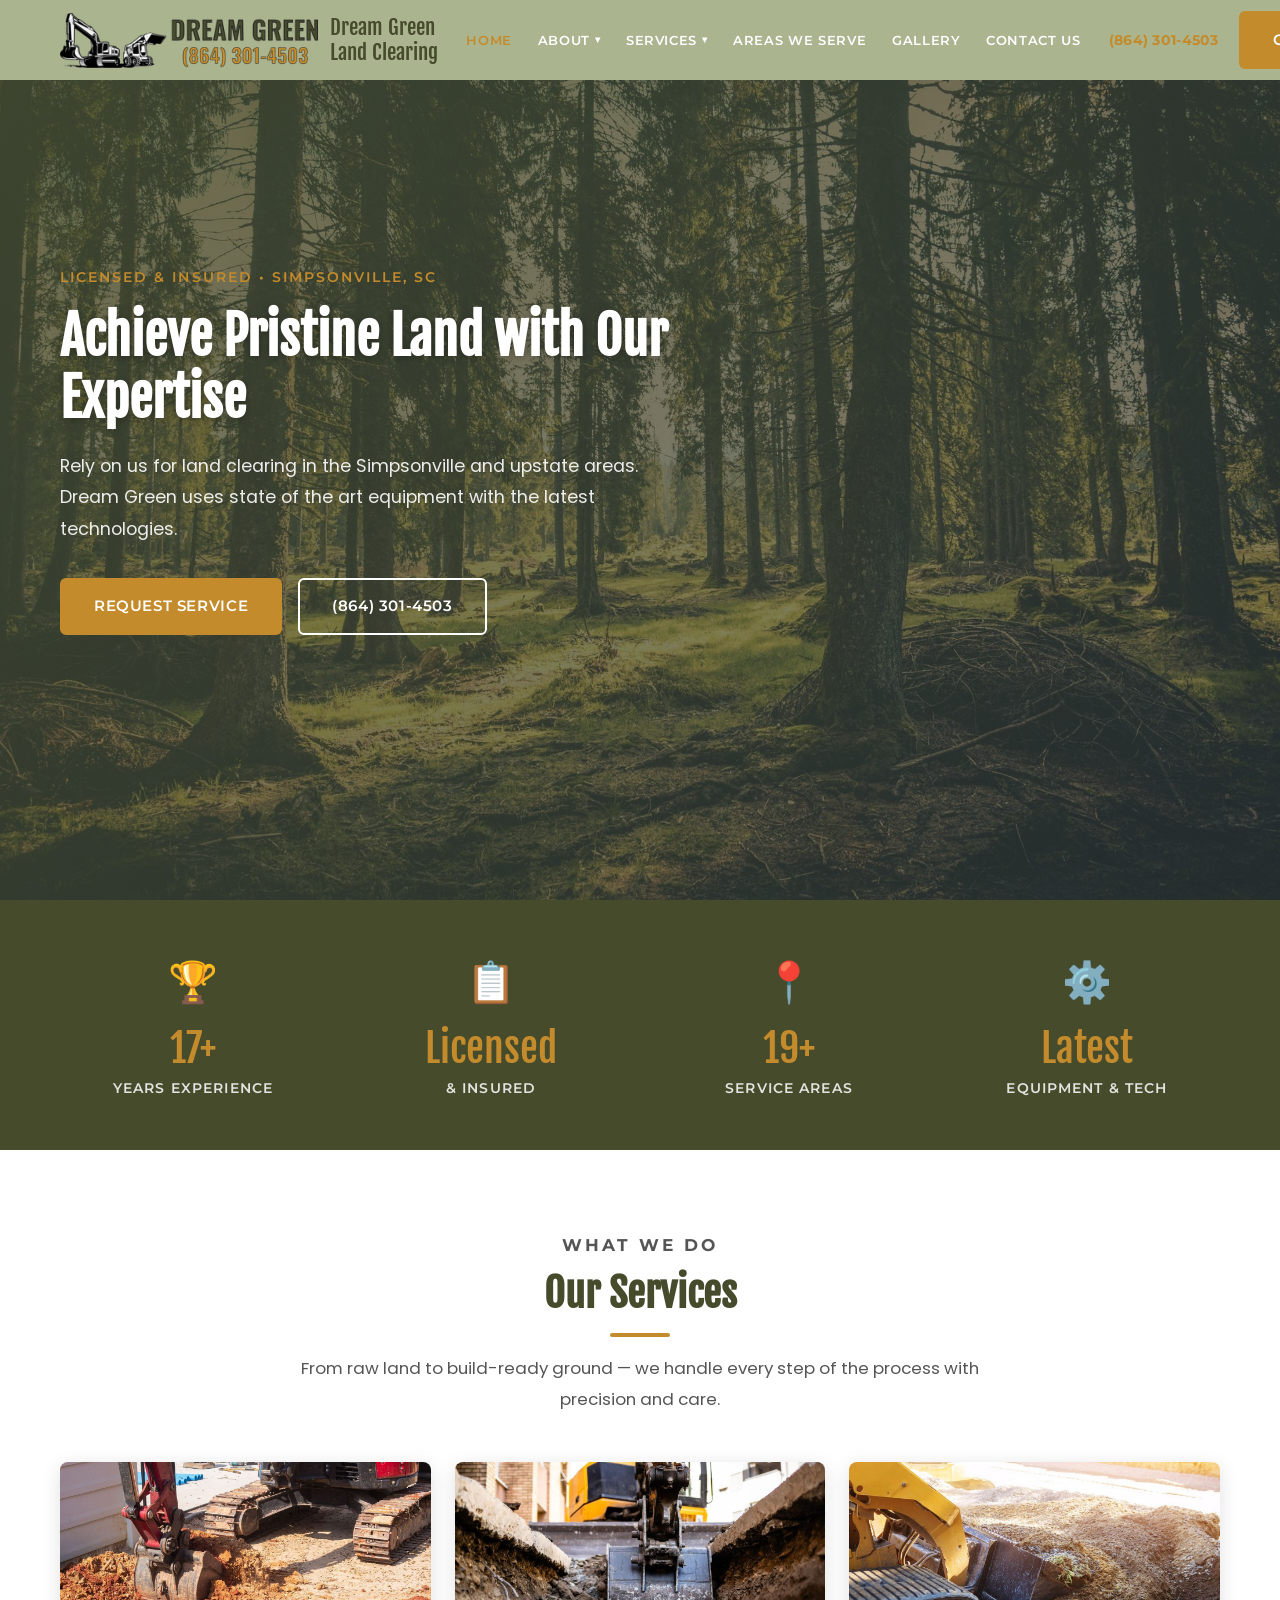
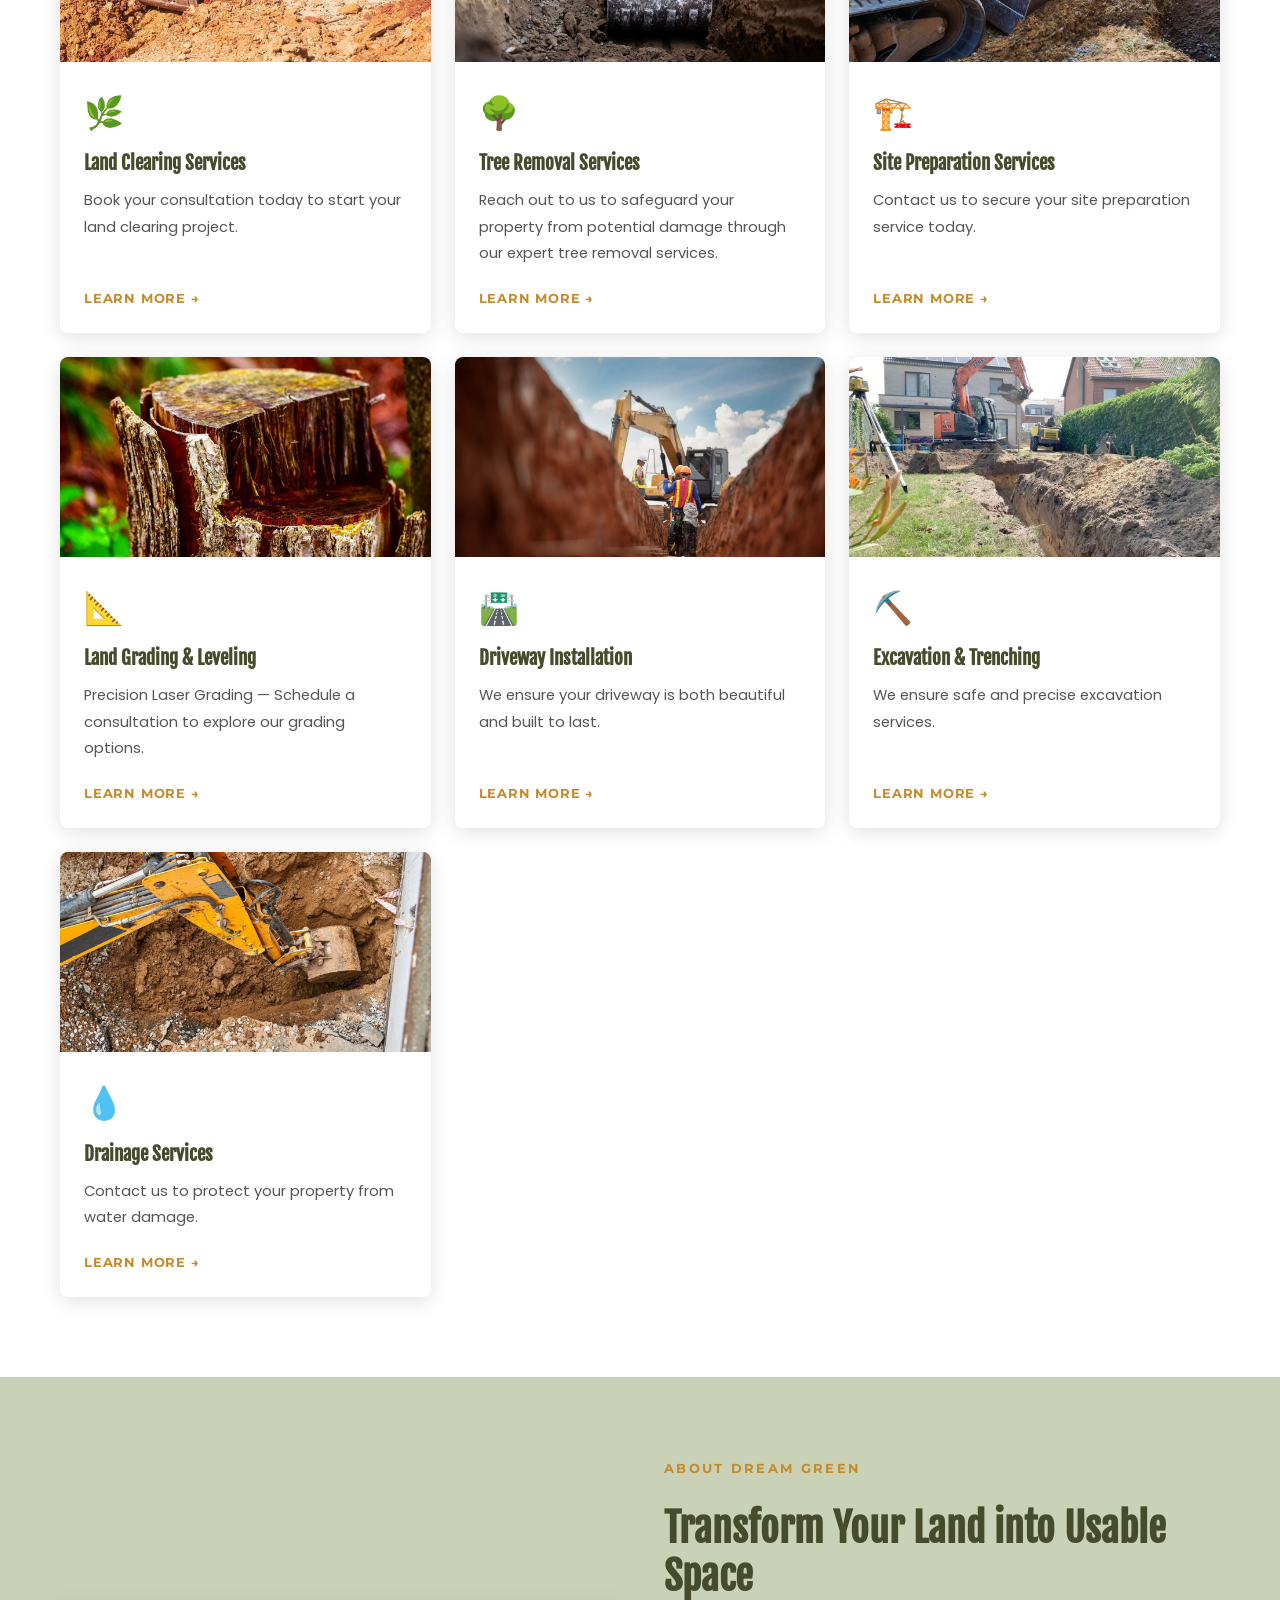
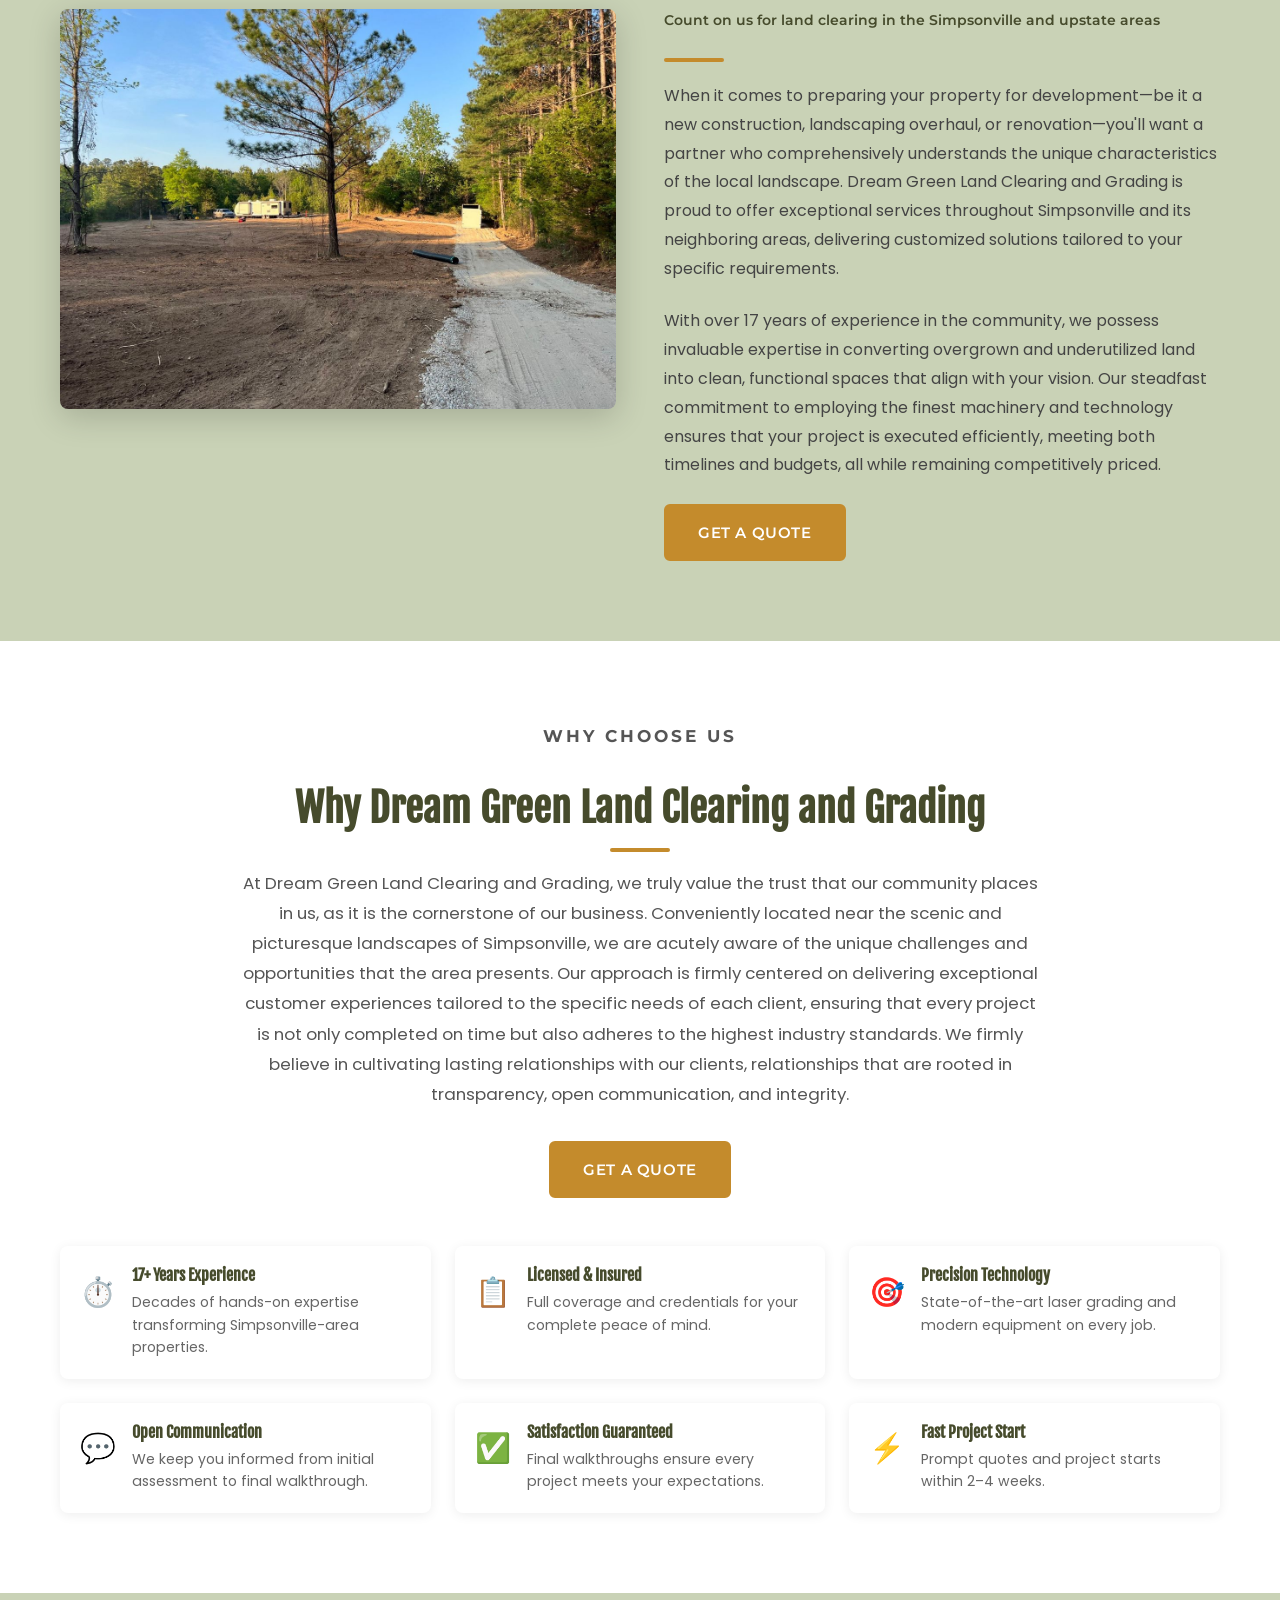
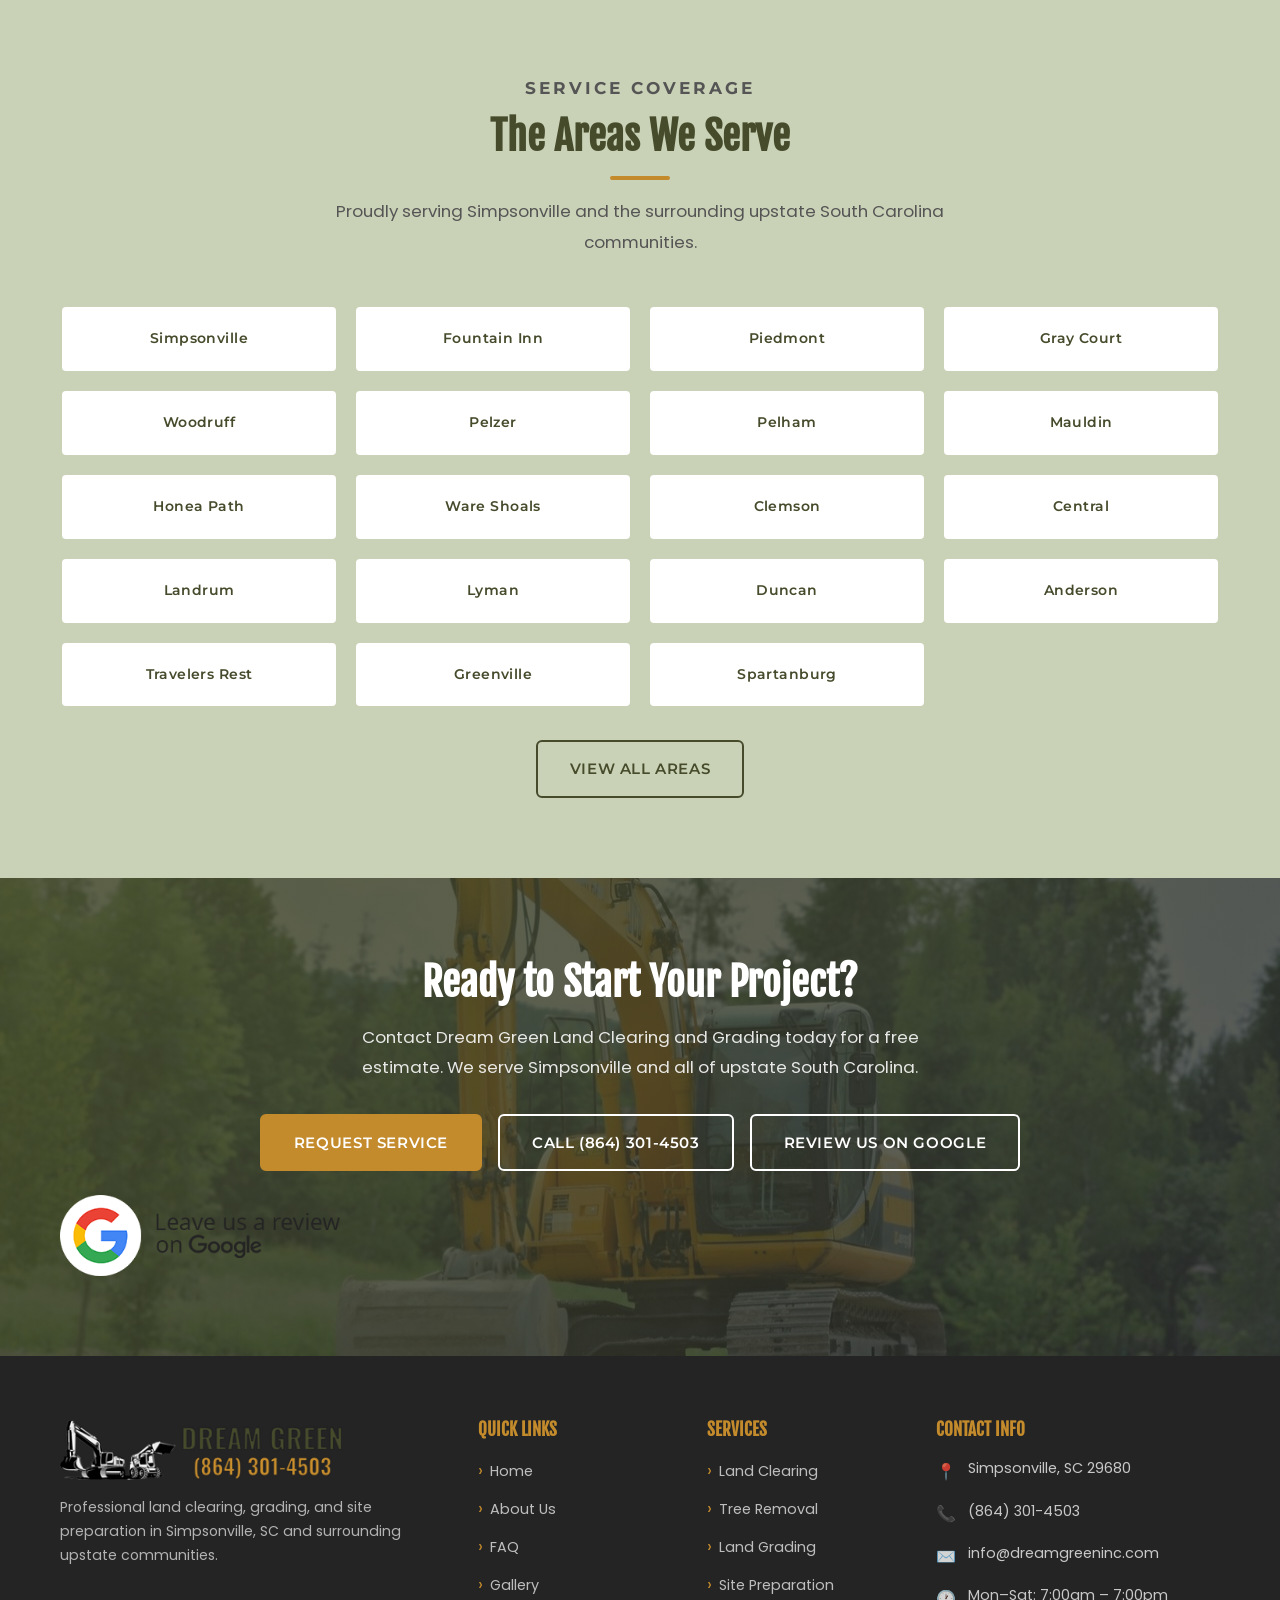
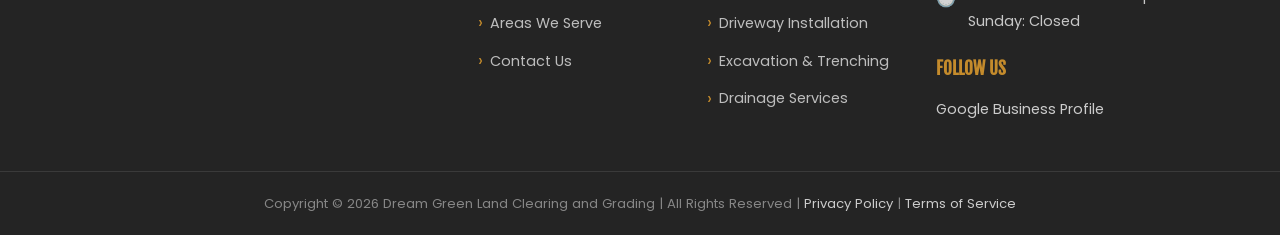
<file: index.html>
<!DOCTYPE html>
<html lang="en">
<head>
  <meta charset="UTF-8">
  <meta name="viewport" content="width=device-width, initial-scale=1.0">
  <title>Land Clearing | Dream Green Land Clearing and Grading</title>
  <meta name="description" content="Prepare your land for development with expert clearing & grading services. Start your project today!">
  <meta name="keywords" content="land clearing, grading, tree removal, site preparation, Simpsonville SC, upstate South Carolina, excavation, drainage">
  <link rel="canonical" href="https://www.dreamgreeninc.com/">

  <!-- Open Graph -->
  <meta property="og:type" content="website">
  <meta property="og:url" content="https://www.dreamgreeninc.com/">
  <meta property="og:title" content="Land Clearing | Dream Green Land Clearing and Grading">
  <meta property="og:description" content="Prepare your land for development with expert clearing & grading services. Start your project today!">
  <meta property="og:image" content="https://www.dreamgreeninc.com/images/pexels-photo-418831-1920w.jpeg">
  <meta property="og:site_name" content="Dream Green Land Clearing and Grading">

  <!-- Twitter Card -->
  <meta name="twitter:card" content="summary_large_image">
  <meta name="twitter:title" content="Land Clearing | Dream Green Land Clearing and Grading">
  <meta name="twitter:description" content="Prepare your land for development with expert clearing & grading services.">
  <meta name="twitter:image" content="https://www.dreamgreeninc.com/images/pexels-photo-418831-1920w.jpeg">

  <link rel="stylesheet" href="css/styles.css">

  <!-- Schema.org LocalBusiness -->
  <script type="application/ld+json">
  {
    "@context": "https://schema.org",
    "@type": "LocalBusiness",
    "name": "Dream Green Land Clearing and Grading",
    "description": "Professional land clearing, grading, tree removal, site preparation, excavation, and drainage services in Simpsonville, SC.",
    "url": "https://www.dreamgreeninc.com",
    "telephone": "+18643014503",
    "email": "info@dreamgreeninc.com",
    "address": {
      "@type": "PostalAddress",
      "addressLocality": "Simpsonville",
      "addressRegion": "SC",
      "postalCode": "29680",
      "addressCountry": "US"
    },
    "openingHoursSpecification": [
      {
        "@type": "OpeningHoursSpecification",
        "dayOfWeek": ["Monday","Tuesday","Wednesday","Thursday","Friday","Saturday"],
        "opens": "07:00",
        "closes": "19:00"
      }
    ],
    "hasMap": "https://maps.google.com/?q=Simpsonville,SC",
    "areaServed": ["Simpsonville","Greenville","Spartanburg","Mauldin","Fountain Inn","Piedmont","Anderson","Travelers Rest"],
    "sameAs": ["https://maps.app.goo.gl/QSWHWX5jcNX4MvyX7"]
  }
  </script>

  <!-- Google Analytics -->
  <script async src="https://www.googletagmanager.com/gtag/js?id=G-PLACEHOLDER"></script>
  <script>
    window.dataLayer = window.dataLayer || [];
    function gtag(){dataLayer.push(arguments);}
    gtag('js', new Date());
    gtag('config', 'G-PLACEHOLDER');
  </script>
</head>
<body>

  <a class="skip-link" href="#main">Skip to main content</a>

  <!-- ============================================================
       HEADER
  ============================================================ -->
  <header class="site-header" id="siteHeader">
    <div class="container">
      <div class="header-inner">
        <a href="index.html" class="header-logo" aria-label="Dream Green Land Clearing and Grading — Home">
          <img src="images/Temp%20Logo-306w.png" alt="Dream Green Land Clearing and Grading logo" width="60" height="55">
          <span>Dream Green<br>Land Clearing</span>
        </a>

        <nav class="main-nav" aria-label="Main navigation">
          <ul class="nav-list" role="list">
            <li class="nav-item"><a href="index.html" class="nav-link active">Home</a></li>
            <li class="nav-item">
              <a href="about.html" class="nav-link" aria-haspopup="true">About <span class="arrow">▾</span></a>
              <ul class="dropdown-menu" role="list">
                <li><a href="about.html">About Us</a></li>
                <li><a href="faq.html">FAQ</a></li>
              </ul>
            </li>
            <li class="nav-item">
              <a href="#services" class="nav-link" aria-haspopup="true">Services <span class="arrow">▾</span></a>
              <ul class="dropdown-menu" role="list">
                <li><a href="services/land-clearing.html">Land Clearing Services</a></li>
                <li><a href="services/tree-removal.html">Tree Removal Services</a></li>
                <li><a href="services/land-grading.html">Land Grading &amp; Leveling</a></li>
                <li><a href="services/site-preparation.html">Site Preparation</a></li>
                <li><a href="services/driveway-installation.html">Driveway Installation</a></li>
                <li><a href="services/excavation-trenching.html">Excavation &amp; Trenching</a></li>
                <li><a href="services/drainage.html">Drainage Services</a></li>
              </ul>
            </li>
            <li class="nav-item"><a href="areas-we-serve.html" class="nav-link">Areas We Serve</a></li>
            <li class="nav-item"><a href="gallery.html" class="nav-link">Gallery</a></li>
            <li class="nav-item"><a href="contact.html" class="nav-link">Contact Us</a></li>
          </ul>
        </nav>

        <div class="header-cta">
          <a href="tel:+18643014503" class="header-phone" aria-label="Call us at (864) 301-4503">(864) 301-4503</a>
          <a href="contact.html" class="btn btn-primary">Get a Quote</a>
        </div>

        <button class="hamburger" id="hamburger" aria-label="Toggle mobile navigation" aria-expanded="false" aria-controls="mobileNav">
          <span></span><span></span><span></span>
        </button>
      </div>
    </div>
  </header>

  <!-- Mobile Nav -->
  <nav class="mobile-nav" id="mobileNav" aria-label="Mobile navigation">
    <ul class="mobile-nav-list" role="list">
      <li><a href="index.html" class="mobile-nav-link">Home</a></li>
      <li>
        <button class="mobile-nav-link mobile-nav-toggle" data-submenu="mobileAbout" aria-expanded="false">
          About <span class="submenu-arrow">›</span>
        </button>
        <div class="mobile-submenu" id="mobileAbout">
          <a href="about.html">About Us</a>
          <a href="faq.html">FAQ</a>
        </div>
      </li>
      <li>
        <button class="mobile-nav-link mobile-nav-toggle" data-submenu="mobileServices" aria-expanded="false">
          Services <span class="submenu-arrow">›</span>
        </button>
        <div class="mobile-submenu" id="mobileServices">
          <a href="services/land-clearing.html">Land Clearing</a>
          <a href="services/tree-removal.html">Tree Removal</a>
          <a href="services/land-grading.html">Land Grading &amp; Leveling</a>
          <a href="services/site-preparation.html">Site Preparation</a>
          <a href="services/driveway-installation.html">Driveway Installation</a>
          <a href="services/excavation-trenching.html">Excavation &amp; Trenching</a>
          <a href="services/drainage.html">Drainage Services</a>
        </div>
      </li>
      <li><a href="areas-we-serve.html" class="mobile-nav-link">Areas We Serve</a></li>
      <li><a href="gallery.html" class="mobile-nav-link">Gallery</a></li>
      <li><a href="contact.html" class="mobile-nav-link">Contact Us</a></li>
    </ul>
    <a href="tel:+18643014503" class="mobile-nav-phone">(864) 301-4503</a>
  </nav>

  <!-- ============================================================
       MAIN
  ============================================================ -->
  <main id="main">

    <!-- Hero -->
    <section class="hero" style="background-image: url('images/pexels-photo-418831-1920w.jpeg');" aria-label="Hero">
      <div class="container">
        <div class="hero-content">
          <p class="hero-eyebrow">Licensed &amp; Insured • Simpsonville, SC</p>
          <h1>Achieve Pristine Land with Our Expertise</h1>
          <p class="hero-sub">Rely on us for land clearing in the Simpsonville and upstate areas. Dream Green uses state of the art equipment with the latest technologies.</p>
          <div class="hero-actions">
            <a href="contact.html" class="btn btn-primary">Request Service</a>
            <a href="tel:+18643014503" class="btn btn-outline">(864) 301-4503</a>
          </div>
        </div>
      </div>
    </section>

    <!-- Trust Bar -->
    <div class="trust-bar" aria-label="Company highlights">
      <div class="container">
        <div class="trust-grid">
          <div class="trust-item">
            <span class="trust-icon">🏆</span>
            <span class="trust-number">17+</span>
            <span class="trust-label">Years Experience</span>
          </div>
          <div class="trust-item">
            <span class="trust-icon">📋</span>
            <span class="trust-number">Licensed</span>
            <span class="trust-label">&amp; Insured</span>
          </div>
          <div class="trust-item">
            <span class="trust-icon">📍</span>
            <span class="trust-number">19+</span>
            <span class="trust-label">Service Areas</span>
          </div>
          <div class="trust-item">
            <span class="trust-icon">⚙️</span>
            <span class="trust-number">Latest</span>
            <span class="trust-label">Equipment &amp; Tech</span>
          </div>
        </div>
      </div>
    </div>

    <!-- Services Grid -->
    <section class="section-padding" id="services" aria-labelledby="services-heading">
      <div class="container">
        <div class="section-header text-center">
          <p class="section-eyebrow">What We Do</p>
          <h2 id="services-heading">Our Services</h2>
          <div class="divider center"></div>
          <p>From raw land to build-ready ground — we handle every step of the process with precision and care.</p>
        </div>
        <div class="services-grid">

          <article class="service-card">
            <img class="service-card-img" src="images/shutterstock_2576425903-min-1280w.jpg" alt="Land clearing equipment working on overgrown land in Simpsonville SC" loading="lazy">
            <div class="service-card-body">
              <div class="service-card-icon">🌿</div>
              <h3>Land Clearing Services</h3>
              <p>Book your consultation today to start your land clearing project.</p>
              <a href="services/land-clearing.html" class="card-link">Learn More →</a>
            </div>
          </article>

          <article class="service-card">
            <img class="service-card-img" src="images/shutterstock_2501365397-min-1280w.jpg" alt="Professional tree removal service in Simpsonville SC" loading="lazy">
            <div class="service-card-body">
              <div class="service-card-icon">🌳</div>
              <h3>Tree Removal Services</h3>
              <p>Reach out to us to safeguard your property from potential damage through our expert tree removal services.</p>
              <a href="services/tree-removal.html" class="card-link">Learn More →</a>
            </div>
          </article>

          <article class="service-card">
            <img class="service-card-img" src="images/shutterstock_1499767541-min-1280w.jpg" alt="Site preparation services for construction in Simpsonville SC" loading="lazy">
            <div class="service-card-body">
              <div class="service-card-icon">🏗️</div>
              <h3>Site Preparation Services</h3>
              <p>Contact us to secure your site preparation service today.</p>
              <a href="services/site-preparation.html" class="card-link">Learn More →</a>
            </div>
          </article>

          <article class="service-card">
            <img class="service-card-img" src="images/pexels-photo-905614-1280w.jpeg" alt="Precision laser land grading and leveling in Simpsonville SC" loading="lazy">
            <div class="service-card-body">
              <div class="service-card-icon">📐</div>
              <h3>Land Grading &amp; Leveling</h3>
              <p>Precision Laser Grading — Schedule a consultation to explore our grading options.</p>
              <a href="services/land-grading.html" class="card-link">Learn More →</a>
            </div>
          </article>

          <article class="service-card">
            <img class="service-card-img" src="images/shutterstock_1163120776-min-1280w.jpg" alt="Driveway installation services in Simpsonville SC" loading="lazy">
            <div class="service-card-body">
              <div class="service-card-icon">🛣️</div>
              <h3>Driveway Installation</h3>
              <p>We ensure your driveway is both beautiful and built to last.</p>
              <a href="services/driveway-installation.html" class="card-link">Learn More →</a>
            </div>
          </article>

          <article class="service-card">
            <img class="service-card-img" src="images/construction-construction-machinery-digger-digging-4702559.v2.0000000-1280w.jpg" alt="Excavation and trenching services in Simpsonville SC" loading="lazy">
            <div class="service-card-body">
              <div class="service-card-icon">⛏️</div>
              <h3>Excavation &amp; Trenching</h3>
              <p>We ensure safe and precise excavation services.</p>
              <a href="services/excavation-trenching.html" class="card-link">Learn More →</a>
            </div>
          </article>

          <article class="service-card">
            <img class="service-card-img" src="images/shutterstock_1994349899%20(1)-min-1280w.jpg" alt="Drainage solutions and French drain installation in Simpsonville SC" loading="lazy">
            <div class="service-card-body">
              <div class="service-card-icon">💧</div>
              <h3>Drainage Services</h3>
              <p>Contact us to protect your property from water damage.</p>
              <a href="services/drainage.html" class="card-link">Learn More →</a>
            </div>
          </article>

        </div>
      </div>
    </section>

    <!-- About Section -->
    <section class="section-padding bg-pale" aria-labelledby="about-heading">
      <div class="container">
        <div class="two-col">
          <div class="two-col-img">
            <img src="images/land-clearing-excavator-simpsonville-sc-1280w.jpg" alt="Dream Green land clearing crew working on a project in Simpsonville SC" loading="lazy">
          </div>
          <div class="two-col-content">
            <p class="section-eyebrow">About Dream Green</p>
            <h2 id="about-heading">Transform Your Land into Usable Space</h2>
            <p class="text-primary" style="font-family: var(--font-nav); font-size: 0.9rem; font-weight: 600;">Count on us for land clearing in the Simpsonville and upstate areas</p>
            <div class="divider"></div>
            <p>When it comes to preparing your property for development—be it a new construction, landscaping overhaul, or renovation—you'll want a partner who comprehensively understands the unique characteristics of the local landscape. Dream Green Land Clearing and Grading is proud to offer exceptional services throughout Simpsonville and its neighboring areas, delivering customized solutions tailored to your specific requirements.</p>
            <p>With over 17 years of experience in the community, we possess invaluable expertise in converting overgrown and underutilized land into clean, functional spaces that align with your vision. Our steadfast commitment to employing the finest machinery and technology ensures that your project is executed efficiently, meeting both timelines and budgets, all while remaining competitively priced.</p>
            <a href="contact.html" class="btn btn-primary-dark">Get a Quote</a>
          </div>
        </div>
      </div>
    </section>

    <!-- Why Choose Us -->
    <section class="section-padding" aria-labelledby="why-heading">
      <div class="container">
        <div class="why-content">
          <p class="section-eyebrow">Why Choose Us</p>
          <h2 id="why-heading">Why Dream Green Land Clearing and Grading</h2>
          <div class="divider center"></div>
          <p>At Dream Green Land Clearing and Grading, we truly value the trust that our community places in us, as it is the cornerstone of our business. Conveniently located near the scenic and picturesque landscapes of Simpsonville, we are acutely aware of the unique challenges and opportunities that the area presents. Our approach is firmly centered on delivering exceptional customer experiences tailored to the specific needs of each client, ensuring that every project is not only completed on time but also adheres to the highest industry standards. We firmly believe in cultivating lasting relationships with our clients, relationships that are rooted in transparency, open communication, and integrity.</p>
          <a href="contact.html" class="btn btn-primary-dark">Get a Quote</a>
        </div>
        <div class="features-grid">
          <div class="feature-item">
            <span class="feature-icon">⏱️</span>
            <div>
              <h4>17+ Years Experience</h4>
              <p>Decades of hands-on expertise transforming Simpsonville-area properties.</p>
            </div>
          </div>
          <div class="feature-item">
            <span class="feature-icon">📋</span>
            <div>
              <h4>Licensed &amp; Insured</h4>
              <p>Full coverage and credentials for your complete peace of mind.</p>
            </div>
          </div>
          <div class="feature-item">
            <span class="feature-icon">🎯</span>
            <div>
              <h4>Precision Technology</h4>
              <p>State-of-the-art laser grading and modern equipment on every job.</p>
            </div>
          </div>
          <div class="feature-item">
            <span class="feature-icon">💬</span>
            <div>
              <h4>Open Communication</h4>
              <p>We keep you informed from initial assessment to final walkthrough.</p>
            </div>
          </div>
          <div class="feature-item">
            <span class="feature-icon">✅</span>
            <div>
              <h4>Satisfaction Guaranteed</h4>
              <p>Final walkthroughs ensure every project meets your expectations.</p>
            </div>
          </div>
          <div class="feature-item">
            <span class="feature-icon">⚡</span>
            <div>
              <h4>Fast Project Start</h4>
              <p>Prompt quotes and project starts within 2–4 weeks.</p>
            </div>
          </div>
        </div>
      </div>
    </section>

    <!-- Areas We Serve Preview -->
    <section class="section-padding bg-pale" aria-labelledby="areas-heading">
      <div class="container">
        <div class="section-header text-center">
          <p class="section-eyebrow">Service Coverage</p>
          <h2 id="areas-heading">The Areas We Serve</h2>
          <div class="divider center"></div>
          <p>Proudly serving Simpsonville and the surrounding upstate South Carolina communities.</p>
        </div>
        <div class="areas-grid">
          <div class="area-card">Simpsonville</div>
          <div class="area-card">Fountain Inn</div>
          <div class="area-card">Piedmont</div>
          <div class="area-card">Gray Court</div>
          <div class="area-card">Woodruff</div>
          <div class="area-card">Pelzer</div>
          <div class="area-card">Pelham</div>
          <div class="area-card">Mauldin</div>
          <div class="area-card">Honea Path</div>
          <div class="area-card">Ware Shoals</div>
          <div class="area-card">Clemson</div>
          <div class="area-card">Central</div>
          <div class="area-card">Landrum</div>
          <div class="area-card">Lyman</div>
          <div class="area-card">Duncan</div>
          <div class="area-card">Anderson</div>
          <div class="area-card">Travelers Rest</div>
          <div class="area-card">Greenville</div>
          <div class="area-card">Spartanburg</div>
        </div>
        <div class="text-center" style="margin-top: 2rem;">
          <a href="areas-we-serve.html" class="btn btn-outline-dark">View All Areas</a>
        </div>
      </div>
    </section>

    <!-- CTA Banner -->
    <section class="cta-banner" style="background-image: url('images/pexels-photo-95687-1280w.jpeg');" aria-label="Call to action">
      <div class="container">
        <h2>Ready to Start Your Project?</h2>
        <p>Contact Dream Green Land Clearing and Grading today for a free estimate. We serve Simpsonville and all of upstate South Carolina.</p>
        <div style="display: flex; gap: 1rem; justify-content: center; flex-wrap: wrap; align-items: center;">
          <a href="contact.html" class="btn btn-primary">Request Service</a>
          <a href="tel:+18643014503" class="btn btn-outline">Call (864) 301-4503</a>
          <a href="https://maps.app.goo.gl/QSWHWX5jcNX4MvyX7" target="_blank" rel="noopener noreferrer" class="btn btn-outline" style="border-color: #fff;">Review Us on Google</a>
        </div>
        <div style="margin-top: 1.5rem;">
          <a href="https://maps.app.goo.gl/QSWHWX5jcNX4MvyX7" target="_blank" rel="noopener noreferrer">
            <img src="images/click-to-leave-review-small2-1280w.png" alt="Click to leave a review on Google for Dream Green Land Clearing" style="max-width: 280px; border-radius: 8px;">
          </a>
        </div>
      </div>
    </section>

  </main>

  <!-- ============================================================
       FOOTER
  ============================================================ -->
  <footer class="site-footer" aria-label="Site footer">
    <div class="container">
      <div class="footer-grid">
        <div class="footer-brand">
          <img src="images/Temp%20Logo-306w.png" alt="Dream Green Land Clearing and Grading logo">
          <p>Professional land clearing, grading, and site preparation in Simpsonville, SC and surrounding upstate communities.</p>
        </div>
        <div class="footer-section">
          <h4>Quick Links</h4>
          <nav class="footer-links" aria-label="Footer navigation">
            <a href="index.html">Home</a>
            <a href="about.html">About Us</a>
            <a href="faq.html">FAQ</a>
            <a href="gallery.html">Gallery</a>
            <a href="areas-we-serve.html">Areas We Serve</a>
            <a href="contact.html">Contact Us</a>
          </nav>
        </div>
        <div class="footer-section">
          <h4>Services</h4>
          <nav class="footer-links" aria-label="Services navigation">
            <a href="services/land-clearing.html">Land Clearing</a>
            <a href="services/tree-removal.html">Tree Removal</a>
            <a href="services/land-grading.html">Land Grading</a>
            <a href="services/site-preparation.html">Site Preparation</a>
            <a href="services/driveway-installation.html">Driveway Installation</a>
            <a href="services/excavation-trenching.html">Excavation &amp; Trenching</a>
            <a href="services/drainage.html">Drainage Services</a>
          </nav>
        </div>
        <div class="footer-section">
          <h4>Contact Info</h4>
          <div class="footer-contact-item">
            <span>📍</span>
            <p>Simpsonville, SC 29680</p>
          </div>
          <div class="footer-contact-item">
            <span>📞</span>
            <a href="tel:+18643014503">(864) 301-4503</a>
          </div>
          <div class="footer-contact-item">
            <span>✉️</span>
            <a href="mailto:info@dreamgreeninc.com">info@dreamgreeninc.com</a>
          </div>
          <div class="footer-contact-item">
            <span>🕐</span>
            <p>Mon–Sat: 7:00am – 7:00pm<br>Sunday: Closed</p>
          </div>
          <h4 style="margin-top: 1.5rem;">Follow Us</h4>
          <a href="https://maps.app.goo.gl/QSWHWX5jcNX4MvyX7" target="_blank" rel="noopener noreferrer" style="color: #ccc; text-decoration: none; font-size: 0.9rem;">Google Business Profile</a>
        </div>
      </div>
    </div>
    <div class="footer-bottom">
      <div class="container">
        <p>Copyright &copy; <span id="year"></span> Dream Green Land Clearing and Grading | All Rights Reserved | <a href="privacy-policy.html" style="color: #ccc;">Privacy Policy</a> | <a href="terms-of-service.html" style="color: #ccc;">Terms of Service</a></p>
      </div>
    </div>
  </footer>

  <script src="js/main.js"></script>
  <script>document.getElementById('year').textContent = new Date().getFullYear();</script>
</body>
</html>
</file>
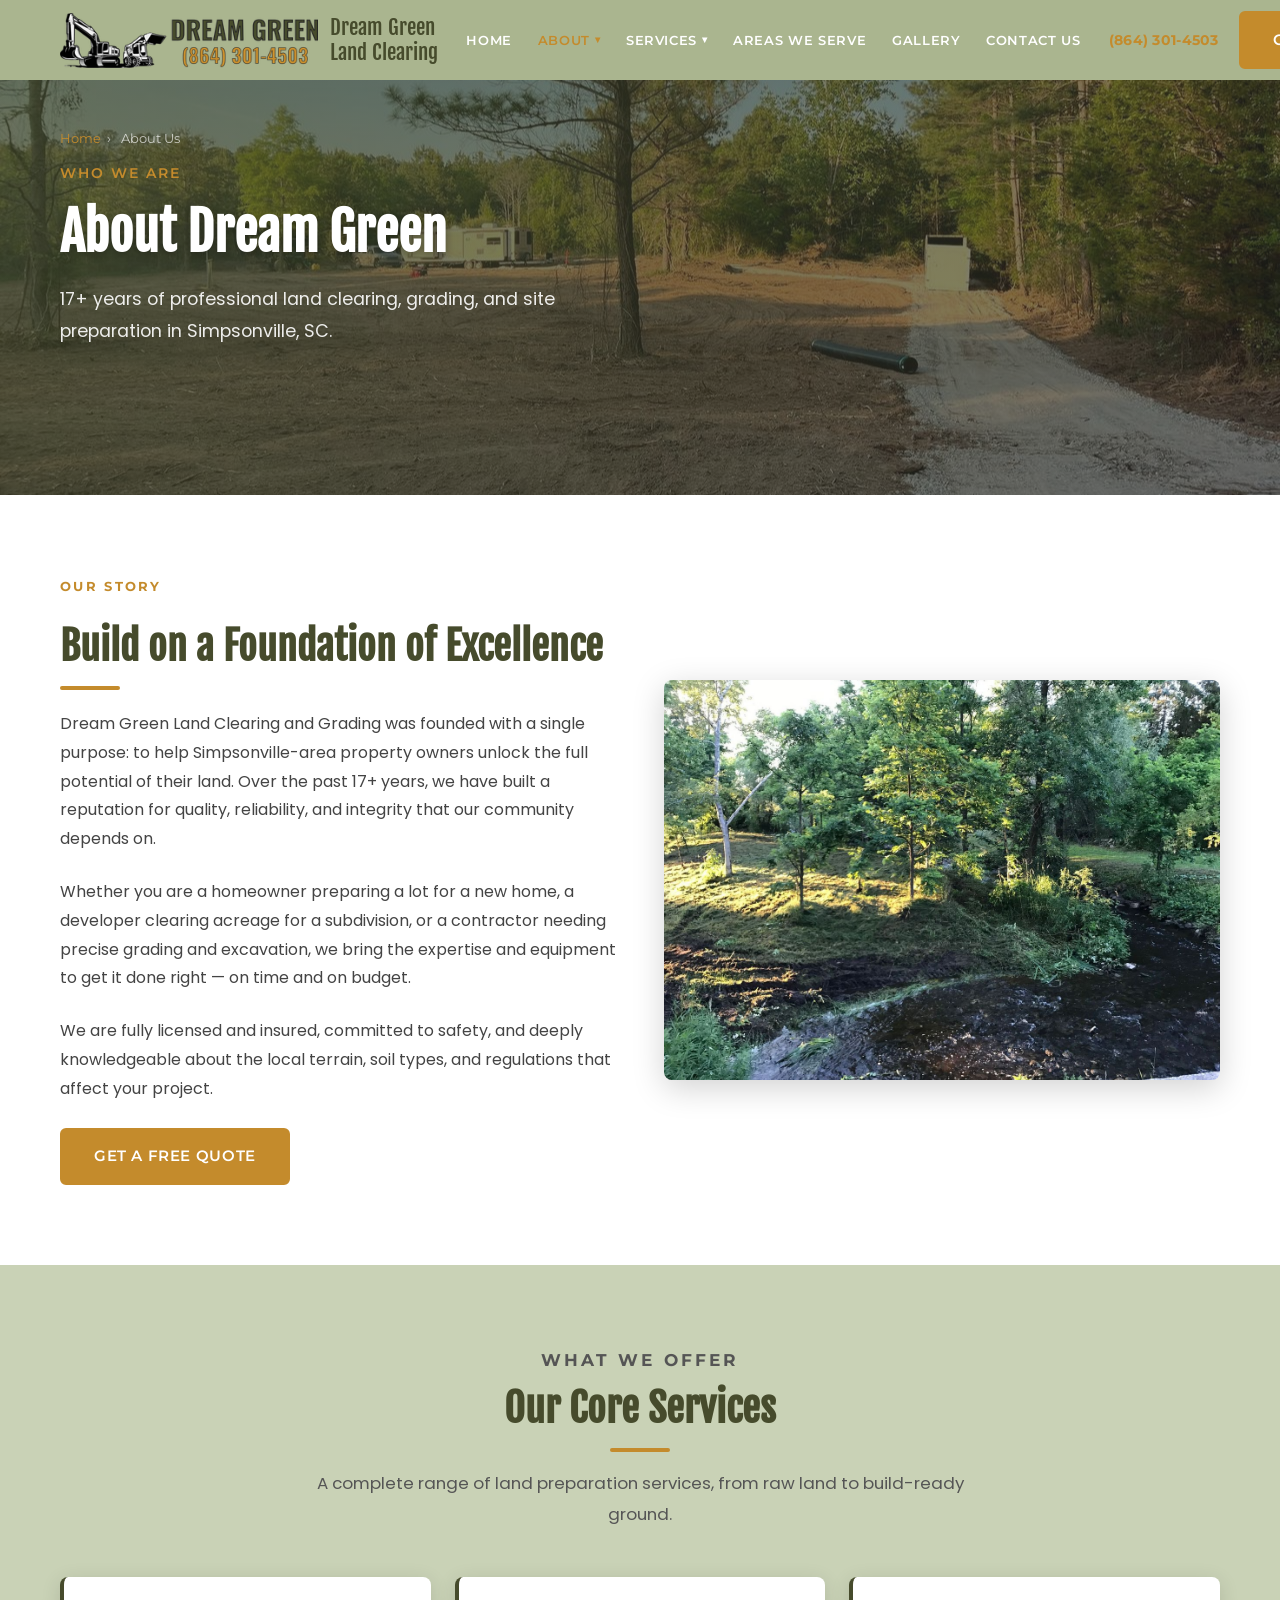
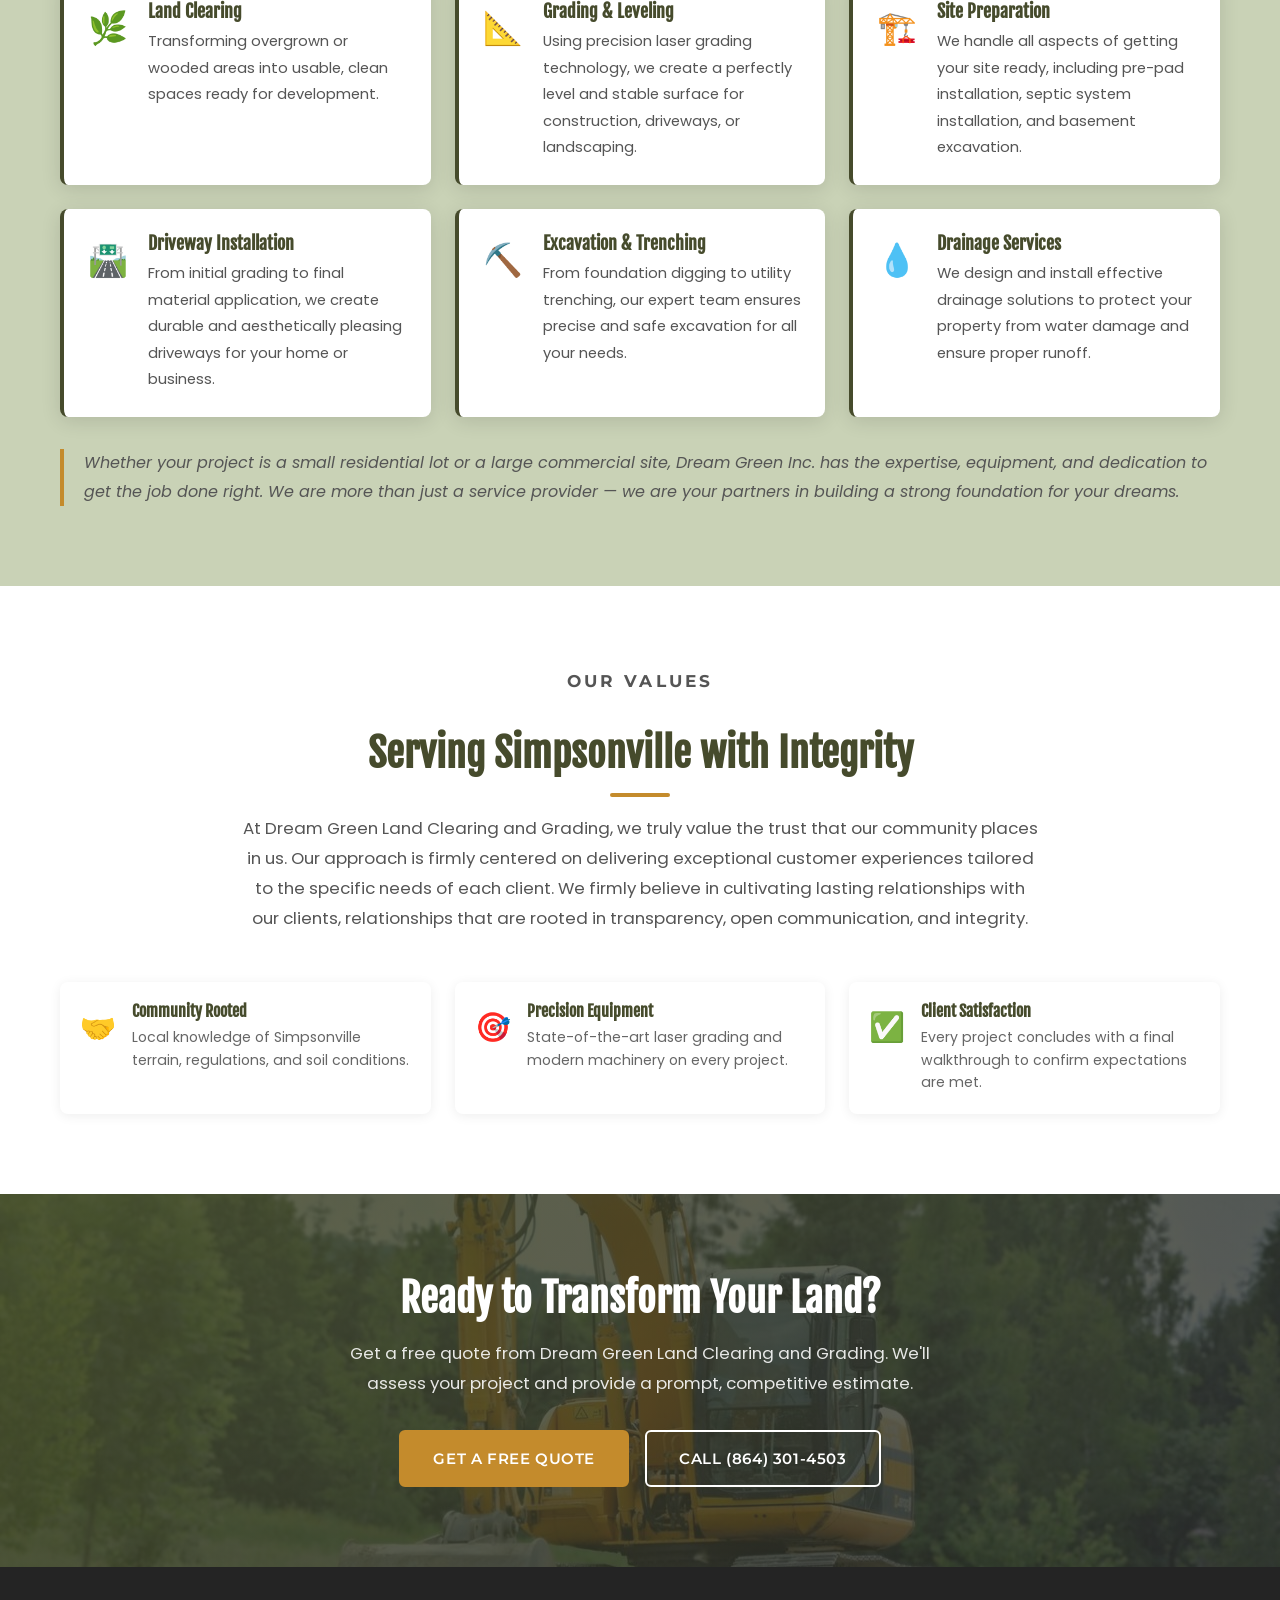
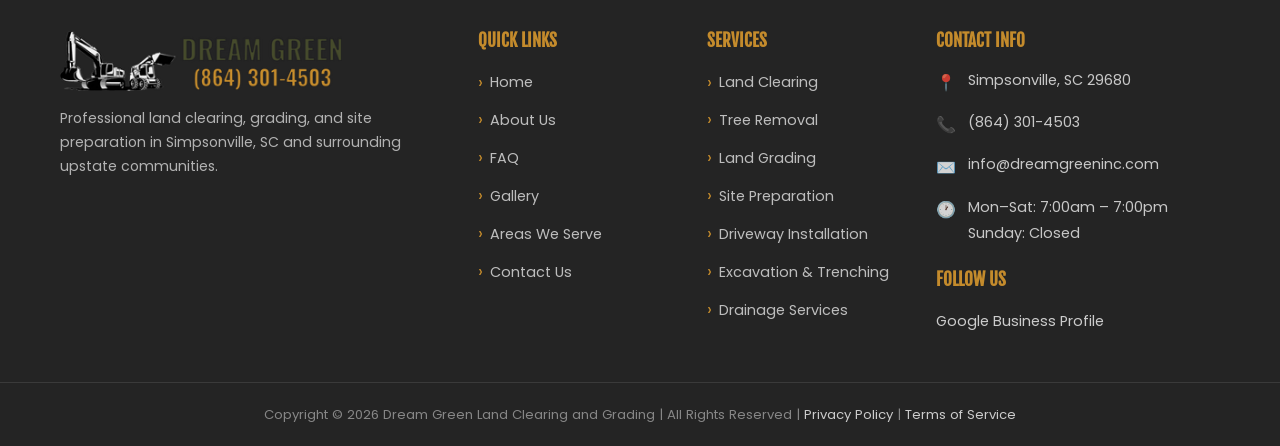
<file: about.html>
<!DOCTYPE html>
<html lang="en">
<head>
  <meta charset="UTF-8">
  <meta name="viewport" content="width=device-width, initial-scale=1.0">
  <title>About Us | Dream Green Land Clearing and Grading</title>
  <meta name="description" content="Learn about Dream Green's 17+ years of land clearing, grading, and site preparation expertise in Simpsonville, SC.">
  <meta name="keywords" content="about Dream Green, land clearing company Simpsonville SC, experienced land grading, licensed insured land clearing">
  <link rel="canonical" href="https://www.dreamgreeninc.com/about.html">

  <!-- Open Graph -->
  <meta property="og:type" content="website">
  <meta property="og:url" content="https://www.dreamgreeninc.com/about.html">
  <meta property="og:title" content="About Us | Dream Green Land Clearing and Grading">
  <meta property="og:description" content="Learn about Dream Green's 17+ years of land clearing, grading, and site preparation expertise in Simpsonville, SC.">
  <meta property="og:image" content="https://www.dreamgreeninc.com/images/land-clearing-excavator-simpsonville-sc-1280w.jpg">
  <meta property="og:site_name" content="Dream Green Land Clearing and Grading">

  <link rel="stylesheet" href="css/styles.css">

  <script type="application/ld+json">
  {
    "@context": "https://schema.org",
    "@type": "LocalBusiness",
    "name": "Dream Green Land Clearing and Grading",
    "description": "Professional land clearing, grading, tree removal, site preparation, excavation, and drainage services in Simpsonville, SC.",
    "url": "https://www.dreamgreeninc.com",
    "telephone": "+18643014503",
    "email": "info@dreamgreeninc.com",
    "address": {
      "@type": "PostalAddress",
      "addressLocality": "Simpsonville",
      "addressRegion": "SC",
      "postalCode": "29680",
      "addressCountry": "US"
    },
    "openingHoursSpecification": [
      {
        "@type": "OpeningHoursSpecification",
        "dayOfWeek": ["Monday","Tuesday","Wednesday","Thursday","Friday","Saturday"],
        "opens": "07:00",
        "closes": "19:00"
      }
    ],
    "sameAs": ["https://maps.app.goo.gl/QSWHWX5jcNX4MvyX7"]
  }
  </script>

  <!-- Google Analytics -->
  <script async src="https://www.googletagmanager.com/gtag/js?id=G-PLACEHOLDER"></script>
  <script>
    window.dataLayer = window.dataLayer || [];
    function gtag(){dataLayer.push(arguments);}
    gtag('js', new Date());
    gtag('config', 'G-PLACEHOLDER');
  </script>
</head>
<body>

  <a class="skip-link" href="#main">Skip to main content</a>

  <!-- HEADER -->
  <header class="site-header solid" id="siteHeader">
    <div class="container">
      <div class="header-inner">
        <a href="index.html" class="header-logo" aria-label="Dream Green Land Clearing and Grading — Home">
          <img src="images/Temp%20Logo-306w.png" alt="Dream Green Land Clearing and Grading logo" width="60" height="55">
          <span>Dream Green<br>Land Clearing</span>
        </a>
        <nav class="main-nav" aria-label="Main navigation">
          <ul class="nav-list" role="list">
            <li class="nav-item"><a href="index.html" class="nav-link">Home</a></li>
            <li class="nav-item">
              <a href="about.html" class="nav-link active" aria-haspopup="true">About <span class="arrow">▾</span></a>
              <ul class="dropdown-menu" role="list">
                <li><a href="about.html">About Us</a></li>
                <li><a href="faq.html">FAQ</a></li>
              </ul>
            </li>
            <li class="nav-item">
              <a href="index.html#services" class="nav-link" aria-haspopup="true">Services <span class="arrow">▾</span></a>
              <ul class="dropdown-menu" role="list">
                <li><a href="services/land-clearing.html">Land Clearing Services</a></li>
                <li><a href="services/tree-removal.html">Tree Removal Services</a></li>
                <li><a href="services/land-grading.html">Land Grading &amp; Leveling</a></li>
                <li><a href="services/site-preparation.html">Site Preparation</a></li>
                <li><a href="services/driveway-installation.html">Driveway Installation</a></li>
                <li><a href="services/excavation-trenching.html">Excavation &amp; Trenching</a></li>
                <li><a href="services/drainage.html">Drainage Services</a></li>
              </ul>
            </li>
            <li class="nav-item"><a href="areas-we-serve.html" class="nav-link">Areas We Serve</a></li>
            <li class="nav-item"><a href="gallery.html" class="nav-link">Gallery</a></li>
            <li class="nav-item"><a href="contact.html" class="nav-link">Contact Us</a></li>
          </ul>
        </nav>
        <div class="header-cta">
          <a href="tel:+18643014503" class="header-phone">(864) 301-4503</a>
          <a href="contact.html" class="btn btn-primary">Get a Quote</a>
        </div>
        <button class="hamburger" id="hamburger" aria-label="Toggle mobile navigation" aria-expanded="false" aria-controls="mobileNav">
          <span></span><span></span><span></span>
        </button>
      </div>
    </div>
  </header>

  <!-- Mobile Nav -->
  <nav class="mobile-nav" id="mobileNav" aria-label="Mobile navigation">
    <ul class="mobile-nav-list" role="list">
      <li><a href="index.html" class="mobile-nav-link">Home</a></li>
      <li>
        <button class="mobile-nav-link mobile-nav-toggle" data-submenu="mobileAbout">About <span class="submenu-arrow">›</span></button>
        <div class="mobile-submenu" id="mobileAbout">
          <a href="about.html">About Us</a>
          <a href="faq.html">FAQ</a>
        </div>
      </li>
      <li>
        <button class="mobile-nav-link mobile-nav-toggle" data-submenu="mobileServices">Services <span class="submenu-arrow">›</span></button>
        <div class="mobile-submenu" id="mobileServices">
          <a href="services/land-clearing.html">Land Clearing</a>
          <a href="services/tree-removal.html">Tree Removal</a>
          <a href="services/land-grading.html">Land Grading &amp; Leveling</a>
          <a href="services/site-preparation.html">Site Preparation</a>
          <a href="services/driveway-installation.html">Driveway Installation</a>
          <a href="services/excavation-trenching.html">Excavation &amp; Trenching</a>
          <a href="services/drainage.html">Drainage Services</a>
        </div>
      </li>
      <li><a href="areas-we-serve.html" class="mobile-nav-link">Areas We Serve</a></li>
      <li><a href="gallery.html" class="mobile-nav-link">Gallery</a></li>
      <li><a href="contact.html" class="mobile-nav-link">Contact Us</a></li>
    </ul>
    <a href="tel:+18643014503" class="mobile-nav-phone">(864) 301-4503</a>
  </nav>

  <!-- MAIN -->
  <main id="main">

    <!-- Page Hero -->
    <section class="hero hero-sm" style="background-image: url('images/land-clearing-excavator-simpsonville-sc-1280w.jpg');" aria-label="About Us">
      <div class="container">
        <div class="hero-content">
          <nav class="breadcrumb" aria-label="Breadcrumb">
            <a href="index.html">Home</a><span>›</span> About Us
          </nav>
          <p class="hero-eyebrow">Who We Are</p>
          <h1>About Dream Green</h1>
          <p class="hero-sub">17+ years of professional land clearing, grading, and site preparation in Simpsonville, SC.</p>
        </div>
      </div>
    </section>

    <!-- About Intro -->
    <section class="section-padding" aria-labelledby="about-intro-heading">
      <div class="container">
        <div class="two-col">
          <div class="two-col-content">
            <p class="section-eyebrow">Our Story</p>
            <h2 id="about-intro-heading">Build on a Foundation of Excellence</h2>
            <div class="divider"></div>
            <p>Dream Green Land Clearing and Grading was founded with a single purpose: to help Simpsonville-area property owners unlock the full potential of their land. Over the past 17+ years, we have built a reputation for quality, reliability, and integrity that our community depends on.</p>
            <p>Whether you are a homeowner preparing a lot for a new home, a developer clearing acreage for a subdivision, or a contractor needing precise grading and excavation, we bring the expertise and equipment to get it done right — on time and on budget.</p>
            <p>We are fully licensed and insured, committed to safety, and deeply knowledgeable about the local terrain, soil types, and regulations that affect your project.</p>
            <a href="contact.html" class="btn btn-primary-dark">Get a Free Quote</a>
          </div>
          <div class="two-col-img">
            <img src="images/excavation-services-upstate-sc-1280w.jpg" alt="Dream Green excavator working on land clearing project" loading="lazy">
          </div>
        </div>
      </div>
    </section>

    <!-- Services Summary -->
    <section class="section-padding bg-pale" aria-labelledby="services-summary-heading">
      <div class="container">
        <div class="section-header text-center">
          <p class="section-eyebrow">What We Offer</p>
          <h2 id="services-summary-heading">Our Core Services</h2>
          <div class="divider center"></div>
          <p>A complete range of land preparation services, from raw land to build-ready ground.</p>
        </div>
        <div class="services-list">

          <div class="service-list-item">
            <span class="service-list-icon">🌿</span>
            <div>
              <h3>Land Clearing</h3>
              <p>Transforming overgrown or wooded areas into usable, clean spaces ready for development.</p>
            </div>
          </div>

          <div class="service-list-item">
            <span class="service-list-icon">📐</span>
            <div>
              <h3>Grading &amp; Leveling</h3>
              <p>Using precision laser grading technology, we create a perfectly level and stable surface for construction, driveways, or landscaping.</p>
            </div>
          </div>

          <div class="service-list-item">
            <span class="service-list-icon">🏗️</span>
            <div>
              <h3>Site Preparation</h3>
              <p>We handle all aspects of getting your site ready, including pre-pad installation, septic system installation, and basement excavation.</p>
            </div>
          </div>

          <div class="service-list-item">
            <span class="service-list-icon">🛣️</span>
            <div>
              <h3>Driveway Installation</h3>
              <p>From initial grading to final material application, we create durable and aesthetically pleasing driveways for your home or business.</p>
            </div>
          </div>

          <div class="service-list-item">
            <span class="service-list-icon">⛏️</span>
            <div>
              <h3>Excavation &amp; Trenching</h3>
              <p>From foundation digging to utility trenching, our expert team ensures precise and safe excavation for all your needs.</p>
            </div>
          </div>

          <div class="service-list-item">
            <span class="service-list-icon">💧</span>
            <div>
              <h3>Drainage Services</h3>
              <p>We design and install effective drainage solutions to protect your property from water damage and ensure proper runoff.</p>
            </div>
          </div>

        </div>

        <p class="closing-note">Whether your project is a small residential lot or a large commercial site, Dream Green Inc. has the expertise, equipment, and dedication to get the job done right. We are more than just a service provider — we are your partners in building a strong foundation for your dreams.</p>
      </div>
    </section>

    <!-- Why Choose Us -->
    <section class="section-padding" aria-labelledby="why-about-heading">
      <div class="container">
        <div class="why-content">
          <p class="section-eyebrow">Our Values</p>
          <h2 id="why-about-heading">Serving Simpsonville with Integrity</h2>
          <div class="divider center"></div>
          <p>At Dream Green Land Clearing and Grading, we truly value the trust that our community places in us. Our approach is firmly centered on delivering exceptional customer experiences tailored to the specific needs of each client. We firmly believe in cultivating lasting relationships with our clients, relationships that are rooted in transparency, open communication, and integrity.</p>
        </div>
        <div class="features-grid">
          <div class="feature-item">
            <span class="feature-icon">🤝</span>
            <div>
              <h4>Community Rooted</h4>
              <p>Local knowledge of Simpsonville terrain, regulations, and soil conditions.</p>
            </div>
          </div>
          <div class="feature-item">
            <span class="feature-icon">🎯</span>
            <div>
              <h4>Precision Equipment</h4>
              <p>State-of-the-art laser grading and modern machinery on every project.</p>
            </div>
          </div>
          <div class="feature-item">
            <span class="feature-icon">✅</span>
            <div>
              <h4>Client Satisfaction</h4>
              <p>Every project concludes with a final walkthrough to confirm expectations are met.</p>
            </div>
          </div>
        </div>
      </div>
    </section>

    <!-- CTA Banner -->
    <section class="cta-banner" style="background-image: url('images/pexels-photo-95687-1280w.jpeg');" aria-label="Call to action">
      <div class="container">
        <h2>Ready to Transform Your Land?</h2>
        <p>Get a free quote from Dream Green Land Clearing and Grading. We'll assess your project and provide a prompt, competitive estimate.</p>
        <div style="display: flex; gap: 1rem; justify-content: center; flex-wrap: wrap;">
          <a href="contact.html" class="btn btn-primary">Get a Free Quote</a>
          <a href="tel:+18643014503" class="btn btn-outline">Call (864) 301-4503</a>
        </div>
      </div>
    </section>

  </main>

  <!-- FOOTER -->
  <footer class="site-footer" aria-label="Site footer">
    <div class="container">
      <div class="footer-grid">
        <div class="footer-brand">
          <img src="images/Temp%20Logo-306w.png" alt="Dream Green Land Clearing and Grading logo">
          <p>Professional land clearing, grading, and site preparation in Simpsonville, SC and surrounding upstate communities.</p>
        </div>
        <div class="footer-section">
          <h4>Quick Links</h4>
          <nav class="footer-links" aria-label="Footer navigation">
            <a href="index.html">Home</a>
            <a href="about.html">About Us</a>
            <a href="faq.html">FAQ</a>
            <a href="gallery.html">Gallery</a>
            <a href="areas-we-serve.html">Areas We Serve</a>
            <a href="contact.html">Contact Us</a>
          </nav>
        </div>
        <div class="footer-section">
          <h4>Services</h4>
          <nav class="footer-links" aria-label="Services navigation">
            <a href="services/land-clearing.html">Land Clearing</a>
            <a href="services/tree-removal.html">Tree Removal</a>
            <a href="services/land-grading.html">Land Grading</a>
            <a href="services/site-preparation.html">Site Preparation</a>
            <a href="services/driveway-installation.html">Driveway Installation</a>
            <a href="services/excavation-trenching.html">Excavation &amp; Trenching</a>
            <a href="services/drainage.html">Drainage Services</a>
          </nav>
        </div>
        <div class="footer-section">
          <h4>Contact Info</h4>
          <div class="footer-contact-item">
            <span>📍</span>
            <p>Simpsonville, SC 29680</p>
          </div>
          <div class="footer-contact-item">
            <span>📞</span>
            <a href="tel:+18643014503">(864) 301-4503</a>
          </div>
          <div class="footer-contact-item">
            <span>✉️</span>
            <a href="mailto:info@dreamgreeninc.com">info@dreamgreeninc.com</a>
          </div>
          <div class="footer-contact-item">
            <span>🕐</span>
            <p>Mon–Sat: 7:00am – 7:00pm<br>Sunday: Closed</p>
          </div>
          <h4 style="margin-top: 1.5rem;">Follow Us</h4>
          <a href="https://maps.app.goo.gl/QSWHWX5jcNX4MvyX7" target="_blank" rel="noopener noreferrer" style="color: #ccc; text-decoration: none; font-size: 0.9rem;">Google Business Profile</a>
        </div>
      </div>
    </div>
    <div class="footer-bottom">
      <div class="container">
        <p>Copyright &copy; <span id="year"></span> Dream Green Land Clearing and Grading | All Rights Reserved | <a href="privacy-policy.html" style="color: #ccc;">Privacy Policy</a> | <a href="terms-of-service.html" style="color: #ccc;">Terms of Service</a></p>
      </div>
    </div>
  </footer>

  <script src="js/main.js"></script>
  <script>document.getElementById('year').textContent = new Date().getFullYear();</script>
</body>
</html>
</file>
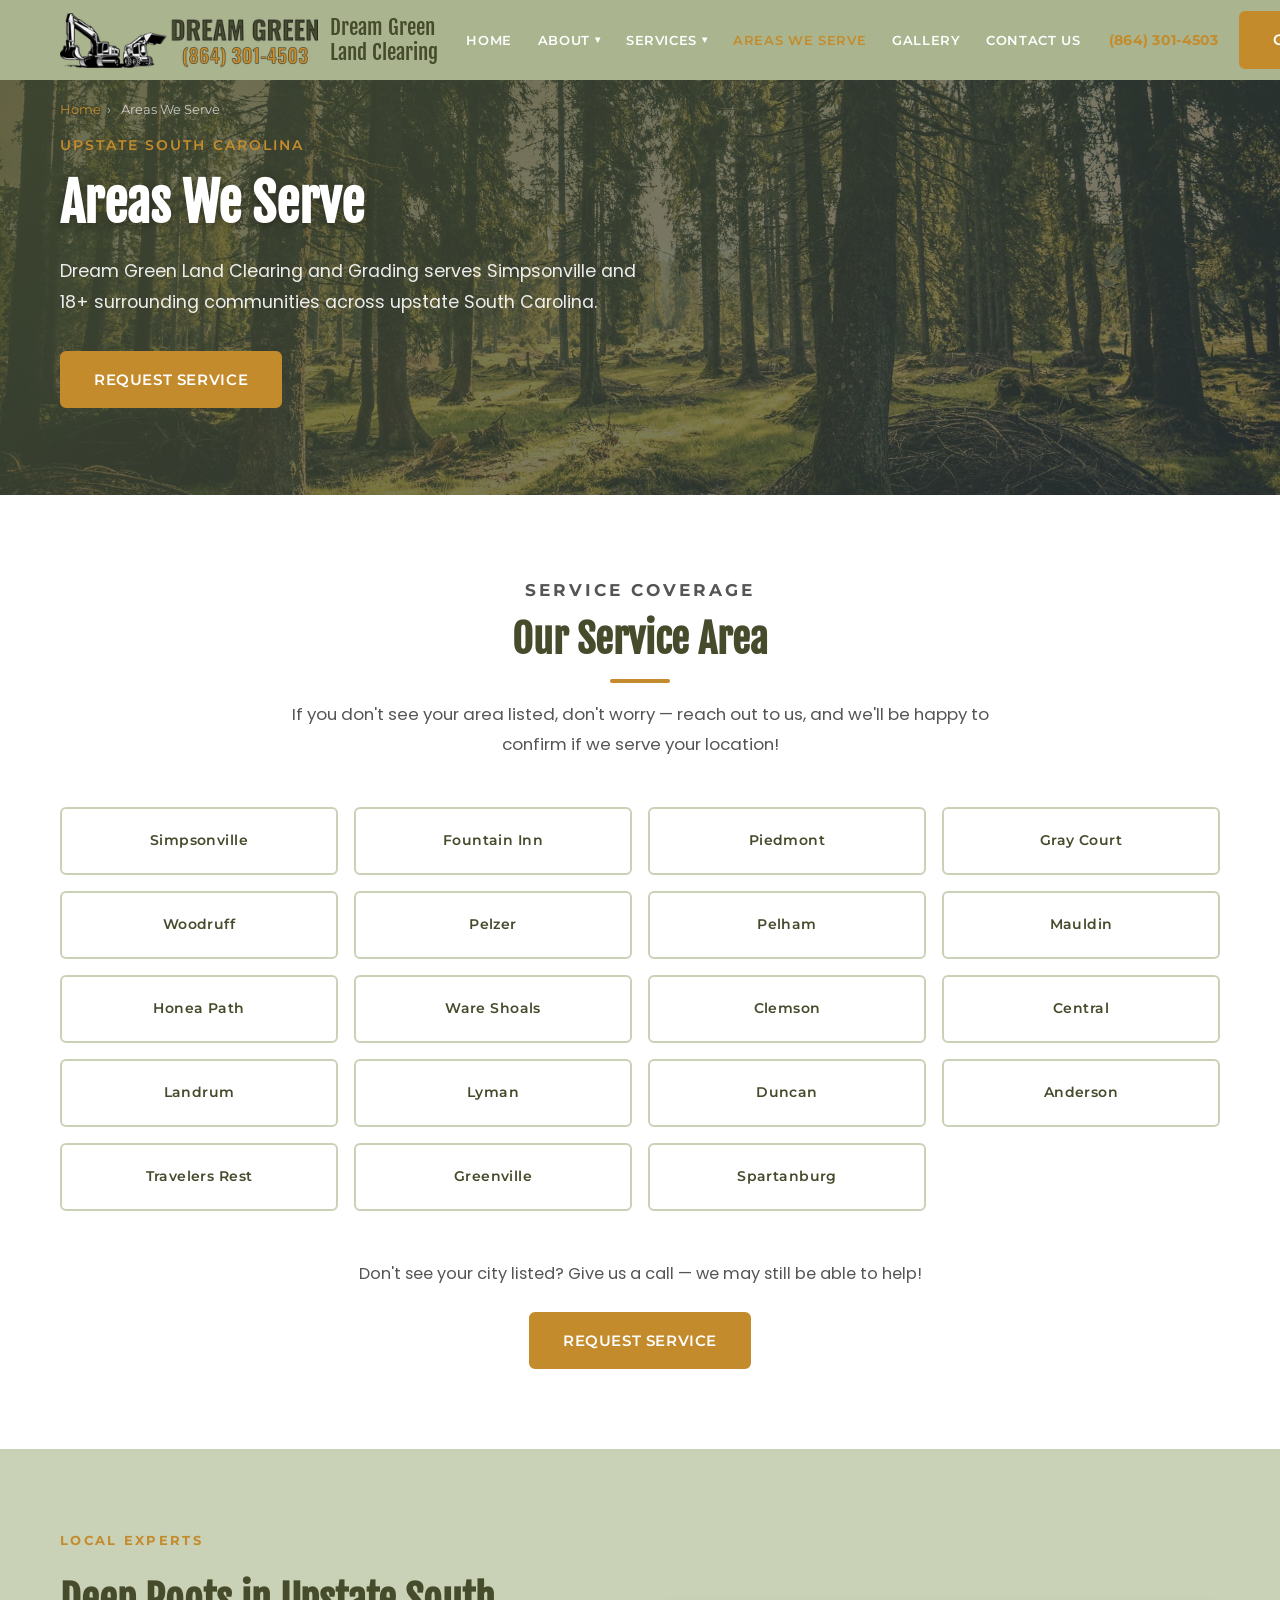
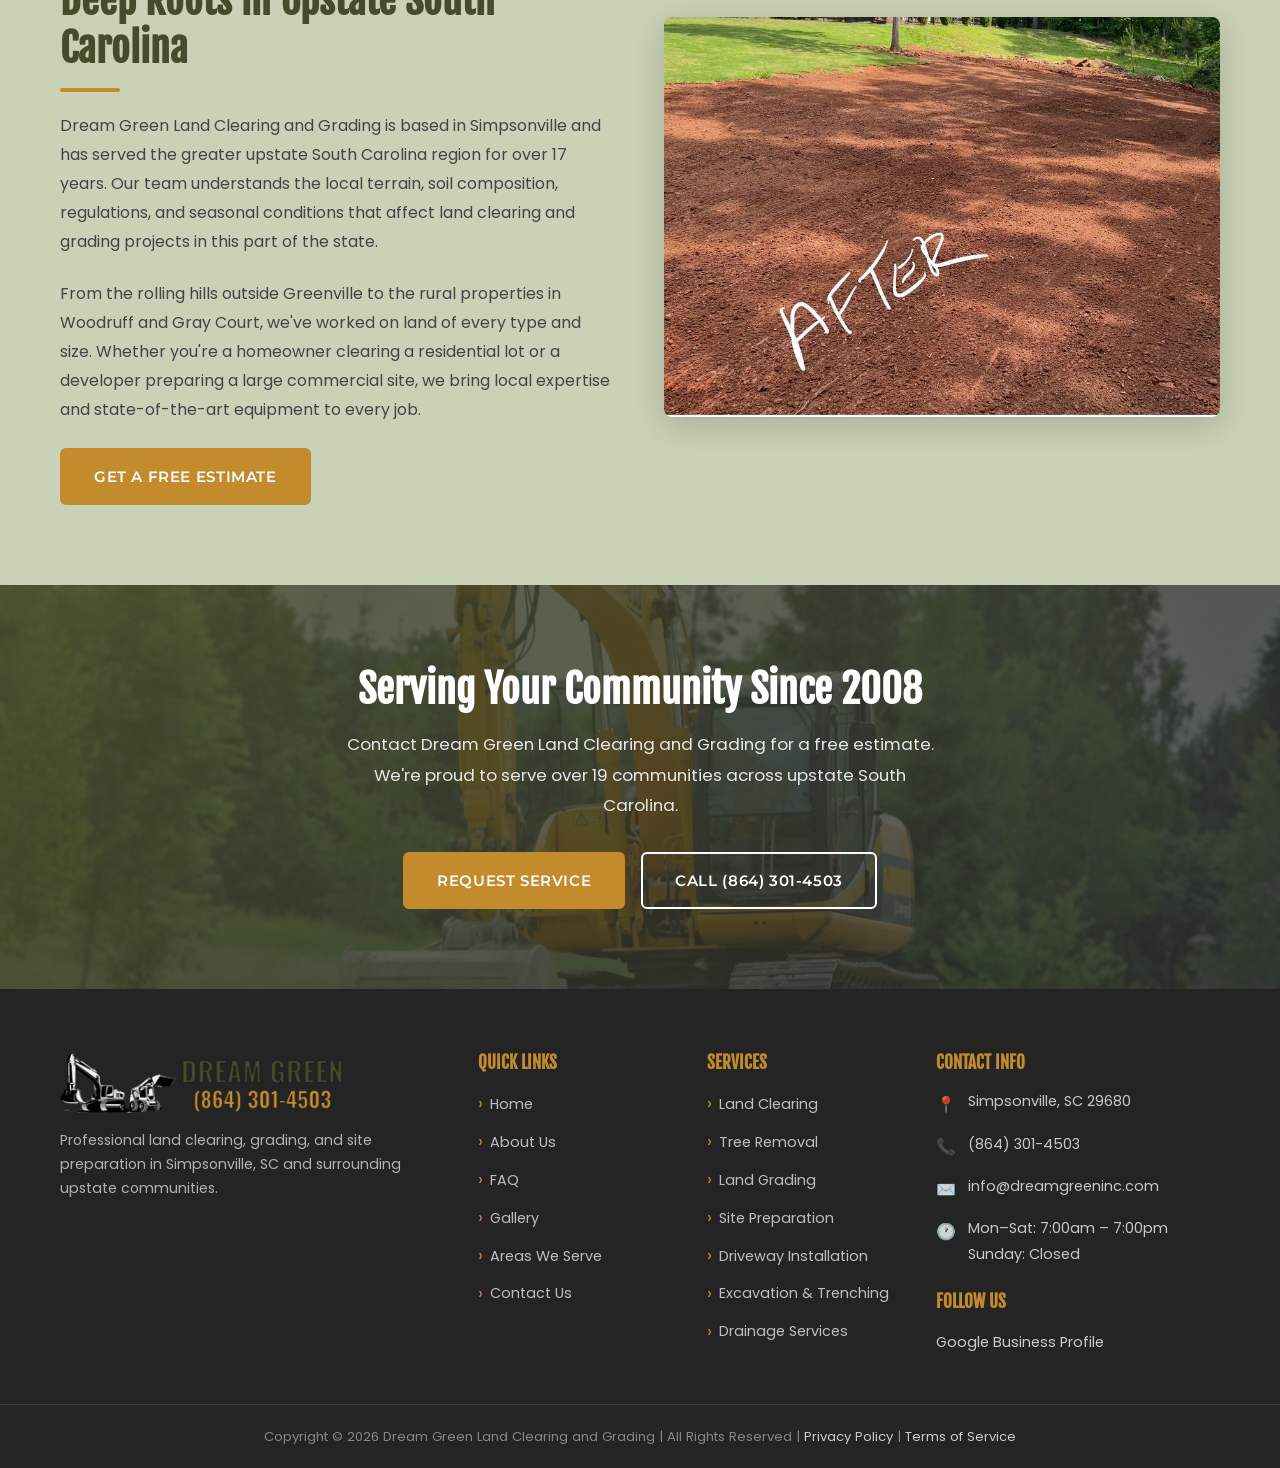
<file: areas-we-serve.html>
<!DOCTYPE html>
<html lang="en">
<head>
  <meta charset="UTF-8">
  <meta name="viewport" content="width=device-width, initial-scale=1.0">
  <title>Areas We Serve | Dream Green Land Clearing and Grading</title>
  <meta name="description" content="Dream Green provides land clearing, grading, and excavation services across Simpsonville, Greenville, and 19+ SC communities.">
  <meta name="keywords" content="land clearing near me, Simpsonville SC, Greenville SC land clearing, Spartanburg grading, upstate South Carolina land clearing">
  <link rel="canonical" href="https://www.dreamgreeninc.com/areas-we-serve.html">

  <!-- Open Graph -->
  <meta property="og:type" content="website">
  <meta property="og:url" content="https://www.dreamgreeninc.com/areas-we-serve.html">
  <meta property="og:title" content="Areas We Serve | Dream Green Land Clearing and Grading">
  <meta property="og:description" content="Dream Green provides land clearing, grading, and excavation services across Simpsonville, Greenville, and 19+ SC communities.">
  <meta property="og:image" content="https://www.dreamgreeninc.com/images/pexels-photo-418831-1920w.jpeg">
  <meta property="og:site_name" content="Dream Green Land Clearing and Grading">

  <link rel="stylesheet" href="css/styles.css">

  <script type="application/ld+json">
  {
    "@context": "https://schema.org",
    "@type": "LocalBusiness",
    "name": "Dream Green Land Clearing and Grading",
    "url": "https://www.dreamgreeninc.com",
    "telephone": "+18643014503",
    "email": "info@dreamgreeninc.com",
    "address": {
      "@type": "PostalAddress",
      "addressLocality": "Simpsonville",
      "addressRegion": "SC",
      "postalCode": "29680",
      "addressCountry": "US"
    },
    "areaServed": [
      {"@type": "City", "name": "Simpsonville", "containedInPlace": {"@type": "State", "name": "South Carolina"}},
      {"@type": "City", "name": "Fountain Inn", "containedInPlace": {"@type": "State", "name": "South Carolina"}},
      {"@type": "City", "name": "Piedmont", "containedInPlace": {"@type": "State", "name": "South Carolina"}},
      {"@type": "City", "name": "Gray Court", "containedInPlace": {"@type": "State", "name": "South Carolina"}},
      {"@type": "City", "name": "Woodruff", "containedInPlace": {"@type": "State", "name": "South Carolina"}},
      {"@type": "City", "name": "Mauldin", "containedInPlace": {"@type": "State", "name": "South Carolina"}},
      {"@type": "City", "name": "Greenville", "containedInPlace": {"@type": "State", "name": "South Carolina"}},
      {"@type": "City", "name": "Spartanburg", "containedInPlace": {"@type": "State", "name": "South Carolina"}},
      {"@type": "City", "name": "Anderson", "containedInPlace": {"@type": "State", "name": "South Carolina"}},
      {"@type": "City", "name": "Travelers Rest", "containedInPlace": {"@type": "State", "name": "South Carolina"}}
    ],
    "sameAs": ["https://maps.app.goo.gl/QSWHWX5jcNX4MvyX7"]
  }
  </script>

  <!-- Google Analytics -->
  <script async src="https://www.googletagmanager.com/gtag/js?id=G-PLACEHOLDER"></script>
  <script>
    window.dataLayer = window.dataLayer || [];
    function gtag(){dataLayer.push(arguments);}
    gtag('js', new Date());
    gtag('config', 'G-PLACEHOLDER');
  </script>
</head>
<body>

  <a class="skip-link" href="#main">Skip to main content</a>

  <!-- HEADER -->
  <header class="site-header solid" id="siteHeader">
    <div class="container">
      <div class="header-inner">
        <a href="index.html" class="header-logo" aria-label="Dream Green Land Clearing and Grading — Home">
          <img src="images/Temp%20Logo-306w.png" alt="Dream Green Land Clearing and Grading logo" width="60" height="55">
          <span>Dream Green<br>Land Clearing</span>
        </a>
        <nav class="main-nav" aria-label="Main navigation">
          <ul class="nav-list" role="list">
            <li class="nav-item"><a href="index.html" class="nav-link">Home</a></li>
            <li class="nav-item">
              <a href="about.html" class="nav-link" aria-haspopup="true">About <span class="arrow">▾</span></a>
              <ul class="dropdown-menu" role="list">
                <li><a href="about.html">About Us</a></li>
                <li><a href="faq.html">FAQ</a></li>
              </ul>
            </li>
            <li class="nav-item">
              <a href="index.html#services" class="nav-link" aria-haspopup="true">Services <span class="arrow">▾</span></a>
              <ul class="dropdown-menu" role="list">
                <li><a href="services/land-clearing.html">Land Clearing Services</a></li>
                <li><a href="services/tree-removal.html">Tree Removal Services</a></li>
                <li><a href="services/land-grading.html">Land Grading &amp; Leveling</a></li>
                <li><a href="services/site-preparation.html">Site Preparation</a></li>
                <li><a href="services/driveway-installation.html">Driveway Installation</a></li>
                <li><a href="services/excavation-trenching.html">Excavation &amp; Trenching</a></li>
                <li><a href="services/drainage.html">Drainage Services</a></li>
              </ul>
            </li>
            <li class="nav-item"><a href="areas-we-serve.html" class="nav-link active">Areas We Serve</a></li>
            <li class="nav-item"><a href="gallery.html" class="nav-link">Gallery</a></li>
            <li class="nav-item"><a href="contact.html" class="nav-link">Contact Us</a></li>
          </ul>
        </nav>
        <div class="header-cta">
          <a href="tel:+18643014503" class="header-phone">(864) 301-4503</a>
          <a href="contact.html" class="btn btn-primary">Get a Quote</a>
        </div>
        <button class="hamburger" id="hamburger" aria-label="Toggle mobile navigation" aria-expanded="false" aria-controls="mobileNav">
          <span></span><span></span><span></span>
        </button>
      </div>
    </div>
  </header>

  <!-- Mobile Nav -->
  <nav class="mobile-nav" id="mobileNav" aria-label="Mobile navigation">
    <ul class="mobile-nav-list" role="list">
      <li><a href="index.html" class="mobile-nav-link">Home</a></li>
      <li>
        <button class="mobile-nav-link mobile-nav-toggle" data-submenu="mobileAbout">About <span class="submenu-arrow">›</span></button>
        <div class="mobile-submenu" id="mobileAbout">
          <a href="about.html">About Us</a>
          <a href="faq.html">FAQ</a>
        </div>
      </li>
      <li>
        <button class="mobile-nav-link mobile-nav-toggle" data-submenu="mobileServices">Services <span class="submenu-arrow">›</span></button>
        <div class="mobile-submenu" id="mobileServices">
          <a href="services/land-clearing.html">Land Clearing</a>
          <a href="services/tree-removal.html">Tree Removal</a>
          <a href="services/land-grading.html">Land Grading &amp; Leveling</a>
          <a href="services/site-preparation.html">Site Preparation</a>
          <a href="services/driveway-installation.html">Driveway Installation</a>
          <a href="services/excavation-trenching.html">Excavation &amp; Trenching</a>
          <a href="services/drainage.html">Drainage Services</a>
        </div>
      </li>
      <li><a href="areas-we-serve.html" class="mobile-nav-link">Areas We Serve</a></li>
      <li><a href="gallery.html" class="mobile-nav-link">Gallery</a></li>
      <li><a href="contact.html" class="mobile-nav-link">Contact Us</a></li>
    </ul>
    <a href="tel:+18643014503" class="mobile-nav-phone">(864) 301-4503</a>
  </nav>

  <!-- MAIN -->
  <main id="main">

    <!-- Page Hero -->
    <section class="hero hero-sm" style="background-image: url('images/pexels-photo-418831-1920w.jpeg');" aria-label="Areas We Serve hero">
      <div class="container">
        <div class="hero-content">
          <nav class="breadcrumb" aria-label="Breadcrumb">
            <a href="index.html">Home</a><span>›</span> Areas We Serve
          </nav>
          <p class="hero-eyebrow">Upstate South Carolina</p>
          <h1>Areas We Serve</h1>
          <p class="hero-sub">Dream Green Land Clearing and Grading serves Simpsonville and 18+ surrounding communities across upstate South Carolina.</p>
          <a href="contact.html" class="btn btn-primary">Request Service</a>
        </div>
      </div>
    </section>

    <!-- Areas Grid -->
    <section class="section-padding" aria-labelledby="areas-heading">
      <div class="container">
        <div class="section-header text-center">
          <p class="section-eyebrow">Service Coverage</p>
          <h2 id="areas-heading">Our Service Area</h2>
          <div class="divider center"></div>
          <p>If you don't see your area listed, don't worry — reach out to us, and we'll be happy to confirm if we serve your location!</p>
        </div>

        <div class="areas-grid" role="list" aria-label="Service area list">
          <div class="area-card" role="listitem">Simpsonville</div>
          <div class="area-card" role="listitem">Fountain Inn</div>
          <div class="area-card" role="listitem">Piedmont</div>
          <div class="area-card" role="listitem">Gray Court</div>
          <div class="area-card" role="listitem">Woodruff</div>
          <div class="area-card" role="listitem">Pelzer</div>
          <div class="area-card" role="listitem">Pelham</div>
          <div class="area-card" role="listitem">Mauldin</div>
          <div class="area-card" role="listitem">Honea Path</div>
          <div class="area-card" role="listitem">Ware Shoals</div>
          <div class="area-card" role="listitem">Clemson</div>
          <div class="area-card" role="listitem">Central</div>
          <div class="area-card" role="listitem">Landrum</div>
          <div class="area-card" role="listitem">Lyman</div>
          <div class="area-card" role="listitem">Duncan</div>
          <div class="area-card" role="listitem">Anderson</div>
          <div class="area-card" role="listitem">Travelers Rest</div>
          <div class="area-card" role="listitem">Greenville</div>
          <div class="area-card" role="listitem">Spartanburg</div>
        </div>

        <div class="text-center" style="margin-top: 3rem;">
          <p style="color: #555; margin-bottom: 1.5rem; font-size: 1.02rem;">Don't see your city listed? Give us a call — we may still be able to help!</p>
          <a href="contact.html" class="btn btn-primary-dark">Request Service</a>
        </div>
      </div>
    </section>

    <!-- About Coverage -->
    <section class="section-padding bg-pale" aria-labelledby="coverage-heading">
      <div class="container">
        <div class="two-col">
          <div class="two-col-content">
            <p class="section-eyebrow">Local Experts</p>
            <h2 id="coverage-heading">Deep Roots in Upstate South Carolina</h2>
            <div class="divider"></div>
            <p>Dream Green Land Clearing and Grading is based in Simpsonville and has served the greater upstate South Carolina region for over 17 years. Our team understands the local terrain, soil composition, regulations, and seasonal conditions that affect land clearing and grading projects in this part of the state.</p>
            <p>From the rolling hills outside Greenville to the rural properties in Woodruff and Gray Court, we've worked on land of every type and size. Whether you're a homeowner clearing a residential lot or a developer preparing a large commercial site, we bring local expertise and state-of-the-art equipment to every job.</p>
            <a href="contact.html" class="btn btn-primary-dark">Get a Free Estimate</a>
          </div>
          <div class="two-col-img">
            <img src="images/site-preparation-heavy-equipment-upstate-sc-1280w.jpg" alt="Dream Green heavy equipment working on project in upstate South Carolina" loading="lazy">
          </div>
        </div>
      </div>
    </section>

    <!-- CTA Banner -->
    <section class="cta-banner" style="background-image: url('images/pexels-photo-95687-1280w.jpeg');" aria-label="Call to action">
      <div class="container">
        <h2>Serving Your Community Since 2008</h2>
        <p>Contact Dream Green Land Clearing and Grading for a free estimate. We're proud to serve over 19 communities across upstate South Carolina.</p>
        <div style="display: flex; gap: 1rem; justify-content: center; flex-wrap: wrap;">
          <a href="contact.html" class="btn btn-primary">Request Service</a>
          <a href="tel:+18643014503" class="btn btn-outline">Call (864) 301-4503</a>
        </div>
      </div>
    </section>

  </main>

  <!-- FOOTER -->
  <footer class="site-footer" aria-label="Site footer">
    <div class="container">
      <div class="footer-grid">
        <div class="footer-brand">
          <img src="images/Temp%20Logo-306w.png" alt="Dream Green Land Clearing and Grading logo">
          <p>Professional land clearing, grading, and site preparation in Simpsonville, SC and surrounding upstate communities.</p>
        </div>
        <div class="footer-section">
          <h4>Quick Links</h4>
          <nav class="footer-links" aria-label="Footer navigation">
            <a href="index.html">Home</a>
            <a href="about.html">About Us</a>
            <a href="faq.html">FAQ</a>
            <a href="gallery.html">Gallery</a>
            <a href="areas-we-serve.html">Areas We Serve</a>
            <a href="contact.html">Contact Us</a>
          </nav>
        </div>
        <div class="footer-section">
          <h4>Services</h4>
          <nav class="footer-links" aria-label="Services navigation">
            <a href="services/land-clearing.html">Land Clearing</a>
            <a href="services/tree-removal.html">Tree Removal</a>
            <a href="services/land-grading.html">Land Grading</a>
            <a href="services/site-preparation.html">Site Preparation</a>
            <a href="services/driveway-installation.html">Driveway Installation</a>
            <a href="services/excavation-trenching.html">Excavation &amp; Trenching</a>
            <a href="services/drainage.html">Drainage Services</a>
          </nav>
        </div>
        <div class="footer-section">
          <h4>Contact Info</h4>
          <div class="footer-contact-item">
            <span>📍</span>
            <p>Simpsonville, SC 29680</p>
          </div>
          <div class="footer-contact-item">
            <span>📞</span>
            <a href="tel:+18643014503">(864) 301-4503</a>
          </div>
          <div class="footer-contact-item">
            <span>✉️</span>
            <a href="mailto:info@dreamgreeninc.com">info@dreamgreeninc.com</a>
          </div>
          <div class="footer-contact-item">
            <span>🕐</span>
            <p>Mon–Sat: 7:00am – 7:00pm<br>Sunday: Closed</p>
          </div>
          <h4 style="margin-top: 1.5rem;">Follow Us</h4>
          <a href="https://maps.app.goo.gl/QSWHWX5jcNX4MvyX7" target="_blank" rel="noopener noreferrer" style="color: #ccc; text-decoration: none; font-size: 0.9rem;">Google Business Profile</a>
        </div>
      </div>
    </div>
    <div class="footer-bottom">
      <div class="container">
        <p>Copyright &copy; <span id="year"></span> Dream Green Land Clearing and Grading | All Rights Reserved | <a href="privacy-policy.html" style="color: #ccc;">Privacy Policy</a> | <a href="terms-of-service.html" style="color: #ccc;">Terms of Service</a></p>
      </div>
    </div>
  </footer>

  <script src="js/main.js"></script>
  <script>document.getElementById('year').textContent = new Date().getFullYear();</script>
</body>
</html>
</file>
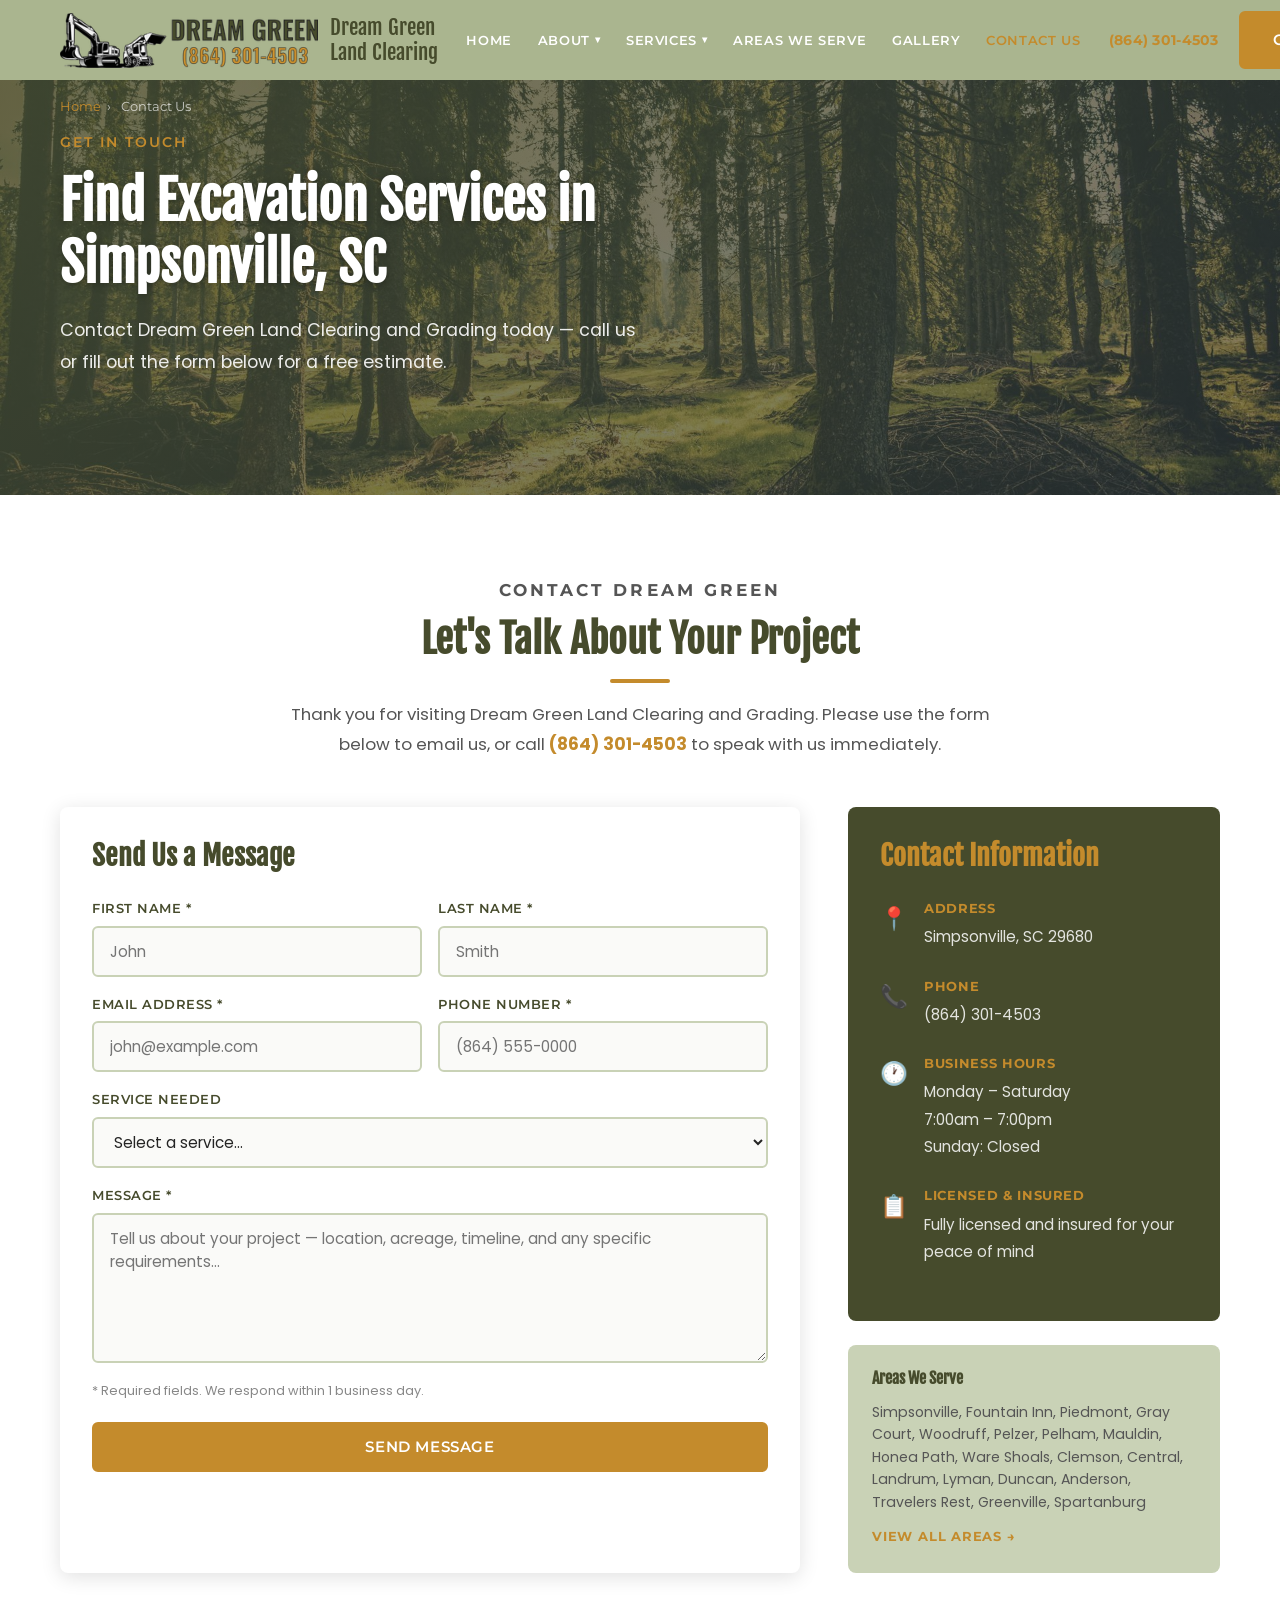
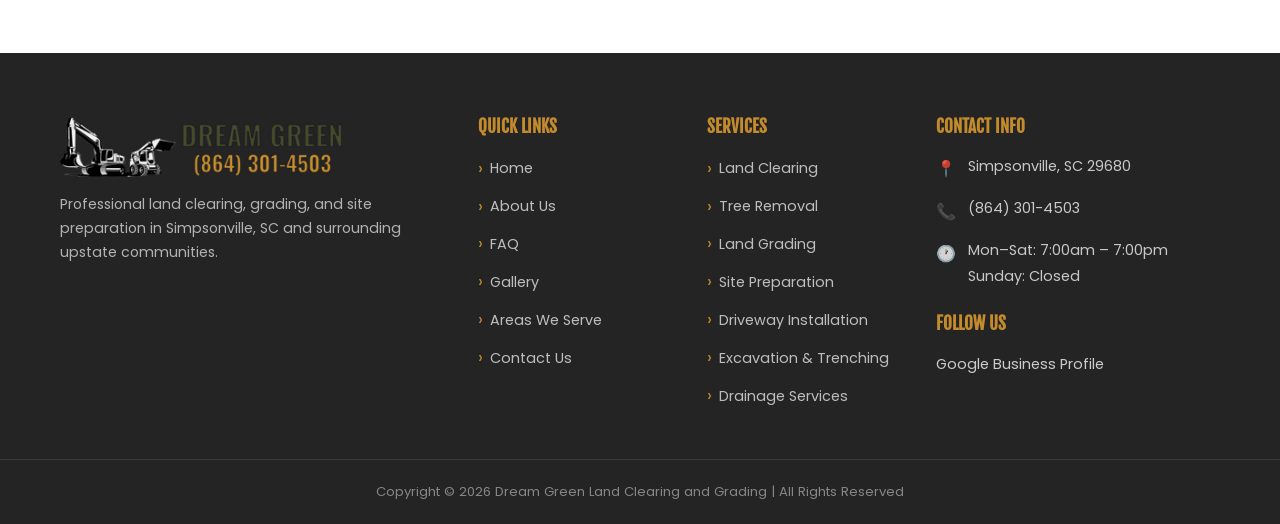
<file: contact.html>
<!DOCTYPE html>
<html lang="en">
<head>
  <meta charset="UTF-8">
  <meta name="viewport" content="width=device-width, initial-scale=1.0">
  <title>Contact Us | Dream Green Land Clearing and Grading</title>
  <meta name="description" content="Contact Dream Green for land clearing, grading, and site preparation in Simpsonville, SC. Call (864) 301-4503 or fill out our contact form.">
  <meta name="keywords" content="contact Dream Green, land clearing quote Simpsonville SC, free estimate land grading, excavation quote upstate SC">
  <link rel="canonical" href="https://www.dreamgreeninc.com/contact.html">

  <!-- Open Graph -->
  <meta property="og:type" content="website">
  <meta property="og:url" content="https://www.dreamgreeninc.com/contact.html">
  <meta property="og:title" content="Contact Us | Dream Green Land Clearing and Grading">
  <meta property="og:description" content="Contact Dream Green for land clearing, grading, and site preparation in Simpsonville, SC. Call (864) 301-4503 or fill out our contact form.">
  <meta property="og:image" content="https://www.dreamgreeninc.com/images/pexels-photo-418831-1920w.jpeg">
  <meta property="og:site_name" content="Dream Green Land Clearing and Grading">

  <link rel="stylesheet" href="css/styles.css">

  <script type="application/ld+json">
  {
    "@context": "https://schema.org",
    "@type": "LocalBusiness",
    "name": "Dream Green Land Clearing and Grading",
    "url": "https://www.dreamgreeninc.com",
    "telephone": "+18643014503",
    "address": {
      "@type": "PostalAddress",
      "addressLocality": "Simpsonville",
      "addressRegion": "SC",
      "postalCode": "29680",
      "addressCountry": "US"
    },
    "openingHoursSpecification": [
      {
        "@type": "OpeningHoursSpecification",
        "dayOfWeek": ["Monday","Tuesday","Wednesday","Thursday","Friday","Saturday"],
        "opens": "07:00",
        "closes": "19:00"
      }
    ],
    "sameAs": ["https://maps.app.goo.gl/QSWHWX5jcNX4MvyX7"]
  }
  </script>

  <!-- Google Analytics -->
  <script async src="https://www.googletagmanager.com/gtag/js?id=G-PLACEHOLDER"></script>
  <script>
    window.dataLayer = window.dataLayer || [];
    function gtag(){dataLayer.push(arguments);}
    gtag('js', new Date());
    gtag('config', 'G-PLACEHOLDER');
  </script>
</head>
<body>

  <a class="skip-link" href="#main">Skip to main content</a>

  <!-- HEADER -->
  <header class="site-header solid" id="siteHeader">
    <div class="container">
      <div class="header-inner">
        <a href="index.html" class="header-logo" aria-label="Dream Green Land Clearing and Grading — Home">
          <img src="images/Temp%20Logo-306w.png" alt="Dream Green Land Clearing and Grading logo" width="60" height="55">
          <span>Dream Green<br>Land Clearing</span>
        </a>
        <nav class="main-nav" aria-label="Main navigation">
          <ul class="nav-list" role="list">
            <li class="nav-item"><a href="index.html" class="nav-link">Home</a></li>
            <li class="nav-item">
              <a href="about.html" class="nav-link" aria-haspopup="true">About <span class="arrow">▾</span></a>
              <ul class="dropdown-menu" role="list">
                <li><a href="about.html">About Us</a></li>
                <li><a href="faq.html">FAQ</a></li>
              </ul>
            </li>
            <li class="nav-item">
              <a href="index.html#services" class="nav-link" aria-haspopup="true">Services <span class="arrow">▾</span></a>
              <ul class="dropdown-menu" role="list">
                <li><a href="services/land-clearing.html">Land Clearing Services</a></li>
                <li><a href="services/tree-removal.html">Tree Removal Services</a></li>
                <li><a href="services/land-grading.html">Land Grading &amp; Leveling</a></li>
                <li><a href="services/site-preparation.html">Site Preparation</a></li>
                <li><a href="services/driveway-installation.html">Driveway Installation</a></li>
                <li><a href="services/excavation-trenching.html">Excavation &amp; Trenching</a></li>
                <li><a href="services/drainage.html">Drainage Services</a></li>
              </ul>
            </li>
            <li class="nav-item"><a href="areas-we-serve.html" class="nav-link">Areas We Serve</a></li>
            <li class="nav-item"><a href="gallery.html" class="nav-link">Gallery</a></li>
            <li class="nav-item"><a href="contact.html" class="nav-link active">Contact Us</a></li>
          </ul>
        </nav>
        <div class="header-cta">
          <a href="tel:+18643014503" class="header-phone">(864) 301-4503</a>
          <a href="contact.html" class="btn btn-primary">Get a Quote</a>
        </div>
        <button class="hamburger" id="hamburger" aria-label="Toggle mobile navigation" aria-expanded="false" aria-controls="mobileNav">
          <span></span><span></span><span></span>
        </button>
      </div>
    </div>
  </header>

  <!-- Mobile Nav -->
  <nav class="mobile-nav" id="mobileNav" aria-label="Mobile navigation">
    <ul class="mobile-nav-list" role="list">
      <li><a href="index.html" class="mobile-nav-link">Home</a></li>
      <li>
        <button class="mobile-nav-link mobile-nav-toggle" data-submenu="mobileAbout">About <span class="submenu-arrow">›</span></button>
        <div class="mobile-submenu" id="mobileAbout">
          <a href="about.html">About Us</a>
          <a href="faq.html">FAQ</a>
        </div>
      </li>
      <li>
        <button class="mobile-nav-link mobile-nav-toggle" data-submenu="mobileServices">Services <span class="submenu-arrow">›</span></button>
        <div class="mobile-submenu" id="mobileServices">
          <a href="services/land-clearing.html">Land Clearing</a>
          <a href="services/tree-removal.html">Tree Removal</a>
          <a href="services/land-grading.html">Land Grading &amp; Leveling</a>
          <a href="services/site-preparation.html">Site Preparation</a>
          <a href="services/driveway-installation.html">Driveway Installation</a>
          <a href="services/excavation-trenching.html">Excavation &amp; Trenching</a>
          <a href="services/drainage.html">Drainage Services</a>
        </div>
      </li>
      <li><a href="areas-we-serve.html" class="mobile-nav-link">Areas We Serve</a></li>
      <li><a href="gallery.html" class="mobile-nav-link">Gallery</a></li>
      <li><a href="contact.html" class="mobile-nav-link">Contact Us</a></li>
    </ul>
    <a href="tel:+18643014503" class="mobile-nav-phone">(864) 301-4503</a>
  </nav>

  <!-- MAIN -->
  <main id="main">

    <!-- Page Hero -->
    <section class="hero hero-sm" style="background-image: url('images/pexels-photo-418831-1920w.jpeg');" aria-label="Contact page hero">
      <div class="container">
        <div class="hero-content">
          <nav class="breadcrumb" aria-label="Breadcrumb">
            <a href="index.html">Home</a><span>›</span> Contact Us
          </nav>
          <p class="hero-eyebrow">Get In Touch</p>
          <h1>Find Excavation Services in Simpsonville, SC</h1>
          <p class="hero-sub">Contact Dream Green Land Clearing and Grading today — call us or fill out the form below for a free estimate.</p>
        </div>
      </div>
    </section>

    <!-- Contact Section -->
    <section class="section-padding" aria-labelledby="contact-heading">
      <div class="container">
        <div class="section-header text-center">
          <p class="section-eyebrow">Contact Dream Green</p>
          <h2 id="contact-heading">Let's Talk About Your Project</h2>
          <div class="divider center"></div>
          <p>Thank you for visiting Dream Green Land Clearing and Grading. Please use the form below to email us, or call <a href="tel:+18643014503" class="phone-link">(864) 301-4503</a> to speak with us immediately.</p>
        </div>

        <div class="contact-grid">

          <!-- Contact Form -->
          <div class="contact-form">
            <h3>Send Us a Message</h3>
            <!-- NOTE: Replace action="#" with your Formspree endpoint (e.g., https://formspree.io/f/YOUR_ID) -->
            <form action="#" method="POST" novalidate>
              <div class="form-row">
                <div class="form-group">
                  <label for="firstName">First Name *</label>
                  <input type="text" id="firstName" name="firstName" placeholder="John" required autocomplete="given-name">
                </div>
                <div class="form-group">
                  <label for="lastName">Last Name *</label>
                  <input type="text" id="lastName" name="lastName" placeholder="Smith" required autocomplete="family-name">
                </div>
              </div>
              <div class="form-row">
                <div class="form-group">
                  <label for="email">Email Address *</label>
                  <input type="email" id="email" name="email" placeholder="john@example.com" required autocomplete="email">
                </div>
                <div class="form-group">
                  <label for="phone">Phone Number *</label>
                  <input type="tel" id="phone" name="phone" placeholder="(864) 555-0000" required autocomplete="tel">
                </div>
              </div>
              <div class="form-row" style="grid-template-columns: 1fr;">
                <div class="form-group">
                  <label for="service">Service Needed</label>
                  <select id="service" name="service">
                    <option value="">Select a service...</option>
                    <option value="land-clearing">Land Clearing</option>
                    <option value="tree-removal">Tree Removal</option>
                    <option value="land-grading">Land Grading &amp; Leveling</option>
                    <option value="site-preparation">Site Preparation</option>
                    <option value="driveway-installation">Driveway Installation</option>
                    <option value="excavation-trenching">Excavation &amp; Trenching</option>
                    <option value="drainage">Drainage Services</option>
                    <option value="multiple">Multiple Services</option>
                  </select>
                </div>
              </div>
              <div class="form-row" style="grid-template-columns: 1fr;">
                <div class="form-group">
                  <label for="message">Message *</label>
                  <textarea id="message" name="message" placeholder="Tell us about your project — location, acreage, timeline, and any specific requirements..." required></textarea>
                </div>
              </div>
              <p class="form-note">* Required fields. We respond within 1 business day.</p>
              <div class="form-submit">
                <button type="submit" class="btn btn-primary-dark" style="width: 100%; justify-content: center;">Send Message</button>
              </div>
            </form>
          </div>

          <!-- Contact Info Sidebar -->
          <aside>
            <div class="contact-info-card">
              <h3>Contact Information</h3>
              <div class="contact-info-item">
                <span class="contact-info-icon">📍</span>
                <div>
                  <strong>Address</strong>
                  <p>Simpsonville, SC 29680</p>
                </div>
              </div>
              <div class="contact-info-item">
                <span class="contact-info-icon">📞</span>
                <div>
                  <strong>Phone</strong>
                  <a href="tel:+18643014503">(864) 301-4503</a>
                </div>
              </div>
              <div class="contact-info-item">
                <span class="contact-info-icon">🕐</span>
                <div>
                  <strong>Business Hours</strong>
                  <p>Monday – Saturday<br>7:00am – 7:00pm<br>Sunday: Closed</p>
                </div>
              </div>
              <div class="contact-info-item">
                <span class="contact-info-icon">📋</span>
                <div>
                  <strong>Licensed &amp; Insured</strong>
                  <p>Fully licensed and insured for your peace of mind</p>
                </div>
              </div>
            </div>

            <div style="margin-top: 1.5rem; background-color: var(--color-pale-green); padding: 1.5rem; border-radius: 8px;">
              <h4 style="color: var(--color-primary); margin-bottom: 0.75rem; font-size: 1rem;">Areas We Serve</h4>
              <p style="font-size: 0.88rem; color: #555; line-height: 1.6;">Simpsonville, Fountain Inn, Piedmont, Gray Court, Woodruff, Pelzer, Pelham, Mauldin, Honea Path, Ware Shoals, Clemson, Central, Landrum, Lyman, Duncan, Anderson, Travelers Rest, Greenville, Spartanburg</p>
              <a href="areas-we-serve.html" style="display: inline-block; margin-top: 0.75rem; font-family: var(--font-nav); font-size: 0.82rem; font-weight: 700; color: var(--color-accent); text-transform: uppercase; letter-spacing: 0.06em;">View All Areas →</a>
            </div>
          </aside>

        </div>
      </div>
    </section>

  </main>

  <!-- FOOTER -->
  <footer class="site-footer" aria-label="Site footer">
    <div class="container">
      <div class="footer-grid">
        <div class="footer-brand">
          <img src="images/Temp%20Logo-306w.png" alt="Dream Green Land Clearing and Grading logo">
          <p>Professional land clearing, grading, and site preparation in Simpsonville, SC and surrounding upstate communities.</p>
        </div>
        <div class="footer-section">
          <h4>Quick Links</h4>
          <nav class="footer-links" aria-label="Footer navigation">
            <a href="index.html">Home</a>
            <a href="about.html">About Us</a>
            <a href="faq.html">FAQ</a>
            <a href="gallery.html">Gallery</a>
            <a href="areas-we-serve.html">Areas We Serve</a>
            <a href="contact.html">Contact Us</a>
          </nav>
        </div>
        <div class="footer-section">
          <h4>Services</h4>
          <nav class="footer-links" aria-label="Services navigation">
            <a href="services/land-clearing.html">Land Clearing</a>
            <a href="services/tree-removal.html">Tree Removal</a>
            <a href="services/land-grading.html">Land Grading</a>
            <a href="services/site-preparation.html">Site Preparation</a>
            <a href="services/driveway-installation.html">Driveway Installation</a>
            <a href="services/excavation-trenching.html">Excavation &amp; Trenching</a>
            <a href="services/drainage.html">Drainage Services</a>
          </nav>
        </div>
        <div class="footer-section">
          <h4>Contact Info</h4>
          <div class="footer-contact-item">
            <span>📍</span>
            <p>Simpsonville, SC 29680</p>
          </div>
          <div class="footer-contact-item">
            <span>📞</span>
            <a href="tel:+18643014503">(864) 301-4503</a>
          </div>
          <div class="footer-contact-item">
            <span>🕐</span>
            <p>Mon–Sat: 7:00am – 7:00pm<br>Sunday: Closed</p>
          </div>
          <h4 style="margin-top: 1.5rem;">Follow Us</h4>
          <a href="https://maps.app.goo.gl/QSWHWX5jcNX4MvyX7" target="_blank" rel="noopener noreferrer" style="color: #ccc; text-decoration: none; font-size: 0.9rem;">Google Business Profile</a>
        </div>
      </div>
    </div>
    <div class="footer-bottom">
      <div class="container">
        <p>Copyright &copy; <span id="year"></span> Dream Green Land Clearing and Grading | All Rights Reserved</p>
      </div>
    </div>
  </footer>

  <script src="js/main.js"></script>
  <script>document.getElementById('year').textContent = new Date().getFullYear();</script>
</body>
</html>
</file>
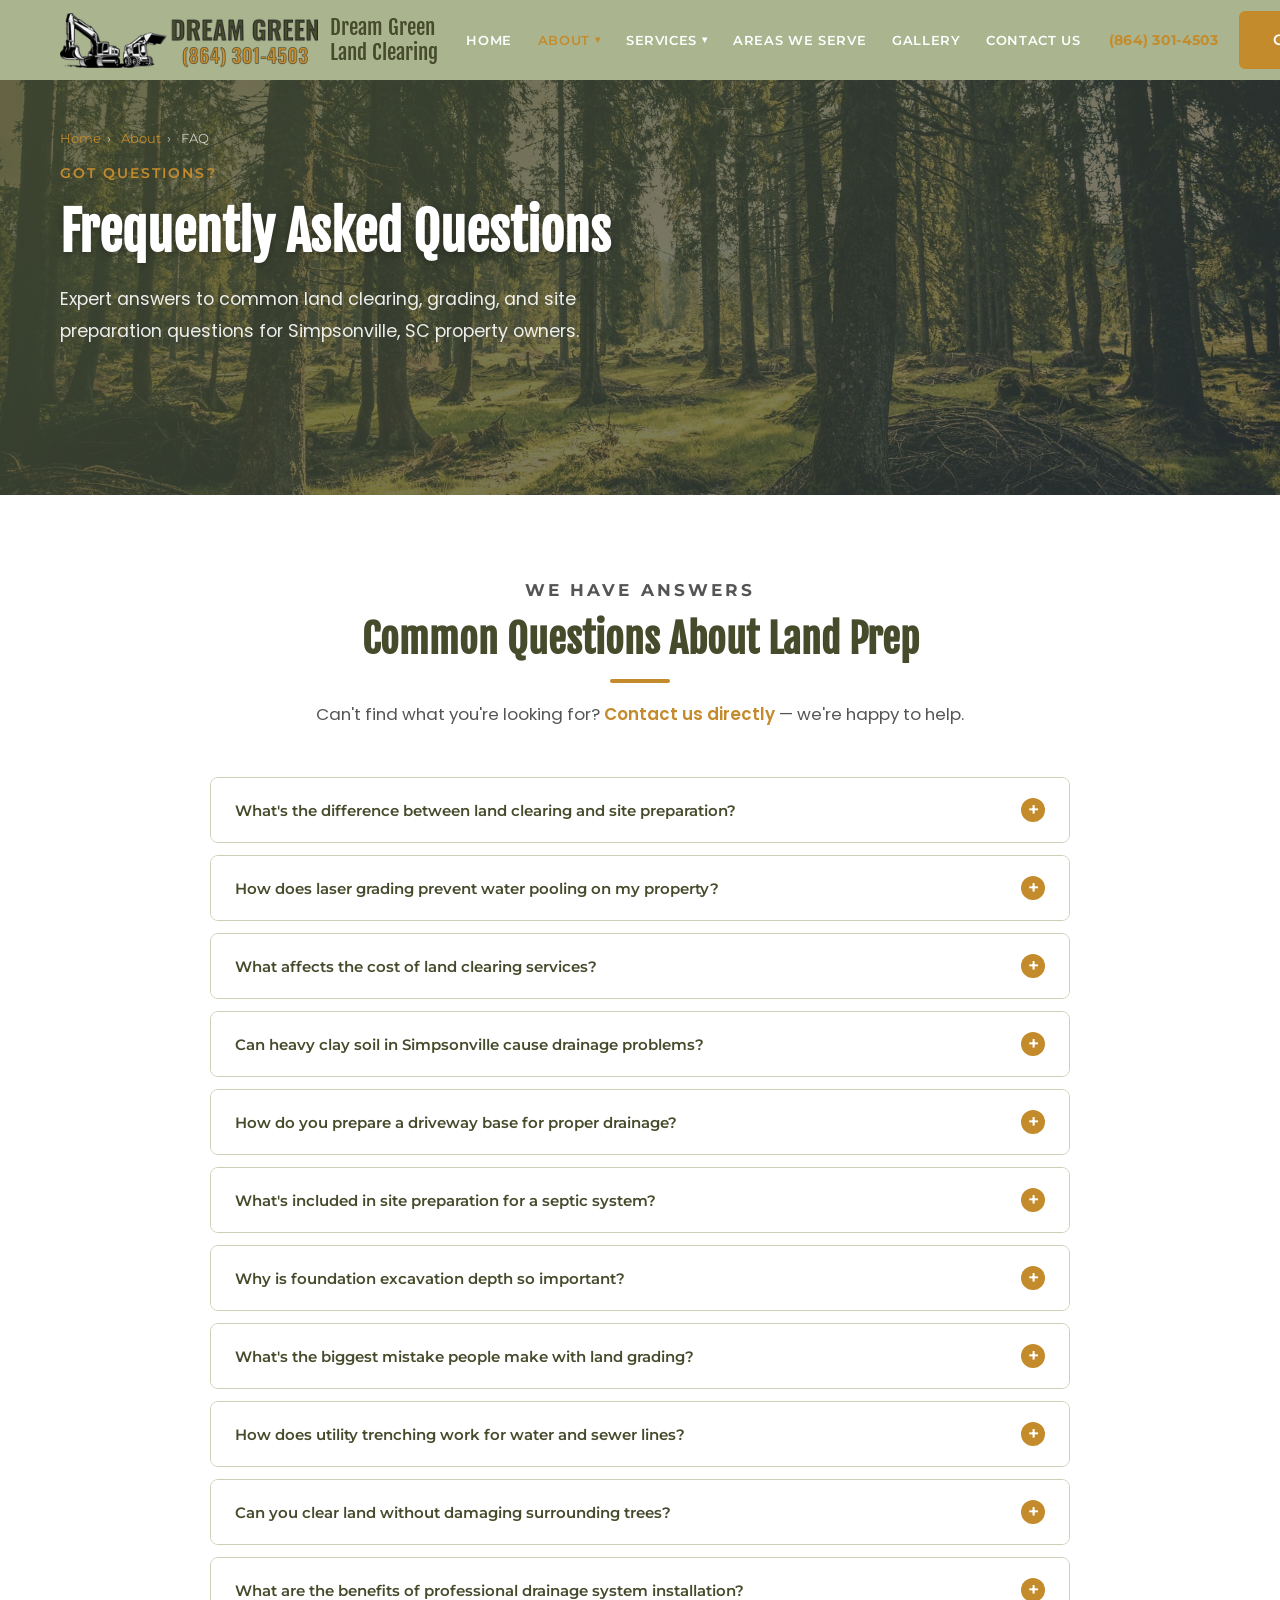
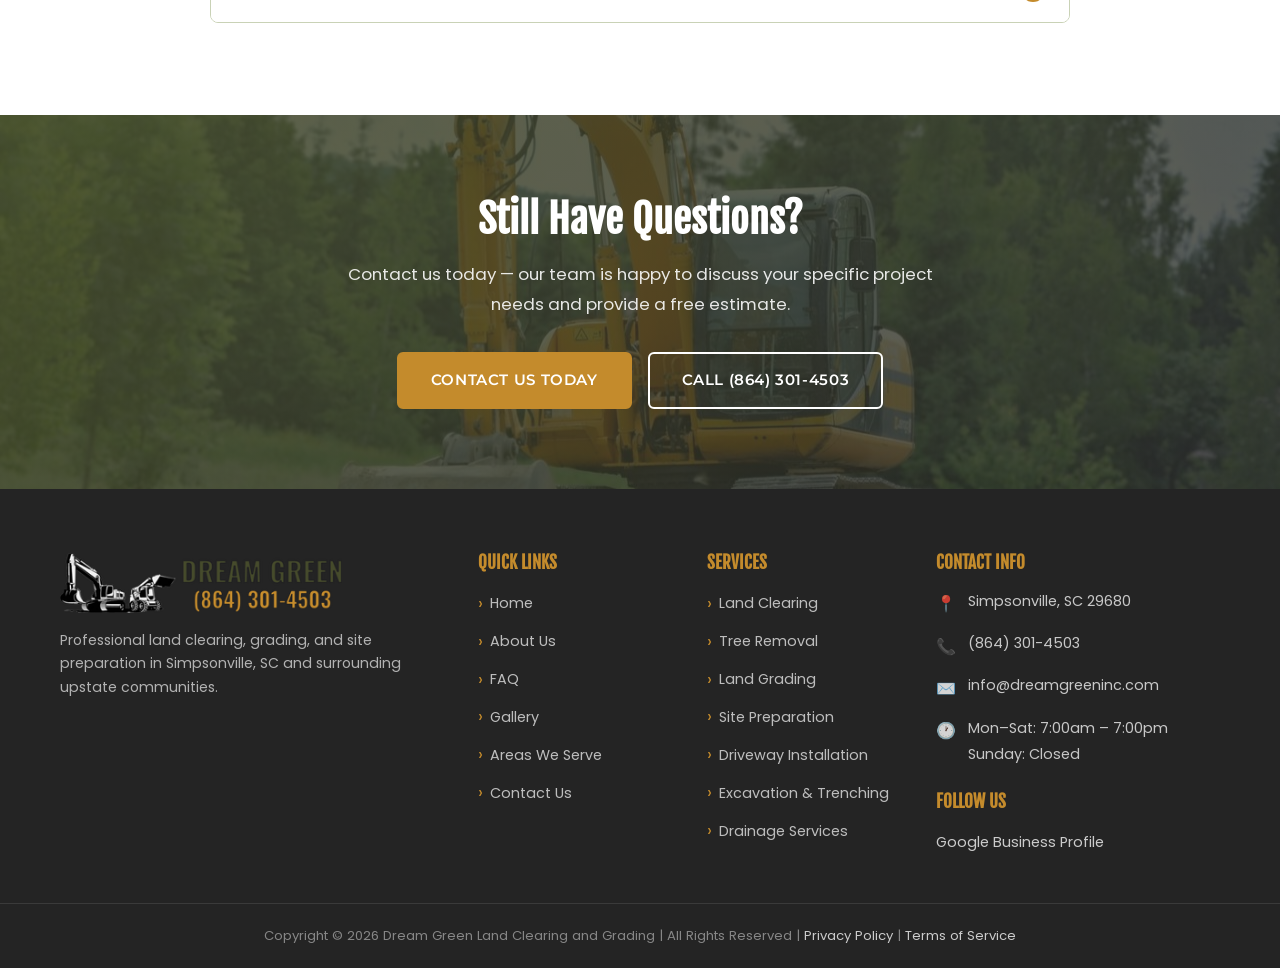
<file: faq.html>
<!DOCTYPE html>
<html lang="en">
<head>
  <meta charset="UTF-8">
  <meta name="viewport" content="width=device-width, initial-scale=1.0">
  <title>Land Prep FAQs | Dream Green Land Clearing and Grading</title>
  <meta name="description" content="Get answers to common questions about land clearing, grading, site preparation, and drainage services in Simpsonville, SC.">
  <meta name="keywords" content="land clearing FAQ, grading questions, site preparation FAQ, Simpsonville SC land clearing, drainage FAQ">
  <link rel="canonical" href="https://www.dreamgreeninc.com/faq.html">

  <!-- Open Graph -->
  <meta property="og:type" content="website">
  <meta property="og:url" content="https://www.dreamgreeninc.com/faq.html">
  <meta property="og:title" content="Land Prep FAQs | Dream Green Land Clearing and Grading">
  <meta property="og:description" content="Get answers to common questions about land clearing, grading, site preparation, and drainage services in Simpsonville, SC.">
  <meta property="og:image" content="https://www.dreamgreeninc.com/images/pexels-photo-418831-1920w.jpeg">
  <meta property="og:site_name" content="Dream Green Land Clearing and Grading">

  <link rel="stylesheet" href="css/styles.css">

  <!-- LocalBusiness Schema -->
  <script type="application/ld+json">
  {
    "@context": "https://schema.org",
    "@type": "LocalBusiness",
    "name": "Dream Green Land Clearing and Grading",
    "url": "https://www.dreamgreeninc.com",
    "telephone": "+18643014503",
    "email": "info@dreamgreeninc.com",
    "address": {
      "@type": "PostalAddress",
      "addressLocality": "Simpsonville",
      "addressRegion": "SC",
      "postalCode": "29680",
      "addressCountry": "US"
    },
    "sameAs": ["https://maps.app.goo.gl/QSWHWX5jcNX4MvyX7"]
  }
  </script>

  <!-- FAQ Schema -->
  <script type="application/ld+json">
  {
    "@context": "https://schema.org",
    "@type": "FAQPage",
    "mainEntity": [
      {
        "@type": "Question",
        "name": "What's the difference between land clearing and site preparation?",
        "acceptedAnswer": {
          "@type": "Answer",
          "text": "Land clearing removes trees, brush, and vegetation from raw land, while site preparation involves grading, excavation, and coordination for specific construction needs like foundations or septic systems. Site preparation follows clearing and prepares the exact building footprint. At Dream Green Land Clearing and Grading, we handle both phases using advanced equipment."
        }
      },
      {
        "@type": "Question",
        "name": "How does laser grading prevent water pooling on my property?",
        "acceptedAnswer": {
          "@type": "Answer",
          "text": "Laser grading uses advanced technology to create precise slopes and contours that direct water away from structures and low-lying areas. This prevents standing water, foundation damage, and soil erosion by ensuring proper drainage patterns across your land. It's far more accurate than traditional grading methods."
        }
      },
      {
        "@type": "Question",
        "name": "What affects the cost of land clearing services?",
        "acceptedAnswer": {
          "@type": "Answer",
          "text": "Cost depends on acreage size, density of trees and vegetation, terrain difficulty, and disposal requirements for cleared material. Properties with steep slopes or dense hardwoods require more time and equipment. Access to the site and proximity to disposal facilities also influence pricing."
        }
      },
      {
        "@type": "Question",
        "name": "Can heavy clay soil in Simpsonville cause drainage problems?",
        "acceptedAnswer": {
          "@type": "Answer",
          "text": "Yes, Simpsonville's clay-heavy soil retains water and drains poorly, leading to pooling and erosion issues if not properly graded. Installing drainage systems and creating proper slopes during site preparation helps manage runoff effectively. Laser grading is especially useful for clay soils to ensure precise water flow."
        }
      },
      {
        "@type": "Question",
        "name": "How do you prepare a driveway base for proper drainage?",
        "acceptedAnswer": {
          "@type": "Answer",
          "text": "Proper driveway preparation starts with grading the area to create a slight slope away from structures, preventing water accumulation. A compacted gravel base layer provides stability and drainage before asphalt or concrete is applied. At Dream Green Land Clearing and Grading, we ensure the base supports long-term performance."
        }
      },
      {
        "@type": "Question",
        "name": "What's included in site preparation for a septic system?",
        "acceptedAnswer": {
          "@type": "Answer",
          "text": "Septic site preparation involves excavating the drain field and tank area to precise depths, coordinating with plumbers for proper installation, and ensuring soil conditions meet health department requirements. Grading for drainage around the system prevents future problems. We work closely with builders and plumbers throughout the process."
        }
      },
      {
        "@type": "Question",
        "name": "Why is foundation excavation depth so important?",
        "acceptedAnswer": {
          "@type": "Answer",
          "text": "Excavation depth must match engineering specifications to ensure the foundation sits on stable, load-bearing soil and meets building codes. Incorrect depth can cause settling, cracking, or structural failure. At Dream Green Land Clearing and Grading, we follow OSHA safety standards and builder specifications exactly."
        }
      },
      {
        "@type": "Question",
        "name": "What's the biggest mistake people make with land grading?",
        "acceptedAnswer": {
          "@type": "Answer",
          "text": "The biggest mistake is grading without a precise slope plan, which causes water to flow toward buildings instead of away. This leads to foundation damage, basement flooding, and erosion. Using laser grading technology eliminates guesswork and ensures accurate drainage patterns across the entire property."
        }
      },
      {
        "@type": "Question",
        "name": "How does utility trenching work for water and sewer lines?",
        "acceptedAnswer": {
          "@type": "Answer",
          "text": "Utility trenching involves excavating narrow, precise trenches at required depths for water, sewer, gas, or electric lines following local codes. We coordinate with utility providers and follow OSHA safety standards for trench stability. Proper backfilling and compaction prevent future settling or line damage."
        }
      },
      {
        "@type": "Question",
        "name": "Can you clear land without damaging surrounding trees?",
        "acceptedAnswer": {
          "@type": "Answer",
          "text": "Yes, selective land clearing uses advanced equipment to remove only designated trees and vegetation while protecting surrounding growth. We carefully plan access routes and use techniques that minimize soil compaction and root damage. This approach is ideal for residential projects where mature trees add property value."
        }
      },
      {
        "@type": "Question",
        "name": "What are the benefits of professional drainage system installation?",
        "acceptedAnswer": {
          "@type": "Answer",
          "text": "Professional drainage systems prevent erosion, protect foundations, eliminate standing water, and extend the lifespan of driveways and landscaping. Properly designed systems channel runoff away from structures using grading, catch basins, and underground piping. At Dream Green Land Clearing and Grading, we customize solutions for Simpsonville's clay soils and rainfall patterns."
        }
      }
    ]
  }
  </script>

  <!-- Google Analytics -->
  <script async src="https://www.googletagmanager.com/gtag/js?id=G-PLACEHOLDER"></script>
  <script>
    window.dataLayer = window.dataLayer || [];
    function gtag(){dataLayer.push(arguments);}
    gtag('js', new Date());
    gtag('config', 'G-PLACEHOLDER');
  </script>
</head>
<body>

  <a class="skip-link" href="#main">Skip to main content</a>

  <!-- HEADER -->
  <header class="site-header solid" id="siteHeader">
    <div class="container">
      <div class="header-inner">
        <a href="index.html" class="header-logo" aria-label="Dream Green Land Clearing and Grading — Home">
          <img src="images/Temp%20Logo-306w.png" alt="Dream Green Land Clearing and Grading logo" width="60" height="55">
          <span>Dream Green<br>Land Clearing</span>
        </a>
        <nav class="main-nav" aria-label="Main navigation">
          <ul class="nav-list" role="list">
            <li class="nav-item"><a href="index.html" class="nav-link">Home</a></li>
            <li class="nav-item">
              <a href="about.html" class="nav-link active" aria-haspopup="true">About <span class="arrow">▾</span></a>
              <ul class="dropdown-menu" role="list">
                <li><a href="about.html">About Us</a></li>
                <li><a href="faq.html">FAQ</a></li>
              </ul>
            </li>
            <li class="nav-item">
              <a href="index.html#services" class="nav-link" aria-haspopup="true">Services <span class="arrow">▾</span></a>
              <ul class="dropdown-menu" role="list">
                <li><a href="services/land-clearing.html">Land Clearing Services</a></li>
                <li><a href="services/tree-removal.html">Tree Removal Services</a></li>
                <li><a href="services/land-grading.html">Land Grading &amp; Leveling</a></li>
                <li><a href="services/site-preparation.html">Site Preparation</a></li>
                <li><a href="services/driveway-installation.html">Driveway Installation</a></li>
                <li><a href="services/excavation-trenching.html">Excavation &amp; Trenching</a></li>
                <li><a href="services/drainage.html">Drainage Services</a></li>
              </ul>
            </li>
            <li class="nav-item"><a href="areas-we-serve.html" class="nav-link">Areas We Serve</a></li>
            <li class="nav-item"><a href="gallery.html" class="nav-link">Gallery</a></li>
            <li class="nav-item"><a href="contact.html" class="nav-link">Contact Us</a></li>
          </ul>
        </nav>
        <div class="header-cta">
          <a href="tel:+18643014503" class="header-phone">(864) 301-4503</a>
          <a href="contact.html" class="btn btn-primary">Get a Quote</a>
        </div>
        <button class="hamburger" id="hamburger" aria-label="Toggle mobile navigation" aria-expanded="false" aria-controls="mobileNav">
          <span></span><span></span><span></span>
        </button>
      </div>
    </div>
  </header>

  <!-- Mobile Nav -->
  <nav class="mobile-nav" id="mobileNav" aria-label="Mobile navigation">
    <ul class="mobile-nav-list" role="list">
      <li><a href="index.html" class="mobile-nav-link">Home</a></li>
      <li>
        <button class="mobile-nav-link mobile-nav-toggle" data-submenu="mobileAbout">About <span class="submenu-arrow">›</span></button>
        <div class="mobile-submenu" id="mobileAbout">
          <a href="about.html">About Us</a>
          <a href="faq.html">FAQ</a>
        </div>
      </li>
      <li>
        <button class="mobile-nav-link mobile-nav-toggle" data-submenu="mobileServices">Services <span class="submenu-arrow">›</span></button>
        <div class="mobile-submenu" id="mobileServices">
          <a href="services/land-clearing.html">Land Clearing</a>
          <a href="services/tree-removal.html">Tree Removal</a>
          <a href="services/land-grading.html">Land Grading &amp; Leveling</a>
          <a href="services/site-preparation.html">Site Preparation</a>
          <a href="services/driveway-installation.html">Driveway Installation</a>
          <a href="services/excavation-trenching.html">Excavation &amp; Trenching</a>
          <a href="services/drainage.html">Drainage Services</a>
        </div>
      </li>
      <li><a href="areas-we-serve.html" class="mobile-nav-link">Areas We Serve</a></li>
      <li><a href="gallery.html" class="mobile-nav-link">Gallery</a></li>
      <li><a href="contact.html" class="mobile-nav-link">Contact Us</a></li>
    </ul>
    <a href="tel:+18643014503" class="mobile-nav-phone">(864) 301-4503</a>
  </nav>

  <!-- MAIN -->
  <main id="main">

    <!-- Page Hero -->
    <section class="hero hero-sm" style="background-image: url('images/pexels-photo-418831-1920w.jpeg');" aria-label="FAQ page hero">
      <div class="container">
        <div class="hero-content">
          <nav class="breadcrumb" aria-label="Breadcrumb">
            <a href="index.html">Home</a><span>›</span> <a href="about.html">About</a><span>›</span> FAQ
          </nav>
          <p class="hero-eyebrow">Got Questions?</p>
          <h1>Frequently Asked Questions</h1>
          <p class="hero-sub">Expert answers to common land clearing, grading, and site preparation questions for Simpsonville, SC property owners.</p>
        </div>
      </div>
    </section>

    <!-- FAQ Section -->
    <section class="section-padding" aria-labelledby="faq-heading">
      <div class="container">
        <div class="section-header text-center">
          <p class="section-eyebrow">We Have Answers</p>
          <h2 id="faq-heading">Common Questions About Land Prep</h2>
          <div class="divider center"></div>
          <p>Can't find what you're looking for? <a href="contact.html" style="color: var(--color-accent); font-weight: 600;">Contact us directly</a> — we're happy to help.</p>
        </div>

        <div class="faq-list" role="list">

          <div class="faq-item" role="listitem">
            <button class="faq-question" aria-expanded="false">
              What's the difference between land clearing and site preparation?
              <span class="faq-icon" aria-hidden="true">+</span>
            </button>
            <div class="faq-answer">
              <div class="faq-answer-inner">
                Land clearing removes trees, brush, and vegetation from raw land, while site preparation involves grading, excavation, and coordination for specific construction needs like foundations or septic systems. Site preparation follows clearing and prepares the exact building footprint. At Dream Green Land Clearing and Grading, we handle both phases using advanced equipment.
              </div>
            </div>
          </div>

          <div class="faq-item" role="listitem">
            <button class="faq-question" aria-expanded="false">
              How does laser grading prevent water pooling on my property?
              <span class="faq-icon" aria-hidden="true">+</span>
            </button>
            <div class="faq-answer">
              <div class="faq-answer-inner">
                Laser grading uses advanced technology to create precise slopes and contours that direct water away from structures and low-lying areas. This prevents standing water, foundation damage, and soil erosion by ensuring proper drainage patterns across your land. It's far more accurate than traditional grading methods.
              </div>
            </div>
          </div>

          <div class="faq-item" role="listitem">
            <button class="faq-question" aria-expanded="false">
              What affects the cost of land clearing services?
              <span class="faq-icon" aria-hidden="true">+</span>
            </button>
            <div class="faq-answer">
              <div class="faq-answer-inner">
                Cost depends on acreage size, density of trees and vegetation, terrain difficulty, and disposal requirements for cleared material. Properties with steep slopes or dense hardwoods require more time and equipment. Access to the site and proximity to disposal facilities also influence pricing.
              </div>
            </div>
          </div>

          <div class="faq-item" role="listitem">
            <button class="faq-question" aria-expanded="false">
              Can heavy clay soil in Simpsonville cause drainage problems?
              <span class="faq-icon" aria-hidden="true">+</span>
            </button>
            <div class="faq-answer">
              <div class="faq-answer-inner">
                Yes, Simpsonville's clay-heavy soil retains water and drains poorly, leading to pooling and erosion issues if not properly graded. Installing drainage systems and creating proper slopes during site preparation helps manage runoff effectively. Laser grading is especially useful for clay soils to ensure precise water flow.
              </div>
            </div>
          </div>

          <div class="faq-item" role="listitem">
            <button class="faq-question" aria-expanded="false">
              How do you prepare a driveway base for proper drainage?
              <span class="faq-icon" aria-hidden="true">+</span>
            </button>
            <div class="faq-answer">
              <div class="faq-answer-inner">
                Proper driveway preparation starts with grading the area to create a slight slope away from structures, preventing water accumulation. A compacted gravel base layer provides stability and drainage before asphalt or concrete is applied. At Dream Green Land Clearing and Grading, we ensure the base supports long-term performance.
              </div>
            </div>
          </div>

          <div class="faq-item" role="listitem">
            <button class="faq-question" aria-expanded="false">
              What's included in site preparation for a septic system?
              <span class="faq-icon" aria-hidden="true">+</span>
            </button>
            <div class="faq-answer">
              <div class="faq-answer-inner">
                Septic site preparation involves excavating the drain field and tank area to precise depths, coordinating with plumbers for proper installation, and ensuring soil conditions meet health department requirements. Grading for drainage around the system prevents future problems. We work closely with builders and plumbers throughout the process.
              </div>
            </div>
          </div>

          <div class="faq-item" role="listitem">
            <button class="faq-question" aria-expanded="false">
              Why is foundation excavation depth so important?
              <span class="faq-icon" aria-hidden="true">+</span>
            </button>
            <div class="faq-answer">
              <div class="faq-answer-inner">
                Excavation depth must match engineering specifications to ensure the foundation sits on stable, load-bearing soil and meets building codes. Incorrect depth can cause settling, cracking, or structural failure. At Dream Green Land Clearing and Grading, we follow OSHA safety standards and builder specifications exactly.
              </div>
            </div>
          </div>

          <div class="faq-item" role="listitem">
            <button class="faq-question" aria-expanded="false">
              What's the biggest mistake people make with land grading?
              <span class="faq-icon" aria-hidden="true">+</span>
            </button>
            <div class="faq-answer">
              <div class="faq-answer-inner">
                The biggest mistake is grading without a precise slope plan, which causes water to flow toward buildings instead of away. This leads to foundation damage, basement flooding, and erosion. Using laser grading technology eliminates guesswork and ensures accurate drainage patterns across the entire property.
              </div>
            </div>
          </div>

          <div class="faq-item" role="listitem">
            <button class="faq-question" aria-expanded="false">
              How does utility trenching work for water and sewer lines?
              <span class="faq-icon" aria-hidden="true">+</span>
            </button>
            <div class="faq-answer">
              <div class="faq-answer-inner">
                Utility trenching involves excavating narrow, precise trenches at required depths for water, sewer, gas, or electric lines following local codes. We coordinate with utility providers and follow OSHA safety standards for trench stability. Proper backfilling and compaction prevent future settling or line damage.
              </div>
            </div>
          </div>

          <div class="faq-item" role="listitem">
            <button class="faq-question" aria-expanded="false">
              Can you clear land without damaging surrounding trees?
              <span class="faq-icon" aria-hidden="true">+</span>
            </button>
            <div class="faq-answer">
              <div class="faq-answer-inner">
                Yes, selective land clearing uses advanced equipment to remove only designated trees and vegetation while protecting surrounding growth. We carefully plan access routes and use techniques that minimize soil compaction and root damage. This approach is ideal for residential projects where mature trees add property value.
              </div>
            </div>
          </div>

          <div class="faq-item" role="listitem">
            <button class="faq-question" aria-expanded="false">
              What are the benefits of professional drainage system installation?
              <span class="faq-icon" aria-hidden="true">+</span>
            </button>
            <div class="faq-answer">
              <div class="faq-answer-inner">
                Professional drainage systems prevent erosion, protect foundations, eliminate standing water, and extend the lifespan of driveways and landscaping. Properly designed systems channel runoff away from structures using grading, catch basins, and underground piping. At Dream Green Land Clearing and Grading, we customize solutions for Simpsonville's clay soils and rainfall patterns.
              </div>
            </div>
          </div>

        </div>
      </div>
    </section>

    <!-- CTA Banner -->
    <section class="cta-banner" style="background-image: url('images/pexels-photo-95687-1280w.jpeg');" aria-label="Call to action">
      <div class="container">
        <h2>Still Have Questions?</h2>
        <p>Contact us today — our team is happy to discuss your specific project needs and provide a free estimate.</p>
        <div style="display: flex; gap: 1rem; justify-content: center; flex-wrap: wrap;">
          <a href="contact.html" class="btn btn-primary">Contact Us Today</a>
          <a href="tel:+18643014503" class="btn btn-outline">Call (864) 301-4503</a>
        </div>
      </div>
    </section>

  </main>

  <!-- FOOTER -->
  <footer class="site-footer" aria-label="Site footer">
    <div class="container">
      <div class="footer-grid">
        <div class="footer-brand">
          <img src="images/Temp%20Logo-306w.png" alt="Dream Green Land Clearing and Grading logo">
          <p>Professional land clearing, grading, and site preparation in Simpsonville, SC and surrounding upstate communities.</p>
        </div>
        <div class="footer-section">
          <h4>Quick Links</h4>
          <nav class="footer-links" aria-label="Footer navigation">
            <a href="index.html">Home</a>
            <a href="about.html">About Us</a>
            <a href="faq.html">FAQ</a>
            <a href="gallery.html">Gallery</a>
            <a href="areas-we-serve.html">Areas We Serve</a>
            <a href="contact.html">Contact Us</a>
          </nav>
        </div>
        <div class="footer-section">
          <h4>Services</h4>
          <nav class="footer-links" aria-label="Services navigation">
            <a href="services/land-clearing.html">Land Clearing</a>
            <a href="services/tree-removal.html">Tree Removal</a>
            <a href="services/land-grading.html">Land Grading</a>
            <a href="services/site-preparation.html">Site Preparation</a>
            <a href="services/driveway-installation.html">Driveway Installation</a>
            <a href="services/excavation-trenching.html">Excavation &amp; Trenching</a>
            <a href="services/drainage.html">Drainage Services</a>
          </nav>
        </div>
        <div class="footer-section">
          <h4>Contact Info</h4>
          <div class="footer-contact-item">
            <span>📍</span>
            <p>Simpsonville, SC 29680</p>
          </div>
          <div class="footer-contact-item">
            <span>📞</span>
            <a href="tel:+18643014503">(864) 301-4503</a>
          </div>
          <div class="footer-contact-item">
            <span>✉️</span>
            <a href="mailto:info@dreamgreeninc.com">info@dreamgreeninc.com</a>
          </div>
          <div class="footer-contact-item">
            <span>🕐</span>
            <p>Mon–Sat: 7:00am – 7:00pm<br>Sunday: Closed</p>
          </div>
          <h4 style="margin-top: 1.5rem;">Follow Us</h4>
          <a href="https://maps.app.goo.gl/QSWHWX5jcNX4MvyX7" target="_blank" rel="noopener noreferrer" style="color: #ccc; text-decoration: none; font-size: 0.9rem;">Google Business Profile</a>
        </div>
      </div>
    </div>
    <div class="footer-bottom">
      <div class="container">
        <p>Copyright &copy; <span id="year"></span> Dream Green Land Clearing and Grading | All Rights Reserved | <a href="privacy-policy.html" style="color: #ccc;">Privacy Policy</a> | <a href="terms-of-service.html" style="color: #ccc;">Terms of Service</a></p>
      </div>
    </div>
  </footer>

  <script src="js/main.js"></script>
  <script>document.getElementById('year').textContent = new Date().getFullYear();</script>
</body>
</html>
</file>
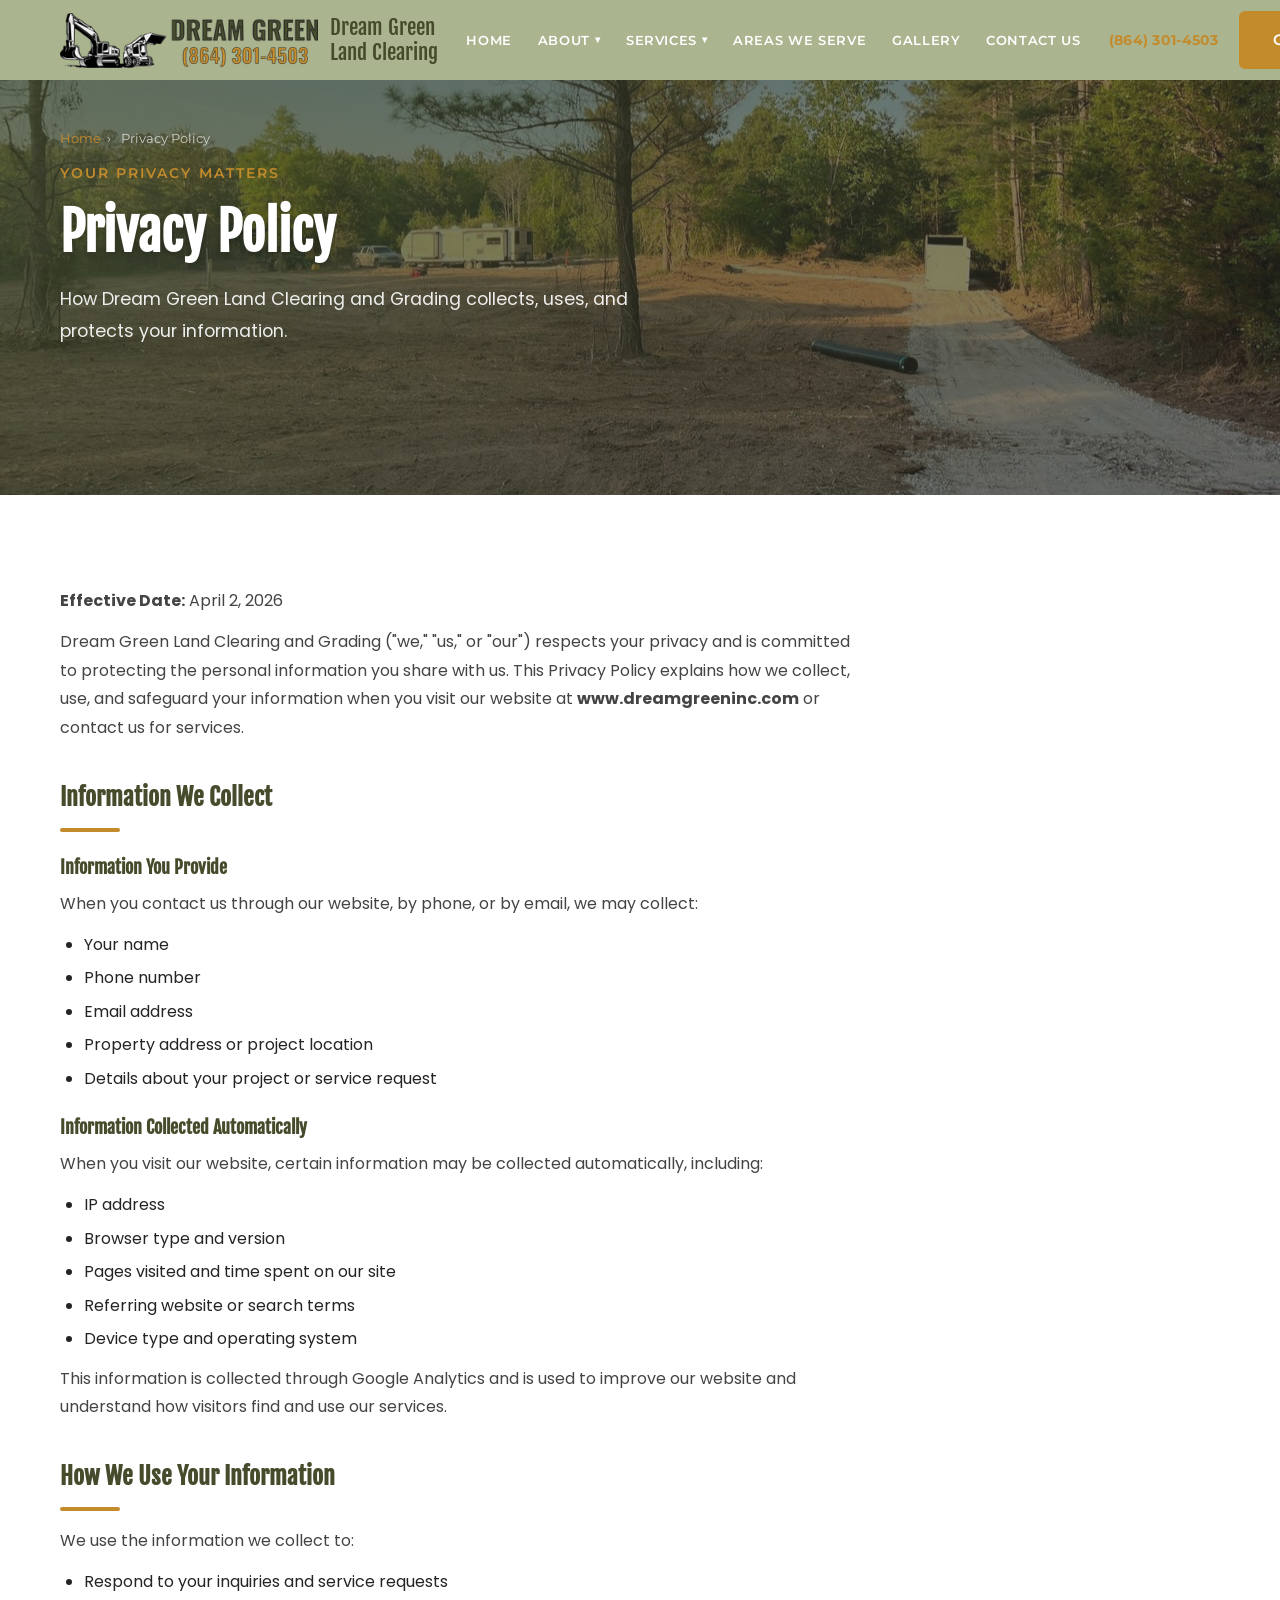
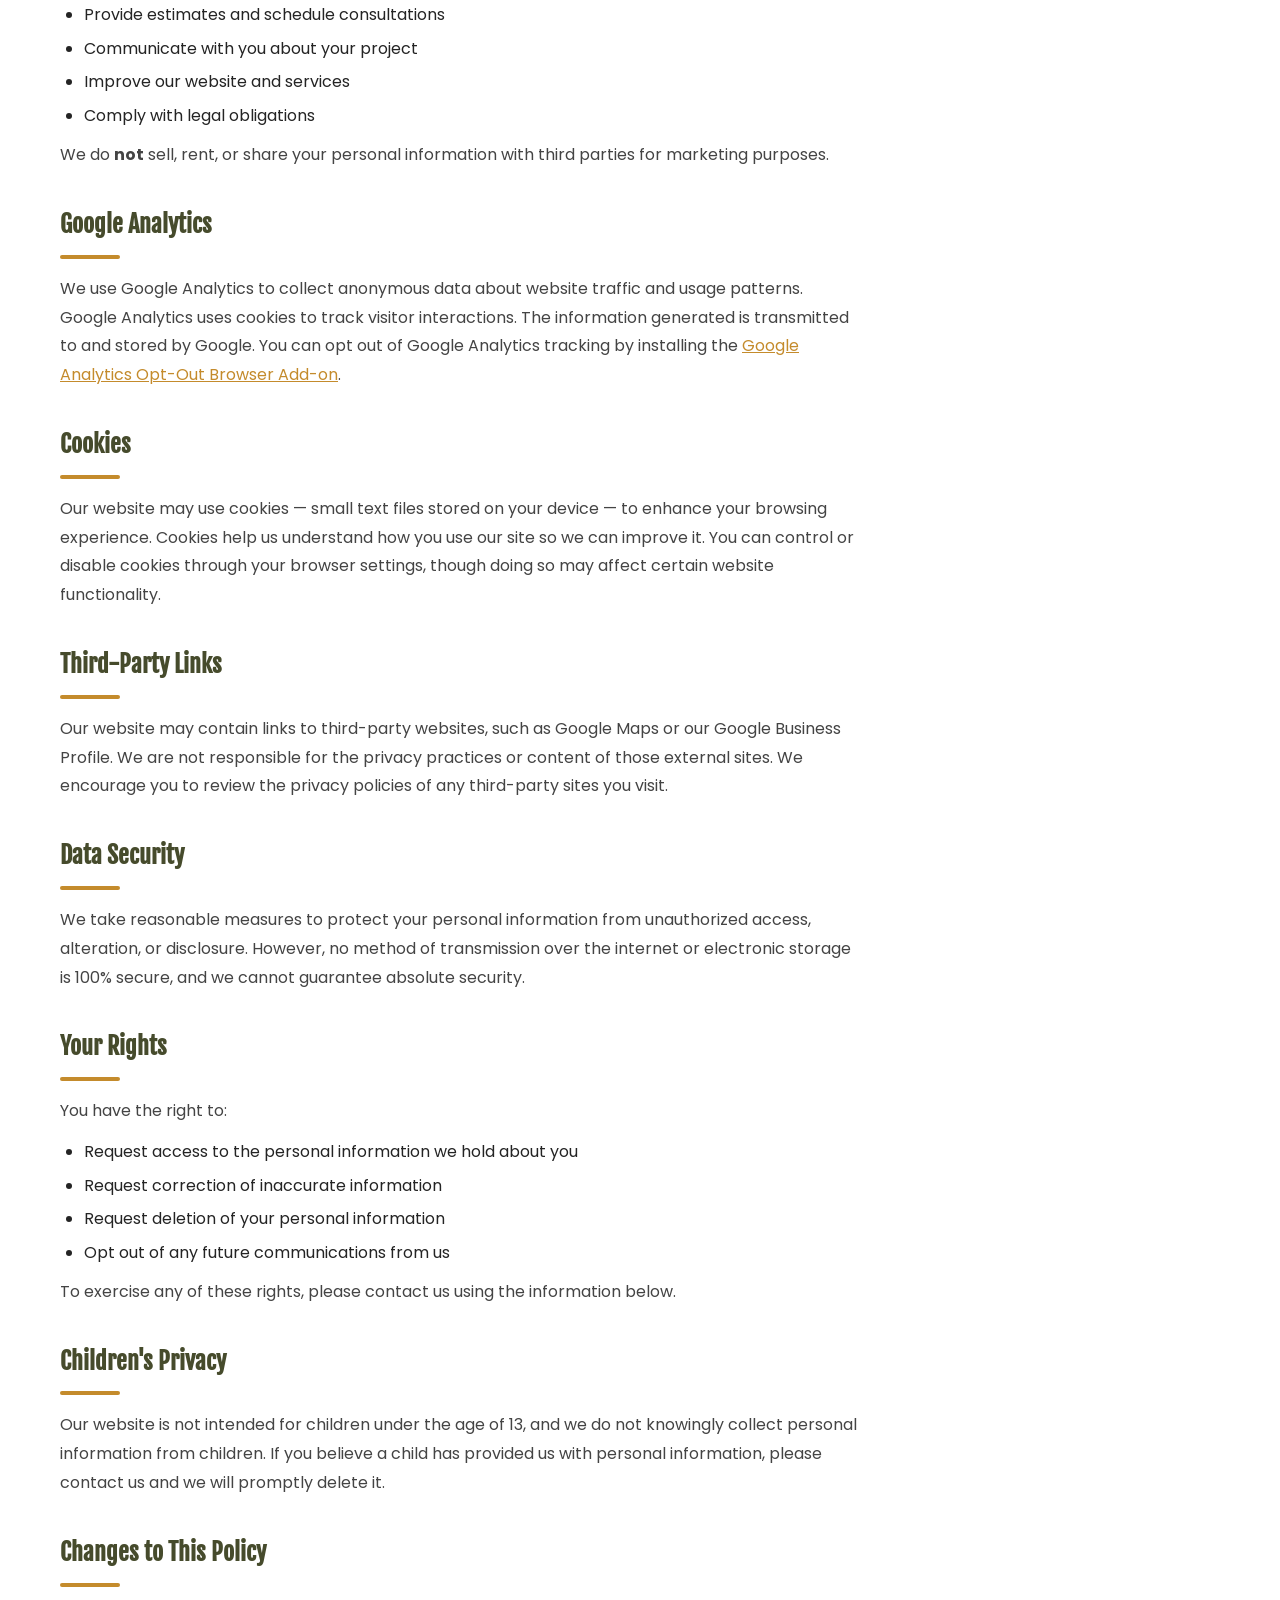
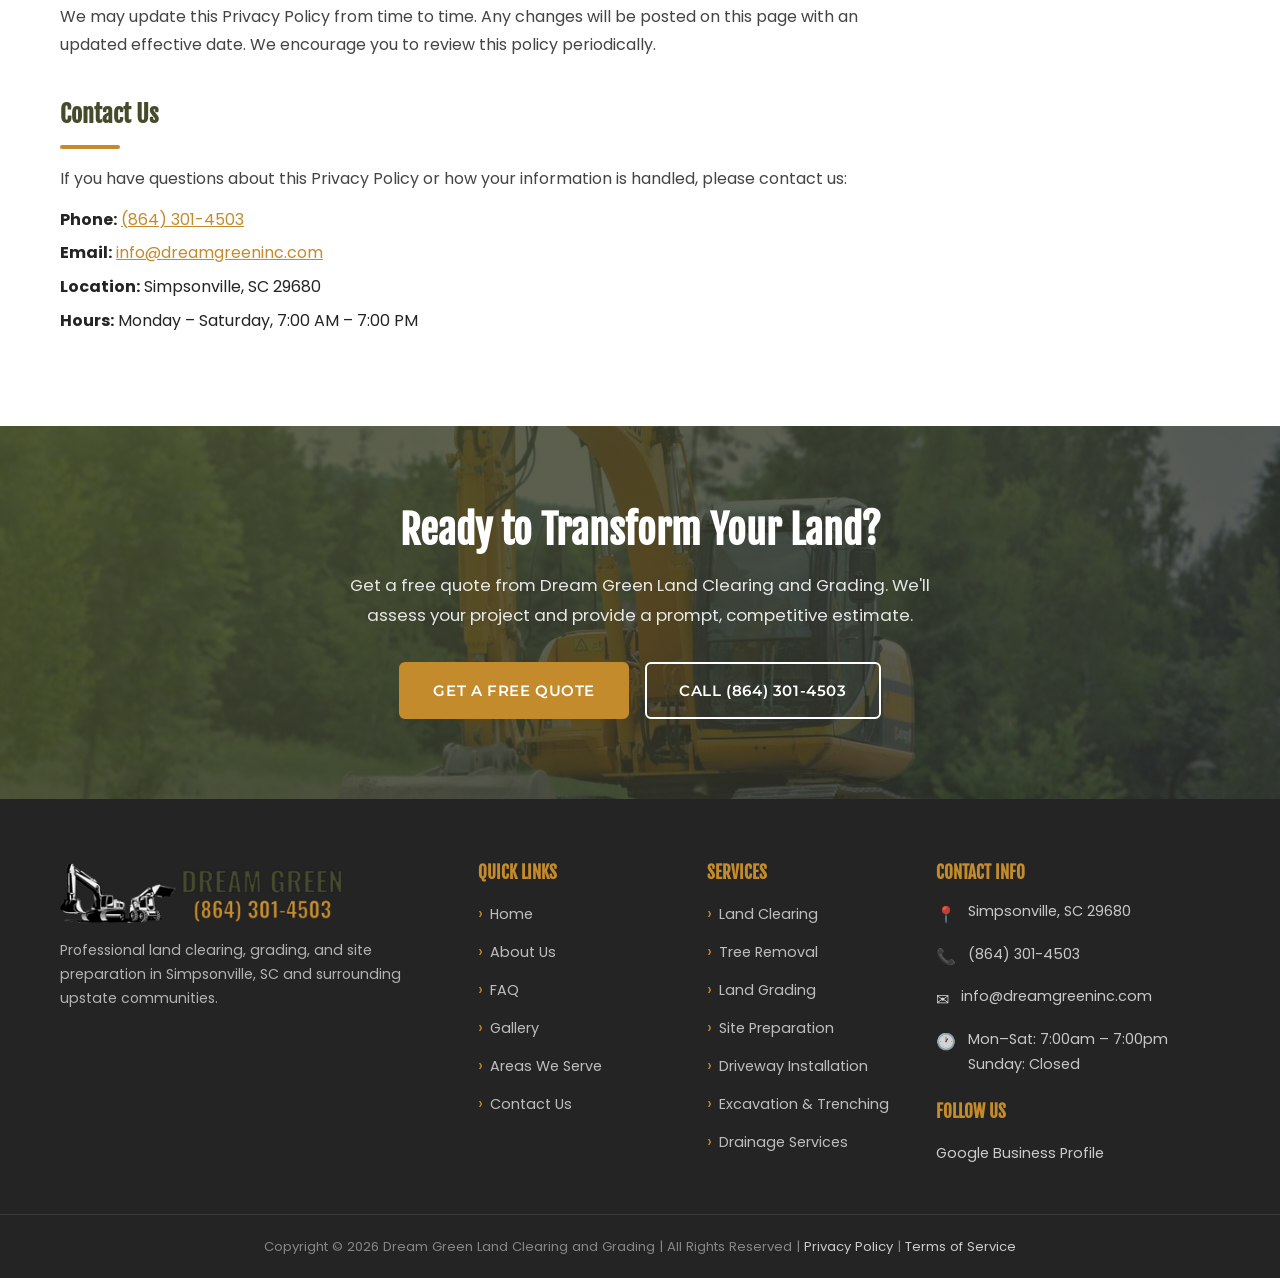
<file: privacy-policy.html>
<!DOCTYPE html>
<html lang="en">
<head>
  <meta charset="UTF-8">
  <meta name="viewport" content="width=device-width, initial-scale=1.0">
  <title>Privacy Policy | Dream Green Land Clearing and Grading</title>
  <meta name="description" content="Privacy Policy for Dream Green Land Clearing and Grading. Learn how we collect, use, and protect your personal information.">
  <meta name="keywords" content="privacy policy, Dream Green, data protection, personal information">
  <link rel="canonical" href="https://www.dreamgreeninc.com/privacy-policy.html">

  <!-- Open Graph -->
  <meta property="og:type" content="website">
  <meta property="og:url" content="https://www.dreamgreeninc.com/privacy-policy.html">
  <meta property="og:title" content="Privacy Policy | Dream Green Land Clearing and Grading">
  <meta property="og:description" content="Privacy Policy for Dream Green Land Clearing and Grading. Learn how we collect, use, and protect your personal information.">
  <meta property="og:image" content="https://www.dreamgreeninc.com/images/land-clearing-excavator-simpsonville-sc-1280w.jpg">
  <meta property="og:site_name" content="Dream Green Land Clearing and Grading">

  <link rel="stylesheet" href="css/styles.css">

  <script type="application/ld+json">
  {
    "@context": "https://schema.org",
    "@type": "LocalBusiness",
    "name": "Dream Green Land Clearing and Grading",
    "description": "Professional land clearing, grading, tree removal, site preparation, excavation, and drainage services in Simpsonville, SC.",
    "url": "https://www.dreamgreeninc.com",
    "telephone": "+18643014503",
    "email": "info@dreamgreeninc.com",
    "address": {
      "@type": "PostalAddress",
      "addressLocality": "Simpsonville",
      "addressRegion": "SC",
      "postalCode": "29680",
      "addressCountry": "US"
    },
    "openingHoursSpecification": [
      {
        "@type": "OpeningHoursSpecification",
        "dayOfWeek": ["Monday","Tuesday","Wednesday","Thursday","Friday","Saturday"],
        "opens": "07:00",
        "closes": "19:00"
      }
    ],
    "sameAs": ["https://maps.app.goo.gl/QSWHWX5jcNX4MvyX7"]
  }
  </script>

  <!-- Google Analytics -->
  <script async src="https://www.googletagmanager.com/gtag/js?id=G-PLACEHOLDER"></script>
  <script>
    window.dataLayer = window.dataLayer || [];
    function gtag(){dataLayer.push(arguments);}
    gtag('js', new Date());
    gtag('config', 'G-PLACEHOLDER');
  </script>
</head>
<body>

  <a class="skip-link" href="#main">Skip to main content</a>

  <!-- HEADER -->
  <header class="site-header solid" id="siteHeader">
    <div class="container">
      <div class="header-inner">
        <a href="index.html" class="header-logo" aria-label="Dream Green Land Clearing and Grading — Home">
          <img src="images/Temp%20Logo-306w.png" alt="Dream Green Land Clearing and Grading logo" width="60" height="55">
          <span>Dream Green<br>Land Clearing</span>
        </a>
        <nav class="main-nav" aria-label="Main navigation">
          <ul class="nav-list" role="list">
            <li class="nav-item"><a href="index.html" class="nav-link">Home</a></li>
            <li class="nav-item">
              <a href="about.html" class="nav-link" aria-haspopup="true">About <span class="arrow">&#9662;</span></a>
              <ul class="dropdown-menu" role="list">
                <li><a href="about.html">About Us</a></li>
                <li><a href="faq.html">FAQ</a></li>
              </ul>
            </li>
            <li class="nav-item">
              <a href="index.html#services" class="nav-link" aria-haspopup="true">Services <span class="arrow">&#9662;</span></a>
              <ul class="dropdown-menu" role="list">
                <li><a href="services/land-clearing.html">Land Clearing Services</a></li>
                <li><a href="services/tree-removal.html">Tree Removal Services</a></li>
                <li><a href="services/land-grading.html">Land Grading &amp; Leveling</a></li>
                <li><a href="services/site-preparation.html">Site Preparation</a></li>
                <li><a href="services/driveway-installation.html">Driveway Installation</a></li>
                <li><a href="services/excavation-trenching.html">Excavation &amp; Trenching</a></li>
                <li><a href="services/drainage.html">Drainage Services</a></li>
              </ul>
            </li>
            <li class="nav-item"><a href="areas-we-serve.html" class="nav-link">Areas We Serve</a></li>
            <li class="nav-item"><a href="gallery.html" class="nav-link">Gallery</a></li>
            <li class="nav-item"><a href="contact.html" class="nav-link">Contact Us</a></li>
          </ul>
        </nav>
        <div class="header-cta">
          <a href="tel:+18643014503" class="header-phone">(864) 301-4503</a>
          <a href="contact.html" class="btn btn-primary">Get a Quote</a>
        </div>
        <button class="hamburger" id="hamburger" aria-label="Toggle mobile navigation" aria-expanded="false" aria-controls="mobileNav">
          <span></span><span></span><span></span>
        </button>
      </div>
    </div>
  </header>

  <!-- Mobile Nav -->
  <nav class="mobile-nav" id="mobileNav" aria-label="Mobile navigation">
    <ul class="mobile-nav-list" role="list">
      <li><a href="index.html" class="mobile-nav-link">Home</a></li>
      <li>
        <button class="mobile-nav-link mobile-nav-toggle" data-submenu="mobileAbout">About <span class="submenu-arrow">&#8250;</span></button>
        <div class="mobile-submenu" id="mobileAbout">
          <a href="about.html">About Us</a>
          <a href="faq.html">FAQ</a>
        </div>
      </li>
      <li>
        <button class="mobile-nav-link mobile-nav-toggle" data-submenu="mobileServices">Services <span class="submenu-arrow">&#8250;</span></button>
        <div class="mobile-submenu" id="mobileServices">
          <a href="services/land-clearing.html">Land Clearing</a>
          <a href="services/tree-removal.html">Tree Removal</a>
          <a href="services/land-grading.html">Land Grading &amp; Leveling</a>
          <a href="services/site-preparation.html">Site Preparation</a>
          <a href="services/driveway-installation.html">Driveway Installation</a>
          <a href="services/excavation-trenching.html">Excavation &amp; Trenching</a>
          <a href="services/drainage.html">Drainage Services</a>
        </div>
      </li>
      <li><a href="areas-we-serve.html" class="mobile-nav-link">Areas We Serve</a></li>
      <li><a href="gallery.html" class="mobile-nav-link">Gallery</a></li>
      <li><a href="contact.html" class="mobile-nav-link">Contact Us</a></li>
    </ul>
    <a href="tel:+18643014503" class="mobile-nav-phone">(864) 301-4503</a>
  </nav>

  <!-- MAIN -->
  <main id="main">

    <!-- Page Hero -->
    <section class="hero hero-sm" style="background-image: url('images/land-clearing-excavator-simpsonville-sc-1280w.jpg');" aria-label="Privacy Policy">
      <div class="container">
        <div class="hero-content">
          <nav class="breadcrumb" aria-label="Breadcrumb">
            <a href="index.html">Home</a><span>&#8250;</span> Privacy Policy
          </nav>
          <p class="hero-eyebrow">Your Privacy Matters</p>
          <h1>Privacy Policy</h1>
          <p class="hero-sub">How Dream Green Land Clearing and Grading collects, uses, and protects your information.</p>
        </div>
      </div>
    </section>

    <!-- Privacy Policy Content -->
    <section class="section-padding" aria-labelledby="privacy-heading">
      <div class="container">
        <div class="legal-content">
          <p><strong>Effective Date:</strong> April 2, 2026</p>
          <p>Dream Green Land Clearing and Grading ("we," "us," or "our") respects your privacy and is committed to protecting the personal information you share with us. This Privacy Policy explains how we collect, use, and safeguard your information when you visit our website at <strong>www.dreamgreeninc.com</strong> or contact us for services.</p>

          <h2 id="privacy-heading">Information We Collect</h2>
          <div class="divider"></div>

          <h3>Information You Provide</h3>
          <p>When you contact us through our website, by phone, or by email, we may collect:</p>
          <ul>
            <li>Your name</li>
            <li>Phone number</li>
            <li>Email address</li>
            <li>Property address or project location</li>
            <li>Details about your project or service request</li>
          </ul>

          <h3>Information Collected Automatically</h3>
          <p>When you visit our website, certain information may be collected automatically, including:</p>
          <ul>
            <li>IP address</li>
            <li>Browser type and version</li>
            <li>Pages visited and time spent on our site</li>
            <li>Referring website or search terms</li>
            <li>Device type and operating system</li>
          </ul>
          <p>This information is collected through Google Analytics and is used to improve our website and understand how visitors find and use our services.</p>

          <h2>How We Use Your Information</h2>
          <div class="divider"></div>
          <p>We use the information we collect to:</p>
          <ul>
            <li>Respond to your inquiries and service requests</li>
            <li>Provide estimates and schedule consultations</li>
            <li>Communicate with you about your project</li>
            <li>Improve our website and services</li>
            <li>Comply with legal obligations</li>
          </ul>
          <p>We do <strong>not</strong> sell, rent, or share your personal information with third parties for marketing purposes.</p>

          <h2>Google Analytics</h2>
          <div class="divider"></div>
          <p>We use Google Analytics to collect anonymous data about website traffic and usage patterns. Google Analytics uses cookies to track visitor interactions. The information generated is transmitted to and stored by Google. You can opt out of Google Analytics tracking by installing the <a href="https://tools.google.com/dlpage/gaoptout" target="_blank" rel="noopener noreferrer">Google Analytics Opt-Out Browser Add-on</a>.</p>

          <h2>Cookies</h2>
          <div class="divider"></div>
          <p>Our website may use cookies — small text files stored on your device — to enhance your browsing experience. Cookies help us understand how you use our site so we can improve it. You can control or disable cookies through your browser settings, though doing so may affect certain website functionality.</p>

          <h2>Third-Party Links</h2>
          <div class="divider"></div>
          <p>Our website may contain links to third-party websites, such as Google Maps or our Google Business Profile. We are not responsible for the privacy practices or content of those external sites. We encourage you to review the privacy policies of any third-party sites you visit.</p>

          <h2>Data Security</h2>
          <div class="divider"></div>
          <p>We take reasonable measures to protect your personal information from unauthorized access, alteration, or disclosure. However, no method of transmission over the internet or electronic storage is 100% secure, and we cannot guarantee absolute security.</p>

          <h2>Your Rights</h2>
          <div class="divider"></div>
          <p>You have the right to:</p>
          <ul>
            <li>Request access to the personal information we hold about you</li>
            <li>Request correction of inaccurate information</li>
            <li>Request deletion of your personal information</li>
            <li>Opt out of any future communications from us</li>
          </ul>
          <p>To exercise any of these rights, please contact us using the information below.</p>

          <h2>Children's Privacy</h2>
          <div class="divider"></div>
          <p>Our website is not intended for children under the age of 13, and we do not knowingly collect personal information from children. If you believe a child has provided us with personal information, please contact us and we will promptly delete it.</p>

          <h2>Changes to This Policy</h2>
          <div class="divider"></div>
          <p>We may update this Privacy Policy from time to time. Any changes will be posted on this page with an updated effective date. We encourage you to review this policy periodically.</p>

          <h2>Contact Us</h2>
          <div class="divider"></div>
          <p>If you have questions about this Privacy Policy or how your information is handled, please contact us:</p>
          <ul class="contact-list">
            <li><strong>Phone:</strong> <a href="tel:+18643014503">(864) 301-4503</a></li>
            <li><strong>Email:</strong> <a href="mailto:info@dreamgreeninc.com">info@dreamgreeninc.com</a></li>
            <li><strong>Location:</strong> Simpsonville, SC 29680</li>
            <li><strong>Hours:</strong> Monday – Saturday, 7:00 AM – 7:00 PM</li>
          </ul>
        </div>
      </div>
    </section>

    <!-- CTA Banner -->
    <section class="cta-banner" style="background-image: url('images/pexels-photo-95687-1280w.jpeg');" aria-label="Call to action">
      <div class="container">
        <h2>Ready to Transform Your Land?</h2>
        <p>Get a free quote from Dream Green Land Clearing and Grading. We'll assess your project and provide a prompt, competitive estimate.</p>
        <div style="display: flex; gap: 1rem; justify-content: center; flex-wrap: wrap;">
          <a href="contact.html" class="btn btn-primary">Get a Free Quote</a>
          <a href="tel:+18643014503" class="btn btn-outline">Call (864) 301-4503</a>
        </div>
      </div>
    </section>

  </main>

  <!-- FOOTER -->
  <footer class="site-footer" aria-label="Site footer">
    <div class="container">
      <div class="footer-grid">
        <div class="footer-brand">
          <img src="images/Temp%20Logo-306w.png" alt="Dream Green Land Clearing and Grading logo">
          <p>Professional land clearing, grading, and site preparation in Simpsonville, SC and surrounding upstate communities.</p>
        </div>
        <div class="footer-section">
          <h4>Quick Links</h4>
          <nav class="footer-links" aria-label="Footer navigation">
            <a href="index.html">Home</a>
            <a href="about.html">About Us</a>
            <a href="faq.html">FAQ</a>
            <a href="gallery.html">Gallery</a>
            <a href="areas-we-serve.html">Areas We Serve</a>
            <a href="contact.html">Contact Us</a>
          </nav>
        </div>
        <div class="footer-section">
          <h4>Services</h4>
          <nav class="footer-links" aria-label="Services navigation">
            <a href="services/land-clearing.html">Land Clearing</a>
            <a href="services/tree-removal.html">Tree Removal</a>
            <a href="services/land-grading.html">Land Grading</a>
            <a href="services/site-preparation.html">Site Preparation</a>
            <a href="services/driveway-installation.html">Driveway Installation</a>
            <a href="services/excavation-trenching.html">Excavation &amp; Trenching</a>
            <a href="services/drainage.html">Drainage Services</a>
          </nav>
        </div>
        <div class="footer-section">
          <h4>Contact Info</h4>
          <div class="footer-contact-item">
            <span>&#128205;</span>
            <p>Simpsonville, SC 29680</p>
          </div>
          <div class="footer-contact-item">
            <span>&#128222;</span>
            <a href="tel:+18643014503">(864) 301-4503</a>
          </div>
          <div class="footer-contact-item">
            <span>&#9993;</span>
            <a href="mailto:info@dreamgreeninc.com">info@dreamgreeninc.com</a>
          </div>
          <div class="footer-contact-item">
            <span>&#128336;</span>
            <p>Mon–Sat: 7:00am – 7:00pm<br>Sunday: Closed</p>
          </div>
          <h4 style="margin-top: 1.5rem;">Follow Us</h4>
          <a href="https://maps.app.goo.gl/QSWHWX5jcNX4MvyX7" target="_blank" rel="noopener noreferrer" style="color: #ccc; text-decoration: none; font-size: 0.9rem;">Google Business Profile</a>
        </div>
      </div>
    </div>
    <div class="footer-bottom">
      <div class="container">
        <p>Copyright &copy; <span id="year"></span> Dream Green Land Clearing and Grading | All Rights Reserved | <a href="privacy-policy.html" style="color: #ccc;">Privacy Policy</a> | <a href="terms-of-service.html" style="color: #ccc;">Terms of Service</a></p>
      </div>
    </div>
  </footer>

  <script src="js/main.js"></script>
  <script>document.getElementById('year').textContent = new Date().getFullYear();</script>
</body>
</html>
</file>
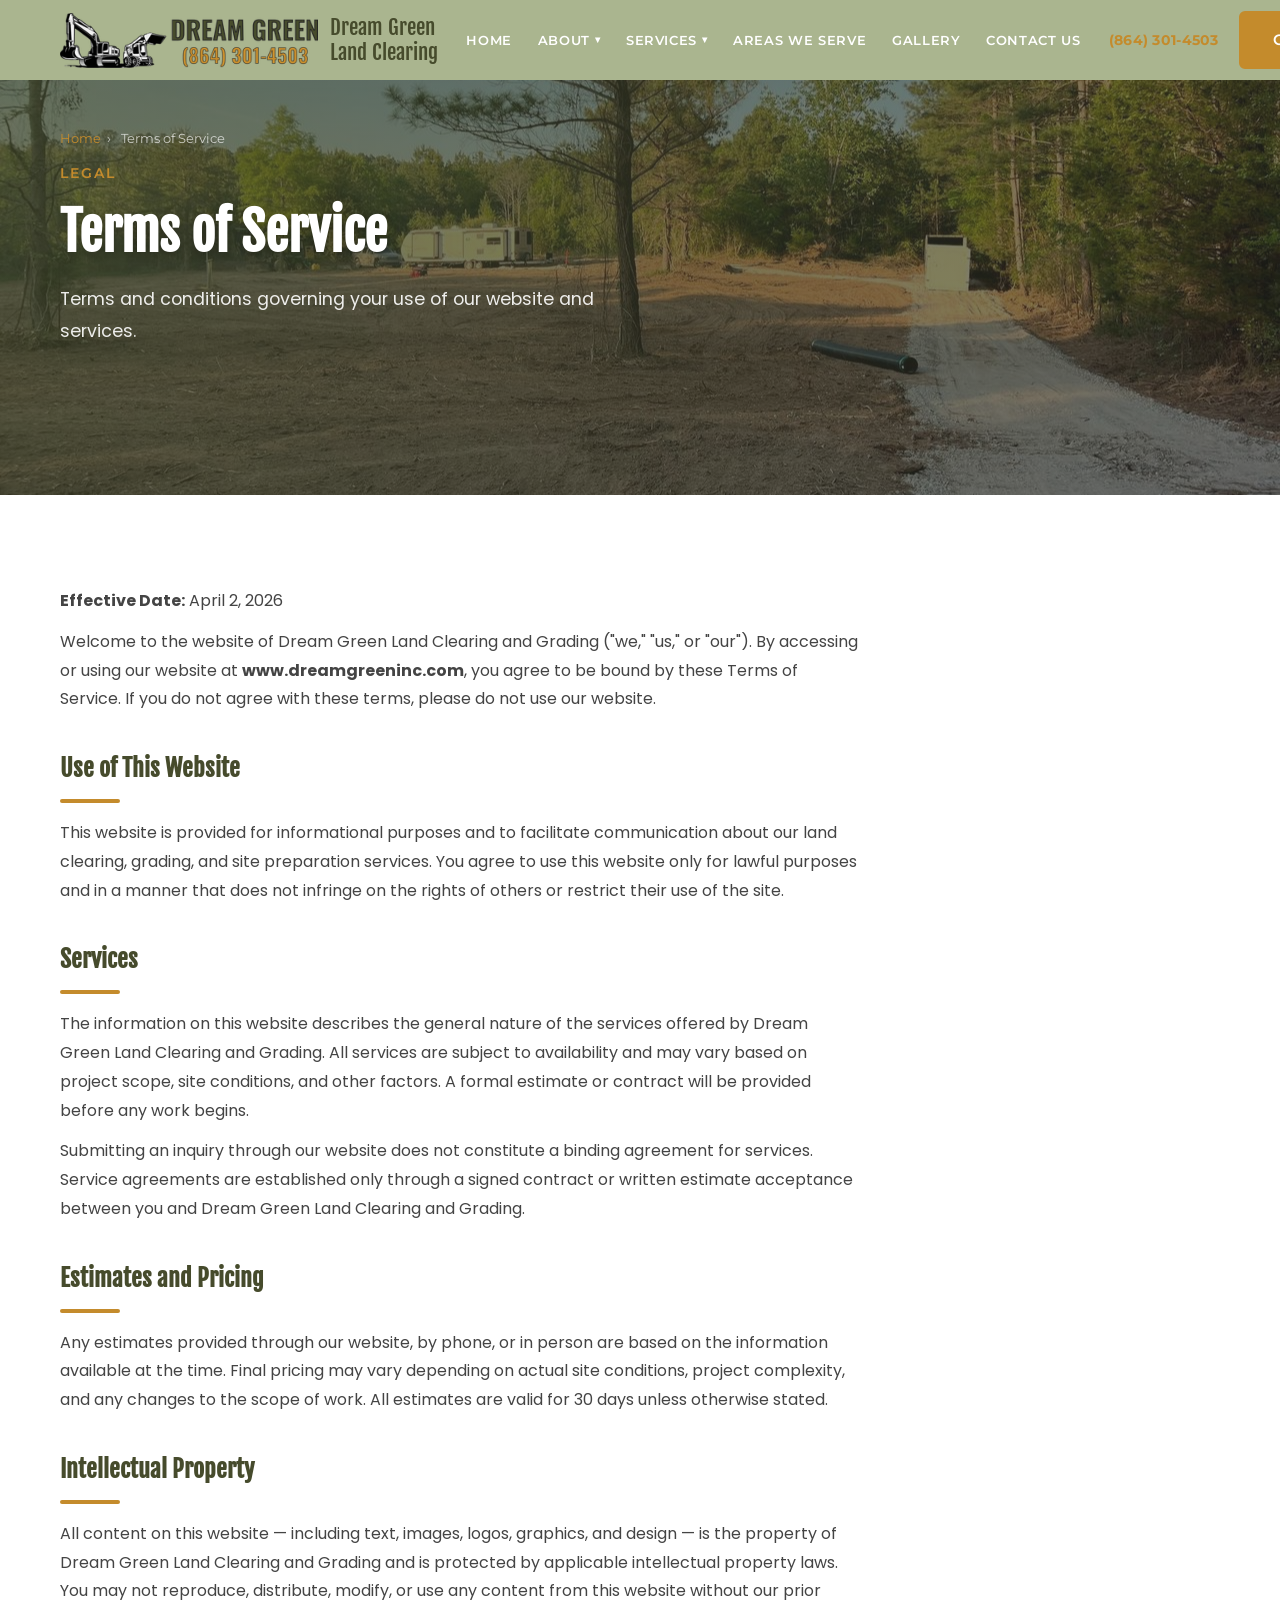
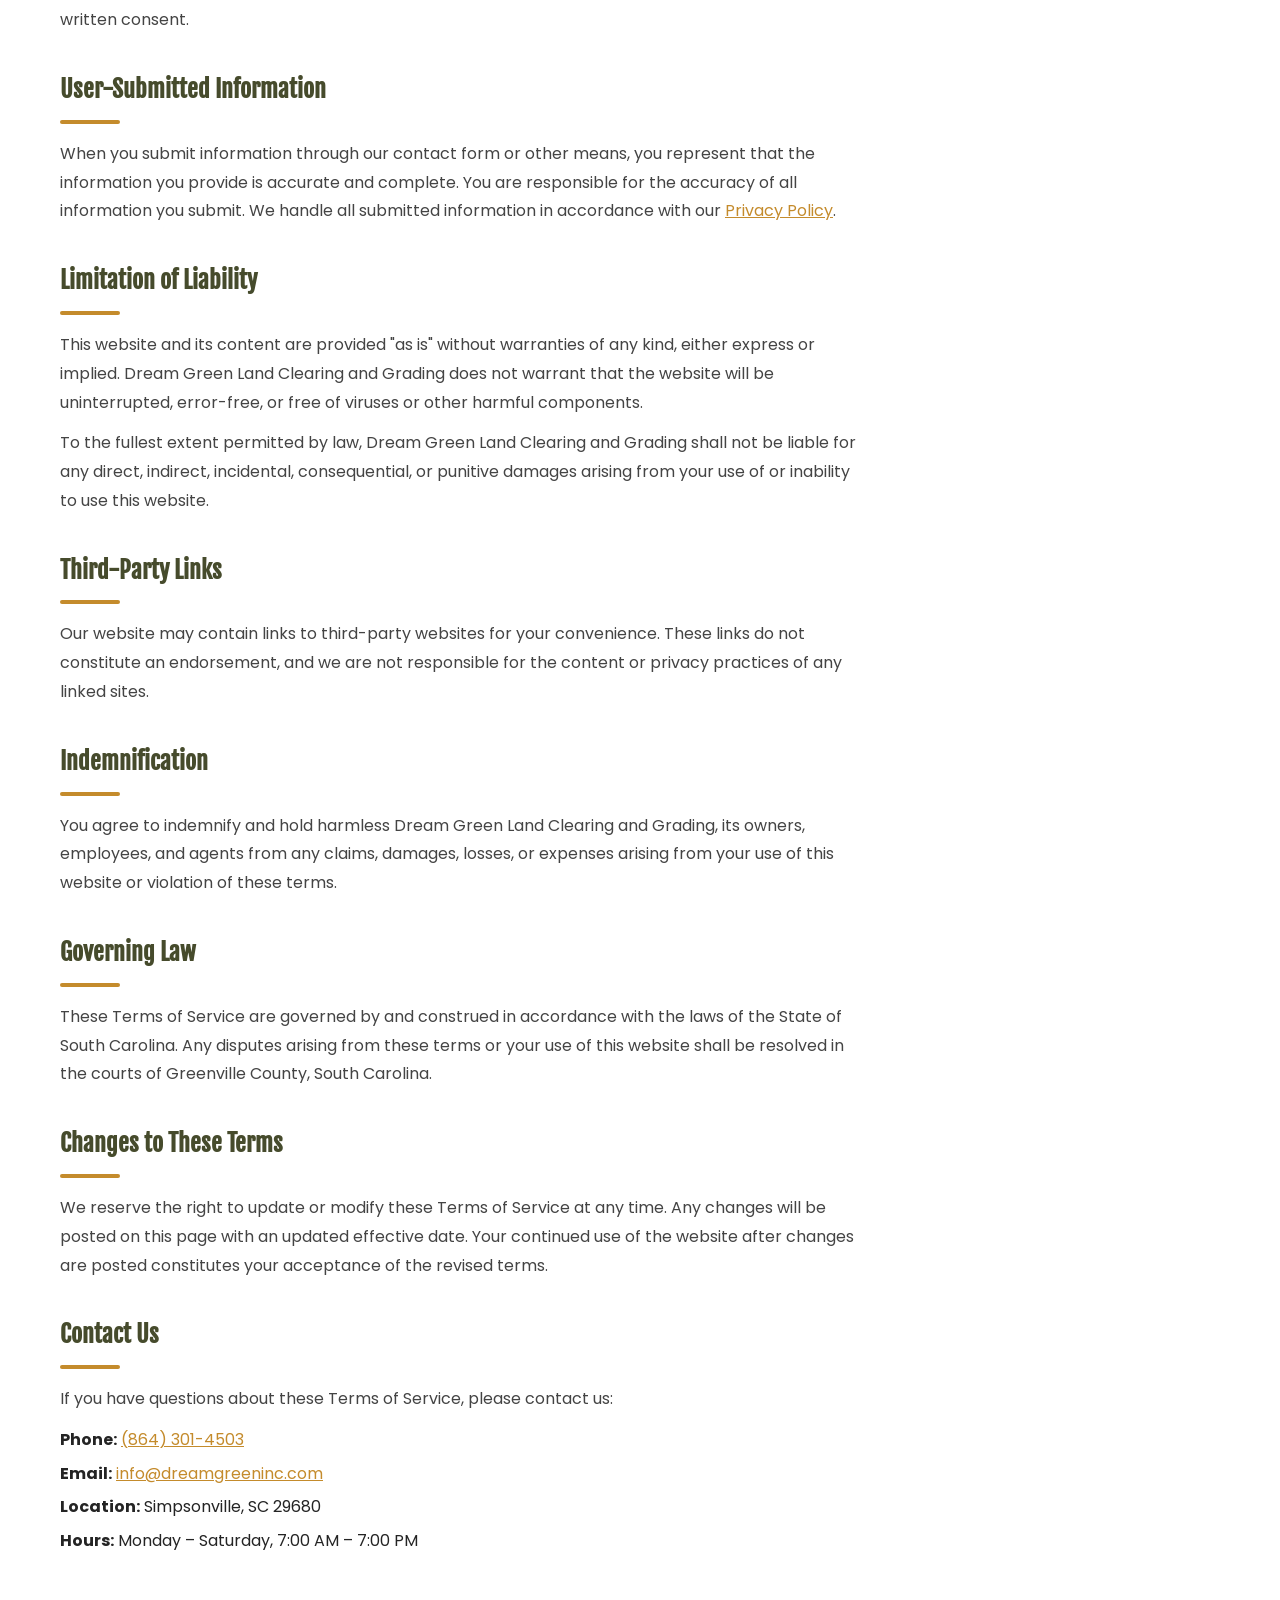
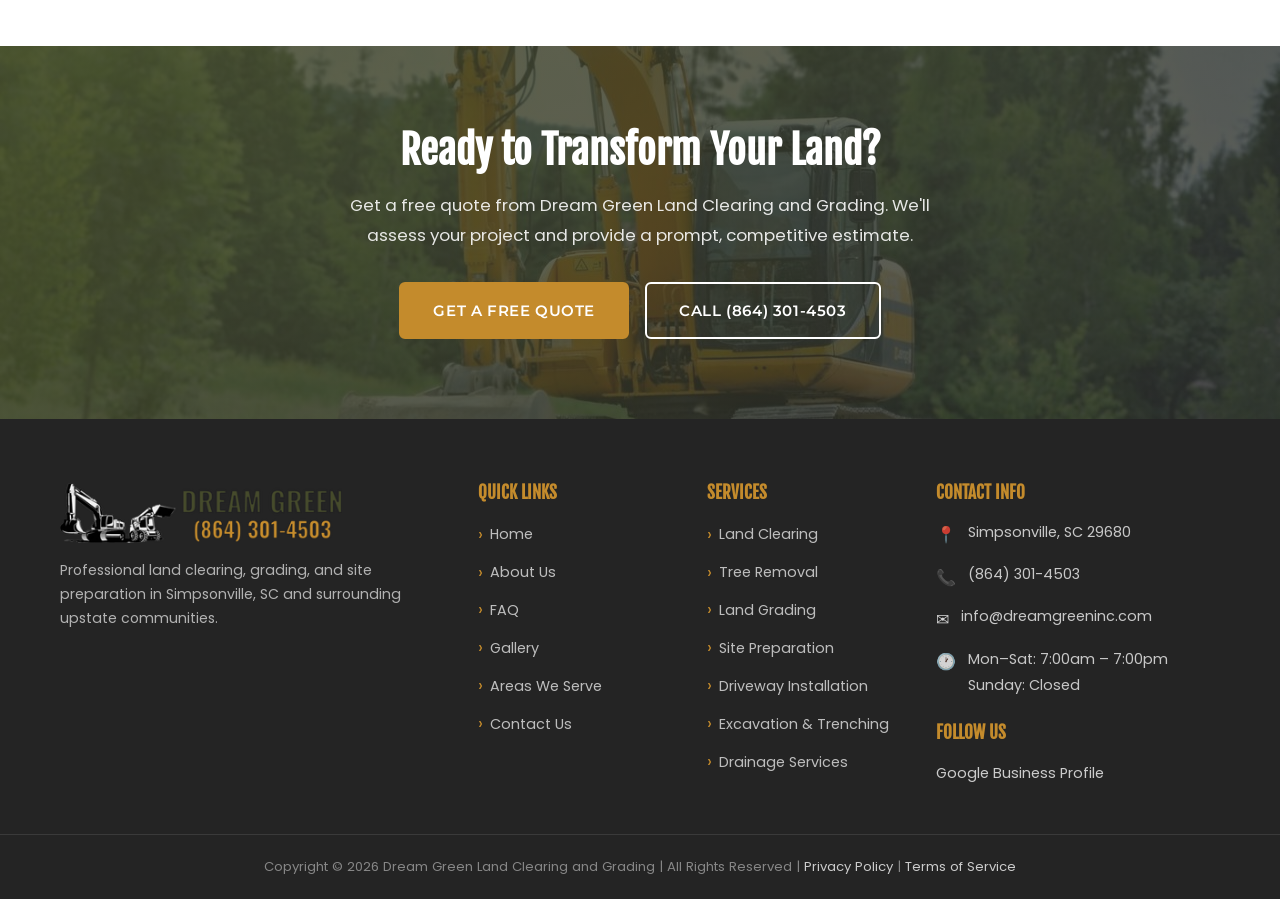
<file: terms-of-service.html>
<!DOCTYPE html>
<html lang="en">
<head>
  <meta charset="UTF-8">
  <meta name="viewport" content="width=device-width, initial-scale=1.0">
  <title>Terms of Service | Dream Green Land Clearing and Grading</title>
  <meta name="description" content="Terms of Service for Dream Green Land Clearing and Grading. Review the terms and conditions for using our website and services.">
  <meta name="keywords" content="terms of service, Dream Green, terms and conditions, service agreement">
  <link rel="canonical" href="https://www.dreamgreeninc.com/terms-of-service.html">

  <!-- Open Graph -->
  <meta property="og:type" content="website">
  <meta property="og:url" content="https://www.dreamgreeninc.com/terms-of-service.html">
  <meta property="og:title" content="Terms of Service | Dream Green Land Clearing and Grading">
  <meta property="og:description" content="Terms of Service for Dream Green Land Clearing and Grading. Review the terms and conditions for using our website and services.">
  <meta property="og:image" content="https://www.dreamgreeninc.com/images/land-clearing-excavator-simpsonville-sc-1280w.jpg">
  <meta property="og:site_name" content="Dream Green Land Clearing and Grading">

  <link rel="stylesheet" href="css/styles.css">

  <script type="application/ld+json">
  {
    "@context": "https://schema.org",
    "@type": "LocalBusiness",
    "name": "Dream Green Land Clearing and Grading",
    "description": "Professional land clearing, grading, tree removal, site preparation, excavation, and drainage services in Simpsonville, SC.",
    "url": "https://www.dreamgreeninc.com",
    "telephone": "+18643014503",
    "email": "info@dreamgreeninc.com",
    "address": {
      "@type": "PostalAddress",
      "addressLocality": "Simpsonville",
      "addressRegion": "SC",
      "postalCode": "29680",
      "addressCountry": "US"
    },
    "openingHoursSpecification": [
      {
        "@type": "OpeningHoursSpecification",
        "dayOfWeek": ["Monday","Tuesday","Wednesday","Thursday","Friday","Saturday"],
        "opens": "07:00",
        "closes": "19:00"
      }
    ],
    "sameAs": ["https://maps.app.goo.gl/QSWHWX5jcNX4MvyX7"]
  }
  </script>

  <!-- Google Analytics -->
  <script async src="https://www.googletagmanager.com/gtag/js?id=G-PLACEHOLDER"></script>
  <script>
    window.dataLayer = window.dataLayer || [];
    function gtag(){dataLayer.push(arguments);}
    gtag('js', new Date());
    gtag('config', 'G-PLACEHOLDER');
  </script>
</head>
<body>

  <a class="skip-link" href="#main">Skip to main content</a>

  <!-- HEADER -->
  <header class="site-header solid" id="siteHeader">
    <div class="container">
      <div class="header-inner">
        <a href="index.html" class="header-logo" aria-label="Dream Green Land Clearing and Grading — Home">
          <img src="images/Temp%20Logo-306w.png" alt="Dream Green Land Clearing and Grading logo" width="60" height="55">
          <span>Dream Green<br>Land Clearing</span>
        </a>
        <nav class="main-nav" aria-label="Main navigation">
          <ul class="nav-list" role="list">
            <li class="nav-item"><a href="index.html" class="nav-link">Home</a></li>
            <li class="nav-item">
              <a href="about.html" class="nav-link" aria-haspopup="true">About <span class="arrow">&#9662;</span></a>
              <ul class="dropdown-menu" role="list">
                <li><a href="about.html">About Us</a></li>
                <li><a href="faq.html">FAQ</a></li>
              </ul>
            </li>
            <li class="nav-item">
              <a href="index.html#services" class="nav-link" aria-haspopup="true">Services <span class="arrow">&#9662;</span></a>
              <ul class="dropdown-menu" role="list">
                <li><a href="services/land-clearing.html">Land Clearing Services</a></li>
                <li><a href="services/tree-removal.html">Tree Removal Services</a></li>
                <li><a href="services/land-grading.html">Land Grading &amp; Leveling</a></li>
                <li><a href="services/site-preparation.html">Site Preparation</a></li>
                <li><a href="services/driveway-installation.html">Driveway Installation</a></li>
                <li><a href="services/excavation-trenching.html">Excavation &amp; Trenching</a></li>
                <li><a href="services/drainage.html">Drainage Services</a></li>
              </ul>
            </li>
            <li class="nav-item"><a href="areas-we-serve.html" class="nav-link">Areas We Serve</a></li>
            <li class="nav-item"><a href="gallery.html" class="nav-link">Gallery</a></li>
            <li class="nav-item"><a href="contact.html" class="nav-link">Contact Us</a></li>
          </ul>
        </nav>
        <div class="header-cta">
          <a href="tel:+18643014503" class="header-phone">(864) 301-4503</a>
          <a href="contact.html" class="btn btn-primary">Get a Quote</a>
        </div>
        <button class="hamburger" id="hamburger" aria-label="Toggle mobile navigation" aria-expanded="false" aria-controls="mobileNav">
          <span></span><span></span><span></span>
        </button>
      </div>
    </div>
  </header>

  <!-- Mobile Nav -->
  <nav class="mobile-nav" id="mobileNav" aria-label="Mobile navigation">
    <ul class="mobile-nav-list" role="list">
      <li><a href="index.html" class="mobile-nav-link">Home</a></li>
      <li>
        <button class="mobile-nav-link mobile-nav-toggle" data-submenu="mobileAbout">About <span class="submenu-arrow">&#8250;</span></button>
        <div class="mobile-submenu" id="mobileAbout">
          <a href="about.html">About Us</a>
          <a href="faq.html">FAQ</a>
        </div>
      </li>
      <li>
        <button class="mobile-nav-link mobile-nav-toggle" data-submenu="mobileServices">Services <span class="submenu-arrow">&#8250;</span></button>
        <div class="mobile-submenu" id="mobileServices">
          <a href="services/land-clearing.html">Land Clearing</a>
          <a href="services/tree-removal.html">Tree Removal</a>
          <a href="services/land-grading.html">Land Grading &amp; Leveling</a>
          <a href="services/site-preparation.html">Site Preparation</a>
          <a href="services/driveway-installation.html">Driveway Installation</a>
          <a href="services/excavation-trenching.html">Excavation &amp; Trenching</a>
          <a href="services/drainage.html">Drainage Services</a>
        </div>
      </li>
      <li><a href="areas-we-serve.html" class="mobile-nav-link">Areas We Serve</a></li>
      <li><a href="gallery.html" class="mobile-nav-link">Gallery</a></li>
      <li><a href="contact.html" class="mobile-nav-link">Contact Us</a></li>
    </ul>
    <a href="tel:+18643014503" class="mobile-nav-phone">(864) 301-4503</a>
  </nav>

  <!-- MAIN -->
  <main id="main">

    <!-- Page Hero -->
    <section class="hero hero-sm" style="background-image: url('images/land-clearing-excavator-simpsonville-sc-1280w.jpg');" aria-label="Terms of Service">
      <div class="container">
        <div class="hero-content">
          <nav class="breadcrumb" aria-label="Breadcrumb">
            <a href="index.html">Home</a><span>&#8250;</span> Terms of Service
          </nav>
          <p class="hero-eyebrow">Legal</p>
          <h1>Terms of Service</h1>
          <p class="hero-sub">Terms and conditions governing your use of our website and services.</p>
        </div>
      </div>
    </section>

    <!-- Terms Content -->
    <section class="section-padding" aria-labelledby="terms-heading">
      <div class="container">
        <div class="legal-content">
          <p><strong>Effective Date:</strong> April 2, 2026</p>
          <p>Welcome to the website of Dream Green Land Clearing and Grading ("we," "us," or "our"). By accessing or using our website at <strong>www.dreamgreeninc.com</strong>, you agree to be bound by these Terms of Service. If you do not agree with these terms, please do not use our website.</p>

          <h2 id="terms-heading">Use of This Website</h2>
          <div class="divider"></div>
          <p>This website is provided for informational purposes and to facilitate communication about our land clearing, grading, and site preparation services. You agree to use this website only for lawful purposes and in a manner that does not infringe on the rights of others or restrict their use of the site.</p>

          <h2>Services</h2>
          <div class="divider"></div>
          <p>The information on this website describes the general nature of the services offered by Dream Green Land Clearing and Grading. All services are subject to availability and may vary based on project scope, site conditions, and other factors. A formal estimate or contract will be provided before any work begins.</p>
          <p>Submitting an inquiry through our website does not constitute a binding agreement for services. Service agreements are established only through a signed contract or written estimate acceptance between you and Dream Green Land Clearing and Grading.</p>

          <h2>Estimates and Pricing</h2>
          <div class="divider"></div>
          <p>Any estimates provided through our website, by phone, or in person are based on the information available at the time. Final pricing may vary depending on actual site conditions, project complexity, and any changes to the scope of work. All estimates are valid for 30 days unless otherwise stated.</p>

          <h2>Intellectual Property</h2>
          <div class="divider"></div>
          <p>All content on this website — including text, images, logos, graphics, and design — is the property of Dream Green Land Clearing and Grading and is protected by applicable intellectual property laws. You may not reproduce, distribute, modify, or use any content from this website without our prior written consent.</p>

          <h2>User-Submitted Information</h2>
          <div class="divider"></div>
          <p>When you submit information through our contact form or other means, you represent that the information you provide is accurate and complete. You are responsible for the accuracy of all information you submit. We handle all submitted information in accordance with our <a href="privacy-policy.html">Privacy Policy</a>.</p>

          <h2>Limitation of Liability</h2>
          <div class="divider"></div>
          <p>This website and its content are provided "as is" without warranties of any kind, either express or implied. Dream Green Land Clearing and Grading does not warrant that the website will be uninterrupted, error-free, or free of viruses or other harmful components.</p>
          <p>To the fullest extent permitted by law, Dream Green Land Clearing and Grading shall not be liable for any direct, indirect, incidental, consequential, or punitive damages arising from your use of or inability to use this website.</p>

          <h2>Third-Party Links</h2>
          <div class="divider"></div>
          <p>Our website may contain links to third-party websites for your convenience. These links do not constitute an endorsement, and we are not responsible for the content or privacy practices of any linked sites.</p>

          <h2>Indemnification</h2>
          <div class="divider"></div>
          <p>You agree to indemnify and hold harmless Dream Green Land Clearing and Grading, its owners, employees, and agents from any claims, damages, losses, or expenses arising from your use of this website or violation of these terms.</p>

          <h2>Governing Law</h2>
          <div class="divider"></div>
          <p>These Terms of Service are governed by and construed in accordance with the laws of the State of South Carolina. Any disputes arising from these terms or your use of this website shall be resolved in the courts of Greenville County, South Carolina.</p>

          <h2>Changes to These Terms</h2>
          <div class="divider"></div>
          <p>We reserve the right to update or modify these Terms of Service at any time. Any changes will be posted on this page with an updated effective date. Your continued use of the website after changes are posted constitutes your acceptance of the revised terms.</p>

          <h2>Contact Us</h2>
          <div class="divider"></div>
          <p>If you have questions about these Terms of Service, please contact us:</p>
          <ul class="contact-list">
            <li><strong>Phone:</strong> <a href="tel:+18643014503">(864) 301-4503</a></li>
            <li><strong>Email:</strong> <a href="mailto:info@dreamgreeninc.com">info@dreamgreeninc.com</a></li>
            <li><strong>Location:</strong> Simpsonville, SC 29680</li>
            <li><strong>Hours:</strong> Monday – Saturday, 7:00 AM – 7:00 PM</li>
          </ul>
        </div>
      </div>
    </section>

    <!-- CTA Banner -->
    <section class="cta-banner" style="background-image: url('images/pexels-photo-95687-1280w.jpeg');" aria-label="Call to action">
      <div class="container">
        <h2>Ready to Transform Your Land?</h2>
        <p>Get a free quote from Dream Green Land Clearing and Grading. We'll assess your project and provide a prompt, competitive estimate.</p>
        <div style="display: flex; gap: 1rem; justify-content: center; flex-wrap: wrap;">
          <a href="contact.html" class="btn btn-primary">Get a Free Quote</a>
          <a href="tel:+18643014503" class="btn btn-outline">Call (864) 301-4503</a>
        </div>
      </div>
    </section>

  </main>

  <!-- FOOTER -->
  <footer class="site-footer" aria-label="Site footer">
    <div class="container">
      <div class="footer-grid">
        <div class="footer-brand">
          <img src="images/Temp%20Logo-306w.png" alt="Dream Green Land Clearing and Grading logo">
          <p>Professional land clearing, grading, and site preparation in Simpsonville, SC and surrounding upstate communities.</p>
        </div>
        <div class="footer-section">
          <h4>Quick Links</h4>
          <nav class="footer-links" aria-label="Footer navigation">
            <a href="index.html">Home</a>
            <a href="about.html">About Us</a>
            <a href="faq.html">FAQ</a>
            <a href="gallery.html">Gallery</a>
            <a href="areas-we-serve.html">Areas We Serve</a>
            <a href="contact.html">Contact Us</a>
          </nav>
        </div>
        <div class="footer-section">
          <h4>Services</h4>
          <nav class="footer-links" aria-label="Services navigation">
            <a href="services/land-clearing.html">Land Clearing</a>
            <a href="services/tree-removal.html">Tree Removal</a>
            <a href="services/land-grading.html">Land Grading</a>
            <a href="services/site-preparation.html">Site Preparation</a>
            <a href="services/driveway-installation.html">Driveway Installation</a>
            <a href="services/excavation-trenching.html">Excavation &amp; Trenching</a>
            <a href="services/drainage.html">Drainage Services</a>
          </nav>
        </div>
        <div class="footer-section">
          <h4>Contact Info</h4>
          <div class="footer-contact-item">
            <span>&#128205;</span>
            <p>Simpsonville, SC 29680</p>
          </div>
          <div class="footer-contact-item">
            <span>&#128222;</span>
            <a href="tel:+18643014503">(864) 301-4503</a>
          </div>
          <div class="footer-contact-item">
            <span>&#9993;</span>
            <a href="mailto:info@dreamgreeninc.com">info@dreamgreeninc.com</a>
          </div>
          <div class="footer-contact-item">
            <span>&#128336;</span>
            <p>Mon–Sat: 7:00am – 7:00pm<br>Sunday: Closed</p>
          </div>
          <h4 style="margin-top: 1.5rem;">Follow Us</h4>
          <a href="https://maps.app.goo.gl/QSWHWX5jcNX4MvyX7" target="_blank" rel="noopener noreferrer" style="color: #ccc; text-decoration: none; font-size: 0.9rem;">Google Business Profile</a>
        </div>
      </div>
    </div>
    <div class="footer-bottom">
      <div class="container">
        <p>Copyright &copy; <span id="year"></span> Dream Green Land Clearing and Grading | All Rights Reserved | <a href="privacy-policy.html" style="color: #ccc;">Privacy Policy</a> | <a href="terms-of-service.html" style="color: #ccc;">Terms of Service</a></p>
      </div>
    </div>
  </footer>

  <script src="js/main.js"></script>
  <script>document.getElementById('year').textContent = new Date().getFullYear();</script>
</body>
</html>
</file>
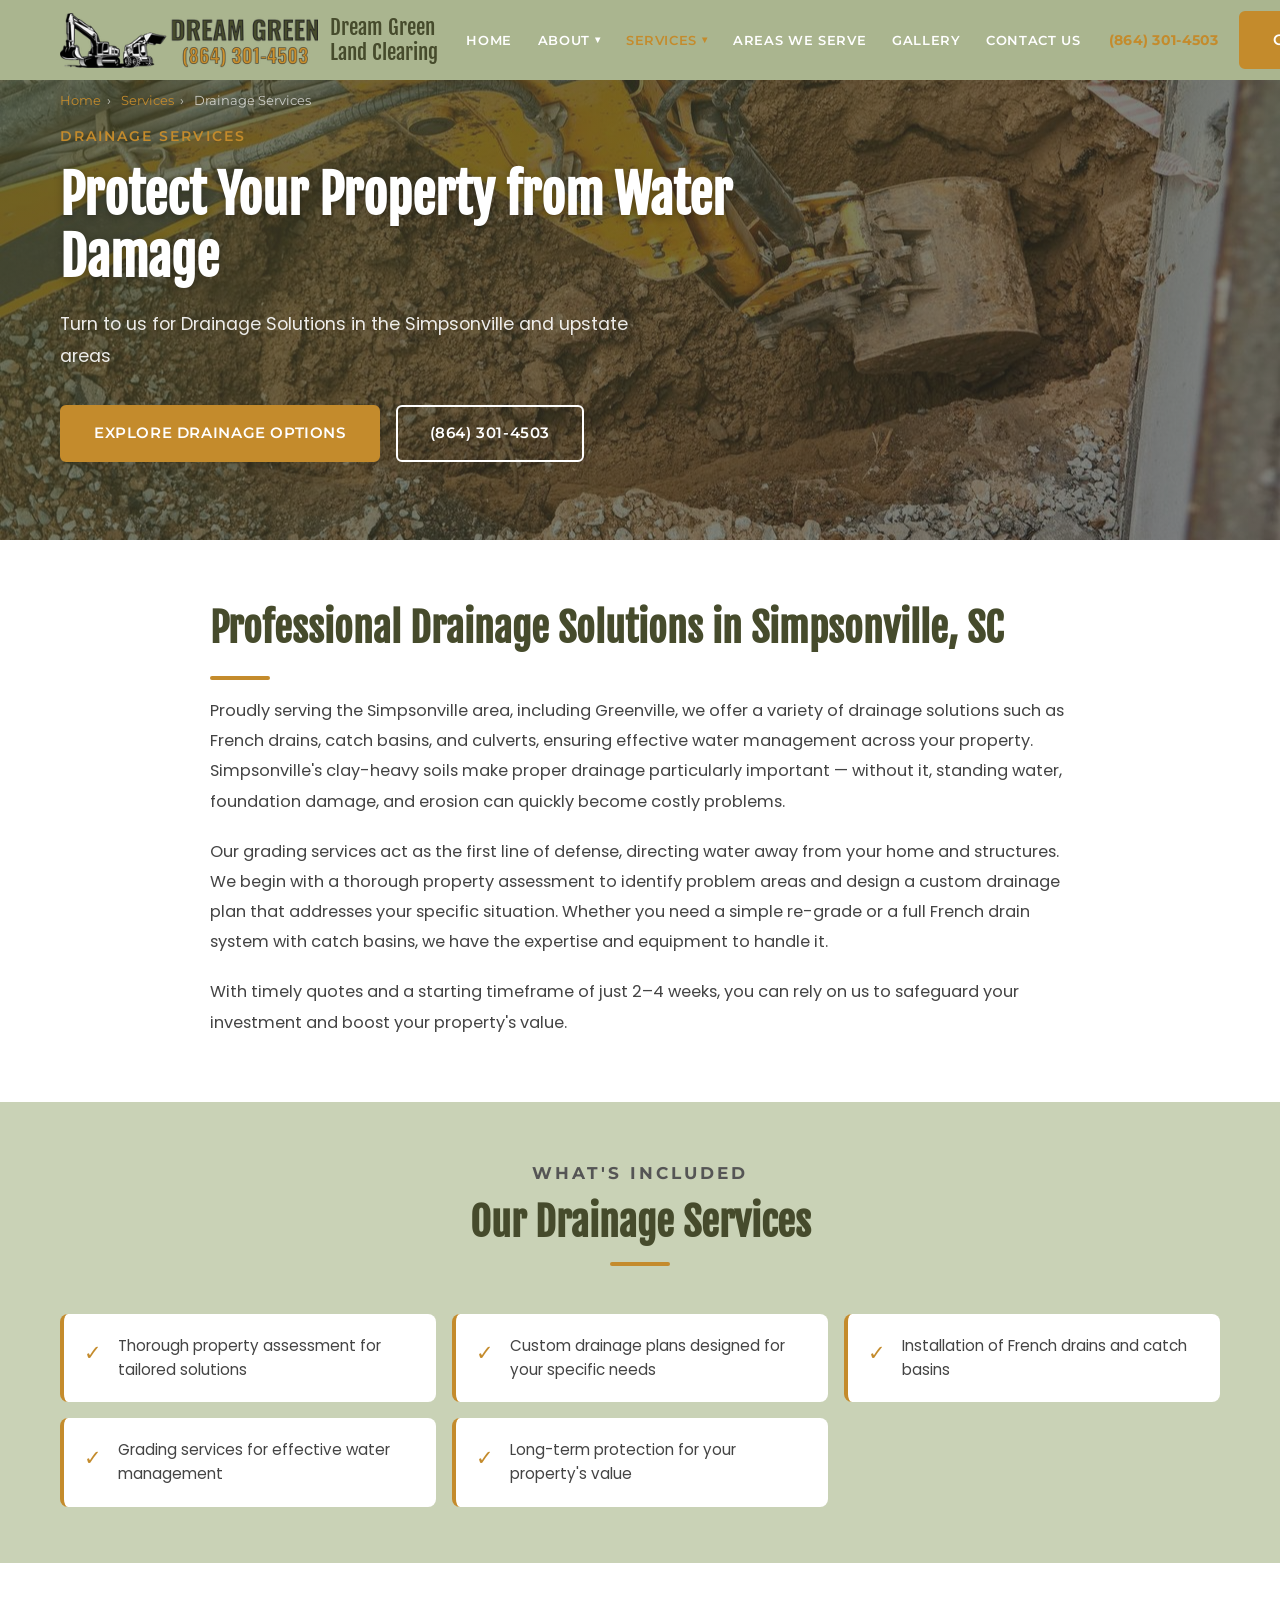
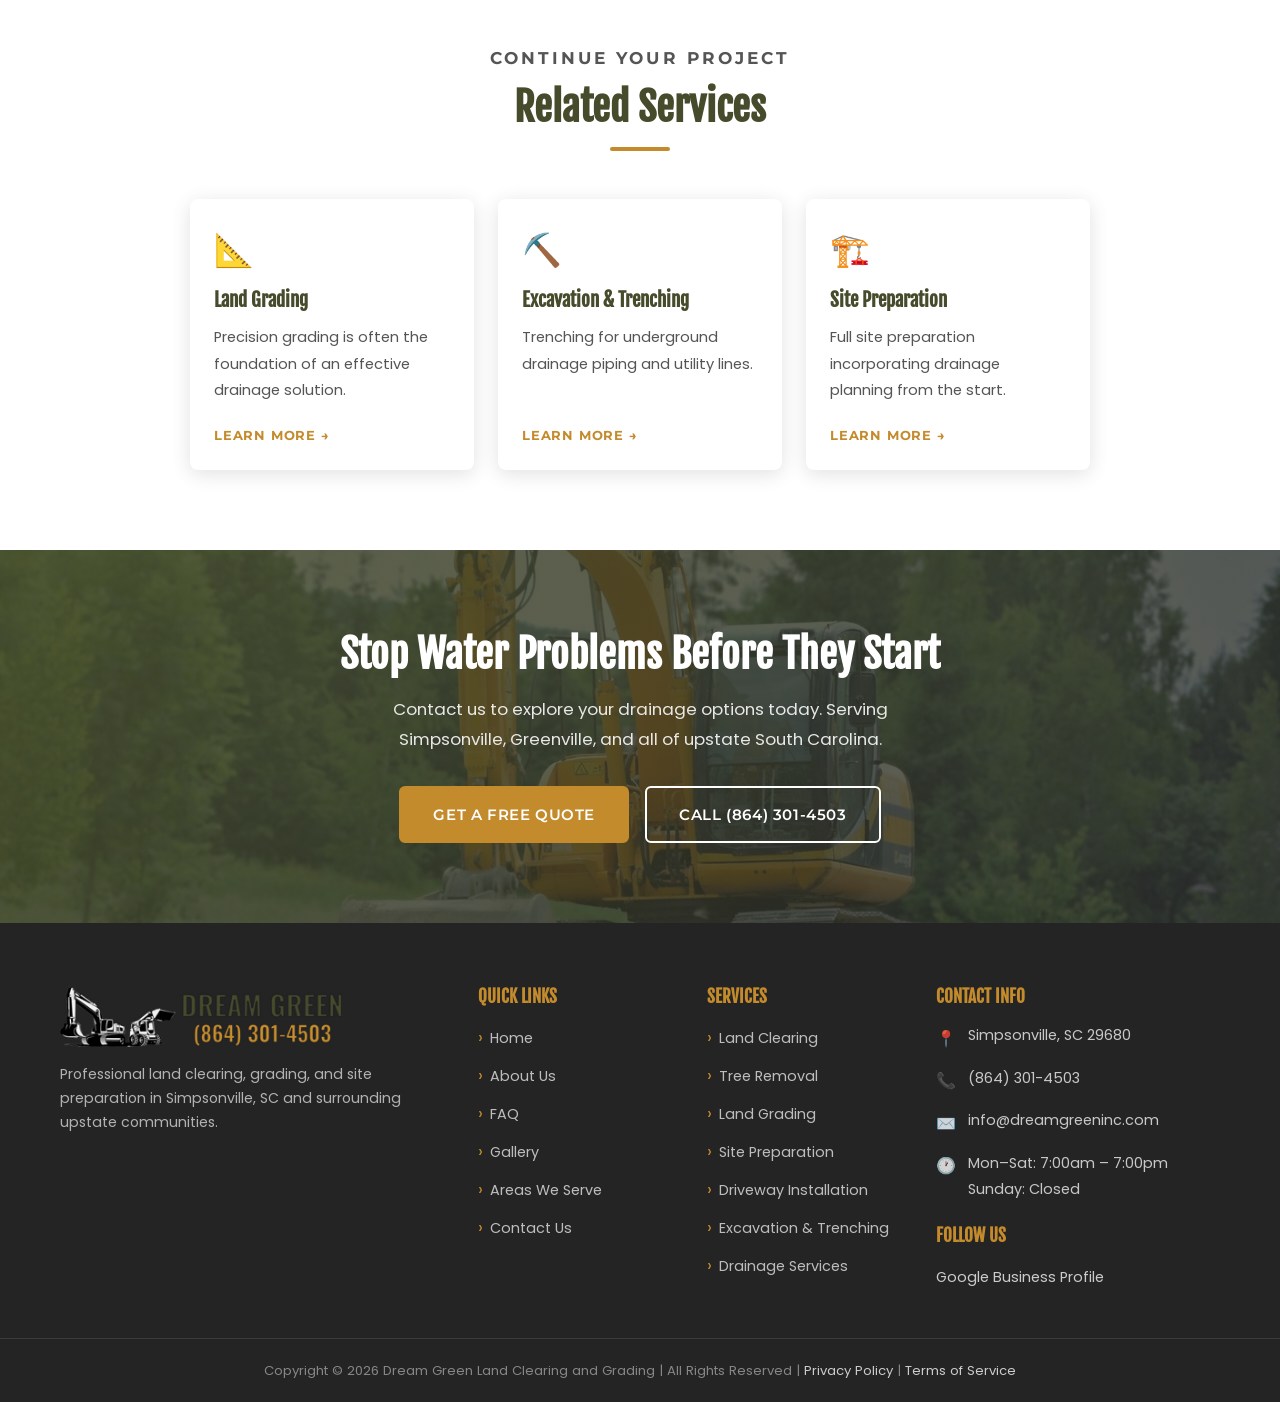
<file: services/drainage.html>
<!DOCTYPE html>
<html lang="en">
<head>
  <meta charset="UTF-8">
  <meta name="viewport" content="width=device-width, initial-scale=1.0">
  <title>Drainage Services | Dream Green Land Clearing and Grading</title>
  <meta name="description" content="Professional drainage solutions in Simpsonville, SC. French drains, catch basins, grading for water management. Protect your property.">
  <meta name="keywords" content="drainage services Simpsonville SC, French drain installation, catch basin, drainage grading, water management upstate SC">
  <link rel="canonical" href="https://www.dreamgreeninc.com/services/drainage.html">

  <meta property="og:type" content="website">
  <meta property="og:url" content="https://www.dreamgreeninc.com/services/drainage.html">
  <meta property="og:title" content="Drainage Services | Dream Green Land Clearing and Grading">
  <meta property="og:description" content="Professional drainage solutions in Simpsonville, SC. French drains, catch basins, grading for water management.">
  <meta property="og:image" content="https://www.dreamgreeninc.com/images/shutterstock_1994349899%20(1)-min-1280w.jpg">
  <meta property="og:site_name" content="Dream Green Land Clearing and Grading">

  <link rel="stylesheet" href="../css/styles.css">

  <script type="application/ld+json">
  {
    "@context": "https://schema.org",
    "@type": "Service",
    "name": "Drainage Services",
    "description": "Professional drainage solutions in Simpsonville, SC including French drains, catch basins, and grading.",
    "provider": {
      "@type": "LocalBusiness",
      "name": "Dream Green Land Clearing and Grading",
      "telephone": "+18643014503",
      "address": {"@type": "PostalAddress", "addressLocality": "Simpsonville", "addressRegion": "SC", "postalCode": "29680", "addressCountry": "US"}
    }
  }
  </script>

  <!-- Google Analytics -->
  <script async src="https://www.googletagmanager.com/gtag/js?id=G-PLACEHOLDER"></script>
  <script>
    window.dataLayer = window.dataLayer || [];
    function gtag(){dataLayer.push(arguments);}
    gtag('js', new Date());
    gtag('config', 'G-PLACEHOLDER');
  </script>
</head>
<body>

  <a class="skip-link" href="#main">Skip to main content</a>

  <header class="site-header solid" id="siteHeader">
    <div class="container">
      <div class="header-inner">
        <a href="../index.html" class="header-logo" aria-label="Dream Green Land Clearing and Grading — Home">
          <img src="../images/Temp%20Logo-306w.png" alt="Dream Green Land Clearing and Grading logo" width="60" height="55">
          <span>Dream Green<br>Land Clearing</span>
        </a>
        <nav class="main-nav" aria-label="Main navigation">
          <ul class="nav-list" role="list">
            <li class="nav-item"><a href="../index.html" class="nav-link">Home</a></li>
            <li class="nav-item">
              <a href="../about.html" class="nav-link" aria-haspopup="true">About <span class="arrow">▾</span></a>
              <ul class="dropdown-menu" role="list">
                <li><a href="../about.html">About Us</a></li>
                <li><a href="../faq.html">FAQ</a></li>
              </ul>
            </li>
            <li class="nav-item">
              <a href="#" class="nav-link active" aria-haspopup="true">Services <span class="arrow">▾</span></a>
              <ul class="dropdown-menu" role="list">
                <li><a href="land-clearing.html">Land Clearing Services</a></li>
                <li><a href="tree-removal.html">Tree Removal Services</a></li>
                <li><a href="land-grading.html">Land Grading &amp; Leveling</a></li>
                <li><a href="site-preparation.html">Site Preparation</a></li>
                <li><a href="driveway-installation.html">Driveway Installation</a></li>
                <li><a href="excavation-trenching.html">Excavation &amp; Trenching</a></li>
                <li><a href="drainage.html">Drainage Services</a></li>
              </ul>
            </li>
            <li class="nav-item"><a href="../areas-we-serve.html" class="nav-link">Areas We Serve</a></li>
            <li class="nav-item"><a href="../gallery.html" class="nav-link">Gallery</a></li>
            <li class="nav-item"><a href="../contact.html" class="nav-link">Contact Us</a></li>
          </ul>
        </nav>
        <div class="header-cta">
          <a href="tel:+18643014503" class="header-phone">(864) 301-4503</a>
          <a href="../contact.html" class="btn btn-primary">Get a Quote</a>
        </div>
        <button class="hamburger" id="hamburger" aria-label="Toggle mobile navigation" aria-expanded="false" aria-controls="mobileNav">
          <span></span><span></span><span></span>
        </button>
      </div>
    </div>
  </header>

  <nav class="mobile-nav" id="mobileNav" aria-label="Mobile navigation">
    <ul class="mobile-nav-list" role="list">
      <li><a href="../index.html" class="mobile-nav-link">Home</a></li>
      <li>
        <button class="mobile-nav-link mobile-nav-toggle" data-submenu="mobileAbout">About <span class="submenu-arrow">›</span></button>
        <div class="mobile-submenu" id="mobileAbout"><a href="../about.html">About Us</a><a href="../faq.html">FAQ</a></div>
      </li>
      <li>
        <button class="mobile-nav-link mobile-nav-toggle" data-submenu="mobileServices">Services <span class="submenu-arrow">›</span></button>
        <div class="mobile-submenu" id="mobileServices">
          <a href="land-clearing.html">Land Clearing</a><a href="tree-removal.html">Tree Removal</a>
          <a href="land-grading.html">Land Grading &amp; Leveling</a><a href="site-preparation.html">Site Preparation</a>
          <a href="driveway-installation.html">Driveway Installation</a>
          <a href="excavation-trenching.html">Excavation &amp; Trenching</a><a href="drainage.html">Drainage Services</a>
        </div>
      </li>
      <li><a href="../areas-we-serve.html" class="mobile-nav-link">Areas We Serve</a></li>
      <li><a href="../gallery.html" class="mobile-nav-link">Gallery</a></li>
      <li><a href="../contact.html" class="mobile-nav-link">Contact Us</a></li>
    </ul>
    <a href="tel:+18643014503" class="mobile-nav-phone">(864) 301-4503</a>
  </nav>

  <main id="main">

    <section class="hero service-hero" style="background-image: url('../images/shutterstock_1994349899%20(1)-min-1280w.jpg');" aria-label="Drainage Services hero">
      <div class="container">
        <div class="hero-content">
          <nav class="breadcrumb" aria-label="Breadcrumb">
            <a href="../index.html">Home</a><span>›</span> <a href="#">Services</a><span>›</span> Drainage Services
          </nav>
          <p class="hero-eyebrow">Drainage Services</p>
          <h1>Protect Your Property from Water Damage</h1>
          <p class="hero-sub">Turn to us for Drainage Solutions in the Simpsonville and upstate areas</p>
          <div class="hero-actions">
            <a href="../contact.html" class="btn btn-primary">Explore Drainage Options</a>
            <a href="tel:+18643014503" class="btn btn-outline">(864) 301-4503</a>
          </div>
        </div>
      </div>
    </section>

    <section class="service-body" aria-labelledby="service-heading">
      <div class="container">
        <h2 id="service-heading">Professional Drainage Solutions in Simpsonville, SC</h2>
        <div class="divider"></div>
        <p>Proudly serving the Simpsonville area, including Greenville, we offer a variety of drainage solutions such as French drains, catch basins, and culverts, ensuring effective water management across your property. Simpsonville's clay-heavy soils make proper drainage particularly important — without it, standing water, foundation damage, and erosion can quickly become costly problems.</p>
        <p style="margin-top: 1.25rem;">Our grading services act as the first line of defense, directing water away from your home and structures. We begin with a thorough property assessment to identify problem areas and design a custom drainage plan that addresses your specific situation. Whether you need a simple re-grade or a full French drain system with catch basins, we have the expertise and equipment to handle it.</p>
        <p style="margin-top: 1.25rem;">With timely quotes and a starting timeframe of just 2–4 weeks, you can rely on us to safeguard your investment and boost your property's value.</p>
      </div>
    </section>

    <section class="bullets-section" aria-labelledby="included-heading">
      <div class="container">
        <div class="section-header text-center">
          <p class="section-eyebrow">What's Included</p>
          <h2 id="included-heading">Our Drainage Services</h2>
          <div class="divider center"></div>
        </div>
        <div class="bullets-grid">
          <div class="bullet-item"><span class="bullet-icon">✓</span><p>Thorough property assessment for tailored solutions</p></div>
          <div class="bullet-item"><span class="bullet-icon">✓</span><p>Custom drainage plans designed for your specific needs</p></div>
          <div class="bullet-item"><span class="bullet-icon">✓</span><p>Installation of French drains and catch basins</p></div>
          <div class="bullet-item"><span class="bullet-icon">✓</span><p>Grading services for effective water management</p></div>
          <div class="bullet-item"><span class="bullet-icon">✓</span><p>Long-term protection for your property's value</p></div>
        </div>
      </div>
    </section>

    <section class="section-padding" aria-labelledby="related-heading">
      <div class="container">
        <div class="section-header text-center">
          <p class="section-eyebrow">Continue Your Project</p>
          <h2 id="related-heading">Related Services</h2>
          <div class="divider center"></div>
        </div>
        <div class="services-grid" style="max-width: 900px; margin: 0 auto;">
          <article class="service-card"><div class="service-card-body"><div class="service-card-icon">📐</div><h3>Land Grading</h3><p>Precision grading is often the foundation of an effective drainage solution.</p><a href="land-grading.html" class="card-link">Learn More →</a></div></article>
          <article class="service-card"><div class="service-card-body"><div class="service-card-icon">⛏️</div><h3>Excavation &amp; Trenching</h3><p>Trenching for underground drainage piping and utility lines.</p><a href="excavation-trenching.html" class="card-link">Learn More →</a></div></article>
          <article class="service-card"><div class="service-card-body"><div class="service-card-icon">🏗️</div><h3>Site Preparation</h3><p>Full site preparation incorporating drainage planning from the start.</p><a href="site-preparation.html" class="card-link">Learn More →</a></div></article>
        </div>
      </div>
    </section>

    <section class="cta-banner" style="background-image: url('../images/pexels-photo-95687-1280w.jpeg');" aria-label="Call to action">
      <div class="container">
        <h2>Stop Water Problems Before They Start</h2>
        <p>Contact us to explore your drainage options today. Serving Simpsonville, Greenville, and all of upstate South Carolina.</p>
        <div style="display: flex; gap: 1rem; justify-content: center; flex-wrap: wrap;">
          <a href="../contact.html" class="btn btn-primary">Get a Free Quote</a>
          <a href="tel:+18643014503" class="btn btn-outline">Call (864) 301-4503</a>
        </div>
      </div>
    </section>

  </main>

  <footer class="site-footer" aria-label="Site footer">
    <div class="container">
      <div class="footer-grid">
        <div class="footer-brand">
          <img src="../images/Temp%20Logo-306w.png" alt="Dream Green Land Clearing and Grading logo">
          <p>Professional land clearing, grading, and site preparation in Simpsonville, SC and surrounding upstate communities.</p>
        </div>
        <div class="footer-section">
          <h4>Quick Links</h4>
          <nav class="footer-links" aria-label="Footer navigation">
            <a href="../index.html">Home</a><a href="../about.html">About Us</a><a href="../faq.html">FAQ</a>
            <a href="../gallery.html">Gallery</a><a href="../areas-we-serve.html">Areas We Serve</a><a href="../contact.html">Contact Us</a>
          </nav>
        </div>
        <div class="footer-section">
          <h4>Services</h4>
          <nav class="footer-links" aria-label="Services navigation">
            <a href="land-clearing.html">Land Clearing</a><a href="tree-removal.html">Tree Removal</a>
            <a href="land-grading.html">Land Grading</a><a href="site-preparation.html">Site Preparation</a>
            <a href="driveway-installation.html">Driveway Installation</a>
            <a href="excavation-trenching.html">Excavation &amp; Trenching</a><a href="drainage.html">Drainage Services</a>
          </nav>
        </div>
        <div class="footer-section">
          <h4>Contact Info</h4>
          <div class="footer-contact-item"><span>📍</span><p>Simpsonville, SC 29680</p></div>
          <div class="footer-contact-item"><span>📞</span><a href="tel:+18643014503">(864) 301-4503</a></div>
          <div class="footer-contact-item"><span>✉️</span><a href="mailto:info@dreamgreeninc.com">info@dreamgreeninc.com</a></div>
          <div class="footer-contact-item"><span>🕐</span><p>Mon–Sat: 7:00am – 7:00pm<br>Sunday: Closed</p></div>
          <h4 style="margin-top: 1.5rem;">Follow Us</h4>
          <a href="https://maps.app.goo.gl/QSWHWX5jcNX4MvyX7" target="_blank" rel="noopener noreferrer" style="color: #ccc; text-decoration: none; font-size: 0.9rem;">Google Business Profile</a>
        </div>
      </div>
    </div>
    <div class="footer-bottom"><div class="container"><p>Copyright &copy; <span id="year"></span> Dream Green Land Clearing and Grading | All Rights Reserved | <a href="../privacy-policy.html" style="color: #ccc;">Privacy Policy</a> | <a href="../terms-of-service.html" style="color: #ccc;">Terms of Service</a></p></div></div>
  </footer>

  <script src="../js/main.js"></script>
  <script>document.getElementById('year').textContent = new Date().getFullYear();</script>
</body>
</html>
</file>
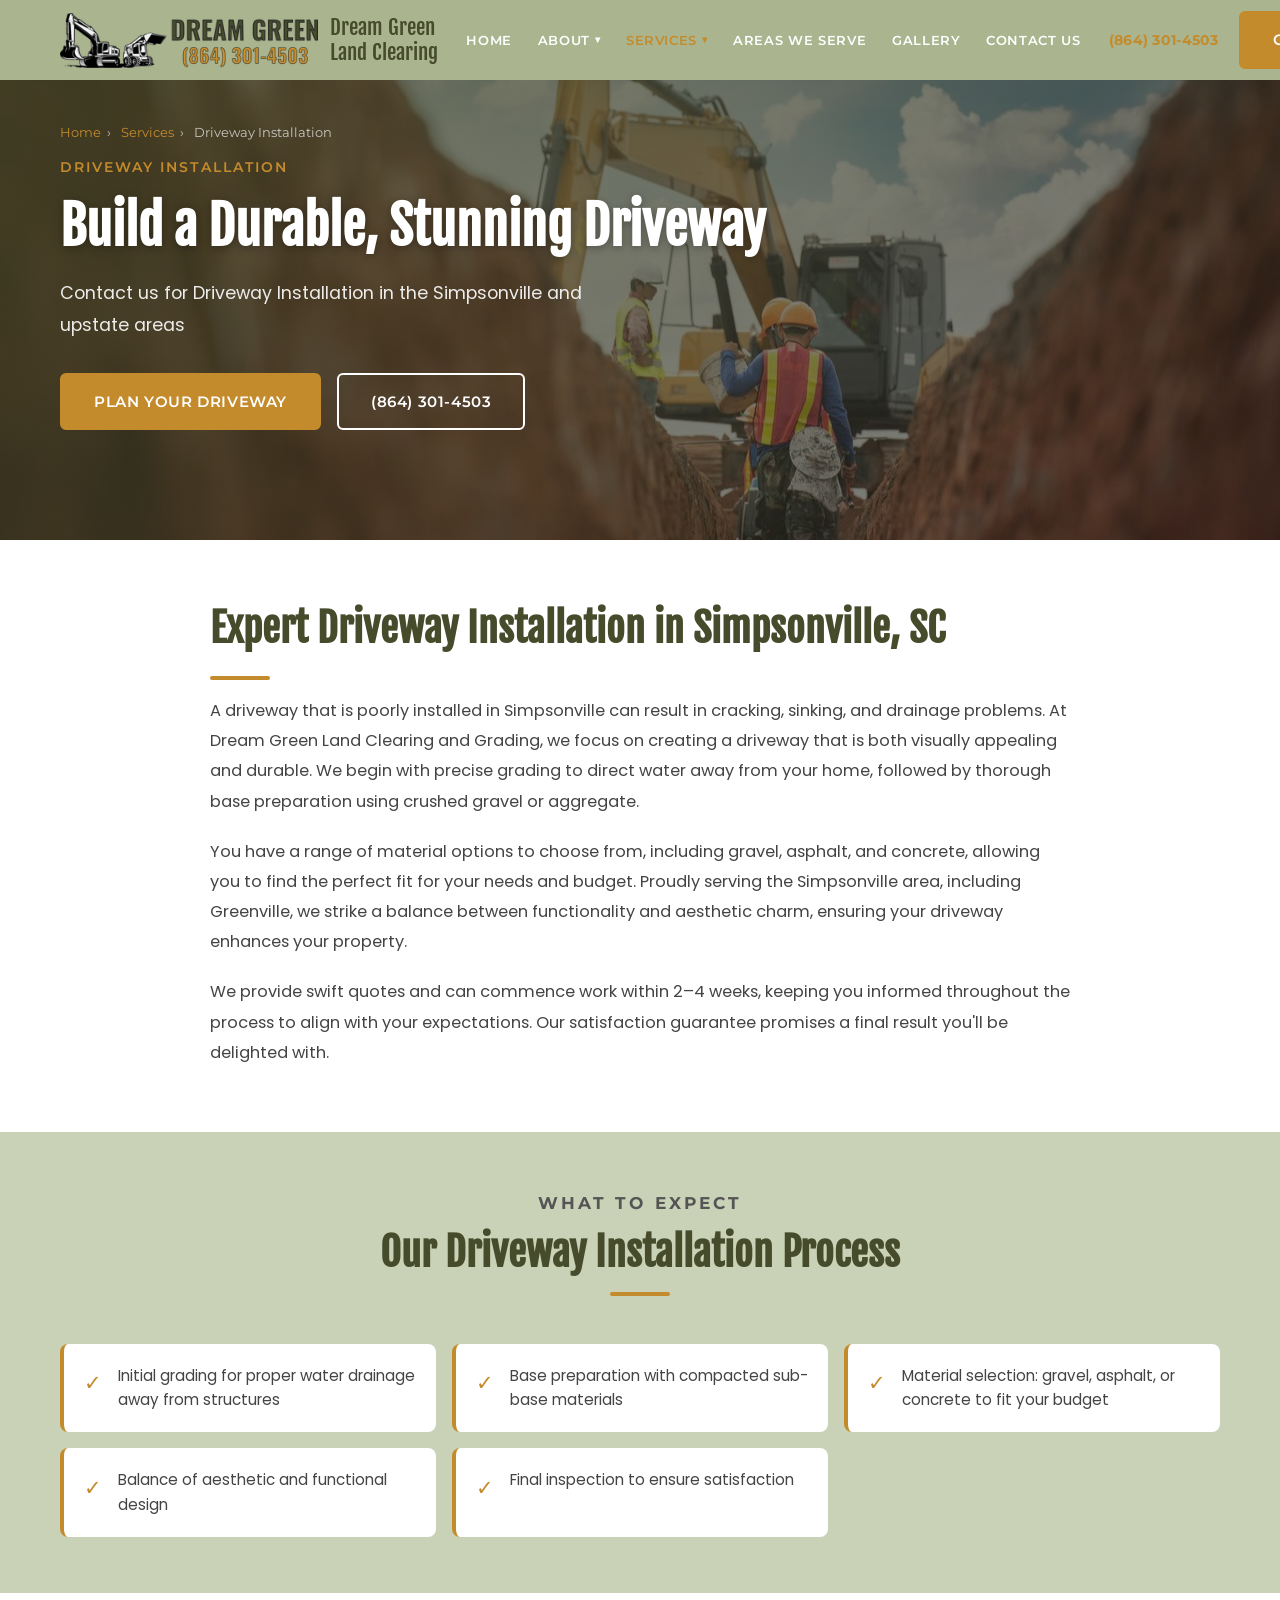
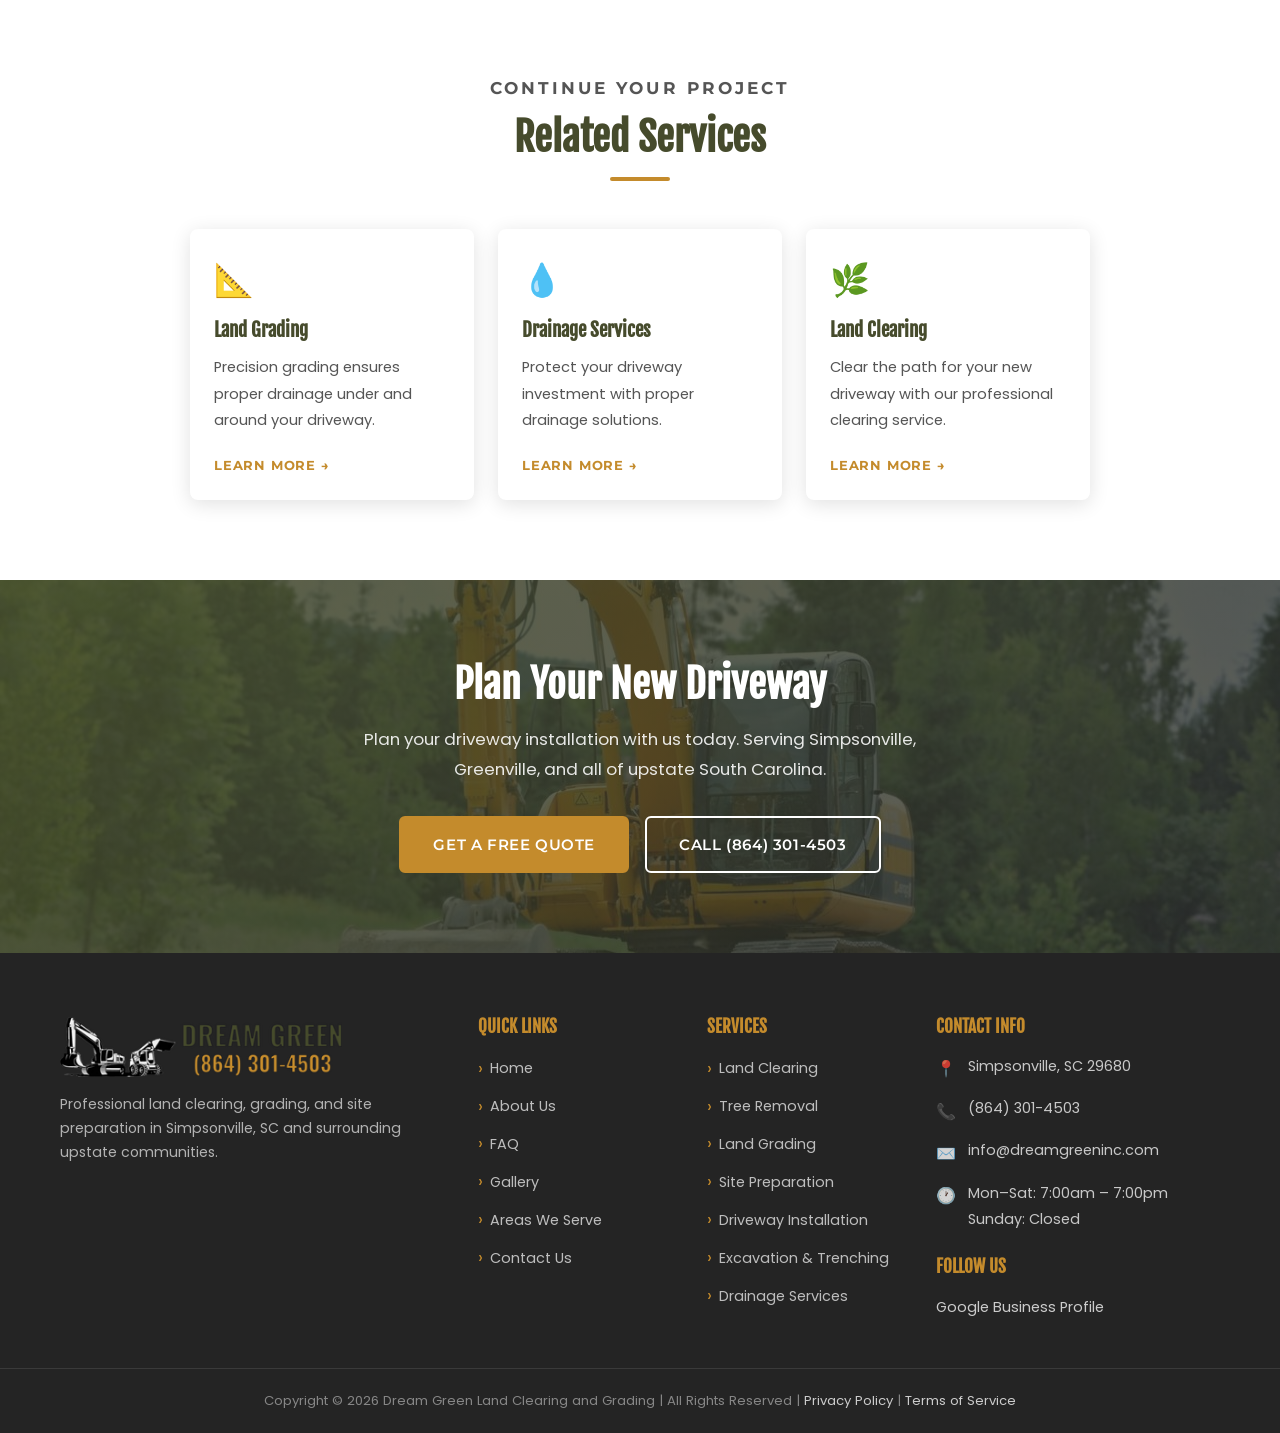
<file: services/driveway-installation.html>
<!DOCTYPE html>
<html lang="en">
<head>
  <meta charset="UTF-8">
  <meta name="viewport" content="width=device-width, initial-scale=1.0">
  <title>Driveway Installation | Dream Green Land Clearing and Grading</title>
  <meta name="description" content="Professional driveway installation in Simpsonville, SC. Gravel, asphalt, and concrete options. Proper grading and drainage included.">
  <meta name="keywords" content="driveway installation Simpsonville SC, gravel driveway, asphalt driveway, driveway grading, new driveway upstate SC">
  <link rel="canonical" href="https://www.dreamgreeninc.com/services/driveway-installation.html">

  <meta property="og:type" content="website">
  <meta property="og:url" content="https://www.dreamgreeninc.com/services/driveway-installation.html">
  <meta property="og:title" content="Driveway Installation | Dream Green Land Clearing and Grading">
  <meta property="og:description" content="Professional driveway installation in Simpsonville, SC. Gravel, asphalt, and concrete options. Proper grading and drainage included.">
  <meta property="og:image" content="https://www.dreamgreeninc.com/images/shutterstock_1163120776-min-1280w.jpg">
  <meta property="og:site_name" content="Dream Green Land Clearing and Grading">

  <link rel="stylesheet" href="../css/styles.css">

  <script type="application/ld+json">
  {
    "@context": "https://schema.org",
    "@type": "Service",
    "name": "Driveway Installation",
    "description": "Professional driveway installation in Simpsonville, SC with proper grading and drainage.",
    "provider": {
      "@type": "LocalBusiness",
      "name": "Dream Green Land Clearing and Grading",
      "telephone": "+18643014503",
      "address": {"@type": "PostalAddress", "addressLocality": "Simpsonville", "addressRegion": "SC", "postalCode": "29680", "addressCountry": "US"}
    }
  }
  </script>

  <!-- Google Analytics -->
  <script async src="https://www.googletagmanager.com/gtag/js?id=G-PLACEHOLDER"></script>
  <script>
    window.dataLayer = window.dataLayer || [];
    function gtag(){dataLayer.push(arguments);}
    gtag('js', new Date());
    gtag('config', 'G-PLACEHOLDER');
  </script>
</head>
<body>

  <a class="skip-link" href="#main">Skip to main content</a>

  <header class="site-header solid" id="siteHeader">
    <div class="container">
      <div class="header-inner">
        <a href="../index.html" class="header-logo" aria-label="Dream Green Land Clearing and Grading — Home">
          <img src="../images/Temp%20Logo-306w.png" alt="Dream Green Land Clearing and Grading logo" width="60" height="55">
          <span>Dream Green<br>Land Clearing</span>
        </a>
        <nav class="main-nav" aria-label="Main navigation">
          <ul class="nav-list" role="list">
            <li class="nav-item"><a href="../index.html" class="nav-link">Home</a></li>
            <li class="nav-item">
              <a href="../about.html" class="nav-link" aria-haspopup="true">About <span class="arrow">▾</span></a>
              <ul class="dropdown-menu" role="list">
                <li><a href="../about.html">About Us</a></li>
                <li><a href="../faq.html">FAQ</a></li>
              </ul>
            </li>
            <li class="nav-item">
              <a href="#" class="nav-link active" aria-haspopup="true">Services <span class="arrow">▾</span></a>
              <ul class="dropdown-menu" role="list">
                <li><a href="land-clearing.html">Land Clearing Services</a></li>
                <li><a href="tree-removal.html">Tree Removal Services</a></li>
                <li><a href="land-grading.html">Land Grading &amp; Leveling</a></li>
                <li><a href="site-preparation.html">Site Preparation</a></li>
                <li><a href="driveway-installation.html">Driveway Installation</a></li>
                <li><a href="excavation-trenching.html">Excavation &amp; Trenching</a></li>
                <li><a href="drainage.html">Drainage Services</a></li>
              </ul>
            </li>
            <li class="nav-item"><a href="../areas-we-serve.html" class="nav-link">Areas We Serve</a></li>
            <li class="nav-item"><a href="../gallery.html" class="nav-link">Gallery</a></li>
            <li class="nav-item"><a href="../contact.html" class="nav-link">Contact Us</a></li>
          </ul>
        </nav>
        <div class="header-cta">
          <a href="tel:+18643014503" class="header-phone">(864) 301-4503</a>
          <a href="../contact.html" class="btn btn-primary">Get a Quote</a>
        </div>
        <button class="hamburger" id="hamburger" aria-label="Toggle mobile navigation" aria-expanded="false" aria-controls="mobileNav">
          <span></span><span></span><span></span>
        </button>
      </div>
    </div>
  </header>

  <nav class="mobile-nav" id="mobileNav" aria-label="Mobile navigation">
    <ul class="mobile-nav-list" role="list">
      <li><a href="../index.html" class="mobile-nav-link">Home</a></li>
      <li>
        <button class="mobile-nav-link mobile-nav-toggle" data-submenu="mobileAbout">About <span class="submenu-arrow">›</span></button>
        <div class="mobile-submenu" id="mobileAbout"><a href="../about.html">About Us</a><a href="../faq.html">FAQ</a></div>
      </li>
      <li>
        <button class="mobile-nav-link mobile-nav-toggle" data-submenu="mobileServices">Services <span class="submenu-arrow">›</span></button>
        <div class="mobile-submenu" id="mobileServices">
          <a href="land-clearing.html">Land Clearing</a><a href="tree-removal.html">Tree Removal</a>
          <a href="land-grading.html">Land Grading &amp; Leveling</a><a href="site-preparation.html">Site Preparation</a>
          <a href="driveway-installation.html">Driveway Installation</a>
          <a href="excavation-trenching.html">Excavation &amp; Trenching</a><a href="drainage.html">Drainage Services</a>
        </div>
      </li>
      <li><a href="../areas-we-serve.html" class="mobile-nav-link">Areas We Serve</a></li>
      <li><a href="../gallery.html" class="mobile-nav-link">Gallery</a></li>
      <li><a href="../contact.html" class="mobile-nav-link">Contact Us</a></li>
    </ul>
    <a href="tel:+18643014503" class="mobile-nav-phone">(864) 301-4503</a>
  </nav>

  <main id="main">

    <section class="hero service-hero" style="background-image: url('../images/shutterstock_1163120776-min-1280w.jpg');" aria-label="Driveway Installation hero">
      <div class="container">
        <div class="hero-content">
          <nav class="breadcrumb" aria-label="Breadcrumb">
            <a href="../index.html">Home</a><span>›</span> <a href="#">Services</a><span>›</span> Driveway Installation
          </nav>
          <p class="hero-eyebrow">Driveway Installation</p>
          <h1>Build a Durable, Stunning Driveway</h1>
          <p class="hero-sub">Contact us for Driveway Installation in the Simpsonville and upstate areas</p>
          <div class="hero-actions">
            <a href="../contact.html" class="btn btn-primary">Plan Your Driveway</a>
            <a href="tel:+18643014503" class="btn btn-outline">(864) 301-4503</a>
          </div>
        </div>
      </div>
    </section>

    <section class="service-body" aria-labelledby="service-heading">
      <div class="container">
        <h2 id="service-heading">Expert Driveway Installation in Simpsonville, SC</h2>
        <div class="divider"></div>
        <p>A driveway that is poorly installed in Simpsonville can result in cracking, sinking, and drainage problems. At Dream Green Land Clearing and Grading, we focus on creating a driveway that is both visually appealing and durable. We begin with precise grading to direct water away from your home, followed by thorough base preparation using crushed gravel or aggregate.</p>
        <p style="margin-top: 1.25rem;">You have a range of material options to choose from, including gravel, asphalt, and concrete, allowing you to find the perfect fit for your needs and budget. Proudly serving the Simpsonville area, including Greenville, we strike a balance between functionality and aesthetic charm, ensuring your driveway enhances your property.</p>
        <p style="margin-top: 1.25rem;">We provide swift quotes and can commence work within 2–4 weeks, keeping you informed throughout the process to align with your expectations. Our satisfaction guarantee promises a final result you'll be delighted with.</p>
      </div>
    </section>

    <section class="bullets-section" aria-labelledby="included-heading">
      <div class="container">
        <div class="section-header text-center">
          <p class="section-eyebrow">What to Expect</p>
          <h2 id="included-heading">Our Driveway Installation Process</h2>
          <div class="divider center"></div>
        </div>
        <div class="bullets-grid">
          <div class="bullet-item"><span class="bullet-icon">✓</span><p>Initial grading for proper water drainage away from structures</p></div>
          <div class="bullet-item"><span class="bullet-icon">✓</span><p>Base preparation with compacted sub-base materials</p></div>
          <div class="bullet-item"><span class="bullet-icon">✓</span><p>Material selection: gravel, asphalt, or concrete to fit your budget</p></div>
          <div class="bullet-item"><span class="bullet-icon">✓</span><p>Balance of aesthetic and functional design</p></div>
          <div class="bullet-item"><span class="bullet-icon">✓</span><p>Final inspection to ensure satisfaction</p></div>
        </div>
      </div>
    </section>

    <section class="section-padding" aria-labelledby="related-heading">
      <div class="container">
        <div class="section-header text-center">
          <p class="section-eyebrow">Continue Your Project</p>
          <h2 id="related-heading">Related Services</h2>
          <div class="divider center"></div>
        </div>
        <div class="services-grid" style="max-width: 900px; margin: 0 auto;">
          <article class="service-card"><div class="service-card-body"><div class="service-card-icon">📐</div><h3>Land Grading</h3><p>Precision grading ensures proper drainage under and around your driveway.</p><a href="land-grading.html" class="card-link">Learn More →</a></div></article>
          <article class="service-card"><div class="service-card-body"><div class="service-card-icon">💧</div><h3>Drainage Services</h3><p>Protect your driveway investment with proper drainage solutions.</p><a href="drainage.html" class="card-link">Learn More →</a></div></article>
          <article class="service-card"><div class="service-card-body"><div class="service-card-icon">🌿</div><h3>Land Clearing</h3><p>Clear the path for your new driveway with our professional clearing service.</p><a href="land-clearing.html" class="card-link">Learn More →</a></div></article>
        </div>
      </div>
    </section>

    <section class="cta-banner" style="background-image: url('../images/pexels-photo-95687-1280w.jpeg');" aria-label="Call to action">
      <div class="container">
        <h2>Plan Your New Driveway</h2>
        <p>Plan your driveway installation with us today. Serving Simpsonville, Greenville, and all of upstate South Carolina.</p>
        <div style="display: flex; gap: 1rem; justify-content: center; flex-wrap: wrap;">
          <a href="../contact.html" class="btn btn-primary">Get a Free Quote</a>
          <a href="tel:+18643014503" class="btn btn-outline">Call (864) 301-4503</a>
        </div>
      </div>
    </section>

  </main>

  <footer class="site-footer" aria-label="Site footer">
    <div class="container">
      <div class="footer-grid">
        <div class="footer-brand">
          <img src="../images/Temp%20Logo-306w.png" alt="Dream Green Land Clearing and Grading logo">
          <p>Professional land clearing, grading, and site preparation in Simpsonville, SC and surrounding upstate communities.</p>
        </div>
        <div class="footer-section">
          <h4>Quick Links</h4>
          <nav class="footer-links" aria-label="Footer navigation">
            <a href="../index.html">Home</a><a href="../about.html">About Us</a><a href="../faq.html">FAQ</a>
            <a href="../gallery.html">Gallery</a><a href="../areas-we-serve.html">Areas We Serve</a><a href="../contact.html">Contact Us</a>
          </nav>
        </div>
        <div class="footer-section">
          <h4>Services</h4>
          <nav class="footer-links" aria-label="Services navigation">
            <a href="land-clearing.html">Land Clearing</a><a href="tree-removal.html">Tree Removal</a>
            <a href="land-grading.html">Land Grading</a><a href="site-preparation.html">Site Preparation</a>
            <a href="driveway-installation.html">Driveway Installation</a>
            <a href="excavation-trenching.html">Excavation &amp; Trenching</a><a href="drainage.html">Drainage Services</a>
          </nav>
        </div>
        <div class="footer-section">
          <h4>Contact Info</h4>
          <div class="footer-contact-item"><span>📍</span><p>Simpsonville, SC 29680</p></div>
          <div class="footer-contact-item"><span>📞</span><a href="tel:+18643014503">(864) 301-4503</a></div>
          <div class="footer-contact-item"><span>✉️</span><a href="mailto:info@dreamgreeninc.com">info@dreamgreeninc.com</a></div>
          <div class="footer-contact-item"><span>🕐</span><p>Mon–Sat: 7:00am – 7:00pm<br>Sunday: Closed</p></div>
          <h4 style="margin-top: 1.5rem;">Follow Us</h4>
          <a href="https://maps.app.goo.gl/QSWHWX5jcNX4MvyX7" target="_blank" rel="noopener noreferrer" style="color: #ccc; text-decoration: none; font-size: 0.9rem;">Google Business Profile</a>
        </div>
      </div>
    </div>
    <div class="footer-bottom"><div class="container"><p>Copyright &copy; <span id="year"></span> Dream Green Land Clearing and Grading | All Rights Reserved | <a href="../privacy-policy.html" style="color: #ccc;">Privacy Policy</a> | <a href="../terms-of-service.html" style="color: #ccc;">Terms of Service</a></p></div></div>
  </footer>

  <script src="../js/main.js"></script>
  <script>document.getElementById('year').textContent = new Date().getFullYear();</script>
</body>
</html>
</file>
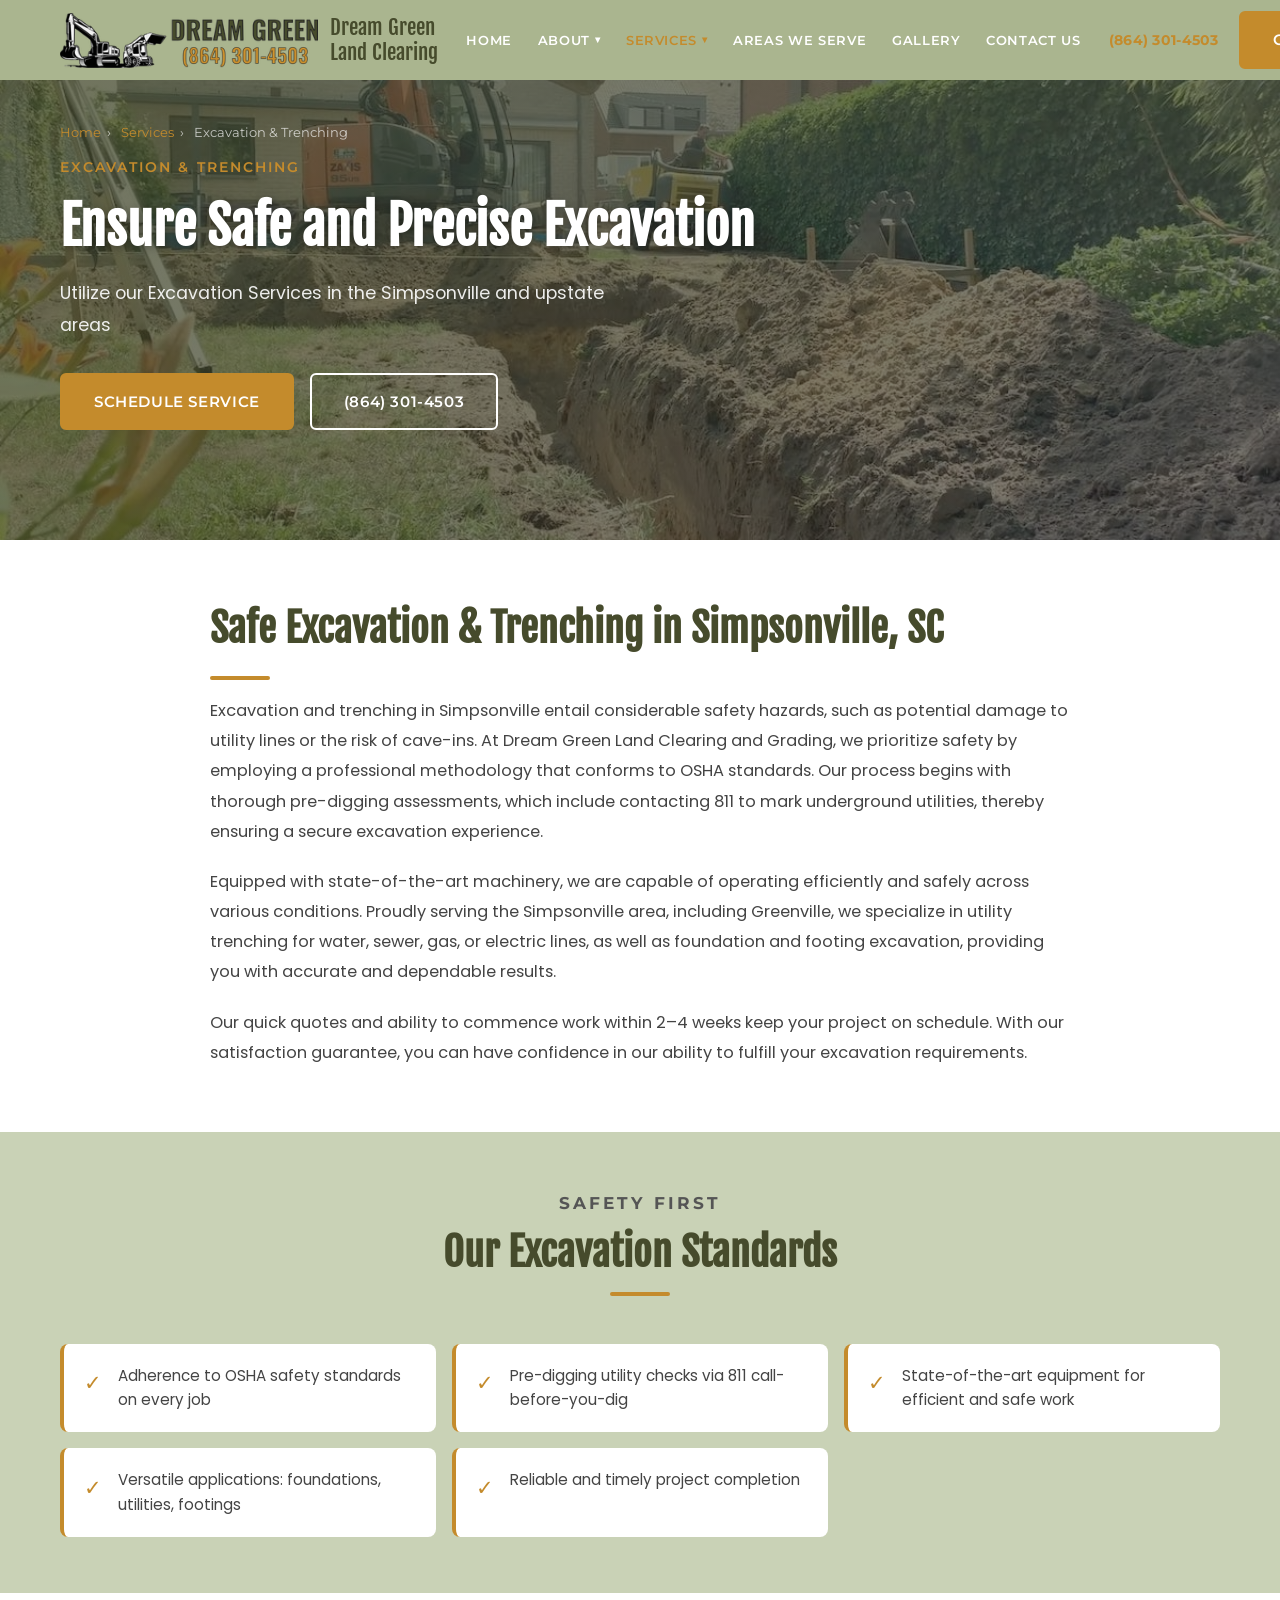
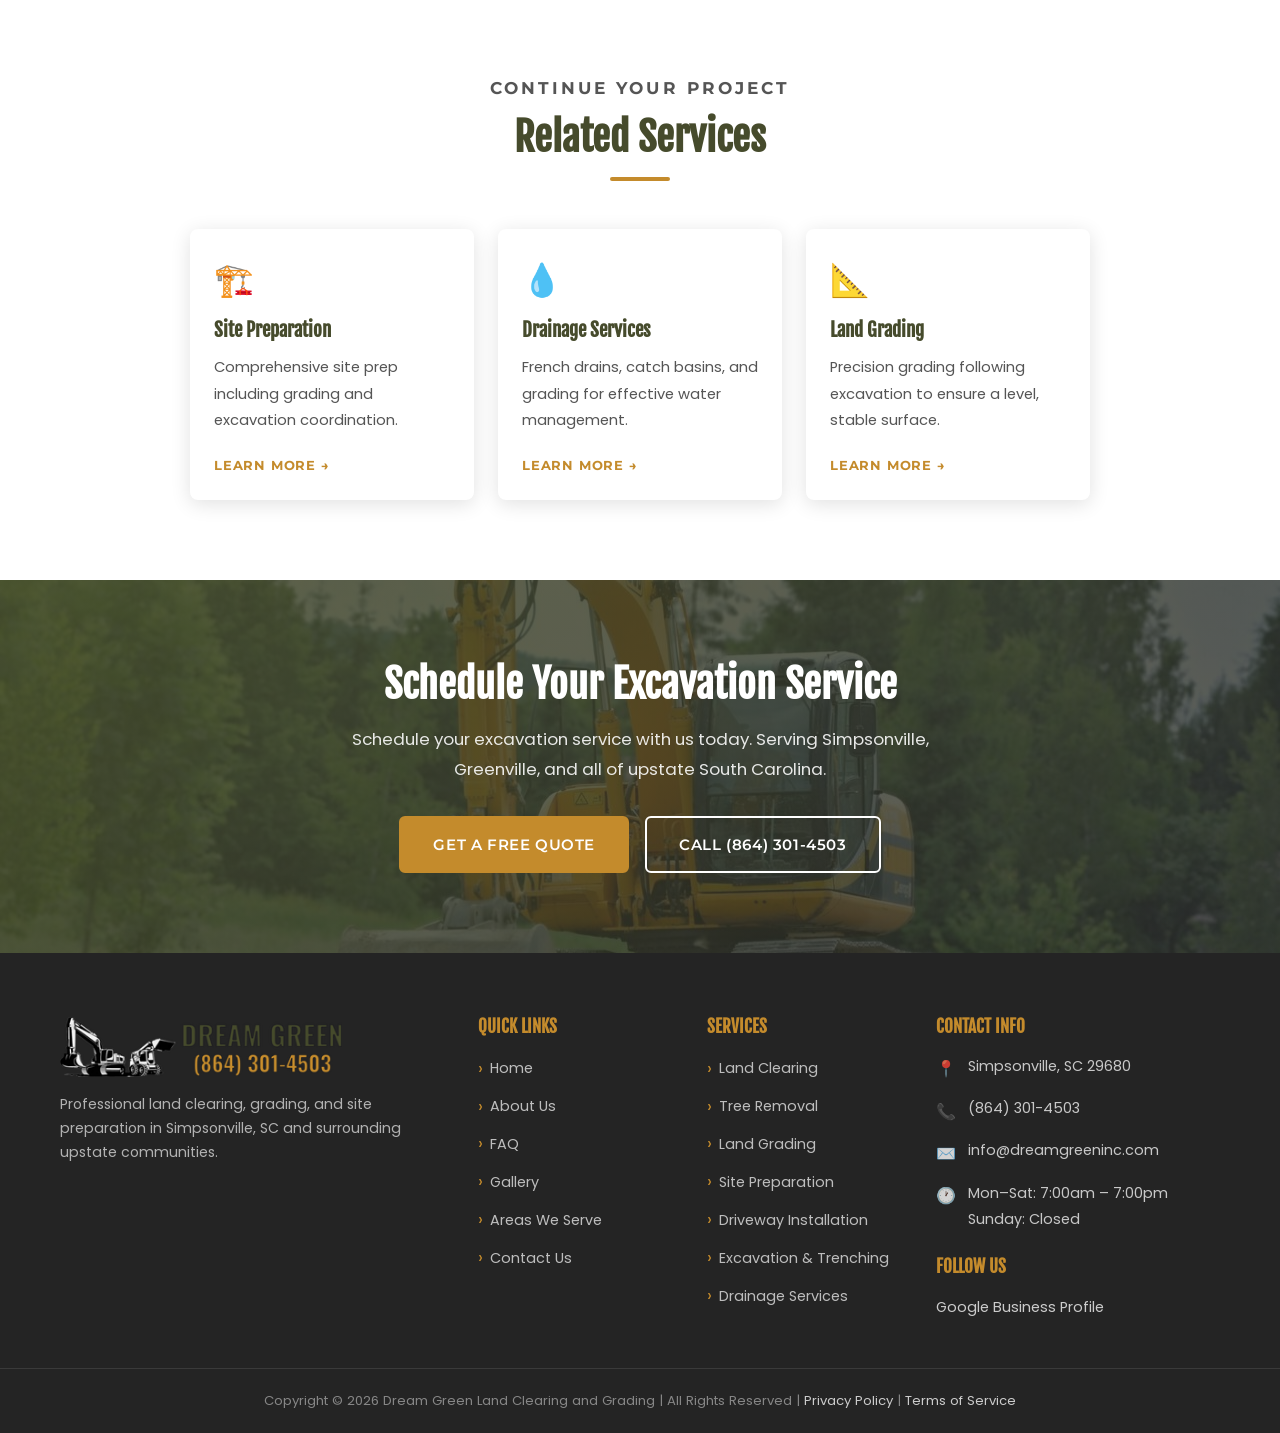
<file: services/excavation-trenching.html>
<!DOCTYPE html>
<html lang="en">
<head>
  <meta charset="UTF-8">
  <meta name="viewport" content="width=device-width, initial-scale=1.0">
  <title>Excavation &amp; Trenching | Dream Green Land Clearing and Grading</title>
  <meta name="description" content="Safe excavation and trenching in Simpsonville, SC. OSHA compliant, utility marking, foundation digging. Free estimates.">
  <meta name="keywords" content="excavation Simpsonville SC, trenching services, utility trenching, foundation excavation, OSHA safe digging upstate SC">
  <link rel="canonical" href="https://www.dreamgreeninc.com/services/excavation-trenching.html">

  <meta property="og:type" content="website">
  <meta property="og:url" content="https://www.dreamgreeninc.com/services/excavation-trenching.html">
  <meta property="og:title" content="Excavation &amp; Trenching | Dream Green Land Clearing and Grading">
  <meta property="og:description" content="Safe excavation and trenching in Simpsonville, SC. OSHA compliant, utility marking, foundation digging. Free estimates.">
  <meta property="og:image" content="https://www.dreamgreeninc.com/images/construction-construction-machinery-digger-digging-4702559.v2.0000000-1280w.jpg">
  <meta property="og:site_name" content="Dream Green Land Clearing and Grading">

  <link rel="stylesheet" href="../css/styles.css">

  <script type="application/ld+json">
  {
    "@context": "https://schema.org",
    "@type": "Service",
    "name": "Excavation and Trenching",
    "description": "Safe, OSHA-compliant excavation and trenching services in Simpsonville, SC.",
    "provider": {
      "@type": "LocalBusiness",
      "name": "Dream Green Land Clearing and Grading",
      "telephone": "+18643014503",
      "address": {"@type": "PostalAddress", "addressLocality": "Simpsonville", "addressRegion": "SC", "postalCode": "29680", "addressCountry": "US"}
    }
  }
  </script>

  <!-- Google Analytics -->
  <script async src="https://www.googletagmanager.com/gtag/js?id=G-PLACEHOLDER"></script>
  <script>
    window.dataLayer = window.dataLayer || [];
    function gtag(){dataLayer.push(arguments);}
    gtag('js', new Date());
    gtag('config', 'G-PLACEHOLDER');
  </script>
</head>
<body>

  <a class="skip-link" href="#main">Skip to main content</a>

  <header class="site-header solid" id="siteHeader">
    <div class="container">
      <div class="header-inner">
        <a href="../index.html" class="header-logo" aria-label="Dream Green Land Clearing and Grading — Home">
          <img src="../images/Temp%20Logo-306w.png" alt="Dream Green Land Clearing and Grading logo" width="60" height="55">
          <span>Dream Green<br>Land Clearing</span>
        </a>
        <nav class="main-nav" aria-label="Main navigation">
          <ul class="nav-list" role="list">
            <li class="nav-item"><a href="../index.html" class="nav-link">Home</a></li>
            <li class="nav-item">
              <a href="../about.html" class="nav-link" aria-haspopup="true">About <span class="arrow">▾</span></a>
              <ul class="dropdown-menu" role="list">
                <li><a href="../about.html">About Us</a></li>
                <li><a href="../faq.html">FAQ</a></li>
              </ul>
            </li>
            <li class="nav-item">
              <a href="#" class="nav-link active" aria-haspopup="true">Services <span class="arrow">▾</span></a>
              <ul class="dropdown-menu" role="list">
                <li><a href="land-clearing.html">Land Clearing Services</a></li>
                <li><a href="tree-removal.html">Tree Removal Services</a></li>
                <li><a href="land-grading.html">Land Grading &amp; Leveling</a></li>
                <li><a href="site-preparation.html">Site Preparation</a></li>
                <li><a href="driveway-installation.html">Driveway Installation</a></li>
                <li><a href="excavation-trenching.html">Excavation &amp; Trenching</a></li>
                <li><a href="drainage.html">Drainage Services</a></li>
              </ul>
            </li>
            <li class="nav-item"><a href="../areas-we-serve.html" class="nav-link">Areas We Serve</a></li>
            <li class="nav-item"><a href="../gallery.html" class="nav-link">Gallery</a></li>
            <li class="nav-item"><a href="../contact.html" class="nav-link">Contact Us</a></li>
          </ul>
        </nav>
        <div class="header-cta">
          <a href="tel:+18643014503" class="header-phone">(864) 301-4503</a>
          <a href="../contact.html" class="btn btn-primary">Get a Quote</a>
        </div>
        <button class="hamburger" id="hamburger" aria-label="Toggle mobile navigation" aria-expanded="false" aria-controls="mobileNav">
          <span></span><span></span><span></span>
        </button>
      </div>
    </div>
  </header>

  <nav class="mobile-nav" id="mobileNav" aria-label="Mobile navigation">
    <ul class="mobile-nav-list" role="list">
      <li><a href="../index.html" class="mobile-nav-link">Home</a></li>
      <li>
        <button class="mobile-nav-link mobile-nav-toggle" data-submenu="mobileAbout">About <span class="submenu-arrow">›</span></button>
        <div class="mobile-submenu" id="mobileAbout"><a href="../about.html">About Us</a><a href="../faq.html">FAQ</a></div>
      </li>
      <li>
        <button class="mobile-nav-link mobile-nav-toggle" data-submenu="mobileServices">Services <span class="submenu-arrow">›</span></button>
        <div class="mobile-submenu" id="mobileServices">
          <a href="land-clearing.html">Land Clearing</a><a href="tree-removal.html">Tree Removal</a>
          <a href="land-grading.html">Land Grading &amp; Leveling</a><a href="site-preparation.html">Site Preparation</a>
          <a href="driveway-installation.html">Driveway Installation</a>
          <a href="excavation-trenching.html">Excavation &amp; Trenching</a><a href="drainage.html">Drainage Services</a>
        </div>
      </li>
      <li><a href="../areas-we-serve.html" class="mobile-nav-link">Areas We Serve</a></li>
      <li><a href="../gallery.html" class="mobile-nav-link">Gallery</a></li>
      <li><a href="../contact.html" class="mobile-nav-link">Contact Us</a></li>
    </ul>
    <a href="tel:+18643014503" class="mobile-nav-phone">(864) 301-4503</a>
  </nav>

  <main id="main">

    <section class="hero service-hero" style="background-image: url('../images/construction-construction-machinery-digger-digging-4702559.v2.0000000-1280w.jpg');" aria-label="Excavation and Trenching hero">
      <div class="container">
        <div class="hero-content">
          <nav class="breadcrumb" aria-label="Breadcrumb">
            <a href="../index.html">Home</a><span>›</span> <a href="#">Services</a><span>›</span> Excavation &amp; Trenching
          </nav>
          <p class="hero-eyebrow">Excavation &amp; Trenching</p>
          <h1>Ensure Safe and Precise Excavation</h1>
          <p class="hero-sub">Utilize our Excavation Services in the Simpsonville and upstate areas</p>
          <div class="hero-actions">
            <a href="../contact.html" class="btn btn-primary">Schedule Service</a>
            <a href="tel:+18643014503" class="btn btn-outline">(864) 301-4503</a>
          </div>
        </div>
      </div>
    </section>

    <section class="service-body" aria-labelledby="service-heading">
      <div class="container">
        <h2 id="service-heading">Safe Excavation &amp; Trenching in Simpsonville, SC</h2>
        <div class="divider"></div>
        <p>Excavation and trenching in Simpsonville entail considerable safety hazards, such as potential damage to utility lines or the risk of cave-ins. At Dream Green Land Clearing and Grading, we prioritize safety by employing a professional methodology that conforms to OSHA standards. Our process begins with thorough pre-digging assessments, which include contacting 811 to mark underground utilities, thereby ensuring a secure excavation experience.</p>
        <p style="margin-top: 1.25rem;">Equipped with state-of-the-art machinery, we are capable of operating efficiently and safely across various conditions. Proudly serving the Simpsonville area, including Greenville, we specialize in utility trenching for water, sewer, gas, or electric lines, as well as foundation and footing excavation, providing you with accurate and dependable results.</p>
        <p style="margin-top: 1.25rem;">Our quick quotes and ability to commence work within 2–4 weeks keep your project on schedule. With our satisfaction guarantee, you can have confidence in our ability to fulfill your excavation requirements.</p>
      </div>
    </section>

    <section class="bullets-section" aria-labelledby="included-heading">
      <div class="container">
        <div class="section-header text-center">
          <p class="section-eyebrow">Safety First</p>
          <h2 id="included-heading">Our Excavation Standards</h2>
          <div class="divider center"></div>
        </div>
        <div class="bullets-grid">
          <div class="bullet-item"><span class="bullet-icon">✓</span><p>Adherence to OSHA safety standards on every job</p></div>
          <div class="bullet-item"><span class="bullet-icon">✓</span><p>Pre-digging utility checks via 811 call-before-you-dig</p></div>
          <div class="bullet-item"><span class="bullet-icon">✓</span><p>State-of-the-art equipment for efficient and safe work</p></div>
          <div class="bullet-item"><span class="bullet-icon">✓</span><p>Versatile applications: foundations, utilities, footings</p></div>
          <div class="bullet-item"><span class="bullet-icon">✓</span><p>Reliable and timely project completion</p></div>
        </div>
      </div>
    </section>

    <section class="section-padding" aria-labelledby="related-heading">
      <div class="container">
        <div class="section-header text-center">
          <p class="section-eyebrow">Continue Your Project</p>
          <h2 id="related-heading">Related Services</h2>
          <div class="divider center"></div>
        </div>
        <div class="services-grid" style="max-width: 900px; margin: 0 auto;">
          <article class="service-card"><div class="service-card-body"><div class="service-card-icon">🏗️</div><h3>Site Preparation</h3><p>Comprehensive site prep including grading and excavation coordination.</p><a href="site-preparation.html" class="card-link">Learn More →</a></div></article>
          <article class="service-card"><div class="service-card-body"><div class="service-card-icon">💧</div><h3>Drainage Services</h3><p>French drains, catch basins, and grading for effective water management.</p><a href="drainage.html" class="card-link">Learn More →</a></div></article>
          <article class="service-card"><div class="service-card-body"><div class="service-card-icon">📐</div><h3>Land Grading</h3><p>Precision grading following excavation to ensure a level, stable surface.</p><a href="land-grading.html" class="card-link">Learn More →</a></div></article>
        </div>
      </div>
    </section>

    <section class="cta-banner" style="background-image: url('../images/pexels-photo-95687-1280w.jpeg');" aria-label="Call to action">
      <div class="container">
        <h2>Schedule Your Excavation Service</h2>
        <p>Schedule your excavation service with us today. Serving Simpsonville, Greenville, and all of upstate South Carolina.</p>
        <div style="display: flex; gap: 1rem; justify-content: center; flex-wrap: wrap;">
          <a href="../contact.html" class="btn btn-primary">Get a Free Quote</a>
          <a href="tel:+18643014503" class="btn btn-outline">Call (864) 301-4503</a>
        </div>
      </div>
    </section>

  </main>

  <footer class="site-footer" aria-label="Site footer">
    <div class="container">
      <div class="footer-grid">
        <div class="footer-brand">
          <img src="../images/Temp%20Logo-306w.png" alt="Dream Green Land Clearing and Grading logo">
          <p>Professional land clearing, grading, and site preparation in Simpsonville, SC and surrounding upstate communities.</p>
        </div>
        <div class="footer-section">
          <h4>Quick Links</h4>
          <nav class="footer-links" aria-label="Footer navigation">
            <a href="../index.html">Home</a><a href="../about.html">About Us</a><a href="../faq.html">FAQ</a>
            <a href="../gallery.html">Gallery</a><a href="../areas-we-serve.html">Areas We Serve</a><a href="../contact.html">Contact Us</a>
          </nav>
        </div>
        <div class="footer-section">
          <h4>Services</h4>
          <nav class="footer-links" aria-label="Services navigation">
            <a href="land-clearing.html">Land Clearing</a><a href="tree-removal.html">Tree Removal</a>
            <a href="land-grading.html">Land Grading</a><a href="site-preparation.html">Site Preparation</a>
            <a href="driveway-installation.html">Driveway Installation</a>
            <a href="excavation-trenching.html">Excavation &amp; Trenching</a><a href="drainage.html">Drainage Services</a>
          </nav>
        </div>
        <div class="footer-section">
          <h4>Contact Info</h4>
          <div class="footer-contact-item"><span>📍</span><p>Simpsonville, SC 29680</p></div>
          <div class="footer-contact-item"><span>📞</span><a href="tel:+18643014503">(864) 301-4503</a></div>
          <div class="footer-contact-item"><span>✉️</span><a href="mailto:info@dreamgreeninc.com">info@dreamgreeninc.com</a></div>
          <div class="footer-contact-item"><span>🕐</span><p>Mon–Sat: 7:00am – 7:00pm<br>Sunday: Closed</p></div>
          <h4 style="margin-top: 1.5rem;">Follow Us</h4>
          <a href="https://maps.app.goo.gl/QSWHWX5jcNX4MvyX7" target="_blank" rel="noopener noreferrer" style="color: #ccc; text-decoration: none; font-size: 0.9rem;">Google Business Profile</a>
        </div>
      </div>
    </div>
    <div class="footer-bottom"><div class="container"><p>Copyright &copy; <span id="year"></span> Dream Green Land Clearing and Grading | All Rights Reserved | <a href="../privacy-policy.html" style="color: #ccc;">Privacy Policy</a> | <a href="../terms-of-service.html" style="color: #ccc;">Terms of Service</a></p></div></div>
  </footer>

  <script src="../js/main.js"></script>
  <script>document.getElementById('year').textContent = new Date().getFullYear();</script>
</body>
</html>
</file>
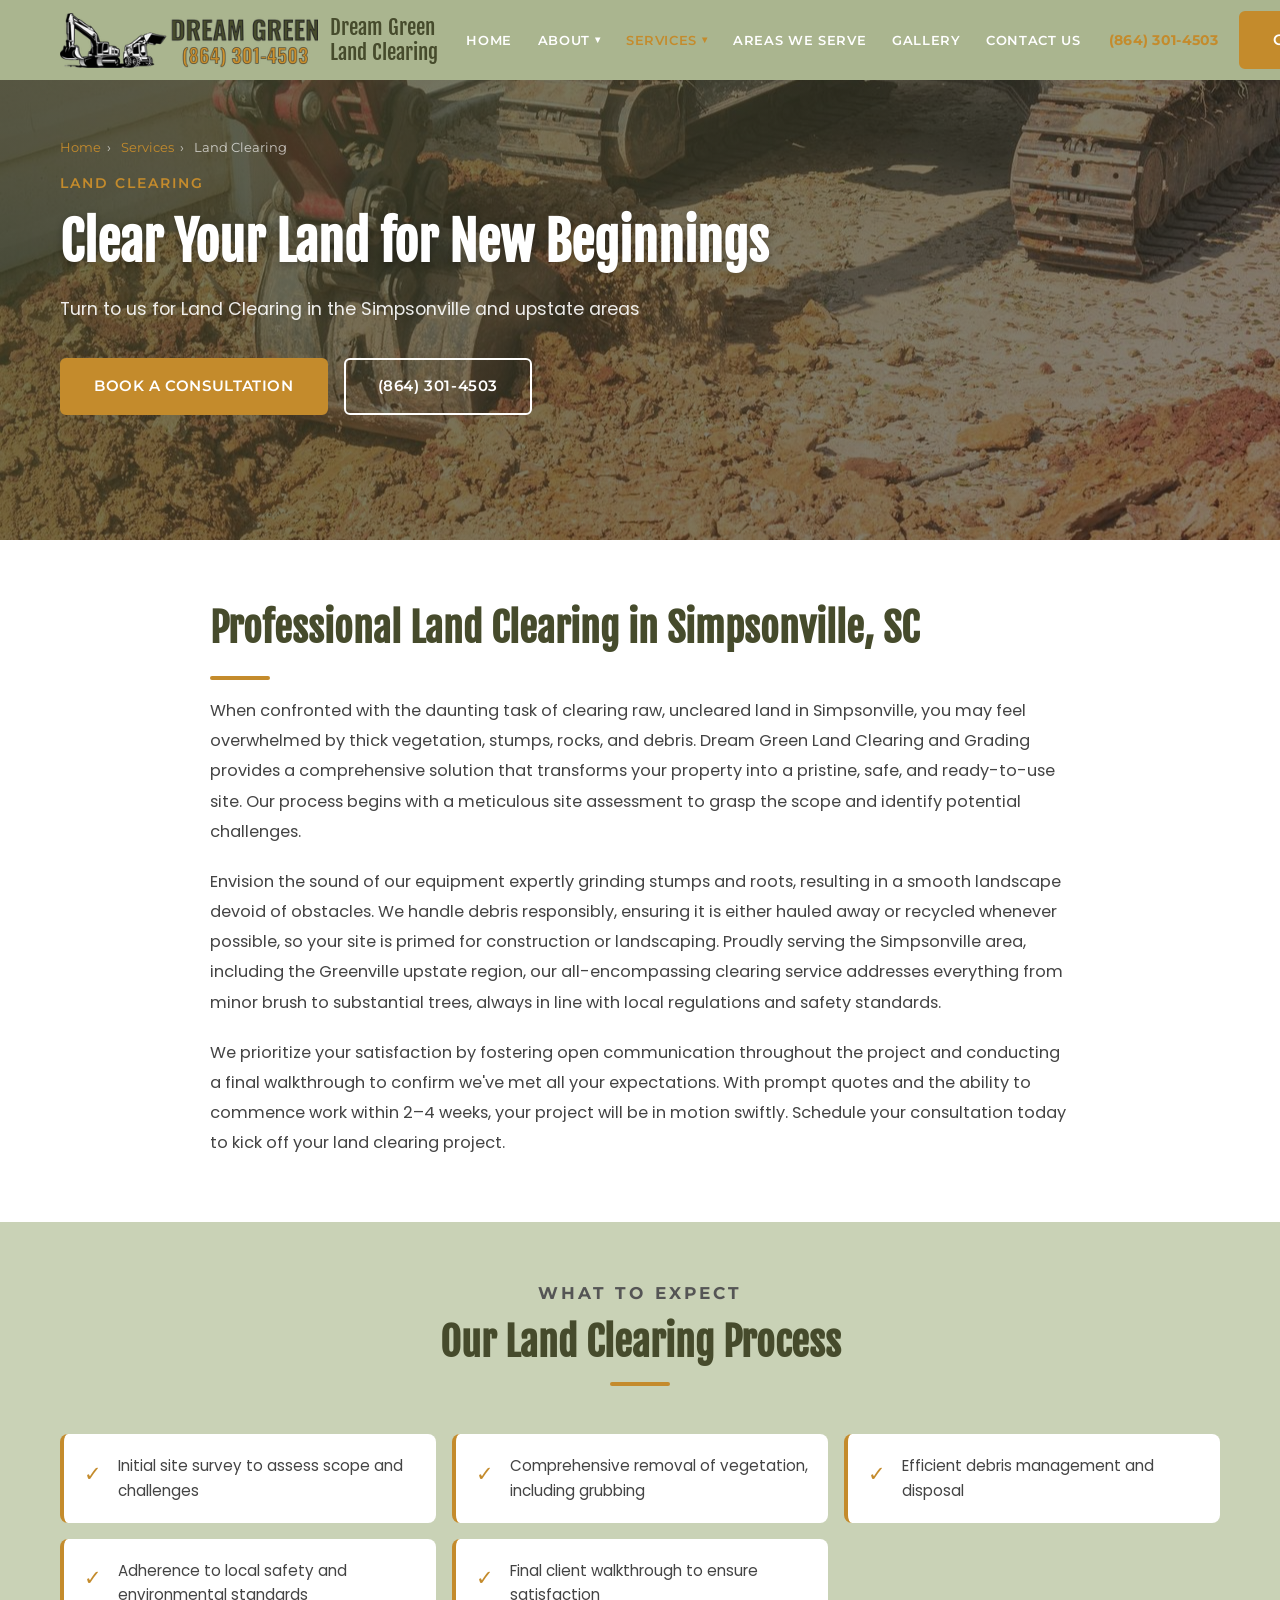
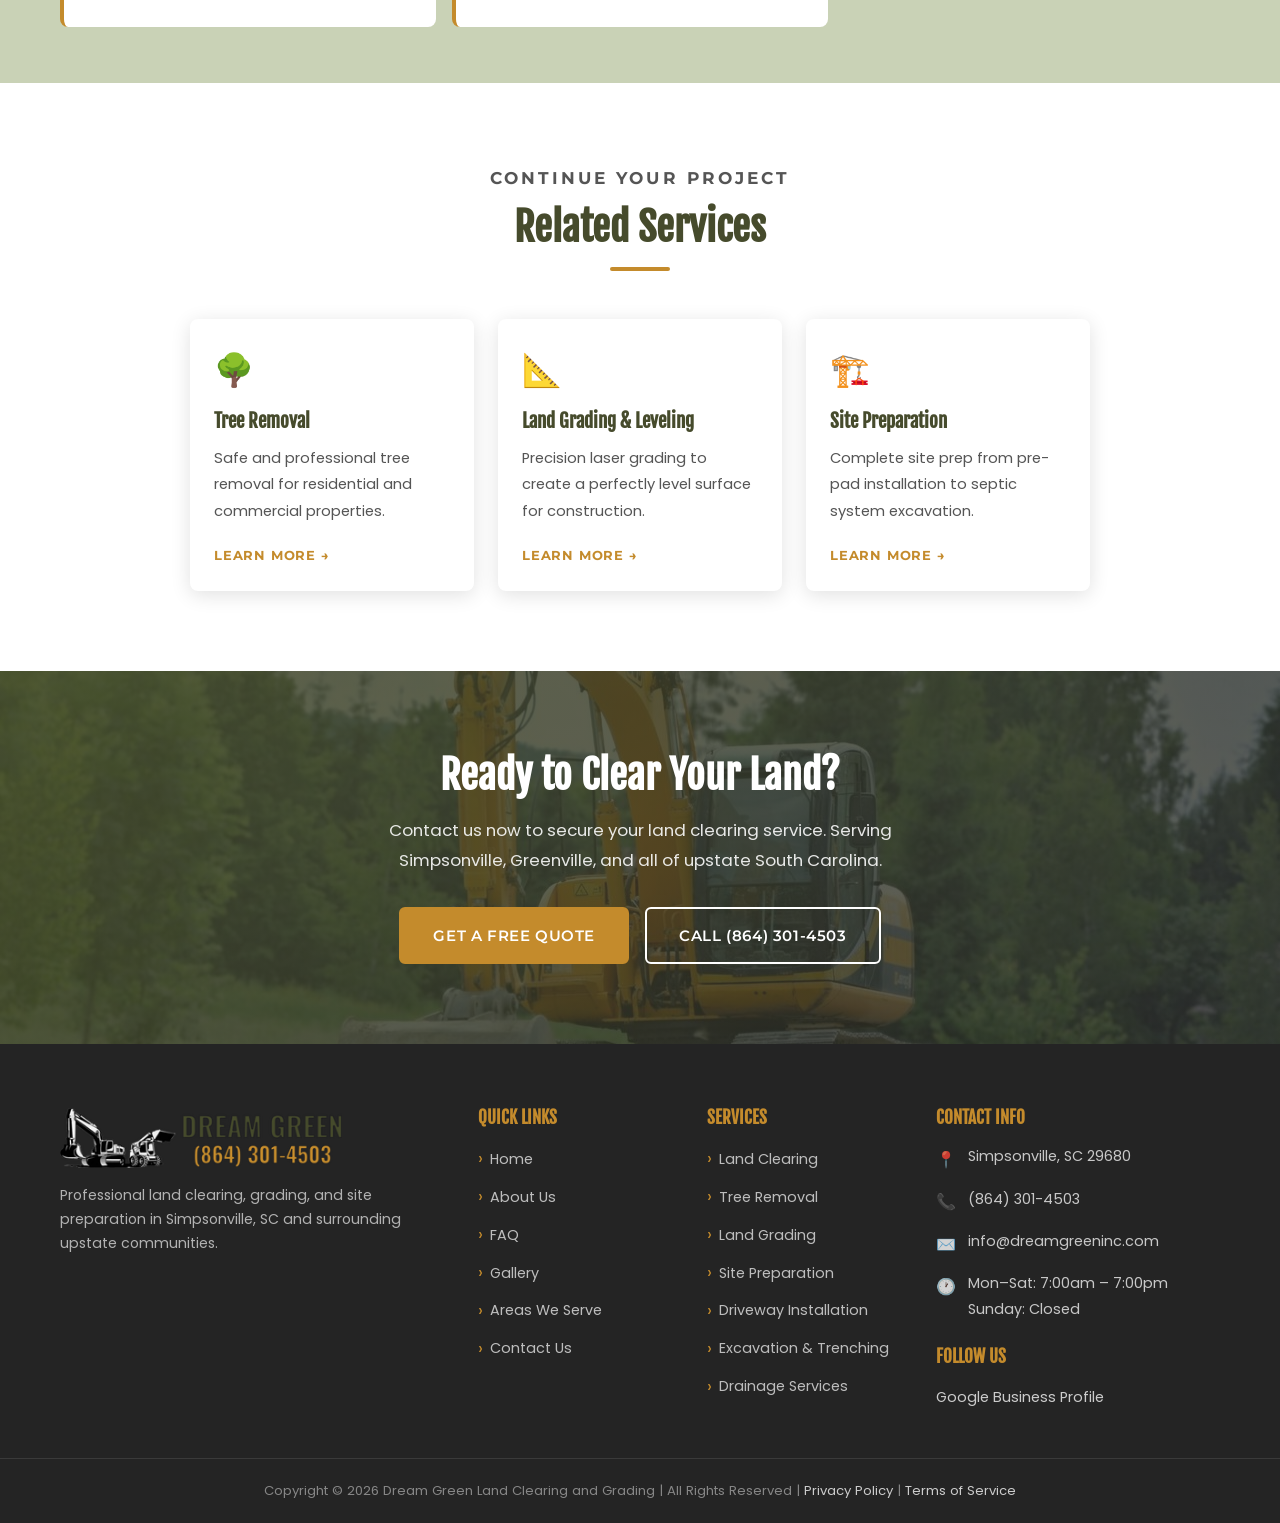
<file: services/land-clearing.html>
<!DOCTYPE html>
<html lang="en">
<head>
  <meta charset="UTF-8">
  <meta name="viewport" content="width=device-width, initial-scale=1.0">
  <title>Land Clearing Services | Dream Green Land Clearing and Grading</title>
  <meta name="description" content="Professional land clearing in Simpsonville, SC. We clear vegetation, stumps, and debris to prepare your property. Free estimates available.">
  <meta name="keywords" content="land clearing Simpsonville SC, land clearing upstate South Carolina, tree and brush removal, lot clearing, free estimate land clearing">
  <link rel="canonical" href="https://www.dreamgreeninc.com/services/land-clearing.html">

  <!-- Open Graph -->
  <meta property="og:type" content="website">
  <meta property="og:url" content="https://www.dreamgreeninc.com/services/land-clearing.html">
  <meta property="og:title" content="Land Clearing Services | Dream Green Land Clearing and Grading">
  <meta property="og:description" content="Professional land clearing in Simpsonville, SC. We clear vegetation, stumps, and debris to prepare your property. Free estimates available.">
  <meta property="og:image" content="https://www.dreamgreeninc.com/images/shutterstock_2576425903-min-1280w.jpg">
  <meta property="og:site_name" content="Dream Green Land Clearing and Grading">

  <link rel="stylesheet" href="../css/styles.css">

  <script type="application/ld+json">
  {
    "@context": "https://schema.org",
    "@type": "Service",
    "name": "Land Clearing Services",
    "description": "Professional land clearing in Simpsonville, SC. We clear vegetation, stumps, and debris to prepare your property.",
    "provider": {
      "@type": "LocalBusiness",
      "name": "Dream Green Land Clearing and Grading",
      "telephone": "+18643014503",
      "address": {
        "@type": "PostalAddress",
        "addressLocality": "Simpsonville",
        "addressRegion": "SC",
        "postalCode": "29680",
        "addressCountry": "US"
      }
    },
    "areaServed": "Simpsonville, SC and surrounding areas"
  }
  </script>

  <!-- Google Analytics -->
  <script async src="https://www.googletagmanager.com/gtag/js?id=G-PLACEHOLDER"></script>
  <script>
    window.dataLayer = window.dataLayer || [];
    function gtag(){dataLayer.push(arguments);}
    gtag('js', new Date());
    gtag('config', 'G-PLACEHOLDER');
  </script>
</head>
<body>

  <a class="skip-link" href="#main">Skip to main content</a>

  <!-- HEADER -->
  <header class="site-header solid" id="siteHeader">
    <div class="container">
      <div class="header-inner">
        <a href="../index.html" class="header-logo" aria-label="Dream Green Land Clearing and Grading — Home">
          <img src="../images/Temp%20Logo-306w.png" alt="Dream Green Land Clearing and Grading logo" width="60" height="55">
          <span>Dream Green<br>Land Clearing</span>
        </a>
        <nav class="main-nav" aria-label="Main navigation">
          <ul class="nav-list" role="list">
            <li class="nav-item"><a href="../index.html" class="nav-link">Home</a></li>
            <li class="nav-item">
              <a href="../about.html" class="nav-link" aria-haspopup="true">About <span class="arrow">▾</span></a>
              <ul class="dropdown-menu" role="list">
                <li><a href="../about.html">About Us</a></li>
                <li><a href="../faq.html">FAQ</a></li>
              </ul>
            </li>
            <li class="nav-item">
              <a href="#" class="nav-link active" aria-haspopup="true">Services <span class="arrow">▾</span></a>
              <ul class="dropdown-menu" role="list">
                <li><a href="land-clearing.html">Land Clearing Services</a></li>
                <li><a href="tree-removal.html">Tree Removal Services</a></li>
                <li><a href="land-grading.html">Land Grading &amp; Leveling</a></li>
                <li><a href="site-preparation.html">Site Preparation</a></li>
                <li><a href="driveway-installation.html">Driveway Installation</a></li>
                <li><a href="excavation-trenching.html">Excavation &amp; Trenching</a></li>
                <li><a href="drainage.html">Drainage Services</a></li>
              </ul>
            </li>
            <li class="nav-item"><a href="../areas-we-serve.html" class="nav-link">Areas We Serve</a></li>
            <li class="nav-item"><a href="../gallery.html" class="nav-link">Gallery</a></li>
            <li class="nav-item"><a href="../contact.html" class="nav-link">Contact Us</a></li>
          </ul>
        </nav>
        <div class="header-cta">
          <a href="tel:+18643014503" class="header-phone">(864) 301-4503</a>
          <a href="../contact.html" class="btn btn-primary">Get a Quote</a>
        </div>
        <button class="hamburger" id="hamburger" aria-label="Toggle mobile navigation" aria-expanded="false" aria-controls="mobileNav">
          <span></span><span></span><span></span>
        </button>
      </div>
    </div>
  </header>

  <!-- Mobile Nav -->
  <nav class="mobile-nav" id="mobileNav" aria-label="Mobile navigation">
    <ul class="mobile-nav-list" role="list">
      <li><a href="../index.html" class="mobile-nav-link">Home</a></li>
      <li>
        <button class="mobile-nav-link mobile-nav-toggle" data-submenu="mobileAbout">About <span class="submenu-arrow">›</span></button>
        <div class="mobile-submenu" id="mobileAbout">
          <a href="../about.html">About Us</a>
          <a href="../faq.html">FAQ</a>
        </div>
      </li>
      <li>
        <button class="mobile-nav-link mobile-nav-toggle" data-submenu="mobileServices">Services <span class="submenu-arrow">›</span></button>
        <div class="mobile-submenu" id="mobileServices">
          <a href="land-clearing.html">Land Clearing</a>
          <a href="tree-removal.html">Tree Removal</a>
          <a href="land-grading.html">Land Grading &amp; Leveling</a>
          <a href="site-preparation.html">Site Preparation</a>
          <a href="driveway-installation.html">Driveway Installation</a>
          <a href="excavation-trenching.html">Excavation &amp; Trenching</a>
          <a href="drainage.html">Drainage Services</a>
        </div>
      </li>
      <li><a href="../areas-we-serve.html" class="mobile-nav-link">Areas We Serve</a></li>
      <li><a href="../gallery.html" class="mobile-nav-link">Gallery</a></li>
      <li><a href="../contact.html" class="mobile-nav-link">Contact Us</a></li>
    </ul>
    <a href="tel:+18643014503" class="mobile-nav-phone">(864) 301-4503</a>
  </nav>

  <!-- MAIN -->
  <main id="main">

    <!-- Hero -->
    <section class="hero service-hero" style="background-image: url('../images/shutterstock_2576425903-min-1280w.jpg');" aria-label="Land Clearing Services hero">
      <div class="container">
        <div class="hero-content">
          <nav class="breadcrumb" aria-label="Breadcrumb">
            <a href="../index.html">Home</a><span>›</span> <a href="#">Services</a><span>›</span> Land Clearing
          </nav>
          <p class="hero-eyebrow">Land Clearing</p>
          <h1>Clear Your Land for New Beginnings</h1>
          <p class="hero-sub">Turn to us for Land Clearing in the Simpsonville and upstate areas</p>
          <div class="hero-actions">
            <a href="../contact.html" class="btn btn-primary">Book a Consultation</a>
            <a href="tel:+18643014503" class="btn btn-outline">(864) 301-4503</a>
          </div>
        </div>
      </div>
    </section>

    <!-- Service Body -->
    <section class="service-body" aria-labelledby="service-heading">
      <div class="container">
        <h2 id="service-heading">Professional Land Clearing in Simpsonville, SC</h2>
        <div class="divider"></div>
        <p>When confronted with the daunting task of clearing raw, uncleared land in Simpsonville, you may feel overwhelmed by thick vegetation, stumps, rocks, and debris. Dream Green Land Clearing and Grading provides a comprehensive solution that transforms your property into a pristine, safe, and ready-to-use site. Our process begins with a meticulous site assessment to grasp the scope and identify potential challenges.</p>
        <p style="margin-top: 1.25rem;">Envision the sound of our equipment expertly grinding stumps and roots, resulting in a smooth landscape devoid of obstacles. We handle debris responsibly, ensuring it is either hauled away or recycled whenever possible, so your site is primed for construction or landscaping. Proudly serving the Simpsonville area, including the Greenville upstate region, our all-encompassing clearing service addresses everything from minor brush to substantial trees, always in line with local regulations and safety standards.</p>
        <p style="margin-top: 1.25rem;">We prioritize your satisfaction by fostering open communication throughout the project and conducting a final walkthrough to confirm we've met all your expectations. With prompt quotes and the ability to commence work within 2–4 weeks, your project will be in motion swiftly. Schedule your consultation today to kick off your land clearing project.</p>
      </div>
    </section>

    <!-- What's Included -->
    <section class="bullets-section" aria-labelledby="included-heading">
      <div class="container">
        <div class="section-header text-center">
          <p class="section-eyebrow">What to Expect</p>
          <h2 id="included-heading">Our Land Clearing Process</h2>
          <div class="divider center"></div>
        </div>
        <div class="bullets-grid">
          <div class="bullet-item">
            <span class="bullet-icon">✓</span>
            <p>Initial site survey to assess scope and challenges</p>
          </div>
          <div class="bullet-item">
            <span class="bullet-icon">✓</span>
            <p>Comprehensive removal of vegetation, including grubbing</p>
          </div>
          <div class="bullet-item">
            <span class="bullet-icon">✓</span>
            <p>Efficient debris management and disposal</p>
          </div>
          <div class="bullet-item">
            <span class="bullet-icon">✓</span>
            <p>Adherence to local safety and environmental standards</p>
          </div>
          <div class="bullet-item">
            <span class="bullet-icon">✓</span>
            <p>Final client walkthrough to ensure satisfaction</p>
          </div>
        </div>
      </div>
    </section>

    <!-- Related Services -->
    <section class="section-padding" aria-labelledby="related-heading">
      <div class="container">
        <div class="section-header text-center">
          <p class="section-eyebrow">Continue Your Project</p>
          <h2 id="related-heading">Related Services</h2>
          <div class="divider center"></div>
        </div>
        <div class="services-grid" style="max-width: 900px; margin: 0 auto;">
          <article class="service-card">
            <div class="service-card-body">
              <div class="service-card-icon">🌳</div>
              <h3>Tree Removal</h3>
              <p>Safe and professional tree removal for residential and commercial properties.</p>
              <a href="tree-removal.html" class="card-link">Learn More →</a>
            </div>
          </article>
          <article class="service-card">
            <div class="service-card-body">
              <div class="service-card-icon">📐</div>
              <h3>Land Grading &amp; Leveling</h3>
              <p>Precision laser grading to create a perfectly level surface for construction.</p>
              <a href="land-grading.html" class="card-link">Learn More →</a>
            </div>
          </article>
          <article class="service-card">
            <div class="service-card-body">
              <div class="service-card-icon">🏗️</div>
              <h3>Site Preparation</h3>
              <p>Complete site prep from pre-pad installation to septic system excavation.</p>
              <a href="site-preparation.html" class="card-link">Learn More →</a>
            </div>
          </article>
        </div>
      </div>
    </section>

    <!-- CTA Banner -->
    <section class="cta-banner" style="background-image: url('../images/pexels-photo-95687-1280w.jpeg');" aria-label="Call to action">
      <div class="container">
        <h2>Ready to Clear Your Land?</h2>
        <p>Contact us now to secure your land clearing service. Serving Simpsonville, Greenville, and all of upstate South Carolina.</p>
        <div style="display: flex; gap: 1rem; justify-content: center; flex-wrap: wrap;">
          <a href="../contact.html" class="btn btn-primary">Get a Free Quote</a>
          <a href="tel:+18643014503" class="btn btn-outline">Call (864) 301-4503</a>
        </div>
      </div>
    </section>

  </main>

  <!-- FOOTER -->
  <footer class="site-footer" aria-label="Site footer">
    <div class="container">
      <div class="footer-grid">
        <div class="footer-brand">
          <img src="../images/Temp%20Logo-306w.png" alt="Dream Green Land Clearing and Grading logo">
          <p>Professional land clearing, grading, and site preparation in Simpsonville, SC and surrounding upstate communities.</p>
        </div>
        <div class="footer-section">
          <h4>Quick Links</h4>
          <nav class="footer-links" aria-label="Footer navigation">
            <a href="../index.html">Home</a>
            <a href="../about.html">About Us</a>
            <a href="../faq.html">FAQ</a>
            <a href="../gallery.html">Gallery</a>
            <a href="../areas-we-serve.html">Areas We Serve</a>
            <a href="../contact.html">Contact Us</a>
          </nav>
        </div>
        <div class="footer-section">
          <h4>Services</h4>
          <nav class="footer-links" aria-label="Services navigation">
            <a href="land-clearing.html">Land Clearing</a>
            <a href="tree-removal.html">Tree Removal</a>
            <a href="land-grading.html">Land Grading</a>
            <a href="site-preparation.html">Site Preparation</a>
            <a href="driveway-installation.html">Driveway Installation</a>
            <a href="excavation-trenching.html">Excavation &amp; Trenching</a>
            <a href="drainage.html">Drainage Services</a>
          </nav>
        </div>
        <div class="footer-section">
          <h4>Contact Info</h4>
          <div class="footer-contact-item">
            <span>📍</span>
            <p>Simpsonville, SC 29680</p>
          </div>
          <div class="footer-contact-item">
            <span>📞</span>
            <a href="tel:+18643014503">(864) 301-4503</a>
          </div>
          <div class="footer-contact-item">
            <span>✉️</span>
            <a href="mailto:info@dreamgreeninc.com">info@dreamgreeninc.com</a>
          </div>
          <div class="footer-contact-item">
            <span>🕐</span>
            <p>Mon–Sat: 7:00am – 7:00pm<br>Sunday: Closed</p>
          </div>
          <h4 style="margin-top: 1.5rem;">Follow Us</h4>
          <a href="https://maps.app.goo.gl/QSWHWX5jcNX4MvyX7" target="_blank" rel="noopener noreferrer" style="color: #ccc; text-decoration: none; font-size: 0.9rem;">Google Business Profile</a>
        </div>
      </div>
    </div>
    <div class="footer-bottom">
      <div class="container">
        <p>Copyright &copy; <span id="year"></span> Dream Green Land Clearing and Grading | All Rights Reserved | <a href="../privacy-policy.html" style="color: #ccc;">Privacy Policy</a> | <a href="../terms-of-service.html" style="color: #ccc;">Terms of Service</a></p>
      </div>
    </div>
  </footer>

  <script src="../js/main.js"></script>
  <script>document.getElementById('year').textContent = new Date().getFullYear();</script>
</body>
</html>
</file>
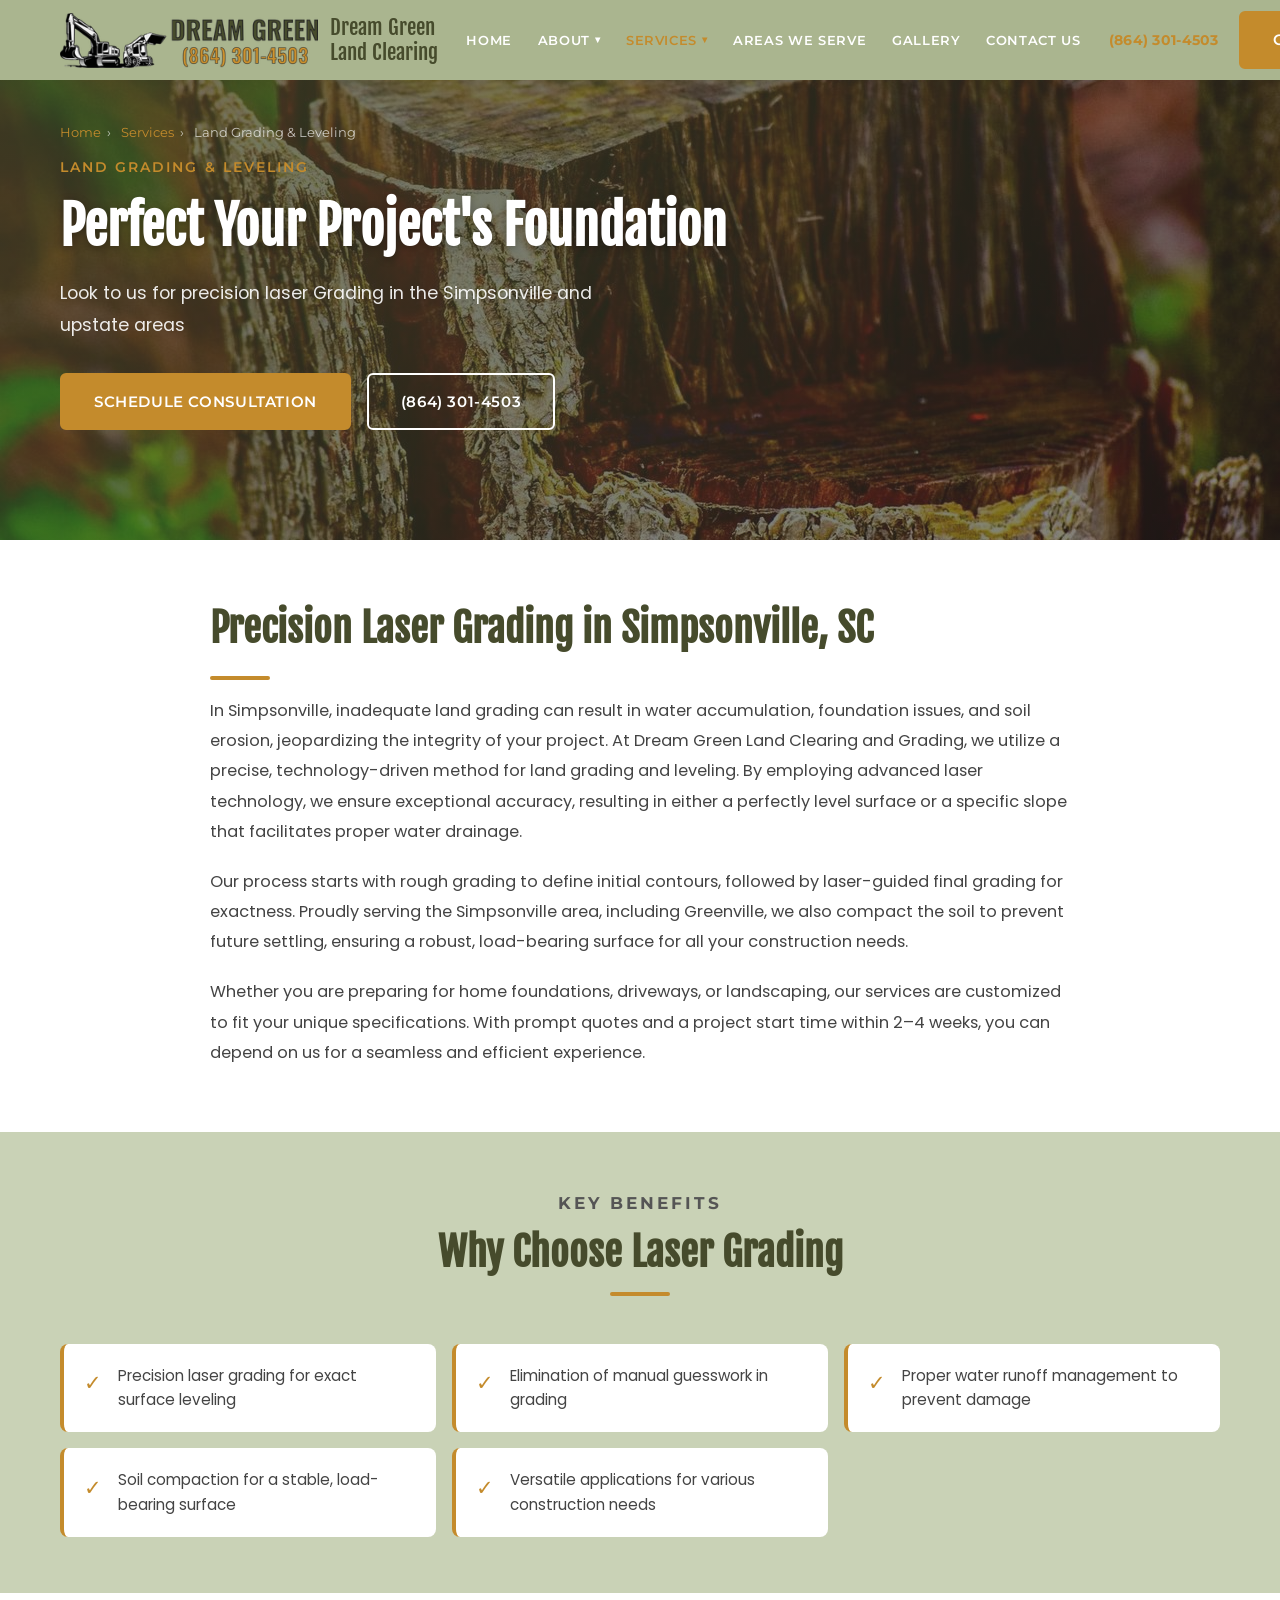
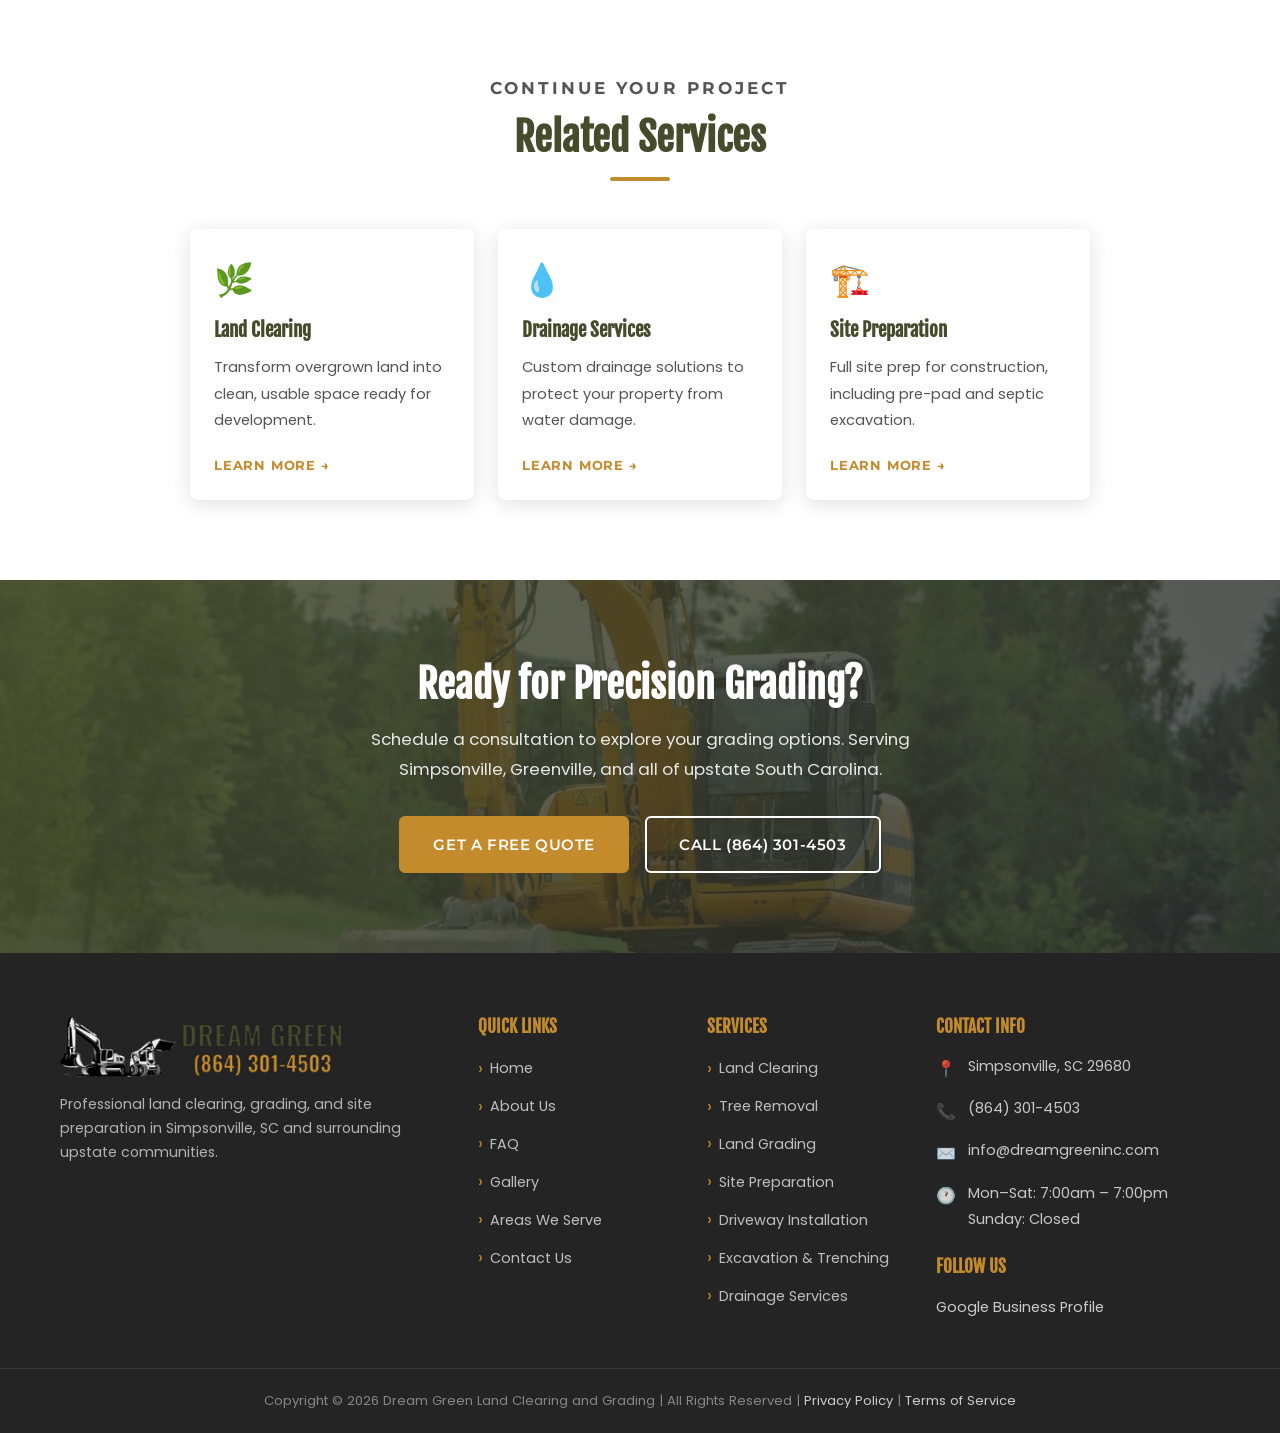
<file: services/land-grading.html>
<!DOCTYPE html>
<html lang="en">
<head>
  <meta charset="UTF-8">
  <meta name="viewport" content="width=device-width, initial-scale=1.0">
  <title>Land Grading &amp; Leveling | Dream Green Land Clearing and Grading</title>
  <meta name="description" content="Precision laser grading and land leveling in Simpsonville, SC. Prevent water pooling and foundation issues. Free estimates.">
  <meta name="keywords" content="land grading Simpsonville SC, laser grading, land leveling, drainage grading, foundation grading upstate SC">
  <link rel="canonical" href="https://www.dreamgreeninc.com/services/land-grading.html">

  <meta property="og:type" content="website">
  <meta property="og:url" content="https://www.dreamgreeninc.com/services/land-grading.html">
  <meta property="og:title" content="Land Grading &amp; Leveling | Dream Green Land Clearing and Grading">
  <meta property="og:description" content="Precision laser grading and land leveling in Simpsonville, SC. Prevent water pooling and foundation issues. Free estimates.">
  <meta property="og:image" content="https://www.dreamgreeninc.com/images/pexels-photo-905614-1280w.jpeg">
  <meta property="og:site_name" content="Dream Green Land Clearing and Grading">

  <link rel="stylesheet" href="../css/styles.css">

  <script type="application/ld+json">
  {
    "@context": "https://schema.org",
    "@type": "Service",
    "name": "Land Grading and Leveling",
    "description": "Precision laser grading and land leveling in Simpsonville, SC.",
    "provider": {
      "@type": "LocalBusiness",
      "name": "Dream Green Land Clearing and Grading",
      "telephone": "+18643014503",
      "address": {"@type": "PostalAddress", "addressLocality": "Simpsonville", "addressRegion": "SC", "postalCode": "29680", "addressCountry": "US"}
    }
  }
  </script>

  <!-- Google Analytics -->
  <script async src="https://www.googletagmanager.com/gtag/js?id=G-PLACEHOLDER"></script>
  <script>
    window.dataLayer = window.dataLayer || [];
    function gtag(){dataLayer.push(arguments);}
    gtag('js', new Date());
    gtag('config', 'G-PLACEHOLDER');
  </script>
</head>
<body>

  <a class="skip-link" href="#main">Skip to main content</a>

  <header class="site-header solid" id="siteHeader">
    <div class="container">
      <div class="header-inner">
        <a href="../index.html" class="header-logo" aria-label="Dream Green Land Clearing and Grading — Home">
          <img src="../images/Temp%20Logo-306w.png" alt="Dream Green Land Clearing and Grading logo" width="60" height="55">
          <span>Dream Green<br>Land Clearing</span>
        </a>
        <nav class="main-nav" aria-label="Main navigation">
          <ul class="nav-list" role="list">
            <li class="nav-item"><a href="../index.html" class="nav-link">Home</a></li>
            <li class="nav-item">
              <a href="../about.html" class="nav-link" aria-haspopup="true">About <span class="arrow">▾</span></a>
              <ul class="dropdown-menu" role="list">
                <li><a href="../about.html">About Us</a></li>
                <li><a href="../faq.html">FAQ</a></li>
              </ul>
            </li>
            <li class="nav-item">
              <a href="#" class="nav-link active" aria-haspopup="true">Services <span class="arrow">▾</span></a>
              <ul class="dropdown-menu" role="list">
                <li><a href="land-clearing.html">Land Clearing Services</a></li>
                <li><a href="tree-removal.html">Tree Removal Services</a></li>
                <li><a href="land-grading.html">Land Grading &amp; Leveling</a></li>
                <li><a href="site-preparation.html">Site Preparation</a></li>
                <li><a href="driveway-installation.html">Driveway Installation</a></li>
                <li><a href="excavation-trenching.html">Excavation &amp; Trenching</a></li>
                <li><a href="drainage.html">Drainage Services</a></li>
              </ul>
            </li>
            <li class="nav-item"><a href="../areas-we-serve.html" class="nav-link">Areas We Serve</a></li>
            <li class="nav-item"><a href="../gallery.html" class="nav-link">Gallery</a></li>
            <li class="nav-item"><a href="../contact.html" class="nav-link">Contact Us</a></li>
          </ul>
        </nav>
        <div class="header-cta">
          <a href="tel:+18643014503" class="header-phone">(864) 301-4503</a>
          <a href="../contact.html" class="btn btn-primary">Get a Quote</a>
        </div>
        <button class="hamburger" id="hamburger" aria-label="Toggle mobile navigation" aria-expanded="false" aria-controls="mobileNav">
          <span></span><span></span><span></span>
        </button>
      </div>
    </div>
  </header>

  <nav class="mobile-nav" id="mobileNav" aria-label="Mobile navigation">
    <ul class="mobile-nav-list" role="list">
      <li><a href="../index.html" class="mobile-nav-link">Home</a></li>
      <li>
        <button class="mobile-nav-link mobile-nav-toggle" data-submenu="mobileAbout">About <span class="submenu-arrow">›</span></button>
        <div class="mobile-submenu" id="mobileAbout"><a href="../about.html">About Us</a><a href="../faq.html">FAQ</a></div>
      </li>
      <li>
        <button class="mobile-nav-link mobile-nav-toggle" data-submenu="mobileServices">Services <span class="submenu-arrow">›</span></button>
        <div class="mobile-submenu" id="mobileServices">
          <a href="land-clearing.html">Land Clearing</a>
          <a href="tree-removal.html">Tree Removal</a>
          <a href="land-grading.html">Land Grading &amp; Leveling</a>
          <a href="site-preparation.html">Site Preparation</a>
          <a href="driveway-installation.html">Driveway Installation</a>
          <a href="excavation-trenching.html">Excavation &amp; Trenching</a>
          <a href="drainage.html">Drainage Services</a>
        </div>
      </li>
      <li><a href="../areas-we-serve.html" class="mobile-nav-link">Areas We Serve</a></li>
      <li><a href="../gallery.html" class="mobile-nav-link">Gallery</a></li>
      <li><a href="../contact.html" class="mobile-nav-link">Contact Us</a></li>
    </ul>
    <a href="tel:+18643014503" class="mobile-nav-phone">(864) 301-4503</a>
  </nav>

  <main id="main">

    <section class="hero service-hero" style="background-image: url('../images/pexels-photo-905614-1280w.jpeg');" aria-label="Land Grading Services hero">
      <div class="container">
        <div class="hero-content">
          <nav class="breadcrumb" aria-label="Breadcrumb">
            <a href="../index.html">Home</a><span>›</span> <a href="#">Services</a><span>›</span> Land Grading &amp; Leveling
          </nav>
          <p class="hero-eyebrow">Land Grading &amp; Leveling</p>
          <h1>Perfect Your Project's Foundation</h1>
          <p class="hero-sub">Look to us for precision laser Grading in the Simpsonville and upstate areas</p>
          <div class="hero-actions">
            <a href="../contact.html" class="btn btn-primary">Schedule Consultation</a>
            <a href="tel:+18643014503" class="btn btn-outline">(864) 301-4503</a>
          </div>
        </div>
      </div>
    </section>

    <section class="service-body" aria-labelledby="service-heading">
      <div class="container">
        <h2 id="service-heading">Precision Laser Grading in Simpsonville, SC</h2>
        <div class="divider"></div>
        <p>In Simpsonville, inadequate land grading can result in water accumulation, foundation issues, and soil erosion, jeopardizing the integrity of your project. At Dream Green Land Clearing and Grading, we utilize a precise, technology-driven method for land grading and leveling. By employing advanced laser technology, we ensure exceptional accuracy, resulting in either a perfectly level surface or a specific slope that facilitates proper water drainage.</p>
        <p style="margin-top: 1.25rem;">Our process starts with rough grading to define initial contours, followed by laser-guided final grading for exactness. Proudly serving the Simpsonville area, including Greenville, we also compact the soil to prevent future settling, ensuring a robust, load-bearing surface for all your construction needs.</p>
        <p style="margin-top: 1.25rem;">Whether you are preparing for home foundations, driveways, or landscaping, our services are customized to fit your unique specifications. With prompt quotes and a project start time within 2–4 weeks, you can depend on us for a seamless and efficient experience.</p>
      </div>
    </section>

    <section class="bullets-section" aria-labelledby="included-heading">
      <div class="container">
        <div class="section-header text-center">
          <p class="section-eyebrow">Key Benefits</p>
          <h2 id="included-heading">Why Choose Laser Grading</h2>
          <div class="divider center"></div>
        </div>
        <div class="bullets-grid">
          <div class="bullet-item"><span class="bullet-icon">✓</span><p>Precision laser grading for exact surface leveling</p></div>
          <div class="bullet-item"><span class="bullet-icon">✓</span><p>Elimination of manual guesswork in grading</p></div>
          <div class="bullet-item"><span class="bullet-icon">✓</span><p>Proper water runoff management to prevent damage</p></div>
          <div class="bullet-item"><span class="bullet-icon">✓</span><p>Soil compaction for a stable, load-bearing surface</p></div>
          <div class="bullet-item"><span class="bullet-icon">✓</span><p>Versatile applications for various construction needs</p></div>
        </div>
      </div>
    </section>

    <section class="section-padding" aria-labelledby="related-heading">
      <div class="container">
        <div class="section-header text-center">
          <p class="section-eyebrow">Continue Your Project</p>
          <h2 id="related-heading">Related Services</h2>
          <div class="divider center"></div>
        </div>
        <div class="services-grid" style="max-width: 900px; margin: 0 auto;">
          <article class="service-card"><div class="service-card-body"><div class="service-card-icon">🌿</div><h3>Land Clearing</h3><p>Transform overgrown land into clean, usable space ready for development.</p><a href="land-clearing.html" class="card-link">Learn More →</a></div></article>
          <article class="service-card"><div class="service-card-body"><div class="service-card-icon">💧</div><h3>Drainage Services</h3><p>Custom drainage solutions to protect your property from water damage.</p><a href="drainage.html" class="card-link">Learn More →</a></div></article>
          <article class="service-card"><div class="service-card-body"><div class="service-card-icon">🏗️</div><h3>Site Preparation</h3><p>Full site prep for construction, including pre-pad and septic excavation.</p><a href="site-preparation.html" class="card-link">Learn More →</a></div></article>
        </div>
      </div>
    </section>

    <section class="cta-banner" style="background-image: url('../images/pexels-photo-95687-1280w.jpeg');" aria-label="Call to action">
      <div class="container">
        <h2>Ready for Precision Grading?</h2>
        <p>Schedule a consultation to explore your grading options. Serving Simpsonville, Greenville, and all of upstate South Carolina.</p>
        <div style="display: flex; gap: 1rem; justify-content: center; flex-wrap: wrap;">
          <a href="../contact.html" class="btn btn-primary">Get a Free Quote</a>
          <a href="tel:+18643014503" class="btn btn-outline">Call (864) 301-4503</a>
        </div>
      </div>
    </section>

  </main>

  <footer class="site-footer" aria-label="Site footer">
    <div class="container">
      <div class="footer-grid">
        <div class="footer-brand">
          <img src="../images/Temp%20Logo-306w.png" alt="Dream Green Land Clearing and Grading logo">
          <p>Professional land clearing, grading, and site preparation in Simpsonville, SC and surrounding upstate communities.</p>
        </div>
        <div class="footer-section">
          <h4>Quick Links</h4>
          <nav class="footer-links" aria-label="Footer navigation">
            <a href="../index.html">Home</a><a href="../about.html">About Us</a><a href="../faq.html">FAQ</a>
            <a href="../gallery.html">Gallery</a><a href="../areas-we-serve.html">Areas We Serve</a><a href="../contact.html">Contact Us</a>
          </nav>
        </div>
        <div class="footer-section">
          <h4>Services</h4>
          <nav class="footer-links" aria-label="Services navigation">
            <a href="land-clearing.html">Land Clearing</a><a href="tree-removal.html">Tree Removal</a>
            <a href="land-grading.html">Land Grading</a><a href="site-preparation.html">Site Preparation</a>
            <a href="driveway-installation.html">Driveway Installation</a>
            <a href="excavation-trenching.html">Excavation &amp; Trenching</a><a href="drainage.html">Drainage Services</a>
          </nav>
        </div>
        <div class="footer-section">
          <h4>Contact Info</h4>
          <div class="footer-contact-item"><span>📍</span><p>Simpsonville, SC 29680</p></div>
          <div class="footer-contact-item"><span>📞</span><a href="tel:+18643014503">(864) 301-4503</a></div>
          <div class="footer-contact-item"><span>✉️</span><a href="mailto:info@dreamgreeninc.com">info@dreamgreeninc.com</a></div>
          <div class="footer-contact-item"><span>🕐</span><p>Mon–Sat: 7:00am – 7:00pm<br>Sunday: Closed</p></div>
          <h4 style="margin-top: 1.5rem;">Follow Us</h4>
          <a href="https://maps.app.goo.gl/QSWHWX5jcNX4MvyX7" target="_blank" rel="noopener noreferrer" style="color: #ccc; text-decoration: none; font-size: 0.9rem;">Google Business Profile</a>
        </div>
      </div>
    </div>
    <div class="footer-bottom"><div class="container"><p>Copyright &copy; <span id="year"></span> Dream Green Land Clearing and Grading | All Rights Reserved | <a href="../privacy-policy.html" style="color: #ccc;">Privacy Policy</a> | <a href="../terms-of-service.html" style="color: #ccc;">Terms of Service</a></p></div></div>
  </footer>

  <script src="../js/main.js"></script>
  <script>document.getElementById('year').textContent = new Date().getFullYear();</script>
</body>
</html>
</file>
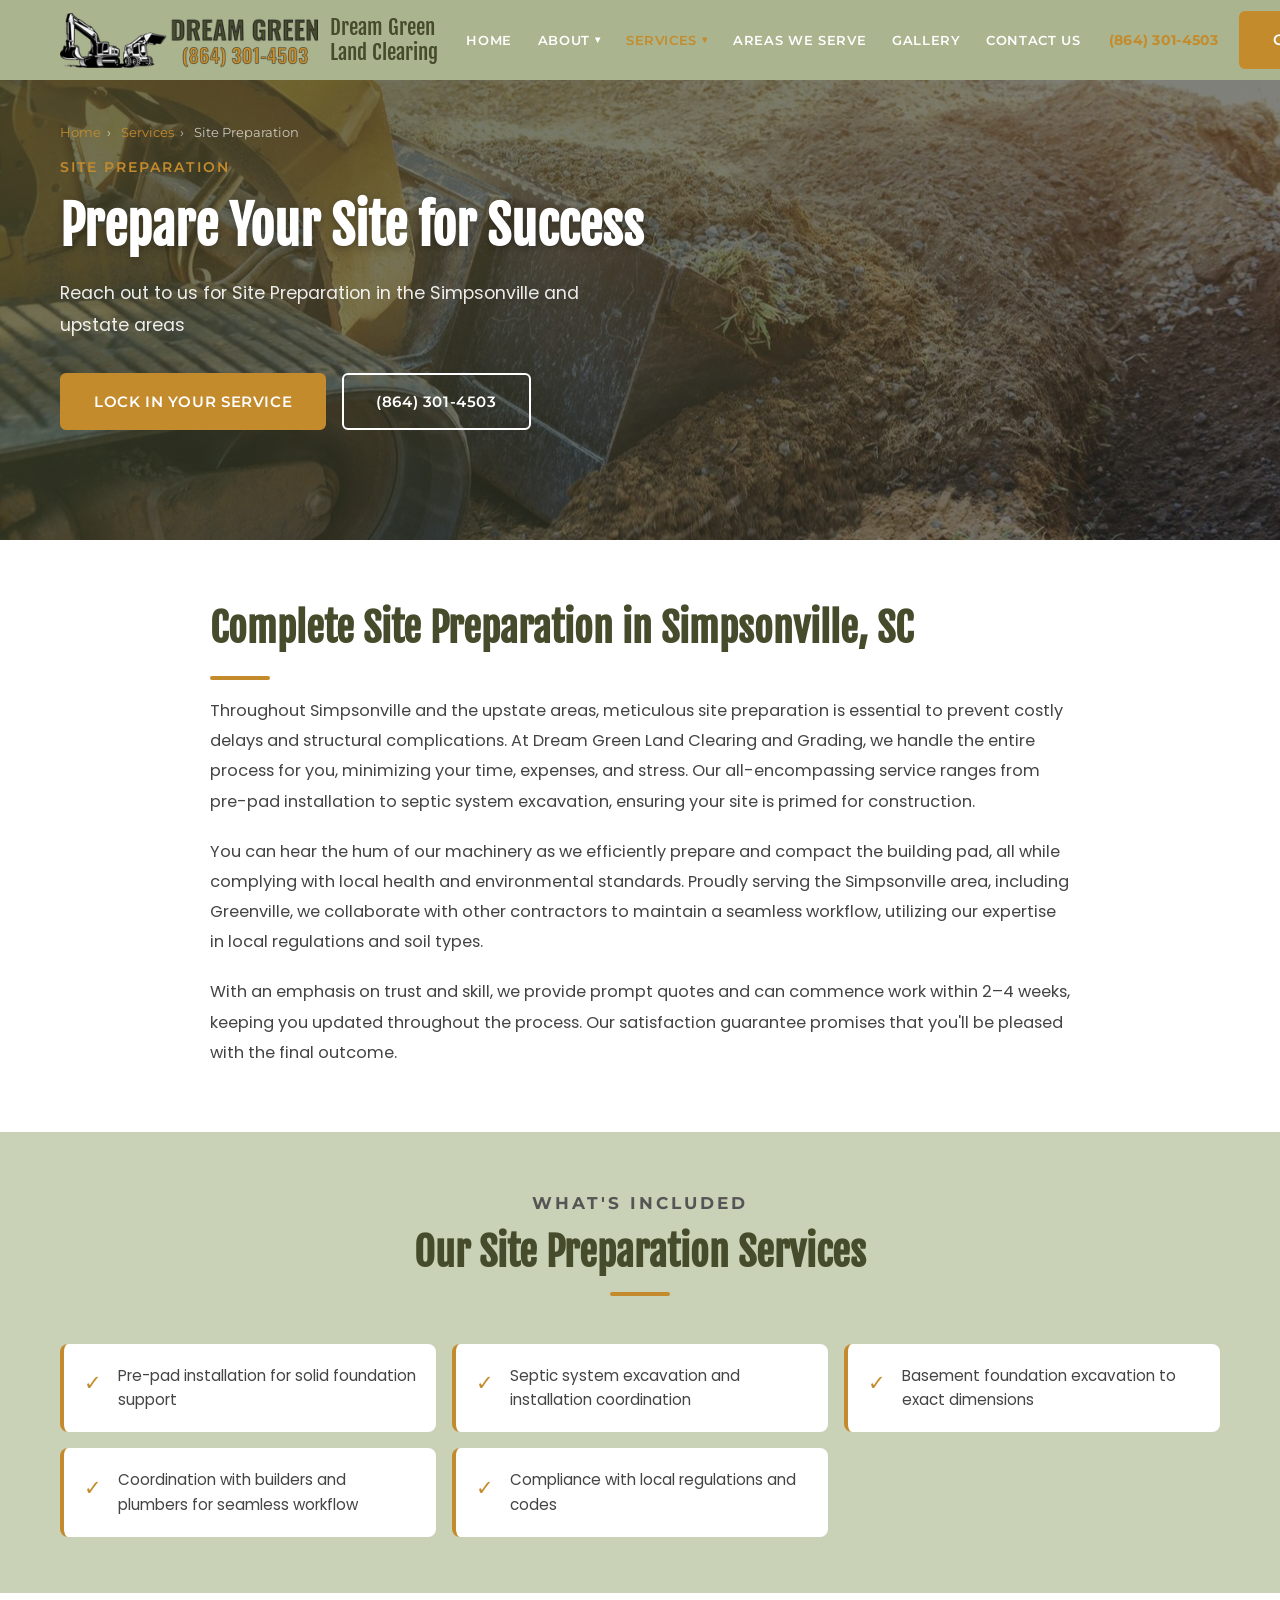
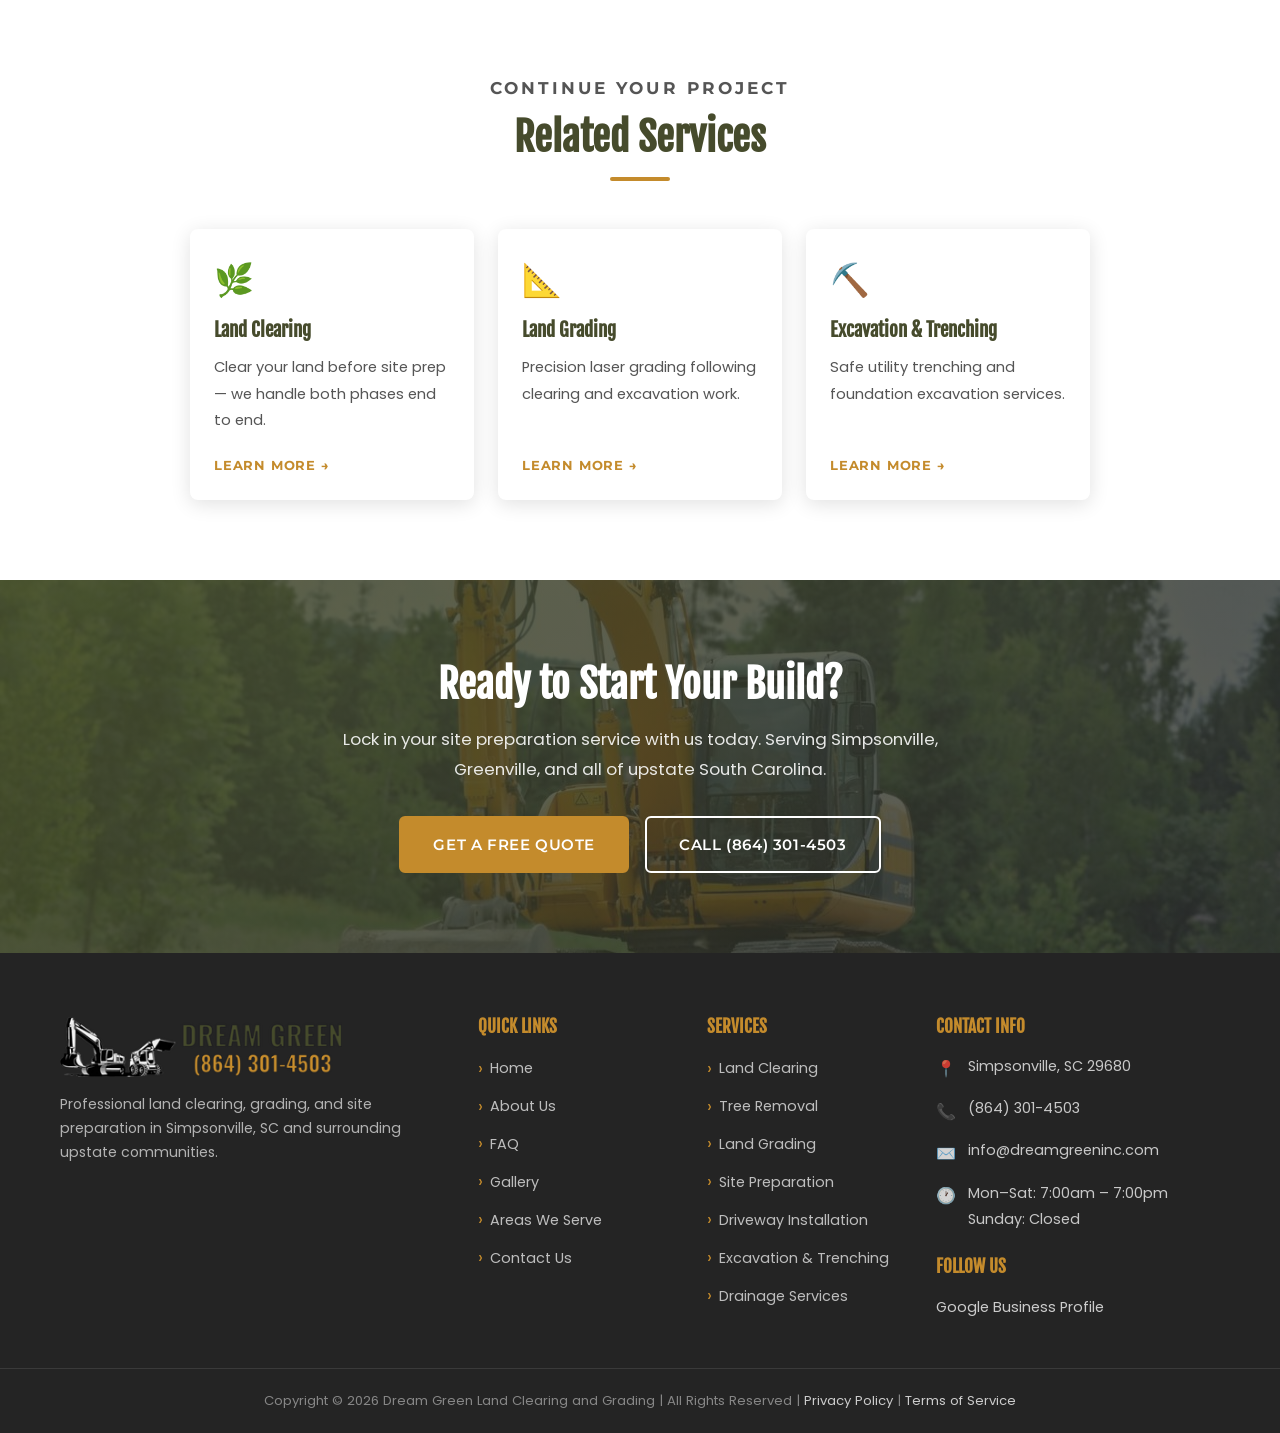
<file: services/site-preparation.html>
<!DOCTYPE html>
<html lang="en">
<head>
  <meta charset="UTF-8">
  <meta name="viewport" content="width=device-width, initial-scale=1.0">
  <title>Site Preparation | Dream Green Land Clearing and Grading</title>
  <meta name="description" content="Complete site preparation services in Simpsonville, SC. Pre-pad, septic, basement excavation. Licensed and insured.">
  <meta name="keywords" content="site preparation Simpsonville SC, pre-pad installation, septic excavation, basement excavation, construction site prep upstate SC">
  <link rel="canonical" href="https://www.dreamgreeninc.com/services/site-preparation.html">

  <meta property="og:type" content="website">
  <meta property="og:url" content="https://www.dreamgreeninc.com/services/site-preparation.html">
  <meta property="og:title" content="Site Preparation | Dream Green Land Clearing and Grading">
  <meta property="og:description" content="Complete site preparation services in Simpsonville, SC. Pre-pad, septic, basement excavation. Licensed and insured.">
  <meta property="og:image" content="https://www.dreamgreeninc.com/images/shutterstock_1499767541-min-1280w.jpg">
  <meta property="og:site_name" content="Dream Green Land Clearing and Grading">

  <link rel="stylesheet" href="../css/styles.css">

  <script type="application/ld+json">
  {
    "@context": "https://schema.org",
    "@type": "Service",
    "name": "Site Preparation",
    "description": "Complete site preparation services in Simpsonville, SC including pre-pad installation, septic excavation, and basement excavation.",
    "provider": {
      "@type": "LocalBusiness",
      "name": "Dream Green Land Clearing and Grading",
      "telephone": "+18643014503",
      "address": {"@type": "PostalAddress", "addressLocality": "Simpsonville", "addressRegion": "SC", "postalCode": "29680", "addressCountry": "US"}
    }
  }
  </script>

  <!-- Google Analytics -->
  <script async src="https://www.googletagmanager.com/gtag/js?id=G-PLACEHOLDER"></script>
  <script>
    window.dataLayer = window.dataLayer || [];
    function gtag(){dataLayer.push(arguments);}
    gtag('js', new Date());
    gtag('config', 'G-PLACEHOLDER');
  </script>
</head>
<body>

  <a class="skip-link" href="#main">Skip to main content</a>

  <header class="site-header solid" id="siteHeader">
    <div class="container">
      <div class="header-inner">
        <a href="../index.html" class="header-logo" aria-label="Dream Green Land Clearing and Grading — Home">
          <img src="../images/Temp%20Logo-306w.png" alt="Dream Green Land Clearing and Grading logo" width="60" height="55">
          <span>Dream Green<br>Land Clearing</span>
        </a>
        <nav class="main-nav" aria-label="Main navigation">
          <ul class="nav-list" role="list">
            <li class="nav-item"><a href="../index.html" class="nav-link">Home</a></li>
            <li class="nav-item">
              <a href="../about.html" class="nav-link" aria-haspopup="true">About <span class="arrow">▾</span></a>
              <ul class="dropdown-menu" role="list">
                <li><a href="../about.html">About Us</a></li>
                <li><a href="../faq.html">FAQ</a></li>
              </ul>
            </li>
            <li class="nav-item">
              <a href="#" class="nav-link active" aria-haspopup="true">Services <span class="arrow">▾</span></a>
              <ul class="dropdown-menu" role="list">
                <li><a href="land-clearing.html">Land Clearing Services</a></li>
                <li><a href="tree-removal.html">Tree Removal Services</a></li>
                <li><a href="land-grading.html">Land Grading &amp; Leveling</a></li>
                <li><a href="site-preparation.html">Site Preparation</a></li>
                <li><a href="driveway-installation.html">Driveway Installation</a></li>
                <li><a href="excavation-trenching.html">Excavation &amp; Trenching</a></li>
                <li><a href="drainage.html">Drainage Services</a></li>
              </ul>
            </li>
            <li class="nav-item"><a href="../areas-we-serve.html" class="nav-link">Areas We Serve</a></li>
            <li class="nav-item"><a href="../gallery.html" class="nav-link">Gallery</a></li>
            <li class="nav-item"><a href="../contact.html" class="nav-link">Contact Us</a></li>
          </ul>
        </nav>
        <div class="header-cta">
          <a href="tel:+18643014503" class="header-phone">(864) 301-4503</a>
          <a href="../contact.html" class="btn btn-primary">Get a Quote</a>
        </div>
        <button class="hamburger" id="hamburger" aria-label="Toggle mobile navigation" aria-expanded="false" aria-controls="mobileNav">
          <span></span><span></span><span></span>
        </button>
      </div>
    </div>
  </header>

  <nav class="mobile-nav" id="mobileNav" aria-label="Mobile navigation">
    <ul class="mobile-nav-list" role="list">
      <li><a href="../index.html" class="mobile-nav-link">Home</a></li>
      <li>
        <button class="mobile-nav-link mobile-nav-toggle" data-submenu="mobileAbout">About <span class="submenu-arrow">›</span></button>
        <div class="mobile-submenu" id="mobileAbout"><a href="../about.html">About Us</a><a href="../faq.html">FAQ</a></div>
      </li>
      <li>
        <button class="mobile-nav-link mobile-nav-toggle" data-submenu="mobileServices">Services <span class="submenu-arrow">›</span></button>
        <div class="mobile-submenu" id="mobileServices">
          <a href="land-clearing.html">Land Clearing</a><a href="tree-removal.html">Tree Removal</a>
          <a href="land-grading.html">Land Grading &amp; Leveling</a><a href="site-preparation.html">Site Preparation</a>
          <a href="driveway-installation.html">Driveway Installation</a>
          <a href="excavation-trenching.html">Excavation &amp; Trenching</a><a href="drainage.html">Drainage Services</a>
        </div>
      </li>
      <li><a href="../areas-we-serve.html" class="mobile-nav-link">Areas We Serve</a></li>
      <li><a href="../gallery.html" class="mobile-nav-link">Gallery</a></li>
      <li><a href="../contact.html" class="mobile-nav-link">Contact Us</a></li>
    </ul>
    <a href="tel:+18643014503" class="mobile-nav-phone">(864) 301-4503</a>
  </nav>

  <main id="main">

    <section class="hero service-hero" style="background-image: url('../images/shutterstock_1499767541-min-1280w.jpg');" aria-label="Site Preparation hero">
      <div class="container">
        <div class="hero-content">
          <nav class="breadcrumb" aria-label="Breadcrumb">
            <a href="../index.html">Home</a><span>›</span> <a href="#">Services</a><span>›</span> Site Preparation
          </nav>
          <p class="hero-eyebrow">Site Preparation</p>
          <h1>Prepare Your Site for Success</h1>
          <p class="hero-sub">Reach out to us for Site Preparation in the Simpsonville and upstate areas</p>
          <div class="hero-actions">
            <a href="../contact.html" class="btn btn-primary">Lock In Your Service</a>
            <a href="tel:+18643014503" class="btn btn-outline">(864) 301-4503</a>
          </div>
        </div>
      </div>
    </section>

    <section class="service-body" aria-labelledby="service-heading">
      <div class="container">
        <h2 id="service-heading">Complete Site Preparation in Simpsonville, SC</h2>
        <div class="divider"></div>
        <p>Throughout Simpsonville and the upstate areas, meticulous site preparation is essential to prevent costly delays and structural complications. At Dream Green Land Clearing and Grading, we handle the entire process for you, minimizing your time, expenses, and stress. Our all-encompassing service ranges from pre-pad installation to septic system excavation, ensuring your site is primed for construction.</p>
        <p style="margin-top: 1.25rem;">You can hear the hum of our machinery as we efficiently prepare and compact the building pad, all while complying with local health and environmental standards. Proudly serving the Simpsonville area, including Greenville, we collaborate with other contractors to maintain a seamless workflow, utilizing our expertise in local regulations and soil types.</p>
        <p style="margin-top: 1.25rem;">With an emphasis on trust and skill, we provide prompt quotes and can commence work within 2–4 weeks, keeping you updated throughout the process. Our satisfaction guarantee promises that you'll be pleased with the final outcome.</p>
      </div>
    </section>

    <section class="bullets-section" aria-labelledby="included-heading">
      <div class="container">
        <div class="section-header text-center">
          <p class="section-eyebrow">What's Included</p>
          <h2 id="included-heading">Our Site Preparation Services</h2>
          <div class="divider center"></div>
        </div>
        <div class="bullets-grid">
          <div class="bullet-item"><span class="bullet-icon">✓</span><p>Pre-pad installation for solid foundation support</p></div>
          <div class="bullet-item"><span class="bullet-icon">✓</span><p>Septic system excavation and installation coordination</p></div>
          <div class="bullet-item"><span class="bullet-icon">✓</span><p>Basement foundation excavation to exact dimensions</p></div>
          <div class="bullet-item"><span class="bullet-icon">✓</span><p>Coordination with builders and plumbers for seamless workflow</p></div>
          <div class="bullet-item"><span class="bullet-icon">✓</span><p>Compliance with local regulations and codes</p></div>
        </div>
      </div>
    </section>

    <section class="section-padding" aria-labelledby="related-heading">
      <div class="container">
        <div class="section-header text-center">
          <p class="section-eyebrow">Continue Your Project</p>
          <h2 id="related-heading">Related Services</h2>
          <div class="divider center"></div>
        </div>
        <div class="services-grid" style="max-width: 900px; margin: 0 auto;">
          <article class="service-card"><div class="service-card-body"><div class="service-card-icon">🌿</div><h3>Land Clearing</h3><p>Clear your land before site prep — we handle both phases end to end.</p><a href="land-clearing.html" class="card-link">Learn More →</a></div></article>
          <article class="service-card"><div class="service-card-body"><div class="service-card-icon">📐</div><h3>Land Grading</h3><p>Precision laser grading following clearing and excavation work.</p><a href="land-grading.html" class="card-link">Learn More →</a></div></article>
          <article class="service-card"><div class="service-card-body"><div class="service-card-icon">⛏️</div><h3>Excavation &amp; Trenching</h3><p>Safe utility trenching and foundation excavation services.</p><a href="excavation-trenching.html" class="card-link">Learn More →</a></div></article>
        </div>
      </div>
    </section>

    <section class="cta-banner" style="background-image: url('../images/pexels-photo-95687-1280w.jpeg');" aria-label="Call to action">
      <div class="container">
        <h2>Ready to Start Your Build?</h2>
        <p>Lock in your site preparation service with us today. Serving Simpsonville, Greenville, and all of upstate South Carolina.</p>
        <div style="display: flex; gap: 1rem; justify-content: center; flex-wrap: wrap;">
          <a href="../contact.html" class="btn btn-primary">Get a Free Quote</a>
          <a href="tel:+18643014503" class="btn btn-outline">Call (864) 301-4503</a>
        </div>
      </div>
    </section>

  </main>

  <footer class="site-footer" aria-label="Site footer">
    <div class="container">
      <div class="footer-grid">
        <div class="footer-brand">
          <img src="../images/Temp%20Logo-306w.png" alt="Dream Green Land Clearing and Grading logo">
          <p>Professional land clearing, grading, and site preparation in Simpsonville, SC and surrounding upstate communities.</p>
        </div>
        <div class="footer-section">
          <h4>Quick Links</h4>
          <nav class="footer-links" aria-label="Footer navigation">
            <a href="../index.html">Home</a><a href="../about.html">About Us</a><a href="../faq.html">FAQ</a>
            <a href="../gallery.html">Gallery</a><a href="../areas-we-serve.html">Areas We Serve</a><a href="../contact.html">Contact Us</a>
          </nav>
        </div>
        <div class="footer-section">
          <h4>Services</h4>
          <nav class="footer-links" aria-label="Services navigation">
            <a href="land-clearing.html">Land Clearing</a><a href="tree-removal.html">Tree Removal</a>
            <a href="land-grading.html">Land Grading</a><a href="site-preparation.html">Site Preparation</a>
            <a href="driveway-installation.html">Driveway Installation</a>
            <a href="excavation-trenching.html">Excavation &amp; Trenching</a><a href="drainage.html">Drainage Services</a>
          </nav>
        </div>
        <div class="footer-section">
          <h4>Contact Info</h4>
          <div class="footer-contact-item"><span>📍</span><p>Simpsonville, SC 29680</p></div>
          <div class="footer-contact-item"><span>📞</span><a href="tel:+18643014503">(864) 301-4503</a></div>
          <div class="footer-contact-item"><span>✉️</span><a href="mailto:info@dreamgreeninc.com">info@dreamgreeninc.com</a></div>
          <div class="footer-contact-item"><span>🕐</span><p>Mon–Sat: 7:00am – 7:00pm<br>Sunday: Closed</p></div>
          <h4 style="margin-top: 1.5rem;">Follow Us</h4>
          <a href="https://maps.app.goo.gl/QSWHWX5jcNX4MvyX7" target="_blank" rel="noopener noreferrer" style="color: #ccc; text-decoration: none; font-size: 0.9rem;">Google Business Profile</a>
        </div>
      </div>
    </div>
    <div class="footer-bottom"><div class="container"><p>Copyright &copy; <span id="year"></span> Dream Green Land Clearing and Grading | All Rights Reserved | <a href="../privacy-policy.html" style="color: #ccc;">Privacy Policy</a> | <a href="../terms-of-service.html" style="color: #ccc;">Terms of Service</a></p></div></div>
  </footer>

  <script src="../js/main.js"></script>
  <script>document.getElementById('year').textContent = new Date().getFullYear();</script>
</body>
</html>
</file>
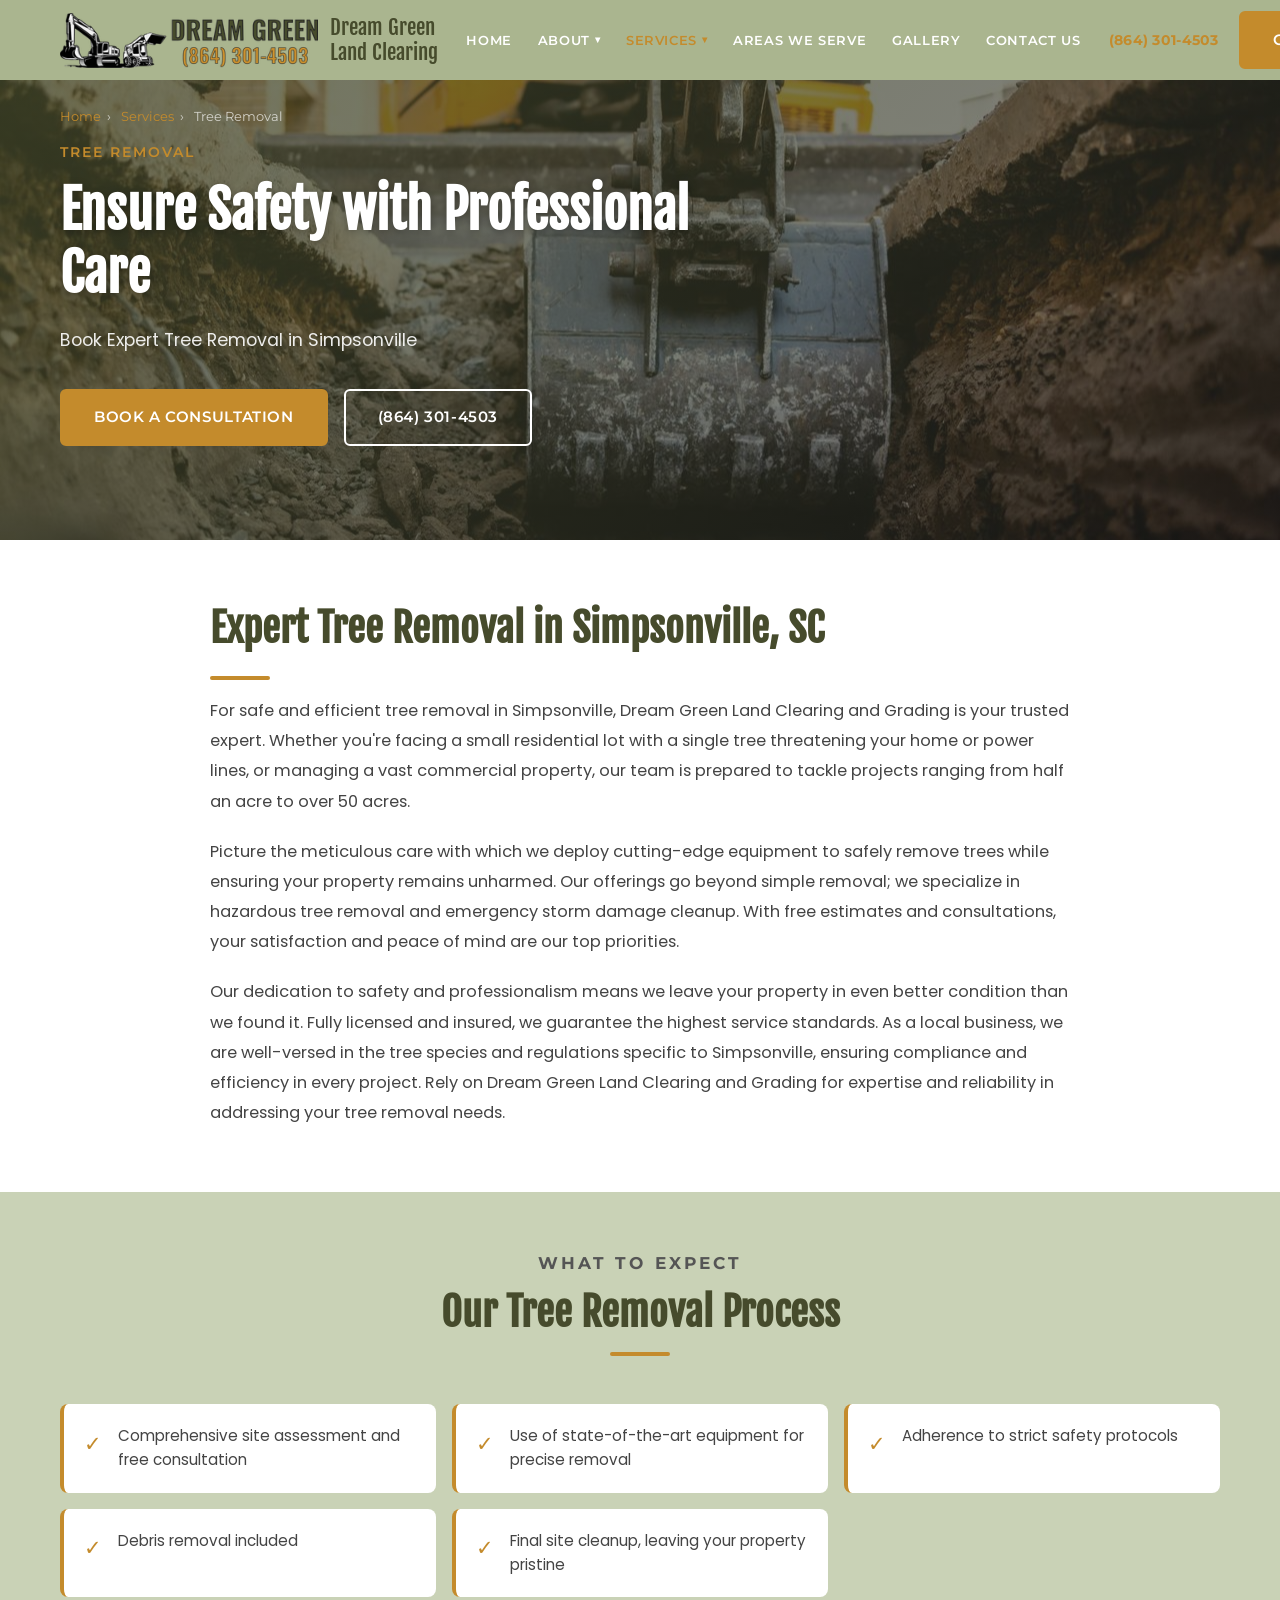
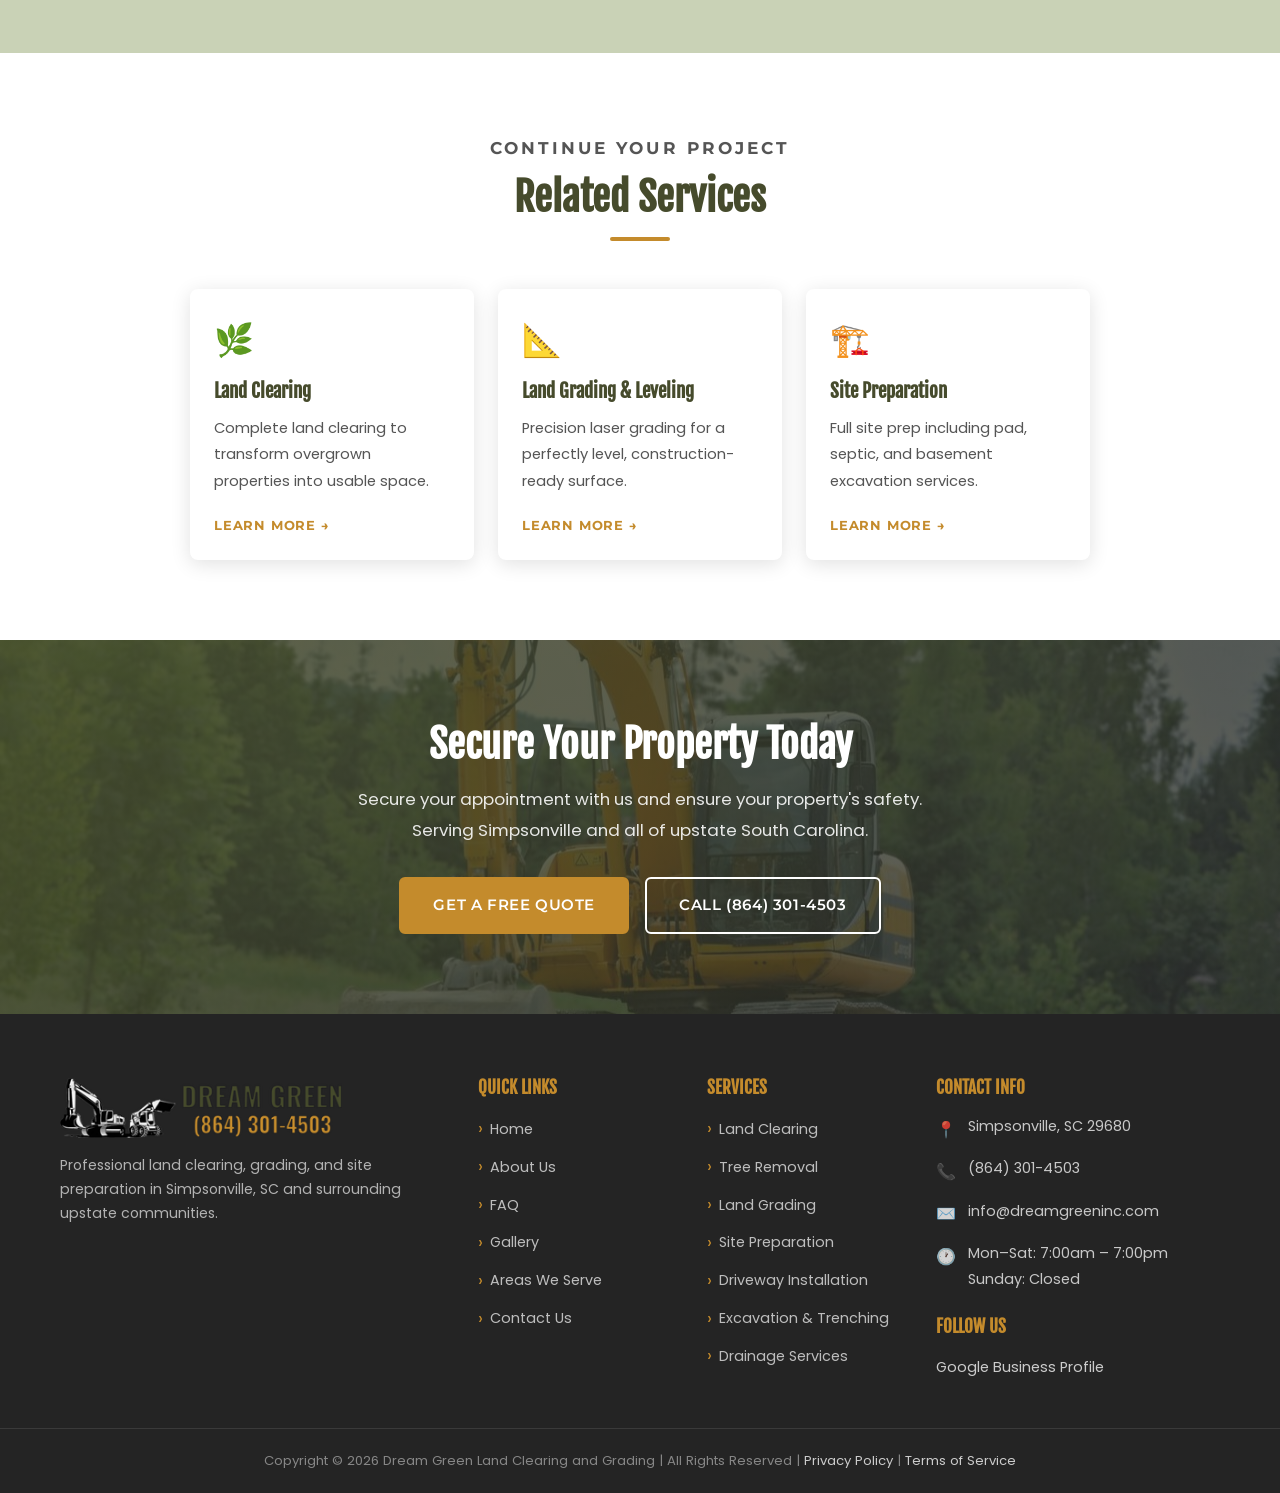
<file: services/tree-removal.html>
<!DOCTYPE html>
<html lang="en">
<head>
  <meta charset="UTF-8">
  <meta name="viewport" content="width=device-width, initial-scale=1.0">
  <title>Tree Removal Services | Dream Green Land Clearing and Grading</title>
  <meta name="description" content="Safe, professional tree removal in Simpsonville, SC. From single trees to 50+ acre clearing. Licensed, insured, free estimates.">
  <meta name="keywords" content="tree removal Simpsonville SC, hazardous tree removal, storm damage cleanup, tree service upstate SC, commercial tree removal">
  <link rel="canonical" href="https://www.dreamgreeninc.com/services/tree-removal.html">

  <meta property="og:type" content="website">
  <meta property="og:url" content="https://www.dreamgreeninc.com/services/tree-removal.html">
  <meta property="og:title" content="Tree Removal Services | Dream Green Land Clearing and Grading">
  <meta property="og:description" content="Safe, professional tree removal in Simpsonville, SC. From single trees to 50+ acre clearing. Licensed, insured, free estimates.">
  <meta property="og:image" content="https://www.dreamgreeninc.com/images/shutterstock_2501365397-min-1280w.jpg">
  <meta property="og:site_name" content="Dream Green Land Clearing and Grading">

  <link rel="stylesheet" href="../css/styles.css">

  <script type="application/ld+json">
  {
    "@context": "https://schema.org",
    "@type": "Service",
    "name": "Tree Removal Services",
    "description": "Safe, professional tree removal in Simpsonville, SC from single trees to 50+ acre clearing.",
    "provider": {
      "@type": "LocalBusiness",
      "name": "Dream Green Land Clearing and Grading",
      "telephone": "+18643014503",
      "address": {"@type": "PostalAddress", "addressLocality": "Simpsonville", "addressRegion": "SC", "postalCode": "29680", "addressCountry": "US"}
    }
  }
  </script>

  <!-- Google Analytics -->
  <script async src="https://www.googletagmanager.com/gtag/js?id=G-PLACEHOLDER"></script>
  <script>
    window.dataLayer = window.dataLayer || [];
    function gtag(){dataLayer.push(arguments);}
    gtag('js', new Date());
    gtag('config', 'G-PLACEHOLDER');
  </script>
</head>
<body>

  <a class="skip-link" href="#main">Skip to main content</a>

  <header class="site-header solid" id="siteHeader">
    <div class="container">
      <div class="header-inner">
        <a href="../index.html" class="header-logo" aria-label="Dream Green Land Clearing and Grading — Home">
          <img src="../images/Temp%20Logo-306w.png" alt="Dream Green Land Clearing and Grading logo" width="60" height="55">
          <span>Dream Green<br>Land Clearing</span>
        </a>
        <nav class="main-nav" aria-label="Main navigation">
          <ul class="nav-list" role="list">
            <li class="nav-item"><a href="../index.html" class="nav-link">Home</a></li>
            <li class="nav-item">
              <a href="../about.html" class="nav-link" aria-haspopup="true">About <span class="arrow">▾</span></a>
              <ul class="dropdown-menu" role="list">
                <li><a href="../about.html">About Us</a></li>
                <li><a href="../faq.html">FAQ</a></li>
              </ul>
            </li>
            <li class="nav-item">
              <a href="#" class="nav-link active" aria-haspopup="true">Services <span class="arrow">▾</span></a>
              <ul class="dropdown-menu" role="list">
                <li><a href="land-clearing.html">Land Clearing Services</a></li>
                <li><a href="tree-removal.html">Tree Removal Services</a></li>
                <li><a href="land-grading.html">Land Grading &amp; Leveling</a></li>
                <li><a href="site-preparation.html">Site Preparation</a></li>
                <li><a href="driveway-installation.html">Driveway Installation</a></li>
                <li><a href="excavation-trenching.html">Excavation &amp; Trenching</a></li>
                <li><a href="drainage.html">Drainage Services</a></li>
              </ul>
            </li>
            <li class="nav-item"><a href="../areas-we-serve.html" class="nav-link">Areas We Serve</a></li>
            <li class="nav-item"><a href="../gallery.html" class="nav-link">Gallery</a></li>
            <li class="nav-item"><a href="../contact.html" class="nav-link">Contact Us</a></li>
          </ul>
        </nav>
        <div class="header-cta">
          <a href="tel:+18643014503" class="header-phone">(864) 301-4503</a>
          <a href="../contact.html" class="btn btn-primary">Get a Quote</a>
        </div>
        <button class="hamburger" id="hamburger" aria-label="Toggle mobile navigation" aria-expanded="false" aria-controls="mobileNav">
          <span></span><span></span><span></span>
        </button>
      </div>
    </div>
  </header>

  <nav class="mobile-nav" id="mobileNav" aria-label="Mobile navigation">
    <ul class="mobile-nav-list" role="list">
      <li><a href="../index.html" class="mobile-nav-link">Home</a></li>
      <li>
        <button class="mobile-nav-link mobile-nav-toggle" data-submenu="mobileAbout">About <span class="submenu-arrow">›</span></button>
        <div class="mobile-submenu" id="mobileAbout">
          <a href="../about.html">About Us</a>
          <a href="../faq.html">FAQ</a>
        </div>
      </li>
      <li>
        <button class="mobile-nav-link mobile-nav-toggle" data-submenu="mobileServices">Services <span class="submenu-arrow">›</span></button>
        <div class="mobile-submenu" id="mobileServices">
          <a href="land-clearing.html">Land Clearing</a>
          <a href="tree-removal.html">Tree Removal</a>
          <a href="land-grading.html">Land Grading &amp; Leveling</a>
          <a href="site-preparation.html">Site Preparation</a>
          <a href="driveway-installation.html">Driveway Installation</a>
          <a href="excavation-trenching.html">Excavation &amp; Trenching</a>
          <a href="drainage.html">Drainage Services</a>
        </div>
      </li>
      <li><a href="../areas-we-serve.html" class="mobile-nav-link">Areas We Serve</a></li>
      <li><a href="../gallery.html" class="mobile-nav-link">Gallery</a></li>
      <li><a href="../contact.html" class="mobile-nav-link">Contact Us</a></li>
    </ul>
    <a href="tel:+18643014503" class="mobile-nav-phone">(864) 301-4503</a>
  </nav>

  <main id="main">

    <section class="hero service-hero" style="background-image: url('../images/shutterstock_2501365397-min-1280w.jpg');" aria-label="Tree Removal Services hero">
      <div class="container">
        <div class="hero-content">
          <nav class="breadcrumb" aria-label="Breadcrumb">
            <a href="../index.html">Home</a><span>›</span> <a href="#">Services</a><span>›</span> Tree Removal
          </nav>
          <p class="hero-eyebrow">Tree Removal</p>
          <h1>Ensure Safety with Professional Care</h1>
          <p class="hero-sub">Book Expert Tree Removal in Simpsonville</p>
          <div class="hero-actions">
            <a href="../contact.html" class="btn btn-primary">Book a Consultation</a>
            <a href="tel:+18643014503" class="btn btn-outline">(864) 301-4503</a>
          </div>
        </div>
      </div>
    </section>

    <section class="service-body" aria-labelledby="service-heading">
      <div class="container">
        <h2 id="service-heading">Expert Tree Removal in Simpsonville, SC</h2>
        <div class="divider"></div>
        <p>For safe and efficient tree removal in Simpsonville, Dream Green Land Clearing and Grading is your trusted expert. Whether you're facing a small residential lot with a single tree threatening your home or power lines, or managing a vast commercial property, our team is prepared to tackle projects ranging from half an acre to over 50 acres.</p>
        <p style="margin-top: 1.25rem;">Picture the meticulous care with which we deploy cutting-edge equipment to safely remove trees while ensuring your property remains unharmed. Our offerings go beyond simple removal; we specialize in hazardous tree removal and emergency storm damage cleanup. With free estimates and consultations, your satisfaction and peace of mind are our top priorities.</p>
        <p style="margin-top: 1.25rem;">Our dedication to safety and professionalism means we leave your property in even better condition than we found it. Fully licensed and insured, we guarantee the highest service standards. As a local business, we are well-versed in the tree species and regulations specific to Simpsonville, ensuring compliance and efficiency in every project. Rely on Dream Green Land Clearing and Grading for expertise and reliability in addressing your tree removal needs.</p>
      </div>
    </section>

    <section class="bullets-section" aria-labelledby="included-heading">
      <div class="container">
        <div class="section-header text-center">
          <p class="section-eyebrow">What to Expect</p>
          <h2 id="included-heading">Our Tree Removal Process</h2>
          <div class="divider center"></div>
        </div>
        <div class="bullets-grid">
          <div class="bullet-item">
            <span class="bullet-icon">✓</span>
            <p>Comprehensive site assessment and free consultation</p>
          </div>
          <div class="bullet-item">
            <span class="bullet-icon">✓</span>
            <p>Use of state-of-the-art equipment for precise removal</p>
          </div>
          <div class="bullet-item">
            <span class="bullet-icon">✓</span>
            <p>Adherence to strict safety protocols</p>
          </div>
          <div class="bullet-item">
            <span class="bullet-icon">✓</span>
            <p>Debris removal included</p>
          </div>
          <div class="bullet-item">
            <span class="bullet-icon">✓</span>
            <p>Final site cleanup, leaving your property pristine</p>
          </div>
        </div>
      </div>
    </section>

    <section class="section-padding" aria-labelledby="related-heading">
      <div class="container">
        <div class="section-header text-center">
          <p class="section-eyebrow">Continue Your Project</p>
          <h2 id="related-heading">Related Services</h2>
          <div class="divider center"></div>
        </div>
        <div class="services-grid" style="max-width: 900px; margin: 0 auto;">
          <article class="service-card">
            <div class="service-card-body">
              <div class="service-card-icon">🌿</div>
              <h3>Land Clearing</h3>
              <p>Complete land clearing to transform overgrown properties into usable space.</p>
              <a href="land-clearing.html" class="card-link">Learn More →</a>
            </div>
          </article>
          <article class="service-card">
            <div class="service-card-body">
              <div class="service-card-icon">📐</div>
              <h3>Land Grading &amp; Leveling</h3>
              <p>Precision laser grading for a perfectly level, construction-ready surface.</p>
              <a href="land-grading.html" class="card-link">Learn More →</a>
            </div>
          </article>
          <article class="service-card">
            <div class="service-card-body">
              <div class="service-card-icon">🏗️</div>
              <h3>Site Preparation</h3>
              <p>Full site prep including pad, septic, and basement excavation services.</p>
              <a href="site-preparation.html" class="card-link">Learn More →</a>
            </div>
          </article>
        </div>
      </div>
    </section>

    <section class="cta-banner" style="background-image: url('../images/pexels-photo-95687-1280w.jpeg');" aria-label="Call to action">
      <div class="container">
        <h2>Secure Your Property Today</h2>
        <p>Secure your appointment with us and ensure your property's safety. Serving Simpsonville and all of upstate South Carolina.</p>
        <div style="display: flex; gap: 1rem; justify-content: center; flex-wrap: wrap;">
          <a href="../contact.html" class="btn btn-primary">Get a Free Quote</a>
          <a href="tel:+18643014503" class="btn btn-outline">Call (864) 301-4503</a>
        </div>
      </div>
    </section>

  </main>

  <footer class="site-footer" aria-label="Site footer">
    <div class="container">
      <div class="footer-grid">
        <div class="footer-brand">
          <img src="../images/Temp%20Logo-306w.png" alt="Dream Green Land Clearing and Grading logo">
          <p>Professional land clearing, grading, and site preparation in Simpsonville, SC and surrounding upstate communities.</p>
        </div>
        <div class="footer-section">
          <h4>Quick Links</h4>
          <nav class="footer-links" aria-label="Footer navigation">
            <a href="../index.html">Home</a>
            <a href="../about.html">About Us</a>
            <a href="../faq.html">FAQ</a>
            <a href="../gallery.html">Gallery</a>
            <a href="../areas-we-serve.html">Areas We Serve</a>
            <a href="../contact.html">Contact Us</a>
          </nav>
        </div>
        <div class="footer-section">
          <h4>Services</h4>
          <nav class="footer-links" aria-label="Services navigation">
            <a href="land-clearing.html">Land Clearing</a>
            <a href="tree-removal.html">Tree Removal</a>
            <a href="land-grading.html">Land Grading</a>
            <a href="site-preparation.html">Site Preparation</a>
            <a href="driveway-installation.html">Driveway Installation</a>
            <a href="excavation-trenching.html">Excavation &amp; Trenching</a>
            <a href="drainage.html">Drainage Services</a>
          </nav>
        </div>
        <div class="footer-section">
          <h4>Contact Info</h4>
          <div class="footer-contact-item"><span>📍</span><p>Simpsonville, SC 29680</p></div>
          <div class="footer-contact-item"><span>📞</span><a href="tel:+18643014503">(864) 301-4503</a></div>
          <div class="footer-contact-item"><span>✉️</span><a href="mailto:info@dreamgreeninc.com">info@dreamgreeninc.com</a></div>
          <div class="footer-contact-item"><span>🕐</span><p>Mon–Sat: 7:00am – 7:00pm<br>Sunday: Closed</p></div>
          <h4 style="margin-top: 1.5rem;">Follow Us</h4>
          <a href="https://maps.app.goo.gl/QSWHWX5jcNX4MvyX7" target="_blank" rel="noopener noreferrer" style="color: #ccc; text-decoration: none; font-size: 0.9rem;">Google Business Profile</a>
        </div>
      </div>
    </div>
    <div class="footer-bottom">
      <div class="container">
        <p>Copyright &copy; <span id="year"></span> Dream Green Land Clearing and Grading | All Rights Reserved | <a href="../privacy-policy.html" style="color: #ccc;">Privacy Policy</a> | <a href="../terms-of-service.html" style="color: #ccc;">Terms of Service</a></p>
      </div>
    </div>
  </footer>

  <script src="../js/main.js"></script>
  <script>document.getElementById('year').textContent = new Date().getFullYear();</script>
</body>
</html>
</file>
<file: css/styles.css>
/* ============================================================
   Dream Green Land Clearing and Grading — Main Stylesheet
   ============================================================ */

/* Google Fonts */
@import url('https://fonts.googleapis.com/css2?family=Fjalla+One&family=Montserrat:wght@400;500;600;700&family=Poppins:wght@300;400;500;600&display=swap');

/* ============================================================
   CSS Custom Properties
   ============================================================ */
:root {
  --color-primary: rgba(70, 75, 44, 1);
  --color-accent: rgba(196, 139, 44, 1);
  --color-secondary: rgba(150, 66, 32, 1);
  --color-light-green: rgba(163, 197, 134, 0.46);
  --color-sage: rgba(128, 139, 98, 1);
  --color-dark: rgba(36, 36, 36, 1);
  --color-white: rgba(255, 255, 255, 1);
  --color-light-sage: rgba(170, 181, 143, 1);
  --color-pale-green: rgba(201, 210, 182, 1);

  --font-heading: 'Fjalla One', sans-serif;
  --font-nav: 'Montserrat', sans-serif;
  --font-body: 'Poppins', sans-serif;

  --max-width: 1200px;
  --header-height: 80px;
  --transition: 0.3s ease;
  --shadow: 0 4px 20px rgba(0, 0, 0, 0.12);
  --shadow-hover: 0 8px 32px rgba(0, 0, 0, 0.18);
  --border-radius: 6px;
}

/* ============================================================
   Reset & Base
   ============================================================ */
*, *::before, *::after {
  box-sizing: border-box;
  margin: 0;
  padding: 0;
}

html {
  scroll-behavior: smooth;
  font-size: 16px;
}

body {
  font-family: var(--font-body);
  color: var(--color-dark);
  background-color: var(--color-white);
  line-height: 1.7;
  -webkit-font-smoothing: antialiased;
}

img {
  max-width: 100%;
  height: auto;
  display: block;
}

a {
  color: inherit;
  text-decoration: none;
  transition: color var(--transition);
}

ul {
  list-style: none;
}

button {
  cursor: pointer;
  border: none;
  background: none;
  font-family: inherit;
}

/* ============================================================
   Typography
   ============================================================ */
h1, h2, h3, h4, h5, h6 {
  font-family: var(--font-heading);
  line-height: 1.2;
  color: var(--color-primary);
}

h1 { font-size: clamp(2rem, 5vw, 3.25rem); }
h2 { font-size: clamp(1.6rem, 3.5vw, 2.5rem); }
h3 { font-size: clamp(1.2rem, 2.5vw, 1.75rem); }
h4 { font-size: 1.25rem; }

p {
  font-size: 1rem;
  line-height: 1.8;
  color: #444;
}

/* ============================================================
   Utility Classes
   ============================================================ */
.container {
  width: 100%;
  max-width: var(--max-width);
  margin: 0 auto;
  padding: 0 1.25rem;
}

.section-padding {
  padding: 5rem 0;
}

.section-padding-sm {
  padding: 3rem 0;
}

.text-center { text-align: center; }
.text-white { color: var(--color-white) !important; }
.text-accent { color: var(--color-accent); }
.text-primary { color: var(--color-primary); }

.sr-only {
  position: absolute;
  width: 1px;
  height: 1px;
  padding: 0;
  margin: -1px;
  overflow: hidden;
  clip: rect(0, 0, 0, 0);
  white-space: nowrap;
  border: 0;
}

/* ============================================================
   Buttons
   ============================================================ */
.btn {
  display: inline-flex;
  align-items: center;
  gap: 0.5rem;
  padding: 0.85rem 2rem;
  font-family: var(--font-nav);
  font-size: 0.95rem;
  font-weight: 600;
  letter-spacing: 0.04em;
  border-radius: var(--border-radius);
  transition: all var(--transition);
  text-transform: uppercase;
}

.btn-primary {
  background-color: var(--color-accent);
  color: var(--color-white);
  border: 2px solid var(--color-accent);
}

.btn-primary:hover {
  background-color: transparent;
  color: var(--color-accent);
}

.btn-primary-dark {
  background-color: var(--color-accent);
  color: var(--color-white);
  border: 2px solid var(--color-accent);
}

.btn-primary-dark:hover {
  background-color: var(--color-secondary);
  border-color: var(--color-secondary);
  color: var(--color-white);
}

.btn-outline {
  background-color: transparent;
  color: var(--color-white);
  border: 2px solid var(--color-white);
}

.btn-outline:hover {
  background-color: var(--color-white);
  color: var(--color-primary);
}

.btn-outline-dark {
  background-color: transparent;
  color: var(--color-primary);
  border: 2px solid var(--color-primary);
}

.btn-outline-dark:hover {
  background-color: var(--color-primary);
  color: var(--color-white);
}

/* ============================================================
   Header & Navigation
   ============================================================ */
.site-header {
  position: fixed;
  top: 0;
  left: 0;
  width: 100%;
  z-index: 1000;
  transition: background-color var(--transition), box-shadow var(--transition);
  background-color: var(--color-light-sage);
}

.site-header.scrolled {
  background-color: var(--color-light-sage);
  box-shadow: 0 2px 20px rgba(0, 0, 0, 0.25);
}

.site-header.solid {
  background-color: var(--color-light-sage);
}

.header-inner {
  display: flex;
  align-items: center;
  justify-content: space-between;
  height: var(--header-height);
  gap: 1rem;
}

.header-logo {
  flex-shrink: 0;
  display: flex;
  align-items: center;
}

.header-logo img {
  height: 55px;
  width: auto;
}

.header-logo span {
  font-family: var(--font-heading);
  font-size: 1.3rem;
  color: var(--color-primary);
  margin-left: 0.75rem;
  line-height: 1.2;
  display: none;
}

/* Nav */
.main-nav {
  display: none;
  align-items: center;
  gap: 0.25rem;
}

.nav-list {
  display: flex;
  align-items: center;
  gap: 0.1rem;
}

.nav-item {
  position: relative;
}

.nav-link {
  font-family: var(--font-nav);
  font-size: 0.82rem;
  font-weight: 600;
  letter-spacing: 0.05em;
  text-transform: uppercase;
  color: var(--color-white);
  padding: 0.6rem 0.75rem;
  border-radius: 4px;
  transition: all var(--transition);
  display: flex;
  align-items: center;
  gap: 0.3rem;
  white-space: nowrap;
}

.nav-link:hover,
.nav-link.active {
  color: var(--color-accent);
}

.nav-link .arrow {
  font-size: 0.65rem;
  transition: transform var(--transition);
}

.nav-item:hover .arrow {
  transform: rotate(180deg);
}

/* Dropdown */
.dropdown-menu {
  position: absolute;
  top: calc(100% + 8px);
  left: 0;
  background-color: var(--color-white);
  border-radius: var(--border-radius);
  box-shadow: var(--shadow-hover);
  min-width: 240px;
  opacity: 0;
  visibility: hidden;
  transform: translateY(-8px);
  transition: all var(--transition);
  z-index: 100;
  border-top: 3px solid var(--color-accent);
}

.nav-item:hover .dropdown-menu,
.nav-item:focus-within .dropdown-menu {
  opacity: 1;
  visibility: visible;
  transform: translateY(0);
}

.dropdown-menu a {
  display: block;
  padding: 0.65rem 1.25rem;
  font-family: var(--font-nav);
  font-size: 0.82rem;
  font-weight: 500;
  color: var(--color-dark);
  transition: all var(--transition);
  border-bottom: 1px solid rgba(0,0,0,0.06);
}

.dropdown-menu a:last-child {
  border-bottom: none;
}

.dropdown-menu a:hover {
  background-color: var(--color-pale-green);
  color: var(--color-primary);
  padding-left: 1.5rem;
}

/* Header CTA */
.header-cta {
  display: none;
  flex-shrink: 0;
}

.header-phone {
  font-family: var(--font-nav);
  font-size: 0.9rem;
  font-weight: 700;
  color: var(--color-accent);
  letter-spacing: 0.02em;
  transition: color var(--transition);
}

.header-phone:hover {
  color: var(--color-white);
}

/* Mobile hamburger */
.hamburger {
  display: flex;
  flex-direction: column;
  justify-content: center;
  gap: 5px;
  width: 36px;
  height: 36px;
  padding: 4px;
  border-radius: 4px;
  transition: background-color var(--transition);
}

.hamburger:hover {
  background-color: rgba(255, 255, 255, 0.1);
}

.hamburger span {
  display: block;
  height: 2px;
  background-color: var(--color-white);
  border-radius: 2px;
  transition: all var(--transition);
  transform-origin: center;
}

.hamburger.open span:nth-child(1) {
  transform: translateY(7px) rotate(45deg);
}

.hamburger.open span:nth-child(2) {
  opacity: 0;
  transform: scaleX(0);
}

.hamburger.open span:nth-child(3) {
  transform: translateY(-7px) rotate(-45deg);
}

/* Mobile Nav Overlay */
.mobile-nav {
  position: fixed;
  top: 0;
  left: 0;
  width: 100%;
  height: 100%;
  background-color: var(--color-primary);
  z-index: 999;
  display: flex;
  flex-direction: column;
  padding: calc(var(--header-height) + 1rem) 1.5rem 2rem;
  overflow-y: auto;
  transform: translateX(-100%);
  transition: transform 0.35s ease;
}

.mobile-nav.open {
  transform: translateX(0);
}

.mobile-nav-list {
  display: flex;
  flex-direction: column;
  gap: 0;
}

.mobile-nav-link {
  font-family: var(--font-nav);
  font-size: 1rem;
  font-weight: 600;
  text-transform: uppercase;
  letter-spacing: 0.05em;
  color: var(--color-white);
  padding: 1rem 0;
  border-bottom: 1px solid rgba(255,255,255,0.1);
  display: flex;
  justify-content: space-between;
  align-items: center;
  transition: color var(--transition);
}

.mobile-nav-link:hover {
  color: var(--color-accent);
}

.mobile-submenu {
  display: none;
  flex-direction: column;
  padding: 0.5rem 0 0.5rem 1rem;
  border-bottom: 1px solid rgba(255,255,255,0.1);
}

.mobile-submenu.open {
  display: flex;
}

.mobile-submenu a {
  font-family: var(--font-nav);
  font-size: 0.88rem;
  font-weight: 500;
  color: rgba(255,255,255,0.8);
  padding: 0.6rem 0;
  transition: color var(--transition);
}

.mobile-submenu a:hover {
  color: var(--color-accent);
}

.mobile-nav-phone {
  margin-top: 2rem;
  font-family: var(--font-heading);
  font-size: 1.4rem;
  color: var(--color-accent);
  text-align: center;
}

/* ============================================================
   Hero Sections
   ============================================================ */
.hero {
  position: relative;
  min-height: 100vh;
  display: flex;
  align-items: center;
  background-size: cover;
  background-position: center;
  background-repeat: no-repeat;
}

.hero-sm {
  min-height: 55vh;
}

.hero::before {
  content: '';
  position: absolute;
  inset: 0;
  background: linear-gradient(
    135deg,
    rgba(70, 75, 44, 0.78) 0%,
    rgba(36, 36, 36, 0.55) 100%
  );
}

.hero-content {
  position: relative;
  z-index: 2;
  max-width: 720px;
}

.hero-eyebrow {
  font-family: var(--font-nav);
  font-size: 0.85rem;
  font-weight: 600;
  letter-spacing: 0.15em;
  text-transform: uppercase;
  color: var(--color-accent);
  margin-bottom: 1rem;
}

.hero h1 {
  color: var(--color-white);
  margin-bottom: 1.25rem;
  text-shadow: 0 2px 8px rgba(0,0,0,0.3);
}

.hero-sub {
  font-size: 1.1rem;
  color: rgba(255, 255, 255, 0.9);
  margin-bottom: 2rem;
  max-width: 580px;
}

.hero-actions {
  display: flex;
  gap: 1rem;
  flex-wrap: wrap;
}

/* ============================================================
   Section Headers
   ============================================================ */
.section-header {
  margin-bottom: 3rem;
}

.section-header.text-center {
  max-width: 700px;
  margin-left: auto;
  margin-right: auto;
}

.section-eyebrow {
  font-family: var(--font-nav);
  font-size: 0.8rem;
  font-weight: 700;
  letter-spacing: 0.18em;
  text-transform: uppercase;
  color: var(--color-accent);
  margin-bottom: 0.6rem;
}

.section-header h2 {
  margin-bottom: 1rem;
}

.section-header p {
  font-size: 1.05rem;
  color: #555;
}

.divider {
  width: 60px;
  height: 4px;
  background-color: var(--color-accent);
  border-radius: 2px;
  margin: 1rem 0;
}

.divider.center {
  margin-left: auto;
  margin-right: auto;
}

/* ============================================================
   Service Cards Grid
   ============================================================ */
.services-grid {
  display: grid;
  grid-template-columns: 1fr;
  gap: 1.5rem;
}

.service-card {
  background-color: var(--color-white);
  border-radius: 8px;
  box-shadow: var(--shadow);
  overflow: hidden;
  transition: transform var(--transition), box-shadow var(--transition);
  display: flex;
  flex-direction: column;
}

.service-card:hover {
  transform: translateY(-4px);
  box-shadow: var(--shadow-hover);
}

.service-card-img {
  width: 100%;
  height: 200px;
  object-fit: cover;
}

.service-card-body {
  padding: 1.5rem;
  flex: 1;
  display: flex;
  flex-direction: column;
}

.service-card-icon {
  font-size: 2rem;
  margin-bottom: 0.75rem;
}

.service-card-body h3 {
  font-size: 1.2rem;
  color: var(--color-primary);
  margin-bottom: 0.75rem;
}

.service-card-body p {
  font-size: 0.92rem;
  color: #555;
  flex: 1;
  margin-bottom: 1.25rem;
}

.card-link {
  font-family: var(--font-nav);
  font-size: 0.82rem;
  font-weight: 700;
  text-transform: uppercase;
  letter-spacing: 0.06em;
  color: var(--color-accent);
  display: flex;
  align-items: center;
  gap: 0.4rem;
  transition: gap var(--transition), color var(--transition);
}

.card-link:hover {
  gap: 0.7rem;
  color: var(--color-secondary);
}

/* ============================================================
   Trust / Stats Bar
   ============================================================ */
.trust-bar {
  background-color: var(--color-primary);
  padding: 3rem 0;
}

.trust-grid {
  display: grid;
  grid-template-columns: 1fr;
  gap: 2rem;
  text-align: center;
}

.trust-item {
  color: var(--color-white);
}

.trust-icon {
  font-size: 2.5rem;
  margin-bottom: 0.75rem;
  display: block;
}

.trust-number {
  font-family: var(--font-heading);
  font-size: 2.5rem;
  color: var(--color-accent);
  display: block;
  line-height: 1;
  margin-bottom: 0.4rem;
}

.trust-label {
  font-family: var(--font-nav);
  font-size: 0.88rem;
  font-weight: 600;
  letter-spacing: 0.08em;
  text-transform: uppercase;
  color: rgba(255,255,255,0.85);
}

/* ============================================================
   About Section (Two Column)
   ============================================================ */
.two-col {
  display: grid;
  grid-template-columns: 1fr;
  gap: 3rem;
  align-items: center;
}

.two-col-img {
  border-radius: 8px;
  overflow: hidden;
  box-shadow: var(--shadow-hover);
}

.two-col-img img {
  width: 100%;
  height: 400px;
  object-fit: cover;
}

.two-col-content h2 {
  margin-bottom: 0.5rem;
}

.two-col-content .divider {
  margin-bottom: 1.25rem;
}

.two-col-content p {
  margin-bottom: 1.5rem;
}

/* ============================================================
   Why Choose Us
   ============================================================ */
.bg-pale {
  background-color: var(--color-pale-green);
}

.bg-sage-light {
  background-color: #f5f7f0;
}

.bg-dark-green {
  background-color: var(--color-primary);
}

.bg-dark {
  background-color: var(--color-dark);
}

.why-content {
  max-width: 800px;
  margin: 0 auto;
  text-align: center;
}

.why-content h2 {
  color: var(--color-primary);
  margin-bottom: 1rem;
}

.why-content p {
  font-size: 1.05rem;
  color: #555;
  margin-bottom: 2rem;
}

.features-grid {
  display: grid;
  grid-template-columns: 1fr;
  gap: 1.5rem;
  text-align: left;
  margin-top: 3rem;
}

.feature-item {
  display: flex;
  gap: 1rem;
  align-items: flex-start;
  background-color: var(--color-white);
  padding: 1.25rem;
  border-radius: 8px;
  box-shadow: 0 2px 12px rgba(0,0,0,0.07);
}

.feature-icon {
  font-size: 1.8rem;
  flex-shrink: 0;
  margin-top: 0.1rem;
}

.feature-item h4 {
  color: var(--color-primary);
  margin-bottom: 0.35rem;
  font-size: 1rem;
}

.feature-item p {
  font-size: 0.88rem;
  color: #666;
  line-height: 1.6;
  margin: 0;
}

/* ============================================================
   Areas We Serve
   ============================================================ */
.areas-grid {
  display: grid;
  grid-template-columns: repeat(2, 1fr);
  gap: 1rem;
}

.area-card {
  background-color: var(--color-white);
  border: 2px solid var(--color-pale-green);
  border-radius: var(--border-radius);
  padding: 1.25rem 1rem;
  text-align: center;
  font-family: var(--font-nav);
  font-size: 0.88rem;
  font-weight: 600;
  color: var(--color-primary);
  transition: all var(--transition);
  letter-spacing: 0.03em;
}

.area-card:hover {
  background-color: var(--color-primary);
  border-color: var(--color-primary);
  color: var(--color-white);
  transform: translateY(-2px);
}

/* ============================================================
   CTA Banner
   ============================================================ */
.cta-banner {
  position: relative;
  padding: 5rem 0;
  text-align: center;
  background-size: cover;
  background-position: center;
}

.cta-banner::before {
  content: '';
  position: absolute;
  inset: 0;
  background: linear-gradient(135deg, rgba(70,75,44,0.88) 0%, rgba(36,36,36,0.75) 100%);
}

.cta-banner .container {
  position: relative;
  z-index: 2;
}

.cta-banner h2 {
  color: var(--color-white);
  margin-bottom: 1rem;
}

.cta-banner p {
  color: rgba(255,255,255,0.88);
  max-width: 600px;
  margin: 0 auto 2rem;
  font-size: 1.05rem;
}

/* ============================================================
   Gallery
   ============================================================ */
.gallery-grid {
  display: grid;
  grid-template-columns: repeat(2, 1fr);
  gap: 0.75rem;
}

.gallery-item {
  position: relative;
  border-radius: var(--border-radius);
  overflow: hidden;
  cursor: pointer;
  aspect-ratio: 4/3;
}

.gallery-item img {
  width: 100%;
  height: 100%;
  object-fit: cover;
  transition: transform 0.4s ease;
}

.gallery-item:hover img {
  transform: scale(1.06);
}

.gallery-overlay {
  position: absolute;
  inset: 0;
  background: rgba(70,75,44,0.4);
  display: flex;
  align-items: center;
  justify-content: center;
  opacity: 0;
  transition: opacity var(--transition);
}

.gallery-item:hover .gallery-overlay {
  opacity: 1;
}

.gallery-overlay span {
  font-size: 2.5rem;
  color: var(--color-white);
}

/* Lightbox */
.lightbox {
  position: fixed;
  inset: 0;
  background-color: rgba(0,0,0,0.93);
  z-index: 9999;
  display: none;
  align-items: center;
  justify-content: center;
  padding: 1rem;
}

.lightbox.active {
  display: flex;
}

.lightbox-img-wrap {
  position: relative;
  max-width: 90vw;
  max-height: 90vh;
}

.lightbox-img-wrap img {
  max-width: 100%;
  max-height: 90vh;
  object-fit: contain;
  border-radius: 4px;
}

.lightbox-close {
  position: fixed;
  top: 1.25rem;
  right: 1.25rem;
  font-size: 2rem;
  color: var(--color-white);
  background: rgba(255,255,255,0.15);
  border-radius: 50%;
  width: 48px;
  height: 48px;
  display: flex;
  align-items: center;
  justify-content: center;
  transition: background var(--transition);
  cursor: pointer;
}

.lightbox-close:hover {
  background: rgba(255,255,255,0.3);
}

.lightbox-prev,
.lightbox-next {
  position: fixed;
  top: 50%;
  transform: translateY(-50%);
  font-size: 2rem;
  color: var(--color-white);
  background: rgba(255,255,255,0.15);
  border-radius: 50%;
  width: 48px;
  height: 48px;
  display: flex;
  align-items: center;
  justify-content: center;
  transition: background var(--transition);
  cursor: pointer;
}

.lightbox-prev { left: 1rem; }
.lightbox-next { right: 1rem; }

.lightbox-prev:hover,
.lightbox-next:hover {
  background: rgba(255,255,255,0.3);
}

/* ============================================================
   FAQ Accordion
   ============================================================ */
.faq-list {
  max-width: 860px;
  margin: 0 auto;
}

.faq-item {
  border: 1px solid var(--color-pale-green);
  border-radius: 8px;
  margin-bottom: 0.75rem;
  overflow: hidden;
  transition: box-shadow var(--transition);
}

.faq-item.open {
  box-shadow: 0 4px 16px rgba(70,75,44,0.12);
}

.faq-question {
  width: 100%;
  display: flex;
  justify-content: space-between;
  align-items: center;
  padding: 1.25rem 1.5rem;
  background-color: var(--color-white);
  font-family: var(--font-nav);
  font-size: 0.95rem;
  font-weight: 600;
  color: var(--color-primary);
  text-align: left;
  gap: 1rem;
  transition: background-color var(--transition);
  cursor: pointer;
}

.faq-question:hover,
.faq-item.open .faq-question {
  background-color: var(--color-pale-green);
}

.faq-icon {
  flex-shrink: 0;
  width: 24px;
  height: 24px;
  border-radius: 50%;
  background-color: var(--color-accent);
  color: var(--color-white);
  display: flex;
  align-items: center;
  justify-content: center;
  font-size: 1.2rem;
  transition: transform var(--transition), background-color var(--transition);
  line-height: 1;
}

.faq-item.open .faq-icon {
  transform: rotate(45deg);
  background-color: var(--color-secondary);
}

.faq-answer {
  max-height: 0;
  overflow: hidden;
  transition: max-height 0.4s ease, padding var(--transition);
}

.faq-item.open .faq-answer {
  max-height: 500px;
}

.faq-answer-inner {
  padding: 0 1.5rem 1.25rem;
  font-size: 0.95rem;
  color: #555;
  line-height: 1.8;
}

/* ============================================================
   Contact Page
   ============================================================ */
.contact-grid {
  display: grid;
  grid-template-columns: 1fr;
  gap: 3rem;
}

.contact-form {
  background-color: var(--color-white);
  padding: 2rem;
  border-radius: 8px;
  box-shadow: var(--shadow);
}

.contact-form h3 {
  margin-bottom: 1.5rem;
  color: var(--color-primary);
}

.form-row {
  display: grid;
  grid-template-columns: 1fr;
  gap: 1rem;
  margin-bottom: 1rem;
}

.form-group {
  display: flex;
  flex-direction: column;
  gap: 0.4rem;
}

.form-group label {
  font-family: var(--font-nav);
  font-size: 0.82rem;
  font-weight: 600;
  color: var(--color-primary);
  letter-spacing: 0.04em;
  text-transform: uppercase;
}

.form-group input,
.form-group textarea,
.form-group select {
  padding: 0.75rem 1rem;
  border: 2px solid var(--color-pale-green);
  border-radius: var(--border-radius);
  font-family: var(--font-body);
  font-size: 0.95rem;
  color: var(--color-dark);
  background-color: #fafaf8;
  transition: border-color var(--transition), box-shadow var(--transition);
  outline: none;
}

.form-group input:focus,
.form-group textarea:focus,
.form-group select:focus {
  border-color: var(--color-sage);
  box-shadow: 0 0 0 3px rgba(128,139,98,0.15);
}

.form-group textarea {
  min-height: 150px;
  resize: vertical;
}

.form-note {
  font-size: 0.8rem;
  color: #888;
  margin-top: 0.5rem;
}

.form-submit {
  margin-top: 1.25rem;
}

.contact-info-card {
  background-color: var(--color-primary);
  color: var(--color-white);
  padding: 2rem;
  border-radius: 8px;
}

.contact-info-card h3 {
  color: var(--color-accent);
  margin-bottom: 1.5rem;
}

.contact-info-item {
  display: flex;
  gap: 1rem;
  margin-bottom: 1.5rem;
  align-items: flex-start;
}

.contact-info-icon {
  font-size: 1.4rem;
  flex-shrink: 0;
  margin-top: 0.15rem;
}

.contact-info-item strong {
  font-family: var(--font-nav);
  font-size: 0.82rem;
  font-weight: 700;
  letter-spacing: 0.05em;
  text-transform: uppercase;
  color: var(--color-accent);
  display: block;
  margin-bottom: 0.25rem;
}

.contact-info-item p,
.contact-info-item a {
  font-size: 0.95rem;
  color: rgba(255,255,255,0.85);
  margin: 0;
}

.contact-info-item a:hover {
  color: var(--color-accent);
}

/* ============================================================
   Service Page Layout
   ============================================================ */
.service-hero {
  min-height: 60vh;
}

.bullets-section {
  background-color: var(--color-pale-green);
  padding: 3.5rem 0;
}

.bullets-grid {
  display: grid;
  grid-template-columns: 1fr;
  gap: 1rem;
}

.bullet-item {
  display: flex;
  align-items: flex-start;
  gap: 1rem;
  background-color: var(--color-white);
  padding: 1.25rem;
  border-radius: 8px;
  border-left: 4px solid var(--color-accent);
}

.bullet-icon {
  color: var(--color-accent);
  font-size: 1.3rem;
  flex-shrink: 0;
  margin-top: 0.1rem;
}

.bullet-item p {
  font-size: 0.95rem;
  color: #444;
  margin: 0;
  line-height: 1.6;
}

/* Service body content */
.service-body {
  padding: 4rem 0;
}

.service-body .container {
  max-width: 900px;
}

.service-body h2 {
  margin-bottom: 1.5rem;
}

.service-body p {
  font-size: 1.02rem;
  line-height: 1.85;
  color: #444;
}

/* ============================================================
   About Page
   ============================================================ */
.services-list {
  display: grid;
  grid-template-columns: 1fr;
  gap: 1.5rem;
  margin-top: 2rem;
}

.service-list-item {
  display: flex;
  gap: 1.25rem;
  padding: 1.5rem;
  background-color: var(--color-white);
  border-radius: 8px;
  box-shadow: var(--shadow);
  border-left: 4px solid var(--color-primary);
  transition: transform var(--transition), box-shadow var(--transition);
}

.service-list-item:hover {
  transform: translateY(-2px);
  box-shadow: var(--shadow-hover);
}

.service-list-icon {
  font-size: 2rem;
  flex-shrink: 0;
}

.service-list-item h3 {
  font-size: 1.1rem;
  color: var(--color-primary);
  margin-bottom: 0.4rem;
}

.service-list-item p {
  font-size: 0.92rem;
  color: #555;
  margin: 0;
}

/* ============================================================
   Footer
   ============================================================ */
.site-footer {
  background-color: var(--color-dark);
  color: rgba(255,255,255,0.8);
  padding: 4rem 0 0;
}

.footer-grid {
  display: grid;
  grid-template-columns: 1fr;
  gap: 2.5rem;
  padding-bottom: 3rem;
}

.footer-brand img {
  height: 60px;
  width: auto;
  margin-bottom: 1rem;
}

.footer-brand p {
  font-size: 0.88rem;
  color: rgba(255,255,255,0.65);
  line-height: 1.7;
  margin: 0;
}

.footer-section h4 {
  font-family: var(--font-nav);
  font-size: 0.82rem;
  font-weight: 700;
  letter-spacing: 0.1em;
  text-transform: uppercase;
  color: var(--color-accent);
  margin-bottom: 1rem;
  font-family: var(--font-heading);
  font-size: 1.05rem;
  letter-spacing: 0;
}

.footer-links {
  display: flex;
  flex-direction: column;
  gap: 0.5rem;
}

.footer-links a {
  font-size: 0.9rem;
  color: rgba(255,255,255,0.7);
  transition: color var(--transition);
  display: flex;
  align-items: center;
  gap: 0.4rem;
}

.footer-links a::before {
  content: '›';
  color: var(--color-accent);
  font-size: 1.1rem;
}

.footer-links a:hover {
  color: var(--color-accent);
}

.footer-contact-item {
  display: flex;
  gap: 0.75rem;
  margin-bottom: 0.85rem;
  align-items: flex-start;
}

.footer-contact-item span:first-child {
  font-size: 1rem;
  flex-shrink: 0;
  margin-top: 0.1rem;
}

.footer-contact-item p,
.footer-contact-item a {
  font-size: 0.9rem;
  color: rgba(255,255,255,0.75);
  margin: 0;
  transition: color var(--transition);
}

.footer-contact-item a:hover {
  color: var(--color-accent);
}

.footer-bottom {
  border-top: 1px solid rgba(255,255,255,0.1);
  padding: 1.25rem 0;
  text-align: center;
}

.footer-bottom p {
  font-size: 0.82rem;
  color: rgba(255,255,255,0.45);
  margin: 0;
}

/* ============================================================
   Page Intro Banner
   ============================================================ */
.page-hero {
  padding-top: var(--header-height);
}

/* ============================================================
   Breadcrumb
   ============================================================ */
.breadcrumb {
  padding: 0.75rem 0;
  font-family: var(--font-nav);
  font-size: 0.8rem;
  color: rgba(255,255,255,0.7);
  position: relative;
  z-index: 2;
}

.breadcrumb a {
  color: var(--color-accent);
}

.breadcrumb a:hover {
  color: var(--color-white);
}

.breadcrumb span {
  margin: 0 0.4rem;
}

/* ============================================================
   Responsive — Tablet (768px+)
   ============================================================ */
@media (min-width: 768px) {
  .services-grid {
    grid-template-columns: repeat(2, 1fr);
  }

  .trust-grid {
    grid-template-columns: repeat(2, 1fr);
  }

  .form-row {
    grid-template-columns: repeat(2, 1fr);
  }

  .areas-grid {
    grid-template-columns: repeat(3, 1fr);
  }

  .gallery-grid {
    grid-template-columns: repeat(3, 1fr);
  }

  .features-grid {
    grid-template-columns: repeat(2, 1fr);
  }

  .services-list {
    grid-template-columns: repeat(2, 1fr);
  }

  .bullets-grid {
    grid-template-columns: repeat(2, 1fr);
  }

  .footer-grid {
    grid-template-columns: repeat(2, 1fr);
  }
}

/* ============================================================
   Responsive — Desktop (1024px+)
   ============================================================ */
@media (min-width: 1024px) {
  .main-nav {
    display: flex;
  }

  .hamburger {
    display: none;
  }

  .header-cta {
    display: flex;
    align-items: center;
    gap: 1.25rem;
  }

  .header-logo span {
    display: block;
  }

  .services-grid {
    grid-template-columns: repeat(3, 1fr);
  }

  .trust-grid {
    grid-template-columns: repeat(4, 1fr);
  }

  .two-col {
    grid-template-columns: 1fr 1fr;
  }

  .features-grid {
    grid-template-columns: repeat(3, 1fr);
  }

  .contact-grid {
    grid-template-columns: 3fr 2fr;
  }

  .areas-grid {
    grid-template-columns: repeat(4, 1fr);
  }

  .gallery-grid {
    grid-template-columns: repeat(4, 1fr);
  }

  .services-list {
    grid-template-columns: repeat(3, 1fr);
  }

  .bullets-grid {
    grid-template-columns: repeat(3, 1fr);
  }

  .footer-grid {
    grid-template-columns: 2fr 1fr 1fr 1.5fr;
  }
}

/* ============================================================
   Animations
   ============================================================ */
@keyframes fadeUp {
  from { opacity: 0; transform: translateY(24px); }
  to   { opacity: 1; transform: translateY(0); }
}

.animate-fade-up {
  animation: fadeUp 0.6s ease forwards;
}

/* ============================================================
   Skip link (accessibility)
   ============================================================ */
.skip-link {
  position: absolute;
  top: -100%;
  left: 1rem;
  background: var(--color-accent);
  color: var(--color-white);
  padding: 0.5rem 1rem;
  border-radius: 0 0 4px 4px;
  font-size: 0.9rem;
  font-weight: 600;
  z-index: 9999;
  transition: top var(--transition);
}

.skip-link:focus {
  top: 0;
}

/* ============================================================
   Misc
   ============================================================ */
.phone-link {
  color: var(--color-accent);
  font-weight: 700;
}

.phone-link:hover {
  color: var(--color-secondary);
}

.closing-note {
  font-style: italic;
  color: #555;
  font-size: 1rem;
  border-left: 4px solid var(--color-accent);
  padding-left: 1.25rem;
  margin-top: 2rem;
}

/* ============================================================
   Legal Pages (Privacy Policy, Terms of Service)
   ============================================================ */
.legal-content {
  max-width: 800px;
}

.legal-content h2 {
  margin-top: 2.5rem;
  font-size: 1.5rem;
}

.legal-content h3 {
  margin-top: 1.5rem;
  font-size: 1.15rem;
  color: var(--color-primary);
}

.legal-content p {
  margin-top: 0.75rem;
  line-height: 1.8;
}

.legal-content ul {
  margin: 0.75rem 0 0.75rem 1.5rem;
  list-style: disc;
}

.legal-content ul li {
  margin-bottom: 0.4rem;
  line-height: 1.7;
}

.legal-content ul.contact-list {
  list-style: none;
  margin-left: 0;
}

.legal-content a {
  color: var(--color-accent);
  text-decoration: underline;
}

.legal-content a:hover {
  color: var(--color-secondary);
}
</file>
